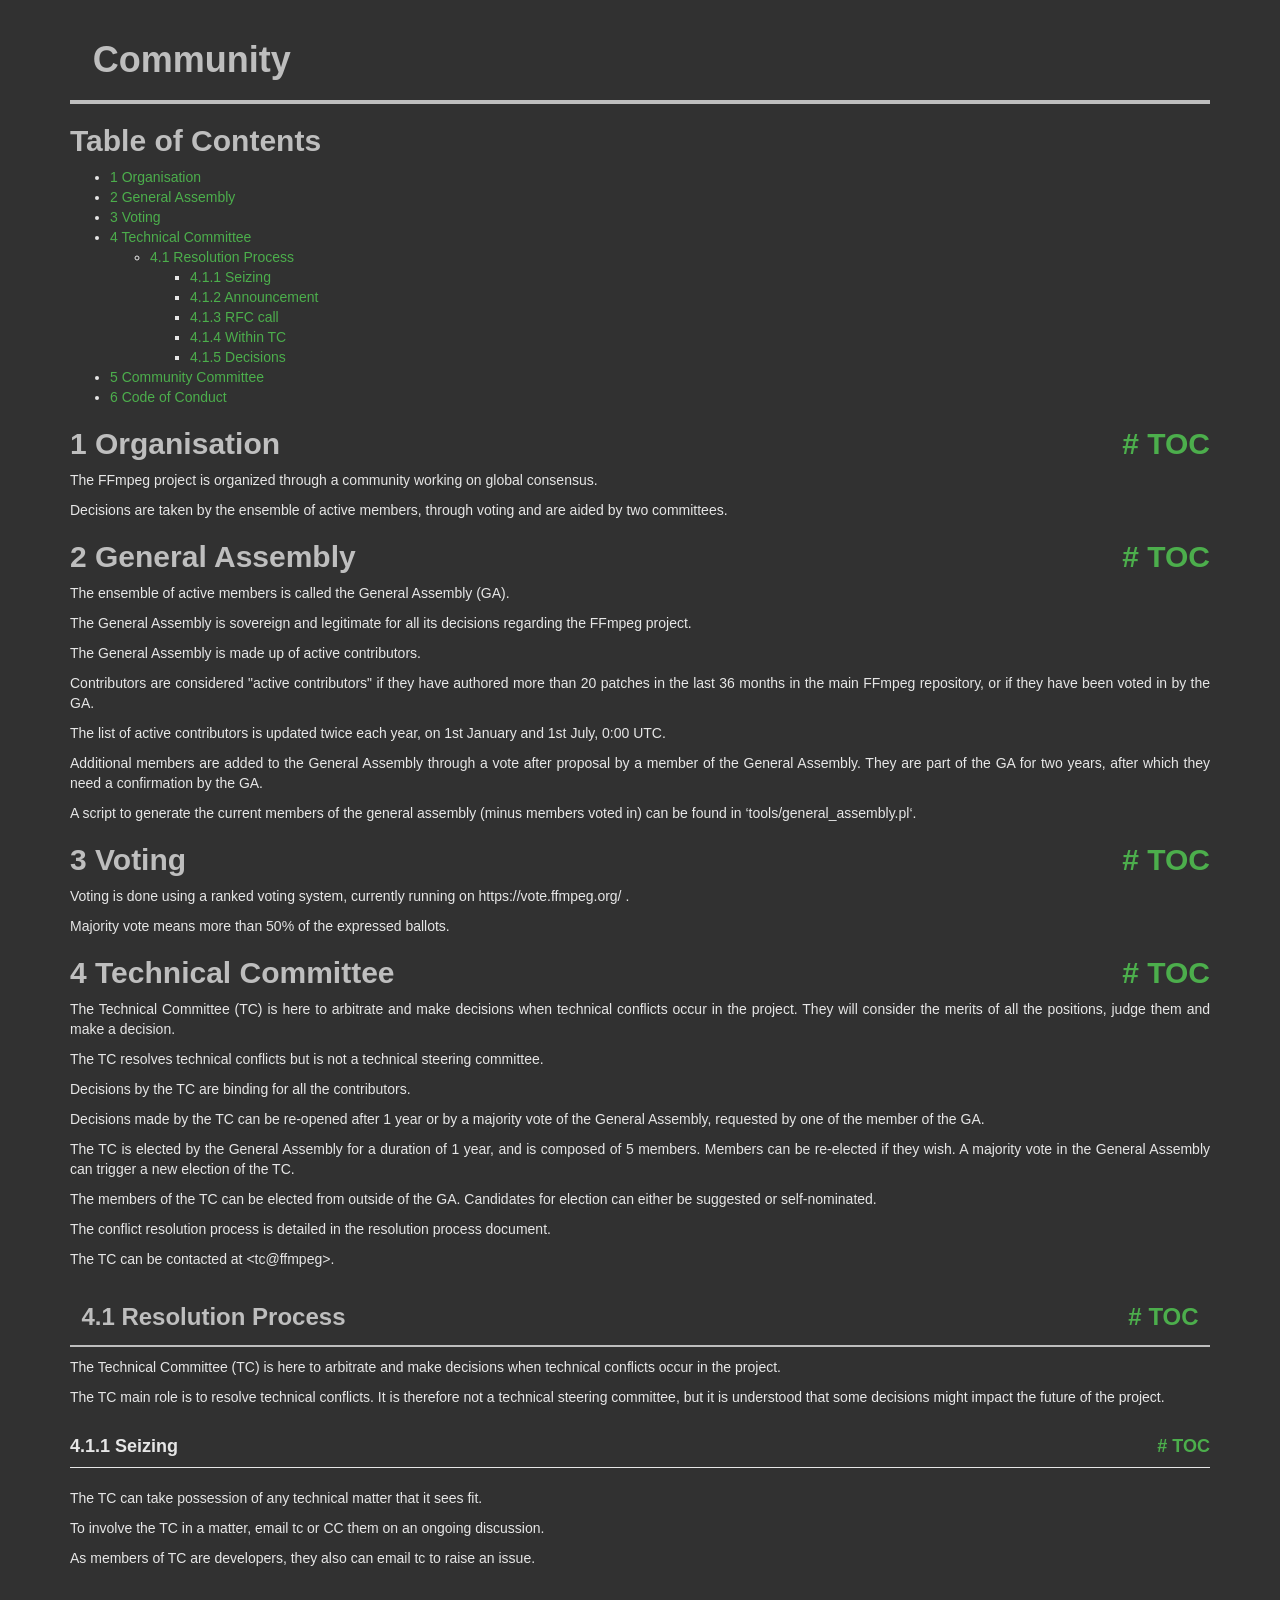
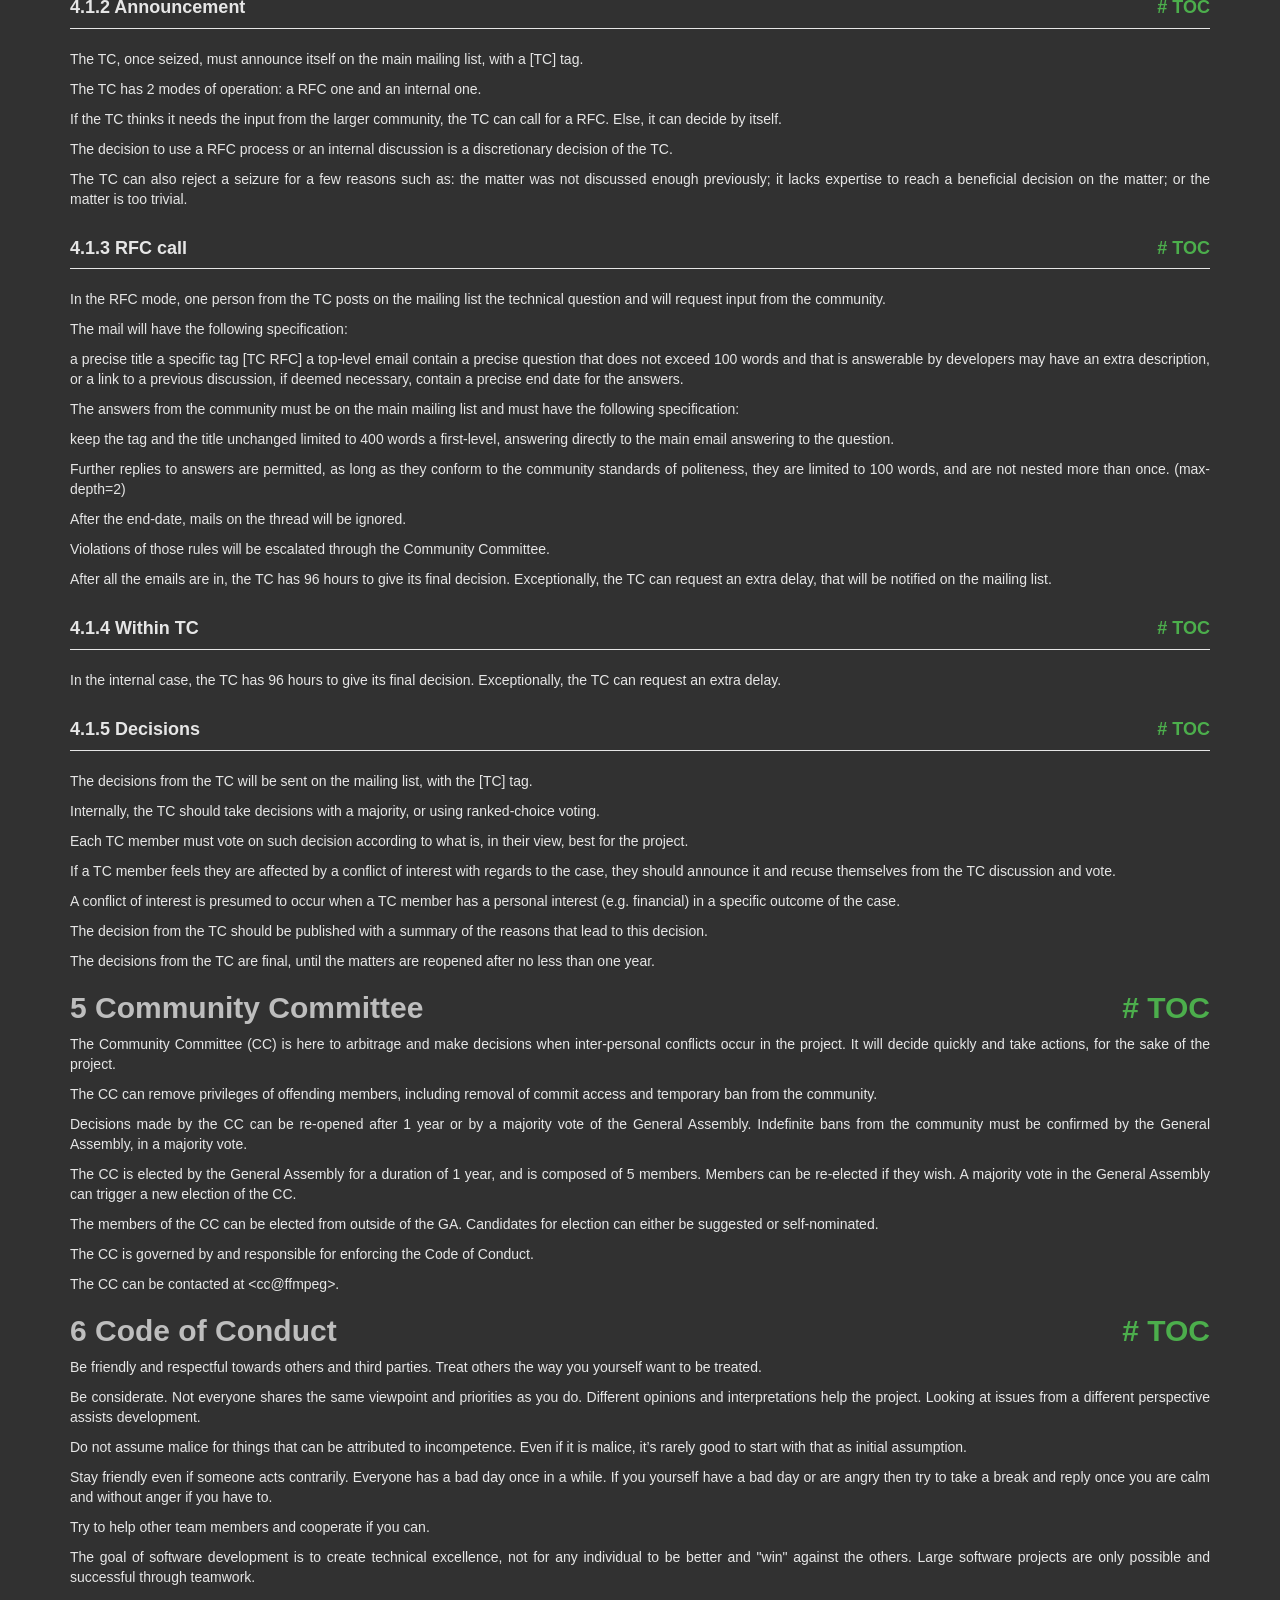
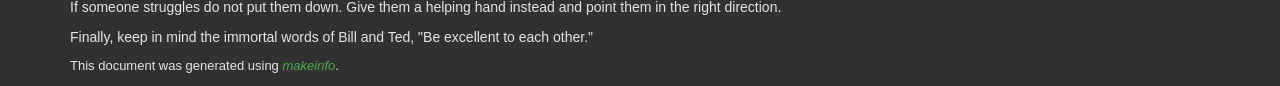
<file: tools/ffmpeg/doc/community.html>
<!DOCTYPE html PUBLIC "-//W3C//DTD HTML 4.01 Transitional//EN" "http://www.w3.org/TR/html4/loose.dtd">
<html>
<!-- Created by , GNU Texinfo 7.1.1 -->
  <head>
    <meta charset="utf-8">
    <title>
      Community
    </title>
    <meta name="viewport" content="width=device-width,initial-scale=1.0">
    <link rel="stylesheet" type="text/css" href="bootstrap.min.css">
    <link rel="stylesheet" type="text/css" href="style.min.css">
  </head>
  <body>
    <div class="container">
      <h1>
      Community
      </h1>


<a name="SEC_Top"></a>

<div class="element-contents" id="SEC_Contents">
<h2 class="contents-heading">Table of Contents</h2>

<div class="contents">

<ul class="toc-numbered-mark">
  <li><a id="toc-Organisation-1" href="#Organisation-1">1 Organisation</a></li>
  <li><a id="toc-General-Assembly-1" href="#General-Assembly-1">2 General Assembly</a></li>
  <li><a id="toc-Voting-1" href="#Voting-1">3 Voting</a></li>
  <li><a id="toc-Technical-Committee-1" href="#Technical-Committee-1">4 Technical Committee</a>
  <ul class="toc-numbered-mark">
    <li><a id="toc-Resolution-Process-1" href="#Resolution-Process-1">4.1 Resolution Process</a>
    <ul class="toc-numbered-mark">
      <li><a id="toc-Seizing" href="#Seizing">4.1.1 Seizing</a></li>
      <li><a id="toc-Announcement" href="#Announcement">4.1.2 Announcement</a></li>
      <li><a id="toc-RFC-call" href="#RFC-call">4.1.3 RFC call</a></li>
      <li><a id="toc-Within-TC" href="#Within-TC">4.1.4 Within TC</a></li>
      <li><a id="toc-Decisions" href="#Decisions">4.1.5 Decisions</a></li>
    </ul></li>
  </ul></li>
  <li><a id="toc-Community-Committee-1" href="#Community-Committee-1">5 Community Committee</a></li>
  <li><a id="toc-Code-of-Conduct-1" href="#Code-of-Conduct-1">6 Code of Conduct</a></li>
</ul>
</div>
</div>

<a class="anchor" id="Organisation"></a><a name="Organisation-1"></a>
<h2 class="chapter">1 Organisation<span class="pull-right"><a class="anchor hidden-xs" href="#Organisation-1" aria-hidden="true">#</a> <a class="anchor hidden-xs"href="#toc-Organisation-1" aria-hidden="true">TOC</a></span></h2>

<p>The FFmpeg project is organized through a community working on global consensus.
</p>
<p>Decisions are taken by the ensemble of active members, through voting and are aided by two committees.
</p>
<a class="anchor" id="General-Assembly"></a><a name="General-Assembly-1"></a>
<h2 class="chapter">2 General Assembly<span class="pull-right"><a class="anchor hidden-xs" href="#General-Assembly-1" aria-hidden="true">#</a> <a class="anchor hidden-xs"href="#toc-General-Assembly-1" aria-hidden="true">TOC</a></span></h2>

<p>The ensemble of active members is called the General Assembly (GA).
</p>
<p>The General Assembly is sovereign and legitimate for all its decisions regarding the FFmpeg project.
</p>
<p>The General Assembly is made up of active contributors.
</p>
<p>Contributors are considered &quot;active contributors&quot; if they have authored more than 20 patches in the last 36 months in the main FFmpeg repository, or if they have been voted in by the GA.
</p>
<p>The list of active contributors is updated twice each year, on 1st January and 1st July, 0:00 UTC.
</p>
<p>Additional members are added to the General Assembly through a vote after proposal by a member of the General Assembly. They are part of the GA for two years, after which they need a confirmation by the GA.
</p>
<p>A script to generate the current members of the general assembly (minus members voted in) can be found in &lsquo;tools/general_assembly.pl&lsquo;.
</p>
<a class="anchor" id="Voting"></a><a name="Voting-1"></a>
<h2 class="chapter">3 Voting<span class="pull-right"><a class="anchor hidden-xs" href="#Voting-1" aria-hidden="true">#</a> <a class="anchor hidden-xs"href="#toc-Voting-1" aria-hidden="true">TOC</a></span></h2>

<p>Voting is done using a ranked voting system, currently running on https://vote.ffmpeg.org/ .
</p>
<p>Majority vote means more than 50% of the expressed ballots.
</p>
<a class="anchor" id="Technical-Committee"></a><a name="Technical-Committee-1"></a>
<h2 class="chapter">4 Technical Committee<span class="pull-right"><a class="anchor hidden-xs" href="#Technical-Committee-1" aria-hidden="true">#</a> <a class="anchor hidden-xs"href="#toc-Technical-Committee-1" aria-hidden="true">TOC</a></span></h2>

<p>The Technical Committee (TC) is here to arbitrate and make decisions when technical conflicts occur in the project. They will consider the merits of all the positions, judge them and make a decision.
</p>
<p>The TC resolves technical conflicts but is not a technical steering committee.
</p>
<p>Decisions by the TC are binding for all the contributors.
</p>
<p>Decisions made by the TC can be re-opened after 1 year or by a majority vote of the General Assembly, requested by one of the member of the GA.
</p>
<p>The TC is elected by the General Assembly for a duration of 1 year, and is composed of 5 members. Members can be re-elected if they wish. A majority vote in the General Assembly can trigger a new election of the TC.
</p>
<p>The members of the TC can be elected from outside of the GA. Candidates for election can either be suggested or self-nominated.
</p>
<p>The conflict resolution process is detailed in the resolution process document.
</p>
<p>The TC can be contacted at &lt;tc@ffmpeg&gt;.
</p>
<a class="anchor" id="Resolution-Process"></a><a name="Resolution-Process-1"></a>
<h3 class="section">4.1 Resolution Process<span class="pull-right"><a class="anchor hidden-xs" href="#Resolution-Process-1" aria-hidden="true">#</a> <a class="anchor hidden-xs"href="#toc-Resolution-Process-1" aria-hidden="true">TOC</a></span></h3>

<p>The Technical Committee (TC) is here to arbitrate and make decisions when technical conflicts occur in the project.
</p>
<p>The TC main role is to resolve technical conflicts. It is therefore not a technical steering committee, but it is understood that some decisions might impact the future of the project.
</p>
<a name="Seizing"></a>
<h4 class="subsection">4.1.1 Seizing<span class="pull-right"><a class="anchor hidden-xs" href="#Seizing" aria-hidden="true">#</a> <a class="anchor hidden-xs"href="#toc-Seizing" aria-hidden="true">TOC</a></span></h4>

<p>The TC can take possession of any technical matter that it sees fit.
</p>
<p>To involve the TC in a matter, email tc&nbsp;or CC them on an ongoing discussion.
</p>
<p>As members of TC are developers, they also can email tc&nbsp;to raise an issue.
</p><a name="Announcement"></a>
<h4 class="subsection">4.1.2 Announcement<span class="pull-right"><a class="anchor hidden-xs" href="#Announcement" aria-hidden="true">#</a> <a class="anchor hidden-xs"href="#toc-Announcement" aria-hidden="true">TOC</a></span></h4>

<p>The TC, once seized, must announce itself on the main mailing list, with a [TC] tag.
</p>
<p>The TC has 2 modes of operation: a RFC one and an internal one.
</p>
<p>If the TC thinks it needs the input from the larger community, the TC can call for a RFC. Else, it can decide by itself.
</p>
<p>The decision to use a RFC process or an internal discussion is a discretionary decision of the TC.
</p>
<p>The TC can also reject a seizure for a few reasons such as: the matter was not discussed enough previously; it lacks expertise to reach a beneficial decision on the matter; or the matter is too trivial.
</p><a name="RFC-call"></a>
<h4 class="subsection">4.1.3 RFC call<span class="pull-right"><a class="anchor hidden-xs" href="#RFC-call" aria-hidden="true">#</a> <a class="anchor hidden-xs"href="#toc-RFC-call" aria-hidden="true">TOC</a></span></h4>

<p>In the RFC mode, one person from the TC posts on the mailing list the technical question and will request input from the community.
</p>
<p>The mail will have the following specification:
</p>
<p>a precise title
    a specific tag [TC RFC]
    a top-level email
    contain a precise question that does not exceed 100 words and that is answerable by developers
    may have an extra description, or a link to a previous discussion, if deemed necessary,
    contain a precise end date for the answers.
</p>
<p>The answers from the community must be on the main mailing list and must have the following specification:
</p>
<p>keep the tag and the title unchanged
    limited to 400 words
    a first-level, answering directly to the main email
    answering to the question.
</p>
<p>Further replies to answers are permitted, as long as they conform to the community standards of politeness, they are limited to 100 words, and are not nested more than once. (max-depth=2)
</p>
<p>After the end-date, mails on the thread will be ignored.
</p>
<p>Violations of those rules will be escalated through the Community Committee.
</p>
<p>After all the emails are in, the TC has 96 hours to give its final decision. Exceptionally, the TC can request an extra delay, that will be notified on the mailing list.
</p><a name="Within-TC"></a>
<h4 class="subsection">4.1.4 Within TC<span class="pull-right"><a class="anchor hidden-xs" href="#Within-TC" aria-hidden="true">#</a> <a class="anchor hidden-xs"href="#toc-Within-TC" aria-hidden="true">TOC</a></span></h4>

<p>In the internal case, the TC has 96 hours to give its final decision. Exceptionally, the TC can request an extra delay.
</p><a name="Decisions"></a>
<h4 class="subsection">4.1.5 Decisions<span class="pull-right"><a class="anchor hidden-xs" href="#Decisions" aria-hidden="true">#</a> <a class="anchor hidden-xs"href="#toc-Decisions" aria-hidden="true">TOC</a></span></h4>

<p>The decisions from the TC will be sent on the mailing list, with the [TC] tag.
</p>
<p>Internally, the TC should take decisions with a majority, or using ranked-choice voting.
</p>
<p>Each TC member must vote on such decision according to what is, in their view, best for the project.
</p>
<p>If a TC member feels they are affected by a conflict of interest with regards to the case, they should announce it and recuse themselves from the TC
discussion and vote.
</p>
<p>A conflict of interest is presumed to occur when a TC member has a personal interest (e.g. financial) in a specific outcome of the case.
</p>
<p>The decision from the TC should be published with a summary of the reasons that lead to this decision.
</p>
<p>The decisions from the TC are final, until the matters are reopened after no less than one year.
</p>
<a class="anchor" id="Community-Committee"></a><a name="Community-Committee-1"></a>
<h2 class="chapter">5 Community Committee<span class="pull-right"><a class="anchor hidden-xs" href="#Community-Committee-1" aria-hidden="true">#</a> <a class="anchor hidden-xs"href="#toc-Community-Committee-1" aria-hidden="true">TOC</a></span></h2>

<p>The Community Committee (CC) is here to arbitrage and make decisions when inter-personal conflicts occur in the project. It will decide quickly and take actions, for the sake of the project.
</p>
<p>The CC can remove privileges of offending members, including removal of commit access and temporary ban from the community.
</p>
<p>Decisions made by the CC can be re-opened after 1 year or by a majority vote of the General Assembly. Indefinite bans from the community must be confirmed by the General Assembly, in a majority vote.
</p>
<p>The CC is elected by the General Assembly for a duration of 1 year, and is composed of 5 members. Members can be re-elected if they wish. A majority vote in the General Assembly can trigger a new election of the CC.
</p>
<p>The members of the CC can be elected from outside of the GA. Candidates for election can either be suggested or self-nominated.
</p>
<p>The CC is governed by and responsible for enforcing the Code of Conduct.
</p>
<p>The CC can be contacted at &lt;cc@ffmpeg&gt;.
</p>
<a class="anchor" id="Code-of-Conduct"></a><a name="Code-of-Conduct-1"></a>
<h2 class="chapter">6 Code of Conduct<span class="pull-right"><a class="anchor hidden-xs" href="#Code-of-Conduct-1" aria-hidden="true">#</a> <a class="anchor hidden-xs"href="#toc-Code-of-Conduct-1" aria-hidden="true">TOC</a></span></h2>

<p>Be friendly and respectful towards others and third parties.
Treat others the way you yourself want to be treated.
</p>
<p>Be considerate. Not everyone shares the same viewpoint and priorities as you do.
Different opinions and interpretations help the project.
Looking at issues from a different perspective assists development.
</p>
<p>Do not assume malice for things that can be attributed to incompetence. Even if
it is malice, it&rsquo;s rarely good to start with that as initial assumption.
</p>
<p>Stay friendly even if someone acts contrarily. Everyone has a bad day
once in a while.
If you yourself have a bad day or are angry then try to take a break and reply
once you are calm and without anger if you have to.
</p>
<p>Try to help other team members and cooperate if you can.
</p>
<p>The goal of software development is to create technical excellence, not for any
individual to be better and &quot;win&quot; against the others. Large software projects
are only possible and successful through teamwork.
</p>
<p>If someone struggles do not put them down. Give them a helping hand
instead and point them in the right direction.
</p>
<p>Finally, keep in mind the immortal words of Bill and Ted,
&quot;Be excellent to each other.&quot;
</p>
      <p style="font-size: small;">
        This document was generated using <a class="uref" href="https://www.gnu.org/software/texinfo/"><em class="emph">makeinfo</em></a>.
      </p>
    </div>
  </body>
</html>
</file>
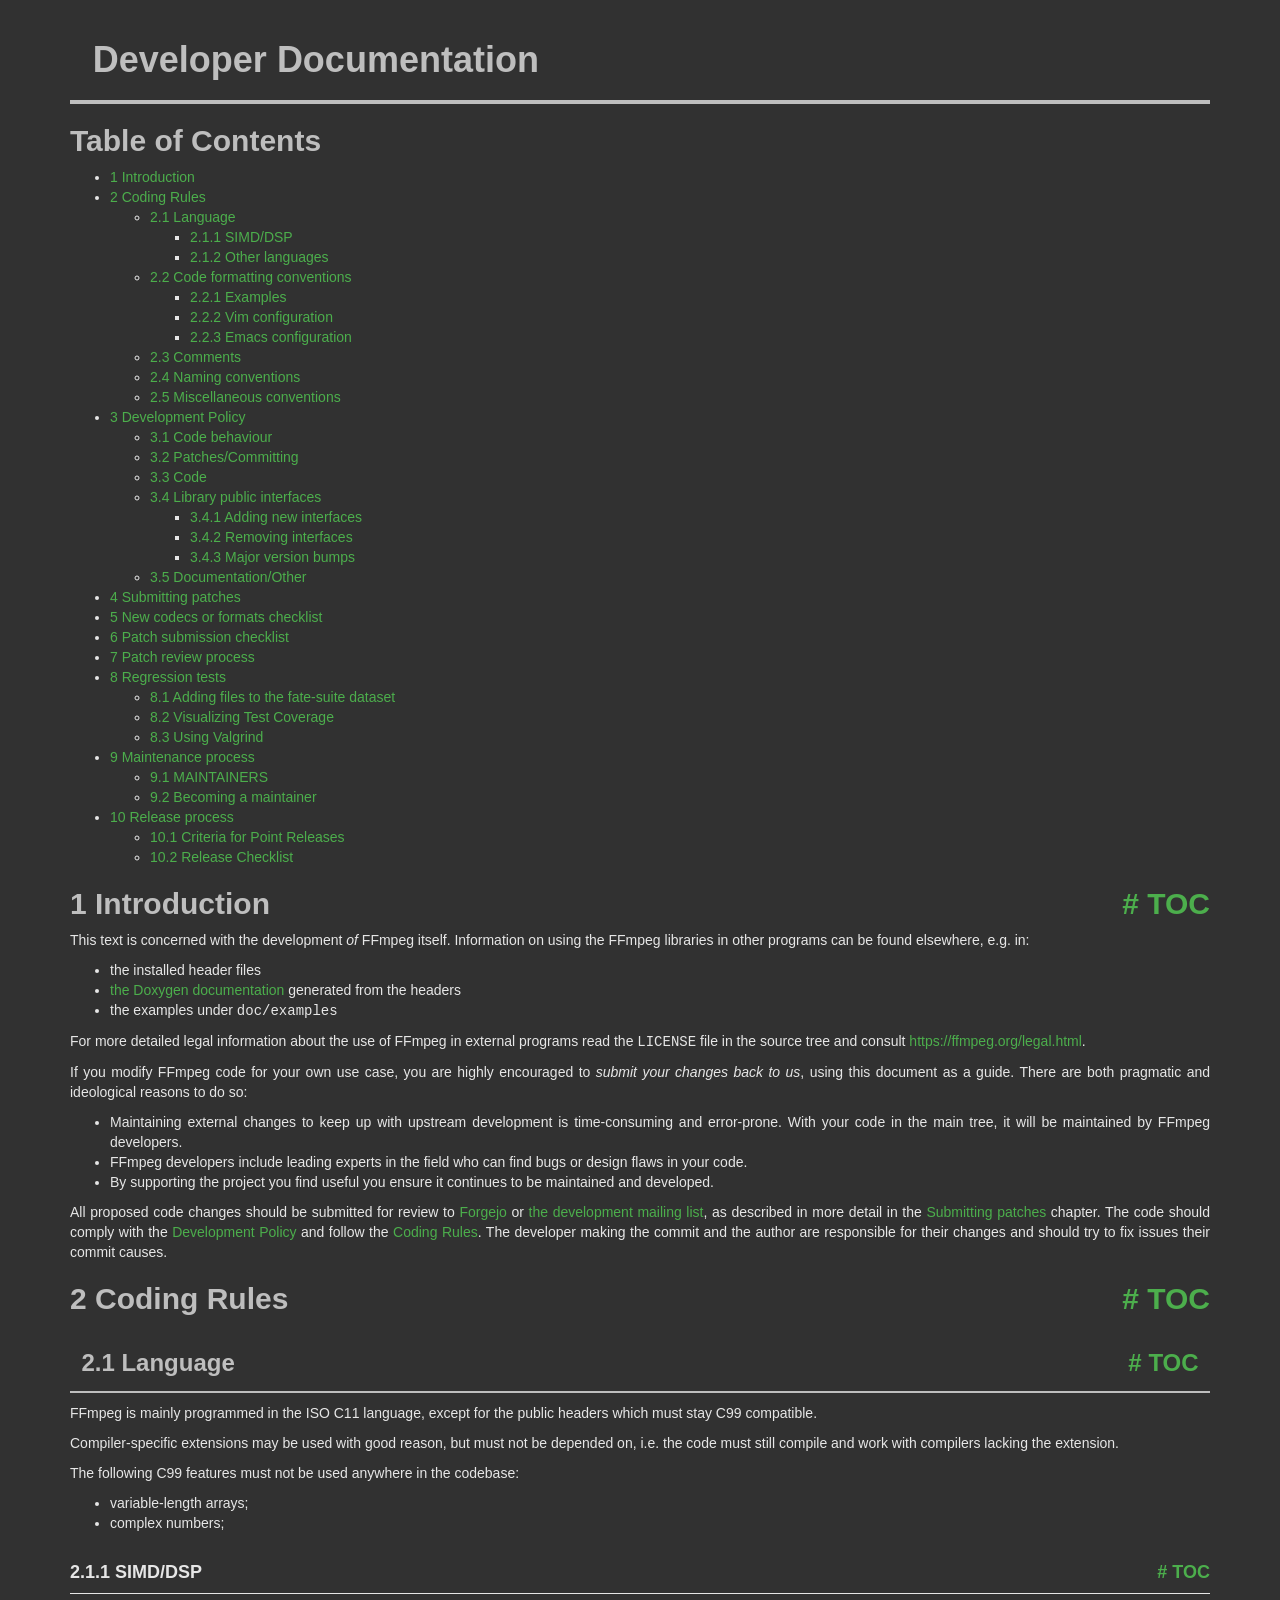
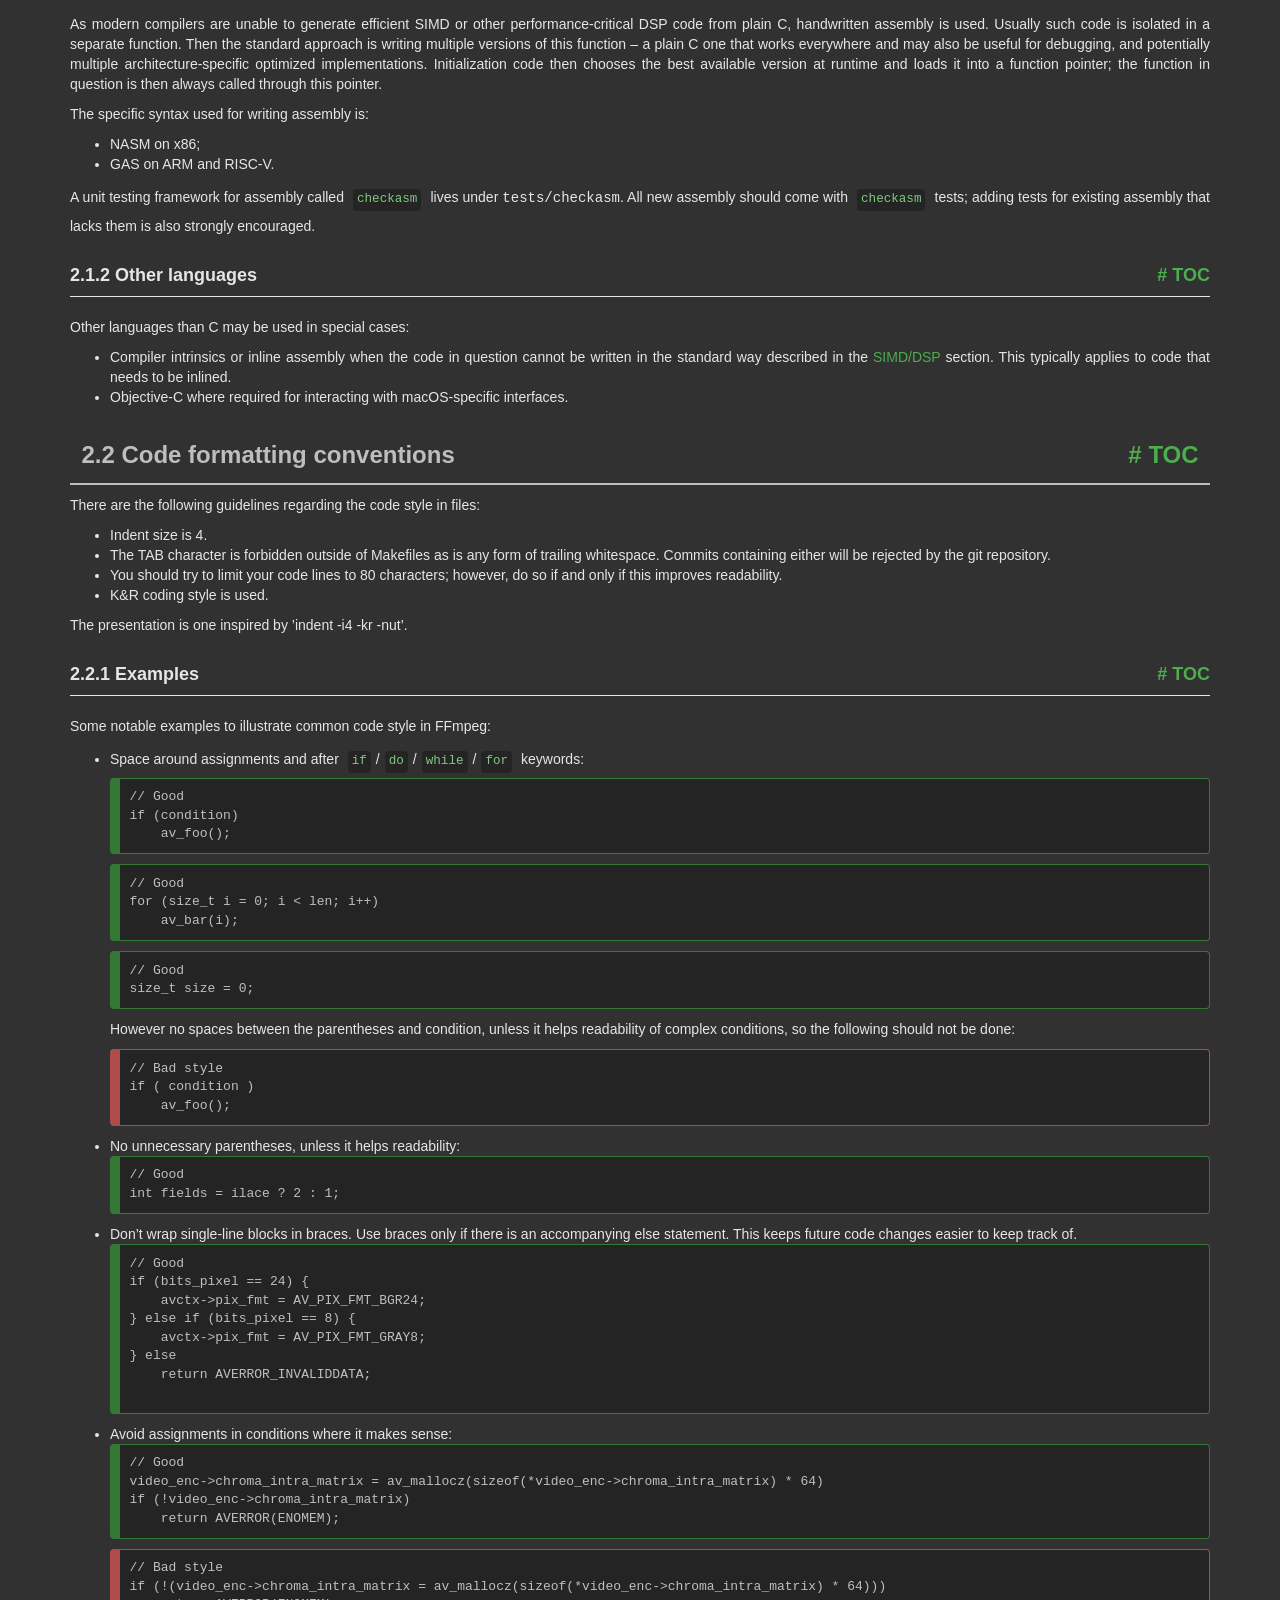
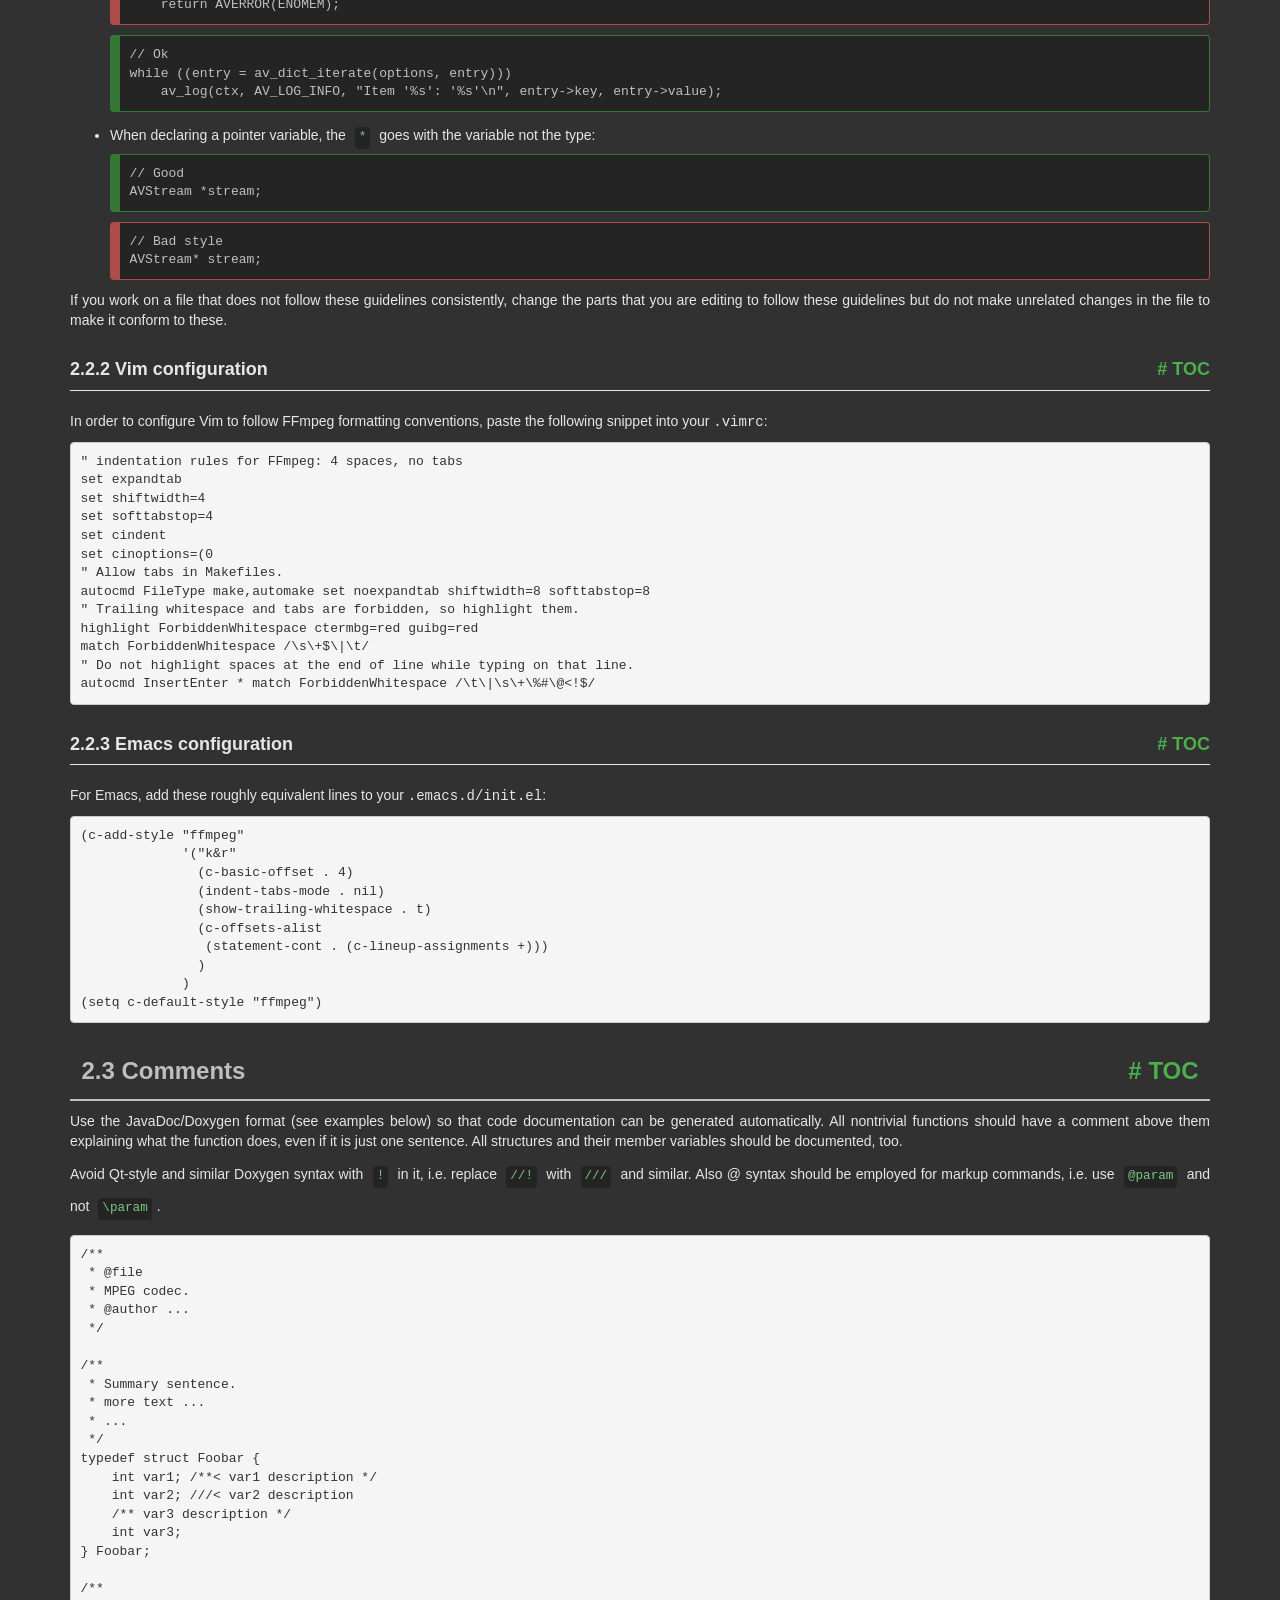
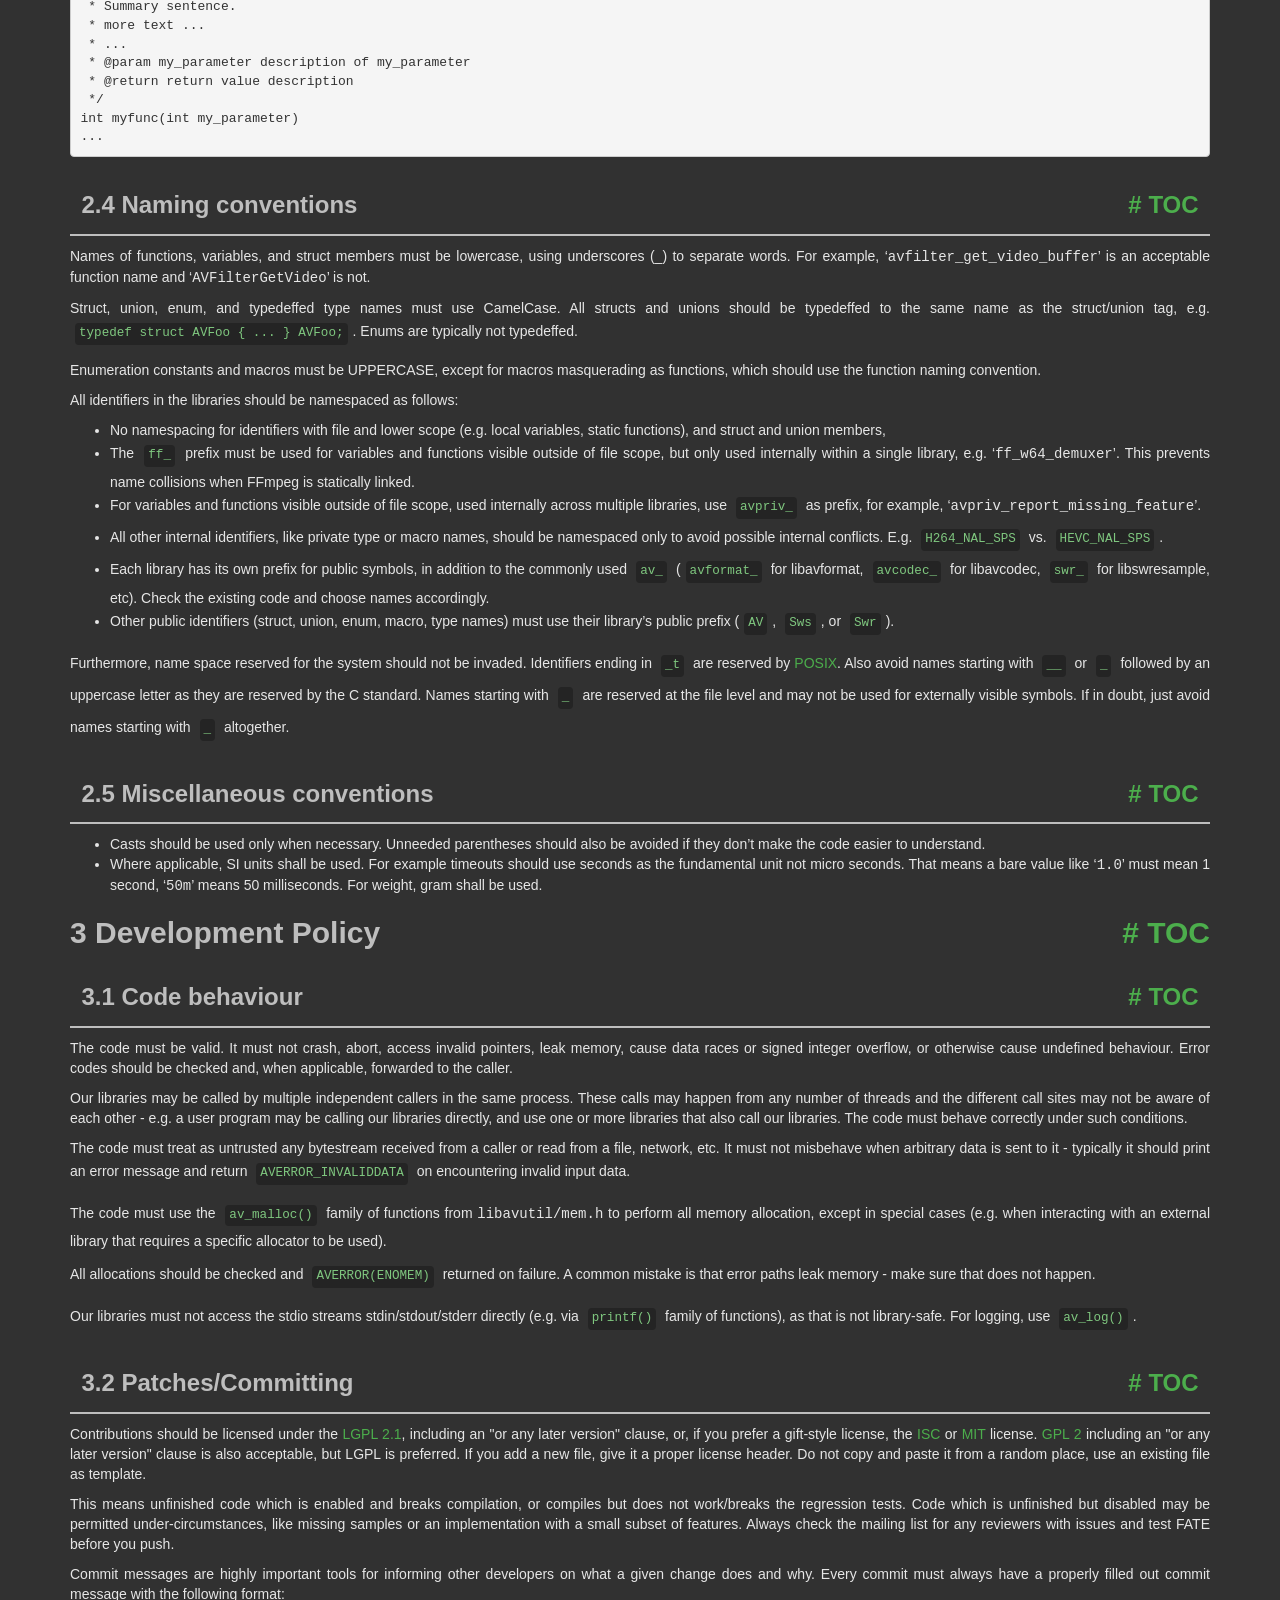
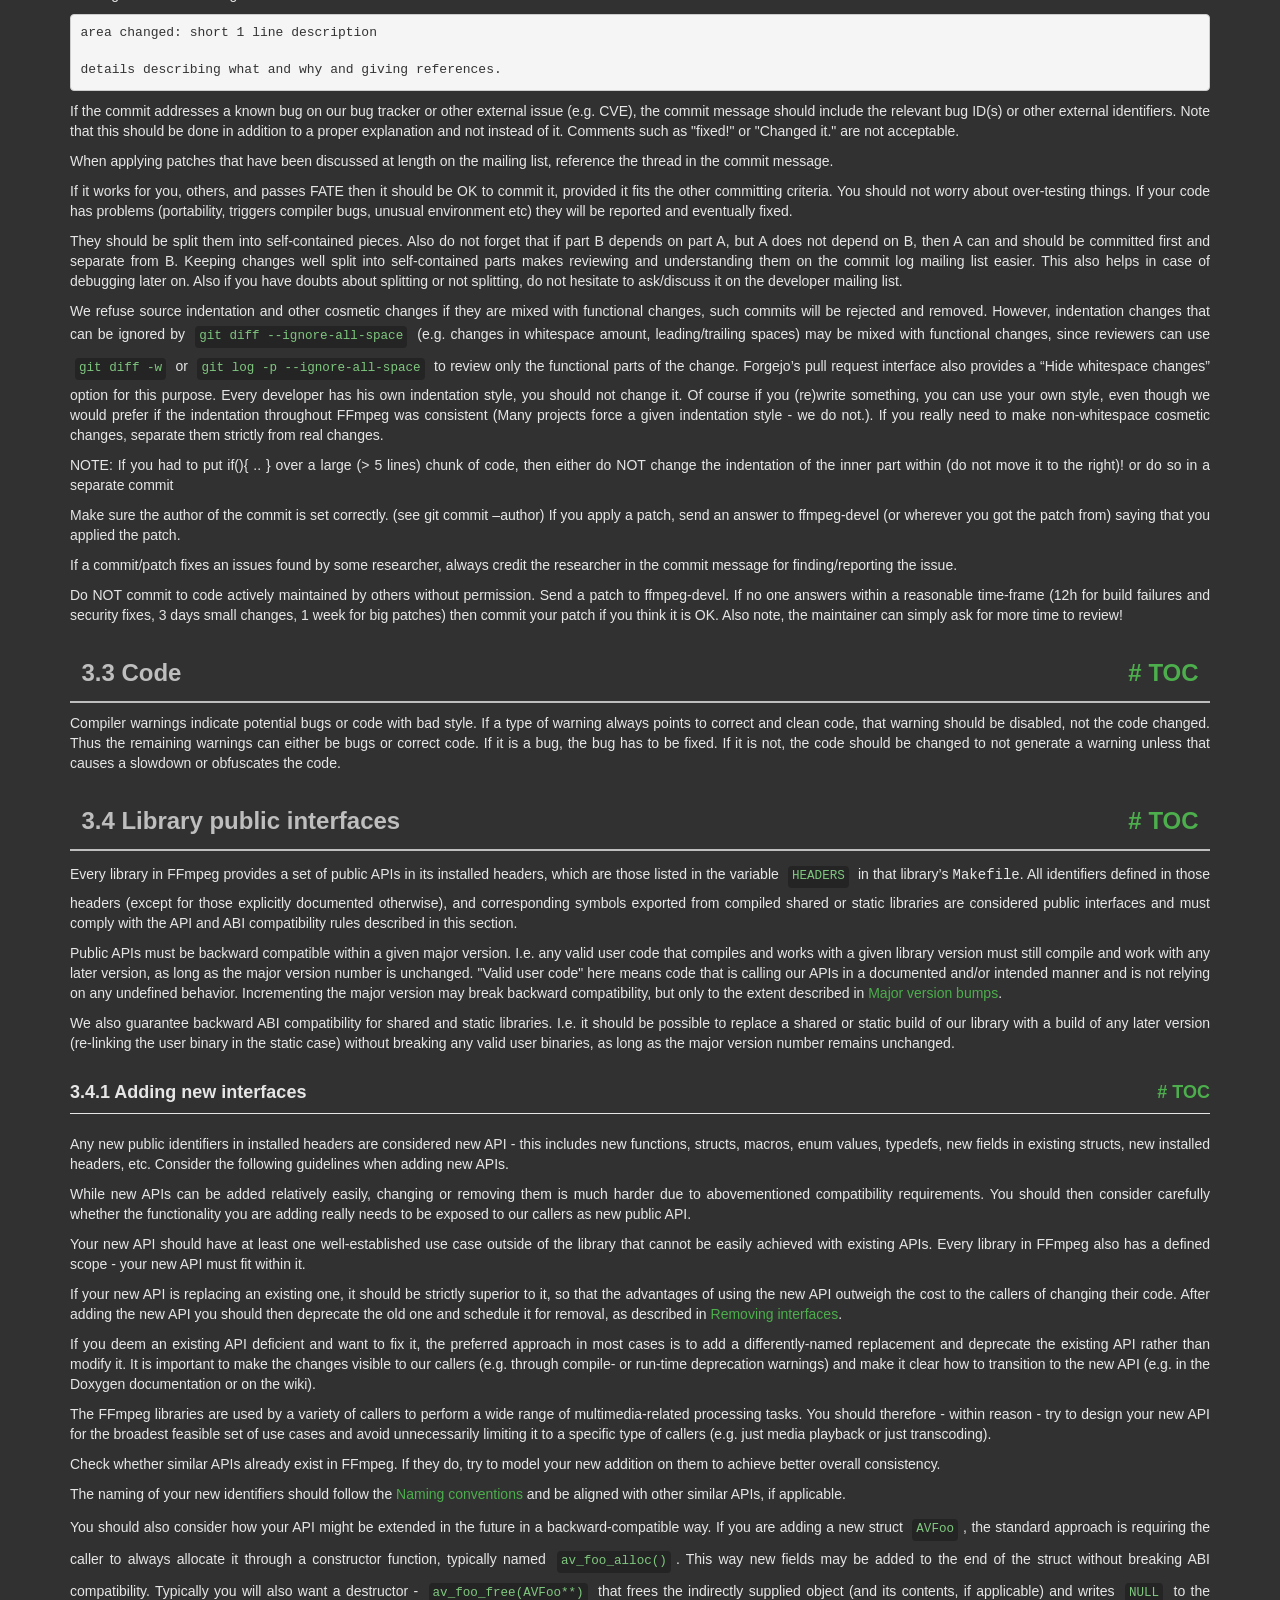
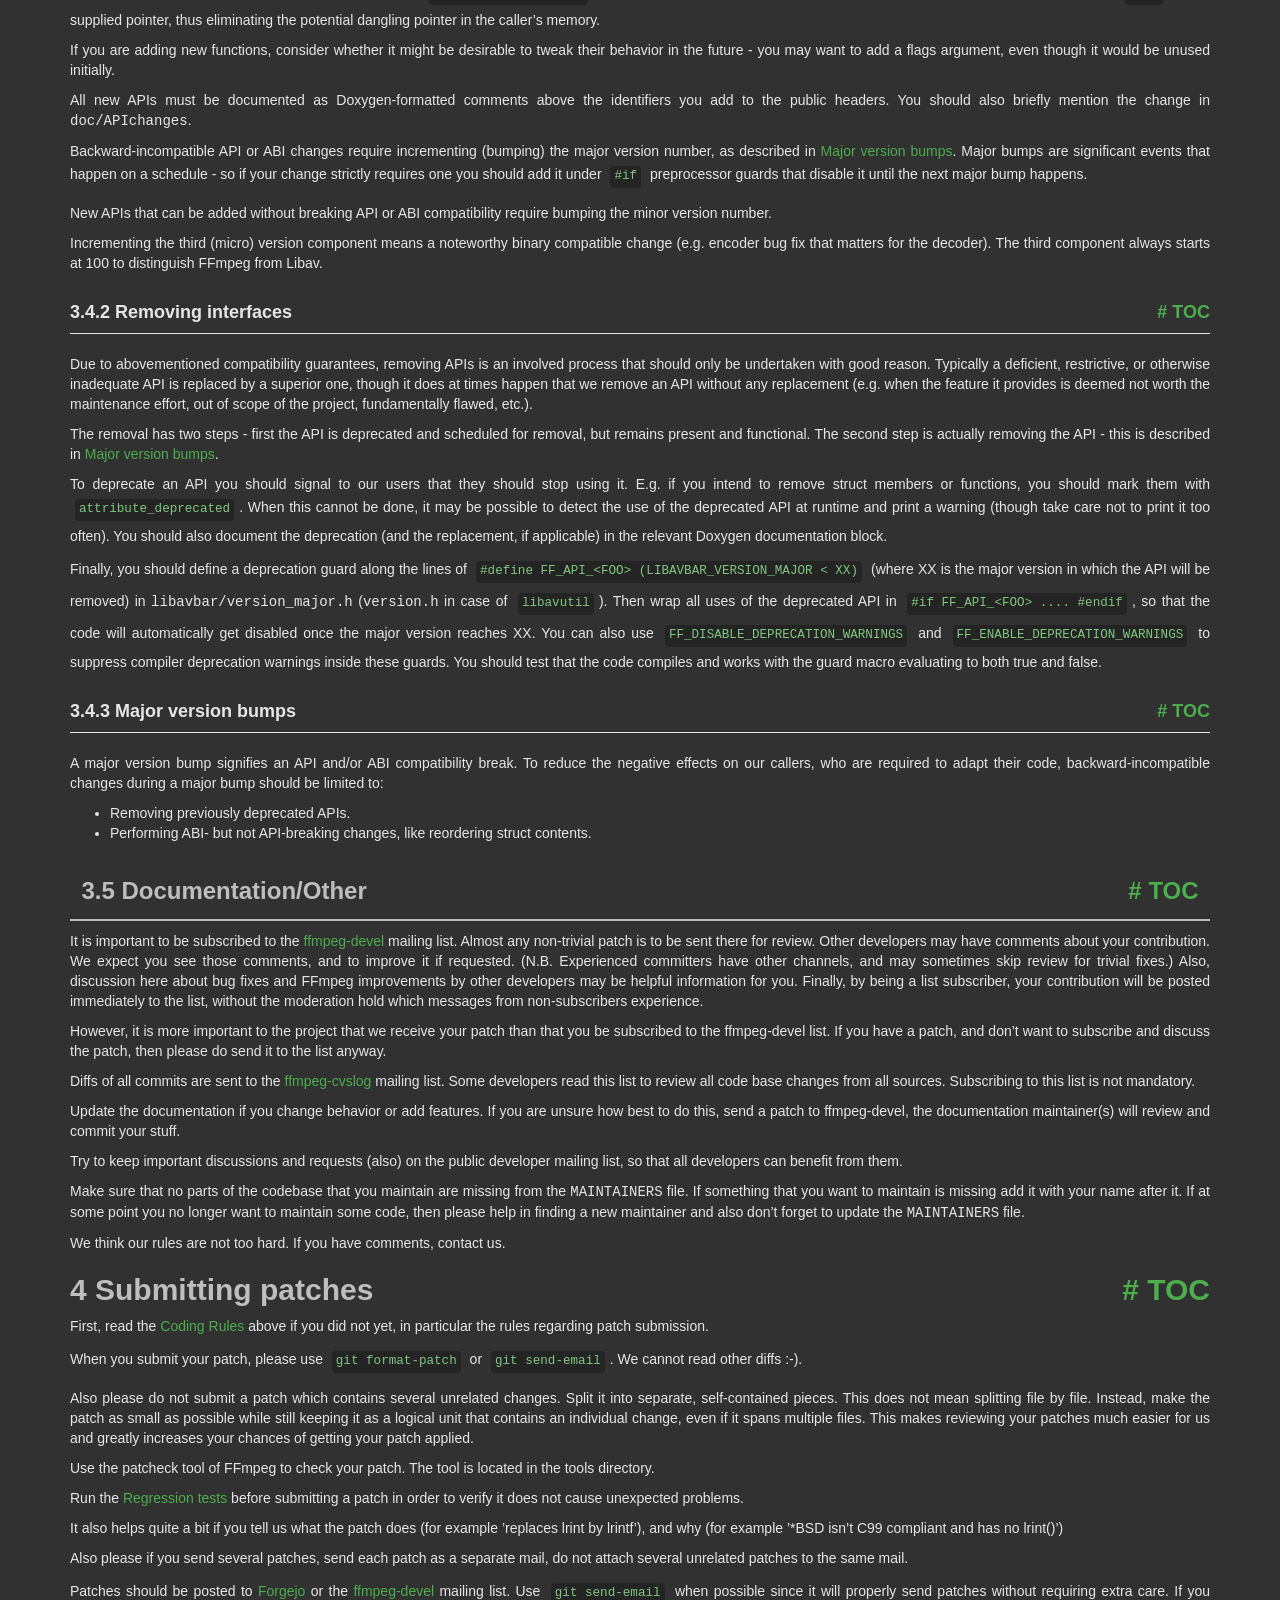
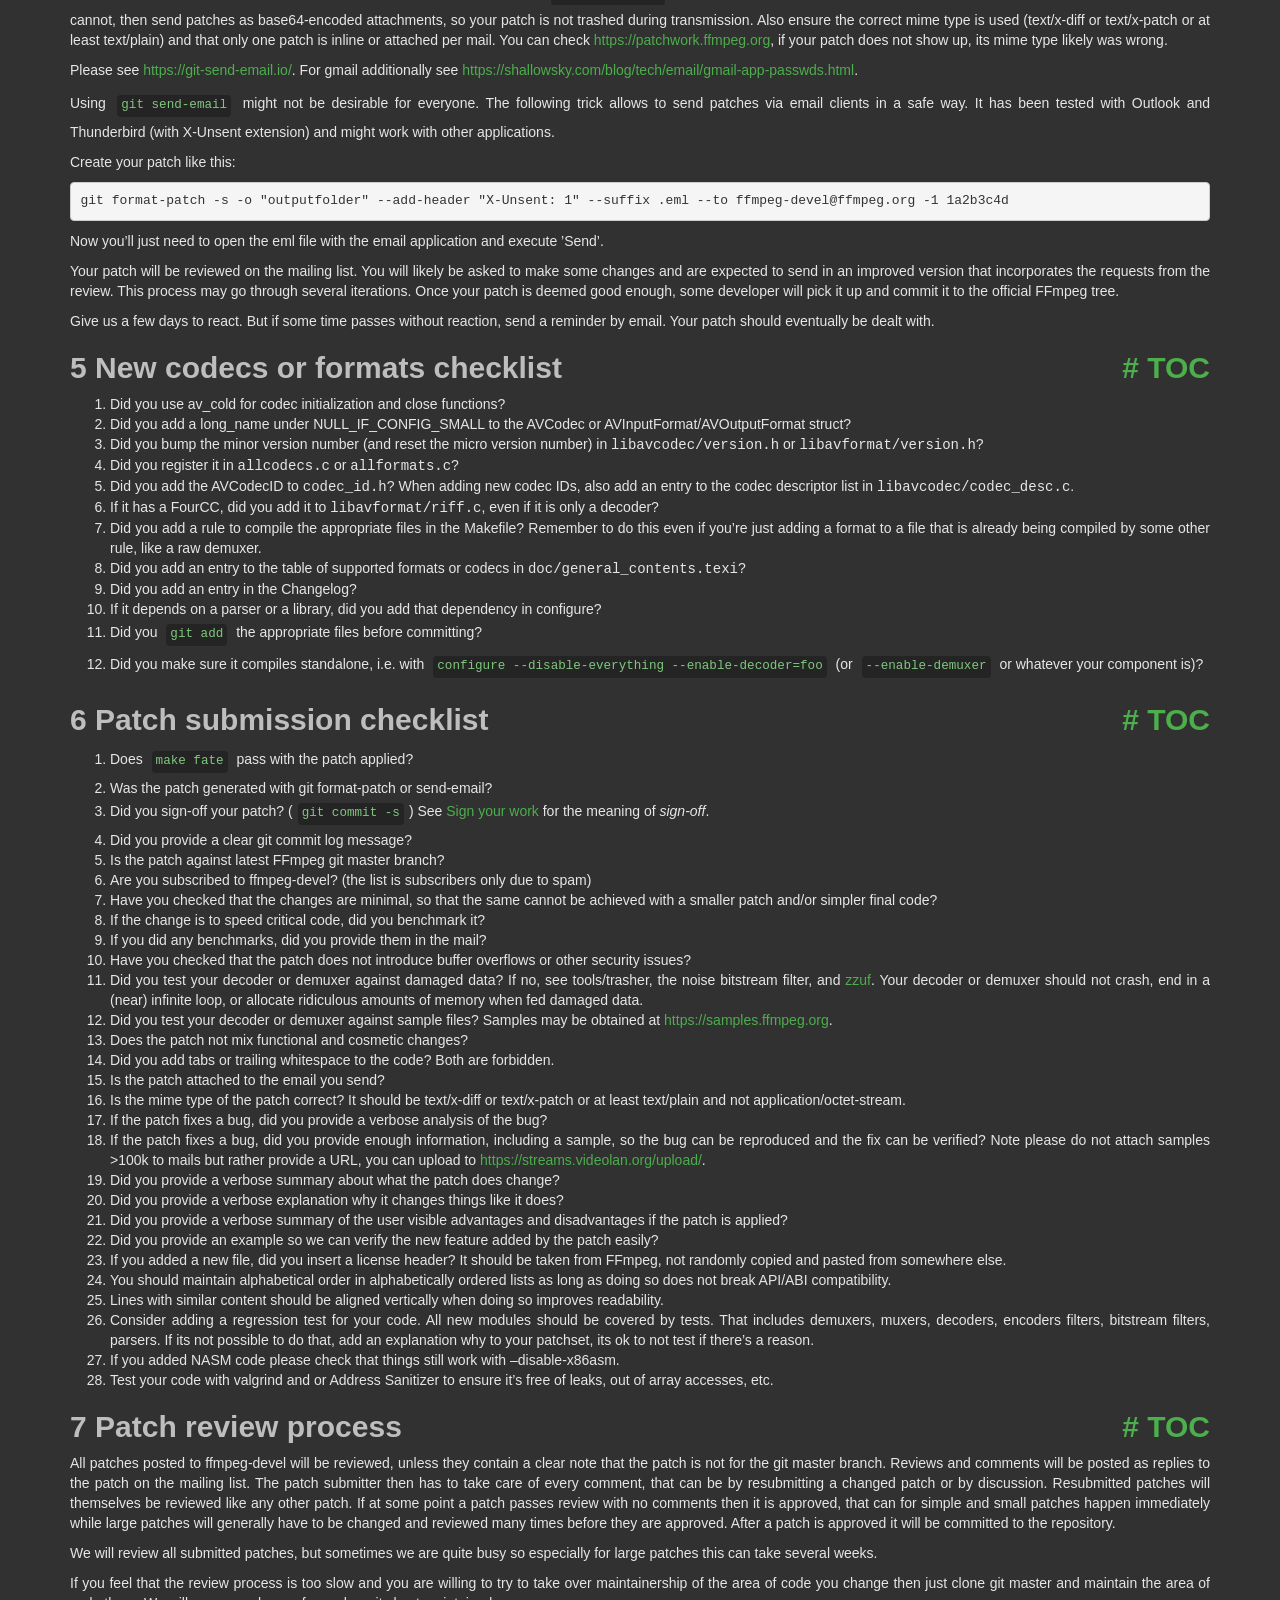
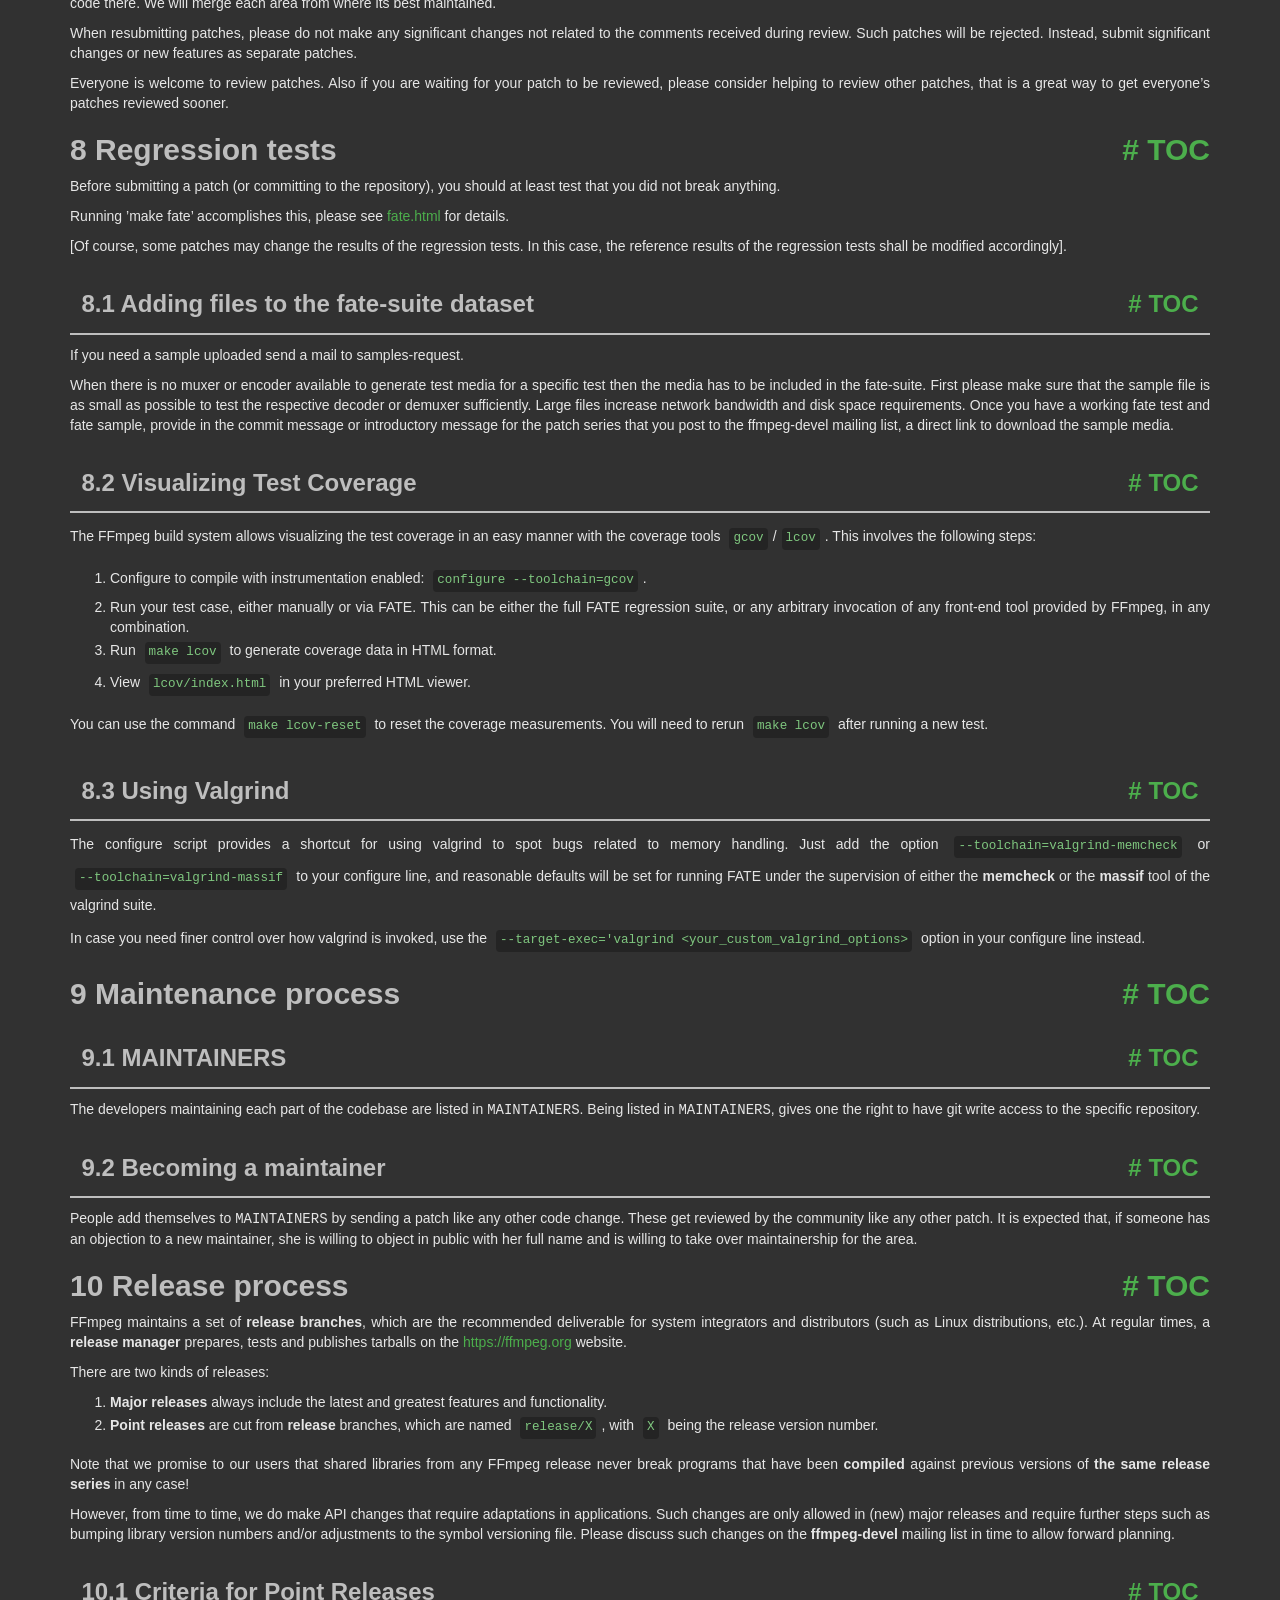
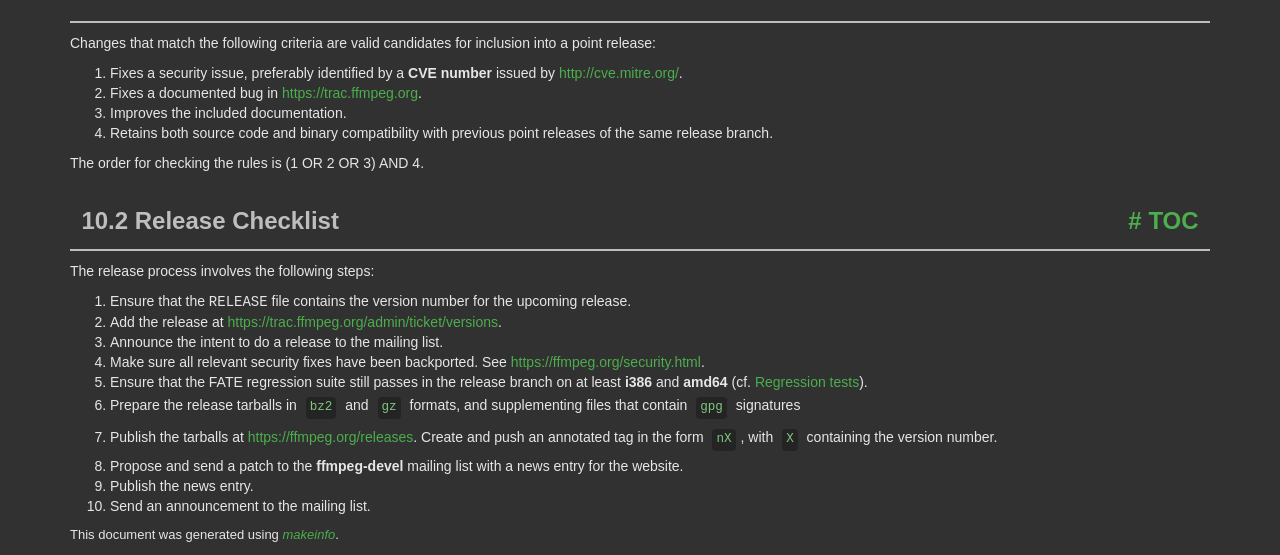
<file: tools/ffmpeg/doc/developer.html>
<!DOCTYPE html PUBLIC "-//W3C//DTD HTML 4.01 Transitional//EN" "http://www.w3.org/TR/html4/loose.dtd">
<html>
<!-- Created by , GNU Texinfo 7.1.1 -->
  <head>
    <meta charset="utf-8">
    <title>
      Developer Documentation
    </title>
    <meta name="viewport" content="width=device-width,initial-scale=1.0">
    <link rel="stylesheet" type="text/css" href="bootstrap.min.css">
    <link rel="stylesheet" type="text/css" href="style.min.css">
  </head>
  <body>
    <div class="container">
      <h1>
      Developer Documentation
      </h1>


<a name="SEC_Top"></a>

<div class="element-contents" id="SEC_Contents">
<h2 class="contents-heading">Table of Contents</h2>

<div class="contents">

<ul class="toc-numbered-mark">
  <li><a id="toc-Introduction" href="#Introduction">1 Introduction</a></li>
  <li><a id="toc-Coding-Rules-1" href="#Coding-Rules-1">2 Coding Rules</a>
  <ul class="toc-numbered-mark">
    <li><a id="toc-Language" href="#Language">2.1 Language</a>
    <ul class="toc-numbered-mark">
      <li><a id="toc-SIMD_002fDSP-1" href="#SIMD_002fDSP-1">2.1.1 SIMD/DSP</a></li>
      <li><a id="toc-Other-languages" href="#Other-languages">2.1.2 Other languages</a></li>
    </ul></li>
    <li><a id="toc-Code-formatting-conventions" href="#Code-formatting-conventions">2.2 Code formatting conventions</a>
    <ul class="toc-numbered-mark">
      <li><a id="toc-Examples" href="#Examples">2.2.1 Examples</a></li>
      <li><a id="toc-Vim-configuration" href="#Vim-configuration">2.2.2 Vim configuration</a></li>
      <li><a id="toc-Emacs-configuration" href="#Emacs-configuration">2.2.3 Emacs configuration</a></li>
    </ul></li>
    <li><a id="toc-Comments" href="#Comments">2.3 Comments</a></li>
    <li><a id="toc-Naming-conventions-1" href="#Naming-conventions-1">2.4 Naming conventions</a></li>
    <li><a id="toc-Miscellaneous-conventions" href="#Miscellaneous-conventions">2.5 Miscellaneous conventions</a></li>
  </ul></li>
  <li><a id="toc-Development-Policy-1" href="#Development-Policy-1">3 Development Policy</a>
  <ul class="toc-numbered-mark">
    <li><a id="toc-Code-behaviour" href="#Code-behaviour">3.1 Code behaviour</a></li>
    <li><a id="toc-Patches_002fCommitting" href="#Patches_002fCommitting">3.2 Patches/Committing</a></li>
    <li><a id="toc-Code" href="#Code">3.3 Code</a></li>
    <li><a id="toc-Library-public-interfaces" href="#Library-public-interfaces">3.4 Library public interfaces</a>
    <ul class="toc-numbered-mark">
      <li><a id="toc-Adding-new-interfaces" href="#Adding-new-interfaces">3.4.1 Adding new interfaces</a></li>
      <li><a id="toc-Removing-interfaces-1" href="#Removing-interfaces-1">3.4.2 Removing interfaces</a></li>
      <li><a id="toc-Major-version-bumps-1" href="#Major-version-bumps-1">3.4.3 Major version bumps</a></li>
    </ul></li>
    <li><a id="toc-Documentation_002fOther" href="#Documentation_002fOther">3.5 Documentation/Other</a></li>
  </ul></li>
  <li><a id="toc-Submitting-patches-1" href="#Submitting-patches-1">4 Submitting patches</a></li>
  <li><a id="toc-New-codecs-or-formats-checklist" href="#New-codecs-or-formats-checklist">5 New codecs or formats checklist</a></li>
  <li><a id="toc-Patch-submission-checklist" href="#Patch-submission-checklist">6 Patch submission checklist</a></li>
  <li><a id="toc-Patch-review-process" href="#Patch-review-process">7 Patch review process</a></li>
  <li><a id="toc-Regression-tests-1" href="#Regression-tests-1">8 Regression tests</a>
  <ul class="toc-numbered-mark">
    <li><a id="toc-Adding-files-to-the-fate_002dsuite-dataset" href="#Adding-files-to-the-fate_002dsuite-dataset">8.1 Adding files to the fate-suite dataset</a></li>
    <li><a id="toc-Visualizing-Test-Coverage" href="#Visualizing-Test-Coverage">8.2 Visualizing Test Coverage</a></li>
    <li><a id="toc-Using-Valgrind" href="#Using-Valgrind">8.3 Using Valgrind</a></li>
  </ul></li>
  <li><a id="toc-Maintenance-process" href="#Maintenance-process">9 Maintenance process</a>
  <ul class="toc-numbered-mark">
    <li><a id="toc-MAINTAINERS-1" href="#MAINTAINERS-1">9.1 MAINTAINERS</a></li>
    <li><a id="toc-Becoming-a-maintainer-1" href="#Becoming-a-maintainer-1">9.2 Becoming a maintainer</a></li>
  </ul></li>
  <li><a id="toc-Release-process-1" href="#Release-process-1">10 Release process</a>
  <ul class="toc-numbered-mark">
    <li><a id="toc-Criteria-for-Point-Releases-1" href="#Criteria-for-Point-Releases-1">10.1 Criteria for Point Releases</a></li>
    <li><a id="toc-Release-Checklist" href="#Release-Checklist">10.2 Release Checklist</a></li>
  </ul></li>
</ul>
</div>
</div>

<a name="Introduction"></a>
<h2 class="chapter">1 Introduction<span class="pull-right"><a class="anchor hidden-xs" href="#Introduction" aria-hidden="true">#</a> <a class="anchor hidden-xs"href="#toc-Introduction" aria-hidden="true">TOC</a></span></h2>

<p>This text is concerned with the development <em class="emph">of</em> FFmpeg itself. Information
on using the FFmpeg libraries in other programs can be found elsewhere, e.g. in:
</p><ul class="itemize mark-bullet">
<li>the installed header files
</li><li><a class="url" href="http://ffmpeg.org/doxygen/trunk/index.html">the Doxygen documentation</a>
generated from the headers
</li><li>the examples under <samp class="file">doc/examples</samp>
</li></ul>

<p>For more detailed legal information about the use of FFmpeg in
external programs read the <samp class="file">LICENSE</samp> file in the source tree and
consult <a class="url" href="https://ffmpeg.org/legal.html">https://ffmpeg.org/legal.html</a>.
</p>
<p>If you modify FFmpeg code for your own use case, you are highly encouraged to
<em class="emph">submit your changes back to us</em>, using this document as a guide. There are
both pragmatic and ideological reasons to do so:
</p><ul class="itemize mark-bullet">
<li>Maintaining external changes to keep up with upstream development is
time-consuming and error-prone. With your code in the main tree, it will be
maintained by FFmpeg developers.
</li><li>FFmpeg developers include leading experts in the field who can find bugs or
design flaws in your code.
</li><li>By supporting the project you find useful you ensure it continues to be
maintained and developed.
</li></ul>

<p>All proposed code changes should be submitted for review to
<a class="url" href="https://code.ffmpeg.org/FFmpeg/FFmpeg/pulls">Forgejo</a> or
<a class="url" href="mailto:ffmpeg-devel@ffmpeg.org">the development mailing list</a>, as
described in more detail in the <a class="ref" href="#Submitting-patches">Submitting patches</a> chapter. The code
should comply with the <a class="ref" href="#Development-Policy">Development Policy</a> and follow the <a class="ref" href="#Coding-Rules">Coding Rules</a>.
The developer making the commit and the author are responsible for their changes
and should try to fix issues their commit causes.
</p>
<a class="anchor" id="Coding-Rules"></a><a name="Coding-Rules-1"></a>
<h2 class="chapter">2 Coding Rules<span class="pull-right"><a class="anchor hidden-xs" href="#Coding-Rules-1" aria-hidden="true">#</a> <a class="anchor hidden-xs"href="#toc-Coding-Rules-1" aria-hidden="true">TOC</a></span></h2>

<a name="Language"></a>
<h3 class="section">2.1 Language<span class="pull-right"><a class="anchor hidden-xs" href="#Language" aria-hidden="true">#</a> <a class="anchor hidden-xs"href="#toc-Language" aria-hidden="true">TOC</a></span></h3>

<p>FFmpeg is mainly programmed in the ISO C11 language, except for the public
headers which must stay C99 compatible.
</p>
<p>Compiler-specific extensions may be used with good reason, but must not be
depended on, i.e. the code must still compile and work with compilers lacking
the extension.
</p>
<p>The following C99 features must not be used anywhere in the codebase:
</p><ul class="itemize mark-bullet">
<li>variable-length arrays;

</li><li>complex numbers;
</li></ul>

<a name="SIMD_002fDSP-1"></a>
<h4 class="subsection">2.1.1 SIMD/DSP<span class="pull-right"><a class="anchor hidden-xs" href="#SIMD_002fDSP-1" aria-hidden="true">#</a> <a class="anchor hidden-xs"href="#toc-SIMD_002fDSP-1" aria-hidden="true">TOC</a></span></h4>
<a class="anchor" id="SIMD_002fDSP"></a>
<p>As modern compilers are unable to generate efficient SIMD or other
performance-critical DSP code from plain C, handwritten assembly is used.
Usually such code is isolated in a separate function. Then the standard approach
is writing multiple versions of this function – a plain C one that works
everywhere and may also be useful for debugging, and potentially multiple
architecture-specific optimized implementations. Initialization code then
chooses the best available version at runtime and loads it into a function
pointer; the function in question is then always called through this pointer.
</p>
<p>The specific syntax used for writing assembly is:
</p><ul class="itemize mark-bullet">
<li>NASM on x86;

</li><li>GAS on ARM and RISC-V.
</li></ul>

<p>A unit testing framework for assembly called <code class="code">checkasm</code> lives under
<samp class="file">tests/checkasm</samp>. All new assembly should come with <code class="code">checkasm</code> tests;
adding tests for existing assembly that lacks them is also strongly encouraged.
</p>
<a name="Other-languages"></a>
<h4 class="subsection">2.1.2 Other languages<span class="pull-right"><a class="anchor hidden-xs" href="#Other-languages" aria-hidden="true">#</a> <a class="anchor hidden-xs"href="#toc-Other-languages" aria-hidden="true">TOC</a></span></h4>

<p>Other languages than C may be used in special cases:
</p><ul class="itemize mark-bullet">
<li>Compiler intrinsics or inline assembly when the code in question cannot be
written in the standard way described in the <a class="ref" href="#SIMD_002fDSP">SIMD/DSP</a> section. This
typically applies to code that needs to be inlined.

</li><li>Objective-C where required for interacting with macOS-specific interfaces.
</li></ul>

<a name="Code-formatting-conventions"></a>
<h3 class="section">2.2 Code formatting conventions<span class="pull-right"><a class="anchor hidden-xs" href="#Code-formatting-conventions" aria-hidden="true">#</a> <a class="anchor hidden-xs"href="#toc-Code-formatting-conventions" aria-hidden="true">TOC</a></span></h3>

<p>There are the following guidelines regarding the code style in files:
</p>
<ul class="itemize mark-bullet">
<li>Indent size is 4.

</li><li>The TAB character is forbidden outside of Makefiles as is any
form of trailing whitespace. Commits containing either will be
rejected by the git repository.

</li><li>You should try to limit your code lines to 80 characters; however, do so if
and only if this improves readability.

</li><li>K&amp;R coding style is used.
</li></ul>
<p>The presentation is one inspired by &rsquo;indent -i4 -kr -nut&rsquo;.
</p>
<a name="Examples"></a>
<h4 class="subsection">2.2.1 Examples<span class="pull-right"><a class="anchor hidden-xs" href="#Examples" aria-hidden="true">#</a> <a class="anchor hidden-xs"href="#toc-Examples" aria-hidden="true">TOC</a></span></h4>
<p>Some notable examples to illustrate common code style in FFmpeg:
</p>
<ul class="itemize mark-bullet">
<li>Space around assignments and after
<code class="code">if</code>/<code class="code">do</code>/<code class="code">while</code>/<code class="code">for</code> keywords:

<div class="example user-c user-good">
<pre class="example-preformatted">// Good
if (condition)
    av_foo();
</pre></div>

<div class="example user-c user-good">
<pre class="example-preformatted">// Good
for (size_t i = 0; i &lt; len; i++)
    av_bar(i);
</pre></div>

<div class="example user-c user-good">
<pre class="example-preformatted">// Good
size_t size = 0;
</pre></div>

<p>However no spaces between the parentheses and condition, unless it helps
readability of complex conditions, so the following should not be done:
</p>
<div class="example user-c user-bad">
<pre class="example-preformatted">// Bad style
if ( condition )
    av_foo();
</pre></div>

</li><li>No unnecessary parentheses, unless it helps readability:

<div class="example user-c user-good">
<pre class="example-preformatted">// Good
int fields = ilace ? 2 : 1;
</pre></div>

</li><li>Don&rsquo;t wrap single-line blocks in braces. Use braces only if there is an accompanying else statement. This keeps future code changes easier to keep track of.

<div class="example user-c user-good">
<pre class="example-preformatted">// Good
if (bits_pixel == 24) {
    avctx-&gt;pix_fmt = AV_PIX_FMT_BGR24;
} else if (bits_pixel == 8) {
    avctx-&gt;pix_fmt = AV_PIX_FMT_GRAY8;
} else
    return AVERROR_INVALIDDATA;

</pre></div>

</li><li>Avoid assignments in conditions where it makes sense:

<div class="example user-c user-good">
<pre class="example-preformatted">// Good
video_enc-&gt;chroma_intra_matrix = av_mallocz(sizeof(*video_enc-&gt;chroma_intra_matrix) * 64)
if (!video_enc-&gt;chroma_intra_matrix)
    return AVERROR(ENOMEM);
</pre></div>

<div class="example user-c user-bad">
<pre class="example-preformatted">// Bad style
if (!(video_enc-&gt;chroma_intra_matrix = av_mallocz(sizeof(*video_enc-&gt;chroma_intra_matrix) * 64)))
    return AVERROR(ENOMEM);
</pre></div>

<div class="example user-c user-good">
<pre class="example-preformatted">// Ok
while ((entry = av_dict_iterate(options, entry)))
    av_log(ctx, AV_LOG_INFO, &quot;Item '%s': '%s'\n&quot;, entry-&gt;key, entry-&gt;value);
</pre></div>

</li><li>When declaring a pointer variable, the <code class="code">*</code> goes with the variable not the type:

<div class="example user-c user-good">
<pre class="example-preformatted">// Good
AVStream *stream;
</pre></div>

<div class="example user-c user-bad">
<pre class="example-preformatted">// Bad style
AVStream* stream;
</pre></div>

</li></ul>

<p>If you work on a file that does not follow these guidelines consistently,
change the parts that you are editing to follow these guidelines but do
not make unrelated changes in the file to make it conform to these.
</p>
<a name="Vim-configuration"></a>
<h4 class="subsection">2.2.2 Vim configuration<span class="pull-right"><a class="anchor hidden-xs" href="#Vim-configuration" aria-hidden="true">#</a> <a class="anchor hidden-xs"href="#toc-Vim-configuration" aria-hidden="true">TOC</a></span></h4>
<p>In order to configure Vim to follow FFmpeg formatting conventions, paste
the following snippet into your <samp class="file">.vimrc</samp>:
</p><div class="example">
<pre class="example-preformatted">&quot; indentation rules for FFmpeg: 4 spaces, no tabs
set expandtab
set shiftwidth=4
set softtabstop=4
set cindent
set cinoptions=(0
&quot; Allow tabs in Makefiles.
autocmd FileType make,automake set noexpandtab shiftwidth=8 softtabstop=8
&quot; Trailing whitespace and tabs are forbidden, so highlight them.
highlight ForbiddenWhitespace ctermbg=red guibg=red
match ForbiddenWhitespace /\s\+$\|\t/
&quot; Do not highlight spaces at the end of line while typing on that line.
autocmd InsertEnter * match ForbiddenWhitespace /\t\|\s\+\%#\@&lt;!$/
</pre></div>

<a name="Emacs-configuration"></a>
<h4 class="subsection">2.2.3 Emacs configuration<span class="pull-right"><a class="anchor hidden-xs" href="#Emacs-configuration" aria-hidden="true">#</a> <a class="anchor hidden-xs"href="#toc-Emacs-configuration" aria-hidden="true">TOC</a></span></h4>
<p>For Emacs, add these roughly equivalent lines to your <samp class="file">.emacs.d/init.el</samp>:
</p><div class="example lisp">
<pre class="lisp-preformatted">(c-add-style &quot;ffmpeg&quot;
             '(&quot;k&amp;r&quot;
               (c-basic-offset . 4)
               (indent-tabs-mode . nil)
               (show-trailing-whitespace . t)
               (c-offsets-alist
                (statement-cont . (c-lineup-assignments +)))
               )
             )
(setq c-default-style &quot;ffmpeg&quot;)
</pre></div>

<a name="Comments"></a>
<h3 class="section">2.3 Comments<span class="pull-right"><a class="anchor hidden-xs" href="#Comments" aria-hidden="true">#</a> <a class="anchor hidden-xs"href="#toc-Comments" aria-hidden="true">TOC</a></span></h3>
<p>Use the JavaDoc/Doxygen  format (see examples below) so that code documentation
can be generated automatically. All nontrivial functions should have a comment
above them explaining what the function does, even if it is just one sentence.
All structures and their member variables should be documented, too.
</p>
<p>Avoid Qt-style and similar Doxygen syntax with <code class="code">!</code> in it, i.e. replace
<code class="code">//!</code> with <code class="code">///</code> and similar.  Also @ syntax should be employed
for markup commands, i.e. use <code class="code">@param</code> and not <code class="code">\param</code>.
</p>
<div class="example">
<pre class="example-preformatted">/**
 * @file
 * MPEG codec.
 * @author ...
 */

/**
 * Summary sentence.
 * more text ...
 * ...
 */
typedef struct Foobar {
    int var1; /**&lt; var1 description */
    int var2; ///&lt; var2 description
    /** var3 description */
    int var3;
} Foobar;

/**
 * Summary sentence.
 * more text ...
 * ...
 * @param my_parameter description of my_parameter
 * @return return value description
 */
int myfunc(int my_parameter)
...
</pre></div>

<a class="anchor" id="Naming-conventions"></a><a name="Naming-conventions-1"></a>
<h3 class="section">2.4 Naming conventions<span class="pull-right"><a class="anchor hidden-xs" href="#Naming-conventions-1" aria-hidden="true">#</a> <a class="anchor hidden-xs"href="#toc-Naming-conventions-1" aria-hidden="true">TOC</a></span></h3>

<p>Names of functions, variables, and struct members must be lowercase, using
underscores (_) to separate words. For example, &lsquo;<samp class="samp">avfilter_get_video_buffer</samp>&rsquo;
is an acceptable function name and &lsquo;<samp class="samp">AVFilterGetVideo</samp>&rsquo; is not.
</p>
<p>Struct, union, enum, and typedeffed type names must use CamelCase. All structs
and unions should be typedeffed to the same name as the struct/union tag, e.g.
<code class="code">typedef struct AVFoo { ... } AVFoo;</code>. Enums are typically not
typedeffed.
</p>
<p>Enumeration constants and macros must be UPPERCASE, except for macros
masquerading as functions, which should use the function naming convention.
</p>
<p>All identifiers in the libraries should be namespaced as follows:
</p><ul class="itemize mark-bullet">
<li>No namespacing for identifiers with file and lower scope (e.g. local variables,
static functions), and struct and union members,

</li><li>The <code class="code">ff_</code> prefix must be used for variables and functions visible outside
of file scope, but only used internally within a single library, e.g.
&lsquo;<samp class="samp">ff_w64_demuxer</samp>&rsquo;. This prevents name collisions when FFmpeg is statically
linked.

</li><li>For variables and functions visible outside of file scope, used internally
across multiple libraries, use <code class="code">avpriv_</code> as prefix, for example,
&lsquo;<samp class="samp">avpriv_report_missing_feature</samp>&rsquo;.

</li><li>All other internal identifiers, like private type or macro names, should be
namespaced only to avoid possible internal conflicts. E.g. <code class="code">H264_NAL_SPS</code>
vs. <code class="code">HEVC_NAL_SPS</code>.

</li><li>Each library has its own prefix for public symbols, in addition to the
commonly used <code class="code">av_</code> (<code class="code">avformat_</code> for libavformat,
<code class="code">avcodec_</code> for libavcodec, <code class="code">swr_</code> for libswresample, etc).
Check the existing code and choose names accordingly.

</li><li>Other public identifiers (struct, union, enum, macro, type names) must use their
library&rsquo;s public prefix (<code class="code">AV</code>, <code class="code">Sws</code>, or <code class="code">Swr</code>).
</li></ul>

<p>Furthermore, name space reserved for the system should not be invaded.
Identifiers ending in <code class="code">_t</code> are reserved by
<a class="url" href="http://pubs.opengroup.org/onlinepubs/007904975/functions/xsh_chap02_02.html#tag_02_02_02">POSIX</a>.
Also avoid names starting with <code class="code">__</code> or <code class="code">_</code> followed by an uppercase
letter as they are reserved by the C standard. Names starting with <code class="code">_</code>
are reserved at the file level and may not be used for externally visible
symbols. If in doubt, just avoid names starting with <code class="code">_</code> altogether.
</p>
<a name="Miscellaneous-conventions"></a>
<h3 class="section">2.5 Miscellaneous conventions<span class="pull-right"><a class="anchor hidden-xs" href="#Miscellaneous-conventions" aria-hidden="true">#</a> <a class="anchor hidden-xs"href="#toc-Miscellaneous-conventions" aria-hidden="true">TOC</a></span></h3>

<ul class="itemize mark-bullet">
<li>Casts should be used only when necessary. Unneeded parentheses
should also be avoided if they don&rsquo;t make the code easier to understand.
</li><li>Where applicable, SI units shall be used. For example timeouts should use seconds as the fundamental unit not micro seconds.
That means a bare value like &lsquo;<samp class="samp">1.0</samp>&rsquo; must mean 1 second, &lsquo;<samp class="samp">50m</samp>&rsquo; means 50 milliseconds. For weight, gram shall be used.
</li></ul>

<a class="anchor" id="Development-Policy"></a><a name="Development-Policy-1"></a>
<h2 class="chapter">3 Development Policy<span class="pull-right"><a class="anchor hidden-xs" href="#Development-Policy-1" aria-hidden="true">#</a> <a class="anchor hidden-xs"href="#toc-Development-Policy-1" aria-hidden="true">TOC</a></span></h2>

<a name="Code-behaviour"></a>
<h3 class="section">3.1 Code behaviour<span class="pull-right"><a class="anchor hidden-xs" href="#Code-behaviour" aria-hidden="true">#</a> <a class="anchor hidden-xs"href="#toc-Code-behaviour" aria-hidden="true">TOC</a></span></h3>

<a name="Correctness"></a>
<p>The code must be valid. It must not crash, abort, access invalid pointers, leak
memory, cause data races or signed integer overflow, or otherwise cause
undefined behaviour. Error codes should be checked and, when applicable,
forwarded to the caller.
</p>
<a name="Thread_002d-and-library_002dsafety"></a>
<p>Our libraries may be called by multiple independent callers in the same process.
These calls may happen from any number of threads and the different call sites
may not be aware of each other - e.g. a user program may be calling our
libraries directly, and use one or more libraries that also call our libraries.
The code must behave correctly under such conditions.
</p>
<a name="Robustness"></a>
<p>The code must treat as untrusted any bytestream received from a caller or read
from a file, network, etc. It must not misbehave when arbitrary data is sent to
it - typically it should print an error message and return
<code class="code">AVERROR_INVALIDDATA</code> on encountering invalid input data.
</p>
<a name="Memory-allocation"></a>
<p>The code must use the <code class="code">av_malloc()</code> family of functions from
<samp class="file">libavutil/mem.h</samp> to perform all memory allocation, except in special cases
(e.g. when interacting with an external library that requires a specific
allocator to be used).
</p>
<p>All allocations should be checked and <code class="code">AVERROR(ENOMEM)</code> returned on
failure. A common mistake is that error paths leak memory - make sure that does
not happen.
</p>
<a name="stdio"></a>
<p>Our libraries must not access the stdio streams stdin/stdout/stderr directly
(e.g. via <code class="code">printf()</code> family of functions), as that is not library-safe. For
logging, use <code class="code">av_log()</code>.
</p>
<a name="Patches_002fCommitting"></a>
<h3 class="section">3.2 Patches/Committing<span class="pull-right"><a class="anchor hidden-xs" href="#Patches_002fCommitting" aria-hidden="true">#</a> <a class="anchor hidden-xs"href="#toc-Patches_002fCommitting" aria-hidden="true">TOC</a></span></h3>
<a name="Licenses-for-patches-must-be-compatible-with-FFmpeg_002e"></a>
<p>Contributions should be licensed under the
<a class="uref" href="http://www.gnu.org/licenses/lgpl-2.1.html">LGPL 2.1</a>,
including an &quot;or any later version&quot; clause, or, if you prefer
a gift-style license, the
<a class="uref" href="http://opensource.org/licenses/isc-license.txt">ISC</a> or
<a class="uref" href="http://mit-license.org/">MIT</a> license.
<a class="uref" href="http://www.gnu.org/licenses/gpl-2.0.html">GPL 2</a> including
an &quot;or any later version&quot; clause is also acceptable, but LGPL is
preferred.
If you add a new file, give it a proper license header. Do not copy and
paste it from a random place, use an existing file as template.
</p>
<a name="You-must-not-commit-code-which-breaks-FFmpeg_0021"></a>
<p>This means unfinished code which is enabled and breaks compilation,
or compiles but does not work/breaks the regression tests. Code which
is unfinished but disabled may be permitted under-circumstances, like
missing samples or an implementation with a small subset of features.
Always check the mailing list for any reviewers with issues and test
FATE before you push.
</p>
<a name="Commit-messages"></a>
<p>Commit messages are highly important tools for informing other developers on
what a given change does and why. Every commit must always have a properly
filled out commit message with the following format:
</p><div class="example">
<pre class="example-preformatted">area changed: short 1 line description

details describing what and why and giving references.
</pre></div>

<p>If the commit addresses a known bug on our bug tracker or other external issue
(e.g. CVE), the commit message should include the relevant bug ID(s) or other
external identifiers. Note that this should be done in addition to a proper
explanation and not instead of it. Comments such as &quot;fixed!&quot; or &quot;Changed it.&quot;
are not acceptable.
</p>
<p>When applying patches that have been discussed at length on the mailing list,
reference the thread in the commit message.
</p>
<a name="Testing-must-be-adequate-but-not-excessive_002e"></a>
<p>If it works for you, others, and passes FATE then it should be OK to commit
it, provided it fits the other committing criteria. You should not worry about
over-testing things. If your code has problems (portability, triggers
compiler bugs, unusual environment etc) they will be reported and eventually
fixed.
</p>
<a name="Do-not-commit-unrelated-changes-together_002e"></a>
<p>They should be split them into self-contained pieces. Also do not forget
that if part B depends on part A, but A does not depend on B, then A can
and should be committed first and separate from B. Keeping changes well
split into self-contained parts makes reviewing and understanding them on
the commit log mailing list easier. This also helps in case of debugging
later on.
Also if you have doubts about splitting or not splitting, do not hesitate to
ask/discuss it on the developer mailing list.
</p>
<a name="Cosmetic-changes-should-be-kept-in-separate-patches_002e"></a>
<p>We refuse source indentation and other cosmetic changes if they are mixed
with functional changes, such commits will be rejected and removed. However,
indentation changes that can be ignored by <code class="code">git diff --ignore-all-space</code>
(e.g. changes in whitespace amount, leading/trailing spaces) may be mixed with
functional changes, since reviewers can use <code class="code">git diff -w</code> or
<code class="code">git log -p --ignore-all-space</code> to review only the functional parts of
the change. Forgejo&rsquo;s pull request interface also provides a
&ldquo;Hide whitespace changes&rdquo; option for this purpose. Every
developer has his own indentation style, you should not change it. Of course
if you (re)write something, you can use your own style, even though we would
prefer if the indentation throughout FFmpeg was consistent (Many projects
force a given indentation style - we do not.). If you really need to make
non-whitespace cosmetic changes, separate them strictly from real changes.
</p>
<p>NOTE: If you had to put if(){ .. } over a large (&gt; 5 lines) chunk of code,
then either do NOT change the indentation of the inner part within (do not
move it to the right)! or do so in a separate commit
</p>
<a name="Credit-the-author-of-the-patch_002e"></a>
<p>Make sure the author of the commit is set correctly. (see git commit &ndash;author)
If you apply a patch, send an
answer to ffmpeg-devel (or wherever you got the patch from) saying that
you applied the patch.
</p>
<a name="Credit-any-researchers"></a>
<p>If a commit/patch fixes an issues found by some researcher, always credit the
researcher in the commit message for finding/reporting the issue.
</p>
<a name="Always-wait-long-enough-before-pushing-changes"></a>
<p>Do NOT commit to code actively maintained by others without permission.
Send a patch to ffmpeg-devel. If no one answers within a reasonable
time-frame (12h for build failures and security fixes, 3 days small changes,
1 week for big patches) then commit your patch if you think it is OK.
Also note, the maintainer can simply ask for more time to review!
</p>
<a name="Code"></a>
<h3 class="section">3.3 Code<span class="pull-right"><a class="anchor hidden-xs" href="#Code" aria-hidden="true">#</a> <a class="anchor hidden-xs"href="#toc-Code" aria-hidden="true">TOC</a></span></h3>
<a name="Warnings-for-correct-code-may-be-disabled-if-there-is-no-other-option_002e"></a>
<p>Compiler warnings indicate potential bugs or code with bad style. If a type of
warning always points to correct and clean code, that warning should
be disabled, not the code changed.
Thus the remaining warnings can either be bugs or correct code.
If it is a bug, the bug has to be fixed. If it is not, the code should
be changed to not generate a warning unless that causes a slowdown
or obfuscates the code.
</p>
<a name="Library-public-interfaces"></a>
<h3 class="section">3.4 Library public interfaces<span class="pull-right"><a class="anchor hidden-xs" href="#Library-public-interfaces" aria-hidden="true">#</a> <a class="anchor hidden-xs"href="#toc-Library-public-interfaces" aria-hidden="true">TOC</a></span></h3>
<p>Every library in FFmpeg provides a set of public APIs in its installed headers,
which are those listed in the variable <code class="code">HEADERS</code> in that library&rsquo;s
<samp class="file">Makefile</samp>. All identifiers defined in those headers (except for those
explicitly documented otherwise), and corresponding symbols exported from
compiled shared or static libraries are considered public interfaces and must
comply with the API and ABI compatibility rules described in this section.
</p>
<p>Public APIs must be backward compatible within a given major version. I.e. any
valid user code that compiles and works with a given library version must still
compile and work with any later version, as long as the major version number is
unchanged. &quot;Valid user code&quot; here means code that is calling our APIs in a
documented and/or intended manner and is not relying on any undefined behavior.
Incrementing the major version may break backward compatibility, but only to the
extent described in <a class="ref" href="#Major-version-bumps">Major version bumps</a>.
</p>
<p>We also guarantee backward ABI compatibility for shared and static libraries.
I.e. it should be possible to replace a shared or static build of our library
with a build of any later version (re-linking the user binary in the static
case) without breaking any valid user binaries, as long as the major version
number remains unchanged.
</p>
<a name="Adding-new-interfaces"></a>
<h4 class="subsection">3.4.1 Adding new interfaces<span class="pull-right"><a class="anchor hidden-xs" href="#Adding-new-interfaces" aria-hidden="true">#</a> <a class="anchor hidden-xs"href="#toc-Adding-new-interfaces" aria-hidden="true">TOC</a></span></h4>
<p>Any new public identifiers in installed headers are considered new API - this
includes new functions, structs, macros, enum values, typedefs, new fields in
existing structs, new installed headers, etc. Consider the following
guidelines when adding new APIs.
</p>
<a name="Motivation"></a>
<p>While new APIs can be added relatively easily, changing or removing them is much
harder due to abovementioned compatibility requirements. You should then
consider carefully whether the functionality you are adding really needs to be
exposed to our callers as new public API.
</p>
<p>Your new API should have at least one well-established use case outside of the
library that cannot be easily achieved with existing APIs. Every library in
FFmpeg also has a defined scope - your new API must fit within it.
</p>
<a name="Replacing-existing-APIs"></a>
<p>If your new API is replacing an existing one, it should be strictly superior to
it, so that the advantages of using the new API outweigh the cost to the
callers of changing their code. After adding the new API you should then
deprecate the old one and schedule it for removal, as described in
<a class="ref" href="#Removing-interfaces">Removing interfaces</a>.
</p>
<p>If you deem an existing API deficient and want to fix it, the preferred approach
in most cases is to add a differently-named replacement and deprecate the
existing API rather than modify it. It is important to make the changes visible
to our callers (e.g. through compile- or run-time deprecation warnings) and make
it clear how to transition to the new API (e.g. in the Doxygen documentation or
on the wiki).
</p>
<a name="API-design"></a>
<p>The FFmpeg libraries are used by a variety of callers to perform a wide range of
multimedia-related processing tasks. You should therefore - within reason - try
to design your new API for the broadest feasible set of use cases and avoid
unnecessarily limiting it to a specific type of callers (e.g. just media
playback or just transcoding).
</p>
<a name="Consistency"></a>
<p>Check whether similar APIs already exist in FFmpeg. If they do, try to model
your new addition on them to achieve better overall consistency.
</p>
<p>The naming of your new identifiers should follow the <a class="ref" href="#Naming-conventions">Naming conventions</a>
and be aligned with other similar APIs, if applicable.
</p>
<a name="Extensibility"></a>
<p>You should also consider how your API might be extended in the future in a
backward-compatible way. If you are adding a new struct <code class="code">AVFoo</code>, the
standard approach is requiring the caller to always allocate it through a
constructor function, typically named <code class="code">av_foo_alloc()</code>. This way new fields
may be added to the end of the struct without breaking ABI compatibility.
Typically you will also want a destructor - <code class="code">av_foo_free(AVFoo**)</code> that
frees the indirectly supplied object (and its contents, if applicable) and
writes <code class="code">NULL</code> to the supplied pointer, thus eliminating the potential
dangling pointer in the caller&rsquo;s memory.
</p>
<p>If you are adding new functions, consider whether it might be desirable to tweak
their behavior in the future - you may want to add a flags argument, even though
it would be unused initially.
</p>
<a name="Documentation"></a>
<p>All new APIs must be documented as Doxygen-formatted comments above the
identifiers you add to the public headers. You should also briefly mention the
change in <samp class="file">doc/APIchanges</samp>.
</p>
<a name="Bump-the-version"></a>
<p>Backward-incompatible API or ABI changes require incrementing (bumping) the
major version number, as described in <a class="ref" href="#Major-version-bumps">Major version bumps</a>. Major
bumps are significant events that happen on a schedule - so if your change
strictly requires one you should add it under <code class="code">#if</code> preprocessor guards that
disable it until the next major bump happens.
</p>
<p>New APIs that can be added without breaking API or ABI compatibility require
bumping the minor version number.
</p>
<p>Incrementing the third (micro) version component means a noteworthy binary
compatible change (e.g. encoder bug fix that matters for the decoder). The third
component always starts at 100 to distinguish FFmpeg from Libav.
</p>
<a class="anchor" id="Removing-interfaces"></a><a name="Removing-interfaces-1"></a>
<h4 class="subsection">3.4.2 Removing interfaces<span class="pull-right"><a class="anchor hidden-xs" href="#Removing-interfaces-1" aria-hidden="true">#</a> <a class="anchor hidden-xs"href="#toc-Removing-interfaces-1" aria-hidden="true">TOC</a></span></h4>
<p>Due to abovementioned compatibility guarantees, removing APIs is an involved
process that should only be undertaken with good reason. Typically a deficient,
restrictive, or otherwise inadequate API is replaced by a superior one, though
it does at times happen that we remove an API without any replacement (e.g. when
the feature it provides is deemed not worth the maintenance effort, out of scope
of the project, fundamentally flawed, etc.).
</p>
<p>The removal has two steps - first the API is deprecated and scheduled for
removal, but remains present and functional. The second step is actually
removing the API - this is described in <a class="ref" href="#Major-version-bumps">Major version bumps</a>.
</p>
<p>To deprecate an API you should signal to our users that they should stop using
it. E.g. if you intend to remove struct members or functions, you should mark
them with <code class="code">attribute_deprecated</code>. When this cannot be done, it may be
possible to detect the use of the deprecated API at runtime and print a warning
(though take care not to print it too often). You should also document the
deprecation (and the replacement, if applicable) in the relevant Doxygen
documentation block.
</p>
<p>Finally, you should define a deprecation guard along the lines of
<code class="code">#define FF_API_&lt;FOO&gt; (LIBAVBAR_VERSION_MAJOR &lt; XX)</code> (where XX is the major
version in which the API will be removed) in <samp class="file">libavbar/version_major.h</samp>
(<samp class="file">version.h</samp> in case of <code class="code">libavutil</code>). Then wrap all uses of the
deprecated API in <code class="code">#if FF_API_&lt;FOO&gt; .... #endif</code>, so that the code will
automatically get disabled once the major version reaches XX. You can also use
<code class="code">FF_DISABLE_DEPRECATION_WARNINGS</code> and <code class="code">FF_ENABLE_DEPRECATION_WARNINGS</code>
to suppress compiler deprecation warnings inside these guards. You should test
that the code compiles and works with the guard macro evaluating to both true
and false.
</p>
<a class="anchor" id="Major-version-bumps"></a><a name="Major-version-bumps-1"></a>
<h4 class="subsection">3.4.3 Major version bumps<span class="pull-right"><a class="anchor hidden-xs" href="#Major-version-bumps-1" aria-hidden="true">#</a> <a class="anchor hidden-xs"href="#toc-Major-version-bumps-1" aria-hidden="true">TOC</a></span></h4>
<p>A major version bump signifies an API and/or ABI compatibility break. To reduce
the negative effects on our callers, who are required to adapt their code,
backward-incompatible changes during a major bump should be limited to:
</p><ul class="itemize mark-bullet">
<li>Removing previously deprecated APIs.

</li><li>Performing ABI- but not API-breaking changes, like reordering struct contents.
</li></ul>

<a name="Documentation_002fOther"></a>
<h3 class="section">3.5 Documentation/Other<span class="pull-right"><a class="anchor hidden-xs" href="#Documentation_002fOther" aria-hidden="true">#</a> <a class="anchor hidden-xs"href="#toc-Documentation_002fOther" aria-hidden="true">TOC</a></span></h3>
<a name="Subscribe-to-the-ffmpeg_002ddevel-mailing-list_002e"></a>
<p>It is important to be subscribed to the
<a class="uref" href="https://lists.ffmpeg.org/mailman/listinfo/ffmpeg-devel">ffmpeg-devel</a>
mailing list. Almost any non-trivial patch is to be sent there for review.
Other developers may have comments about your contribution. We expect you see
those comments, and to improve it if requested. (N.B. Experienced committers
have other channels, and may sometimes skip review for trivial fixes.) Also,
discussion here about bug fixes and FFmpeg improvements by other developers may
be helpful information for you. Finally, by being a list subscriber, your
contribution will be posted immediately to the list, without the moderation
hold which messages from non-subscribers experience.
</p>
<p>However, it is more important to the project that we receive your patch than
that you be subscribed to the ffmpeg-devel list. If you have a patch, and don&rsquo;t
want to subscribe and discuss the patch, then please do send it to the list
anyway.
</p>
<a name="Subscribe-to-the-ffmpeg_002dcvslog-mailing-list_002e"></a>
<p>Diffs of all commits are sent to the
<a class="uref" href="https://lists.ffmpeg.org/mailman/listinfo/ffmpeg-cvslog">ffmpeg-cvslog</a>
mailing list. Some developers read this list to review all code base changes
from all sources. Subscribing to this list is not mandatory.
</p>
<a name="Keep-the-documentation-up-to-date_002e"></a>
<p>Update the documentation if you change behavior or add features. If you are
unsure how best to do this, send a patch to ffmpeg-devel, the documentation
maintainer(s) will review and commit your stuff.
</p>
<a name="Important-discussions-should-be-accessible-to-all_002e"></a>
<p>Try to keep important discussions and requests (also) on the public
developer mailing list, so that all developers can benefit from them.
</p>
<a name="Check-your-entries-in-MAINTAINERS_002e"></a>
<p>Make sure that no parts of the codebase that you maintain are missing from the
<samp class="file">MAINTAINERS</samp> file. If something that you want to maintain is missing add it with
your name after it.
If at some point you no longer want to maintain some code, then please help in
finding a new maintainer and also don&rsquo;t forget to update the <samp class="file">MAINTAINERS</samp> file.
</p>
<p>We think our rules are not too hard. If you have comments, contact us.
</p>
<a class="anchor" id="Submitting-patches"></a><a name="Submitting-patches-1"></a>
<h2 class="chapter">4 Submitting patches<span class="pull-right"><a class="anchor hidden-xs" href="#Submitting-patches-1" aria-hidden="true">#</a> <a class="anchor hidden-xs"href="#toc-Submitting-patches-1" aria-hidden="true">TOC</a></span></h2>

<p>First, read the <a class="ref" href="#Coding-Rules">Coding Rules</a> above if you did not yet, in particular
the rules regarding patch submission.
</p>
<p>When you submit your patch, please use <code class="code">git format-patch</code> or
<code class="code">git send-email</code>. We cannot read other diffs :-).
</p>
<p>Also please do not submit a patch which contains several unrelated changes.
Split it into separate, self-contained pieces. This does not mean splitting
file by file. Instead, make the patch as small as possible while still
keeping it as a logical unit that contains an individual change, even
if it spans multiple files. This makes reviewing your patches much easier
for us and greatly increases your chances of getting your patch applied.
</p>
<p>Use the patcheck tool of FFmpeg to check your patch.
The tool is located in the tools directory.
</p>
<p>Run the <a class="ref" href="#Regression-tests">Regression tests</a> before submitting a patch in order to verify
it does not cause unexpected problems.
</p>
<p>It also helps quite a bit if you tell us what the patch does (for example
&rsquo;replaces lrint by lrintf&rsquo;), and why (for example &rsquo;*BSD isn&rsquo;t C99 compliant
and has no lrint()&rsquo;)
</p>
<p>Also please if you send several patches, send each patch as a separate mail,
do not attach several unrelated patches to the same mail.
</p>
<p>Patches should be posted to
<a class="uref" href="https://code.ffmpeg.org/FFmpeg/FFmpeg/pulls">Forgejo</a> or the
<a class="uref" href="https://lists.ffmpeg.org/mailman/listinfo/ffmpeg-devel">ffmpeg-devel</a>
mailing list. Use <code class="code">git send-email</code> when possible since it will properly
send patches without requiring extra care. If you cannot, then send patches
as base64-encoded attachments, so your patch is not trashed during
transmission. Also ensure the correct mime type is used
(text/x-diff or text/x-patch or at least text/plain) and that only one
patch is inline or attached per mail.
You can check <a class="url" href="https://patchwork.ffmpeg.org">https://patchwork.ffmpeg.org</a>, if your patch does not show up, its mime type
likely was wrong.
</p>
<a name="How-to-setup-git-send_002demail_003f"></a>

<p>Please see <a class="url" href="https://git-send-email.io/">https://git-send-email.io/</a>.
For gmail additionally see <a class="url" href="https://shallowsky.com/blog/tech/email/gmail-app-passwds.html">https://shallowsky.com/blog/tech/email/gmail-app-passwds.html</a>.
</p>
<a name="Sending-patches-from-email-clients"></a>
<p>Using <code class="code">git send-email</code> might not be desirable for everyone. The
following trick allows to send patches via email clients in a safe
way. It has been tested with Outlook and Thunderbird (with X-Unsent
extension) and might work with other applications.
</p>
<p>Create your patch like this:
</p>
<pre class="verbatim">git format-patch -s -o &quot;outputfolder&quot; --add-header &quot;X-Unsent: 1&quot; --suffix .eml --to ffmpeg-devel@ffmpeg.org -1 1a2b3c4d
</pre>
<p>Now you&rsquo;ll just need to open the eml file with the email application
and execute &rsquo;Send&rsquo;.
</p>
<a name="Reviews"></a>
<p>Your patch will be reviewed on the mailing list. You will likely be asked
to make some changes and are expected to send in an improved version that
incorporates the requests from the review. This process may go through
several iterations. Once your patch is deemed good enough, some developer
will pick it up and commit it to the official FFmpeg tree.
</p>
<p>Give us a few days to react. But if some time passes without reaction,
send a reminder by email. Your patch should eventually be dealt with.
</p>

<a name="New-codecs-or-formats-checklist"></a>
<h2 class="chapter">5 New codecs or formats checklist<span class="pull-right"><a class="anchor hidden-xs" href="#New-codecs-or-formats-checklist" aria-hidden="true">#</a> <a class="anchor hidden-xs"href="#toc-New-codecs-or-formats-checklist" aria-hidden="true">TOC</a></span></h2>

<ol class="enumerate">
<li> Did you use av_cold for codec initialization and close functions?

</li><li> Did you add a long_name under NULL_IF_CONFIG_SMALL to the AVCodec or
AVInputFormat/AVOutputFormat struct?

</li><li> Did you bump the minor version number (and reset the micro version
number) in <samp class="file">libavcodec/version.h</samp> or <samp class="file">libavformat/version.h</samp>?

</li><li> Did you register it in <samp class="file">allcodecs.c</samp> or <samp class="file">allformats.c</samp>?

</li><li> Did you add the AVCodecID to <samp class="file">codec_id.h</samp>?
When adding new codec IDs, also add an entry to the codec descriptor
list in <samp class="file">libavcodec/codec_desc.c</samp>.

</li><li> If it has a FourCC, did you add it to <samp class="file">libavformat/riff.c</samp>,
even if it is only a decoder?

</li><li> Did you add a rule to compile the appropriate files in the Makefile?
Remember to do this even if you&rsquo;re just adding a format to a file that is
already being compiled by some other rule, like a raw demuxer.

</li><li> Did you add an entry to the table of supported formats or codecs in
<samp class="file">doc/general_contents.texi</samp>?

</li><li> Did you add an entry in the Changelog?

</li><li> If it depends on a parser or a library, did you add that dependency in
configure?

</li><li> Did you <code class="code">git add</code> the appropriate files before committing?

</li><li> Did you make sure it compiles standalone, i.e. with
<code class="code">configure --disable-everything --enable-decoder=foo</code>
(or <code class="code">--enable-demuxer</code> or whatever your component is)?
</li></ol>


<a name="Patch-submission-checklist"></a>
<h2 class="chapter">6 Patch submission checklist<span class="pull-right"><a class="anchor hidden-xs" href="#Patch-submission-checklist" aria-hidden="true">#</a> <a class="anchor hidden-xs"href="#toc-Patch-submission-checklist" aria-hidden="true">TOC</a></span></h2>

<ol class="enumerate">
<li> Does <code class="code">make fate</code> pass with the patch applied?

</li><li> Was the patch generated with git format-patch or send-email?

</li><li> Did you sign-off your patch? (<code class="code">git commit -s</code>)
See <a class="uref" href="https://git.kernel.org/pub/scm/linux/kernel/git/torvalds/linux.git/plain/Documentation/process/submitting-patches.rst">Sign your work</a> for the meaning
of <em class="dfn">sign-off</em>.

</li><li> Did you provide a clear git commit log message?

</li><li> Is the patch against latest FFmpeg git master branch?

</li><li> Are you subscribed to ffmpeg-devel?
(the list is subscribers only due to spam)

</li><li> Have you checked that the changes are minimal, so that the same cannot be
achieved with a smaller patch and/or simpler final code?

</li><li> If the change is to speed critical code, did you benchmark it?

</li><li> If you did any benchmarks, did you provide them in the mail?

</li><li> Have you checked that the patch does not introduce buffer overflows or
other security issues?

</li><li> Did you test your decoder or demuxer against damaged data? If no, see
tools/trasher, the noise bitstream filter, and
<a class="uref" href="http://caca.zoy.org/wiki/zzuf">zzuf</a>. Your decoder or demuxer
should not crash, end in a (near) infinite loop, or allocate ridiculous
amounts of memory when fed damaged data.

</li><li> Did you test your decoder or demuxer against sample files?
Samples may be obtained at <a class="url" href="https://samples.ffmpeg.org">https://samples.ffmpeg.org</a>.

</li><li> Does the patch not mix functional and cosmetic changes?

</li><li> Did you add tabs or trailing whitespace to the code? Both are forbidden.

</li><li> Is the patch attached to the email you send?

</li><li> Is the mime type of the patch correct? It should be text/x-diff or
text/x-patch or at least text/plain and not application/octet-stream.

</li><li> If the patch fixes a bug, did you provide a verbose analysis of the bug?

</li><li> If the patch fixes a bug, did you provide enough information, including
a sample, so the bug can be reproduced and the fix can be verified?
Note please do not attach samples &gt;100k to mails but rather provide a
URL, you can upload to <a class="url" href="https://streams.videolan.org/upload/">https://streams.videolan.org/upload/</a>.

</li><li> Did you provide a verbose summary about what the patch does change?

</li><li> Did you provide a verbose explanation why it changes things like it does?

</li><li> Did you provide a verbose summary of the user visible advantages and
disadvantages if the patch is applied?

</li><li> Did you provide an example so we can verify the new feature added by the
patch easily?

</li><li> If you added a new file, did you insert a license header? It should be
taken from FFmpeg, not randomly copied and pasted from somewhere else.

</li><li> You should maintain alphabetical order in alphabetically ordered lists as
long as doing so does not break API/ABI compatibility.

</li><li> Lines with similar content should be aligned vertically when doing so
improves readability.

</li><li> Consider adding a regression test for your code. All new modules
should be covered by tests. That includes demuxers, muxers, decoders, encoders
filters, bitstream filters, parsers. If its not possible to do that, add
an explanation why to your patchset, its ok to not test if there&rsquo;s a reason.

</li><li> If you added NASM code please check that things still work with &ndash;disable-x86asm.

</li><li> Test your code with valgrind and or Address Sanitizer to ensure it&rsquo;s free
of leaks, out of array accesses, etc.
</li></ol>

<a name="Patch-review-process"></a>
<h2 class="chapter">7 Patch review process<span class="pull-right"><a class="anchor hidden-xs" href="#Patch-review-process" aria-hidden="true">#</a> <a class="anchor hidden-xs"href="#toc-Patch-review-process" aria-hidden="true">TOC</a></span></h2>

<p>All patches posted to ffmpeg-devel will be reviewed, unless they contain a
clear note that the patch is not for the git master branch.
Reviews and comments will be posted as replies to the patch on the
mailing list. The patch submitter then has to take care of every comment,
that can be by resubmitting a changed patch or by discussion. Resubmitted
patches will themselves be reviewed like any other patch. If at some point
a patch passes review with no comments then it is approved, that can for
simple and small patches happen immediately while large patches will generally
have to be changed and reviewed many times before they are approved.
After a patch is approved it will be committed to the repository.
</p>
<p>We will review all submitted patches, but sometimes we are quite busy so
especially for large patches this can take several weeks.
</p>
<p>If you feel that the review process is too slow and you are willing to try to
take over maintainership of the area of code you change then just clone
git master and maintain the area of code there. We will merge each area from
where its best maintained.
</p>
<p>When resubmitting patches, please do not make any significant changes
not related to the comments received during review. Such patches will
be rejected. Instead, submit significant changes or new features as
separate patches.
</p>
<p>Everyone is welcome to review patches. Also if you are waiting for your patch
to be reviewed, please consider helping to review other patches, that is a great
way to get everyone&rsquo;s patches reviewed sooner.
</p>
<a class="anchor" id="Regression-tests"></a><a name="Regression-tests-1"></a>
<h2 class="chapter">8 Regression tests<span class="pull-right"><a class="anchor hidden-xs" href="#Regression-tests-1" aria-hidden="true">#</a> <a class="anchor hidden-xs"href="#toc-Regression-tests-1" aria-hidden="true">TOC</a></span></h2>

<p>Before submitting a patch (or committing to the repository), you should at least
test that you did not break anything.
</p>
<p>Running &rsquo;make fate&rsquo; accomplishes this, please see <a class="url" href="fate.html">fate.html</a> for details.
</p>
<p>[Of course, some patches may change the results of the regression tests. In
this case, the reference results of the regression tests shall be modified
accordingly].
</p>
<a name="Adding-files-to-the-fate_002dsuite-dataset"></a>
<h3 class="section">8.1 Adding files to the fate-suite dataset<span class="pull-right"><a class="anchor hidden-xs" href="#Adding-files-to-the-fate_002dsuite-dataset" aria-hidden="true">#</a> <a class="anchor hidden-xs"href="#toc-Adding-files-to-the-fate_002dsuite-dataset" aria-hidden="true">TOC</a></span></h3>

<p>If you need a sample uploaded send a mail to samples-request.
</p>
<p>When there is no muxer or encoder available to generate test media for a
specific test then the media has to be included in the fate-suite.
First please make sure that the sample file is as small as possible to test the
respective decoder or demuxer sufficiently. Large files increase network
bandwidth and disk space requirements.
Once you have a working fate test and fate sample, provide in the commit
message or introductory message for the patch series that you post to
the ffmpeg-devel mailing list, a direct link to download the sample media.
</p>
<a name="Visualizing-Test-Coverage"></a>
<h3 class="section">8.2 Visualizing Test Coverage<span class="pull-right"><a class="anchor hidden-xs" href="#Visualizing-Test-Coverage" aria-hidden="true">#</a> <a class="anchor hidden-xs"href="#toc-Visualizing-Test-Coverage" aria-hidden="true">TOC</a></span></h3>

<p>The FFmpeg build system allows visualizing the test coverage in an easy
manner with the coverage tools <code class="code">gcov</code>/<code class="code">lcov</code>.  This involves
the following steps:
</p>
<ol class="enumerate">
<li> Configure to compile with instrumentation enabled:
    <code class="code">configure --toolchain=gcov</code>.

</li><li> Run your test case, either manually or via FATE. This can be either
    the full FATE regression suite, or any arbitrary invocation of any
    front-end tool provided by FFmpeg, in any combination.

</li><li> Run <code class="code">make lcov</code> to generate coverage data in HTML format.

</li><li> View <code class="code">lcov/index.html</code> in your preferred HTML viewer.
</li></ol>

<p>You can use the command <code class="code">make lcov-reset</code> to reset the coverage
measurements. You will need to rerun <code class="code">make lcov</code> after running a
new test.
</p>
<a name="Using-Valgrind"></a>
<h3 class="section">8.3 Using Valgrind<span class="pull-right"><a class="anchor hidden-xs" href="#Using-Valgrind" aria-hidden="true">#</a> <a class="anchor hidden-xs"href="#toc-Using-Valgrind" aria-hidden="true">TOC</a></span></h3>

<p>The configure script provides a shortcut for using valgrind to spot bugs
related to memory handling. Just add the option
<code class="code">--toolchain=valgrind-memcheck</code> or <code class="code">--toolchain=valgrind-massif</code>
to your configure line, and reasonable defaults will be set for running
FATE under the supervision of either the <strong class="strong">memcheck</strong> or the
<strong class="strong">massif</strong> tool of the valgrind suite.
</p>
<p>In case you need finer control over how valgrind is invoked, use the
<code class="code">--target-exec='valgrind &lt;your_custom_valgrind_options&gt;</code> option in
your configure line instead.
</p>
<a class="anchor" id="Maintenance"></a><a name="Maintenance-process"></a>
<h2 class="chapter">9 Maintenance process<span class="pull-right"><a class="anchor hidden-xs" href="#Maintenance-process" aria-hidden="true">#</a> <a class="anchor hidden-xs"href="#toc-Maintenance-process" aria-hidden="true">TOC</a></span></h2>

<a class="anchor" id="MAINTAINERS"></a><a name="MAINTAINERS-1"></a>
<h3 class="section">9.1 MAINTAINERS<span class="pull-right"><a class="anchor hidden-xs" href="#MAINTAINERS-1" aria-hidden="true">#</a> <a class="anchor hidden-xs"href="#toc-MAINTAINERS-1" aria-hidden="true">TOC</a></span></h3>

<p>The developers maintaining each part of the codebase are listed in <samp class="file">MAINTAINERS</samp>.
Being listed in <samp class="file">MAINTAINERS</samp>, gives one the right to have git write access to
the specific repository.
</p>
<a class="anchor" id="Becoming-a-maintainer"></a><a name="Becoming-a-maintainer-1"></a>
<h3 class="section">9.2 Becoming a maintainer<span class="pull-right"><a class="anchor hidden-xs" href="#Becoming-a-maintainer-1" aria-hidden="true">#</a> <a class="anchor hidden-xs"href="#toc-Becoming-a-maintainer-1" aria-hidden="true">TOC</a></span></h3>

<p>People add themselves to <samp class="file">MAINTAINERS</samp> by sending a patch like any other code
change. These get reviewed by the community like any other patch. It is expected
that, if someone has an objection to a new maintainer, she is willing to object
in public with her full name and is willing to take over maintainership for the area.
</p>

<a class="anchor" id="Release-process"></a><a name="Release-process-1"></a>
<h2 class="chapter">10 Release process<span class="pull-right"><a class="anchor hidden-xs" href="#Release-process-1" aria-hidden="true">#</a> <a class="anchor hidden-xs"href="#toc-Release-process-1" aria-hidden="true">TOC</a></span></h2>

<p>FFmpeg maintains a set of <strong class="strong">release branches</strong>, which are the
recommended deliverable for system integrators and distributors (such as
Linux distributions, etc.). At regular times, a <strong class="strong">release
manager</strong> prepares, tests and publishes tarballs on the
<a class="url" href="https://ffmpeg.org">https://ffmpeg.org</a> website.
</p>
<p>There are two kinds of releases:
</p>
<ol class="enumerate">
<li> <strong class="strong">Major releases</strong> always include the latest and greatest
features and functionality.

</li><li> <strong class="strong">Point releases</strong> are cut from <strong class="strong">release</strong> branches,
which are named <code class="code">release/X</code>, with <code class="code">X</code> being the release
version number.
</li></ol>

<p>Note that we promise to our users that shared libraries from any FFmpeg
release never break programs that have been <strong class="strong">compiled</strong> against
previous versions of <strong class="strong">the same release series</strong> in any case!
</p>
<p>However, from time to time, we do make API changes that require adaptations
in applications. Such changes are only allowed in (new) major releases and
require further steps such as bumping library version numbers and/or
adjustments to the symbol versioning file. Please discuss such changes
on the <strong class="strong">ffmpeg-devel</strong> mailing list in time to allow forward planning.
</p>
<a class="anchor" id="Criteria-for-Point-Releases"></a><a name="Criteria-for-Point-Releases-1"></a>
<h3 class="section">10.1 Criteria for Point Releases<span class="pull-right"><a class="anchor hidden-xs" href="#Criteria-for-Point-Releases-1" aria-hidden="true">#</a> <a class="anchor hidden-xs"href="#toc-Criteria-for-Point-Releases-1" aria-hidden="true">TOC</a></span></h3>

<p>Changes that match the following criteria are valid candidates for
inclusion into a point release:
</p>
<ol class="enumerate">
<li> Fixes a security issue, preferably identified by a <strong class="strong">CVE
number</strong> issued by <a class="url" href="http://cve.mitre.org/">http://cve.mitre.org/</a>.

</li><li> Fixes a documented bug in <a class="url" href="https://trac.ffmpeg.org">https://trac.ffmpeg.org</a>.

</li><li> Improves the included documentation.

</li><li> Retains both source code and binary compatibility with previous
point releases of the same release branch.
</li></ol>

<p>The order for checking the rules is (1 OR 2 OR 3) AND 4.
</p>

<a name="Release-Checklist"></a>
<h3 class="section">10.2 Release Checklist<span class="pull-right"><a class="anchor hidden-xs" href="#Release-Checklist" aria-hidden="true">#</a> <a class="anchor hidden-xs"href="#toc-Release-Checklist" aria-hidden="true">TOC</a></span></h3>

<p>The release process involves the following steps:
</p>
<ol class="enumerate">
<li> Ensure that the <samp class="file">RELEASE</samp> file contains the version number for
the upcoming release.

</li><li> Add the release at <a class="url" href="https://trac.ffmpeg.org/admin/ticket/versions">https://trac.ffmpeg.org/admin/ticket/versions</a>.

</li><li> Announce the intent to do a release to the mailing list.

</li><li> Make sure all relevant security fixes have been backported. See
<a class="url" href="https://ffmpeg.org/security.html">https://ffmpeg.org/security.html</a>.

</li><li> Ensure that the FATE regression suite still passes in the release
branch on at least <strong class="strong">i386</strong> and <strong class="strong">amd64</strong>
(cf. <a class="ref" href="#Regression-tests">Regression tests</a>).

</li><li> Prepare the release tarballs in <code class="code">bz2</code> and <code class="code">gz</code> formats, and
supplementing files that contain <code class="code">gpg</code> signatures

</li><li> Publish the tarballs at <a class="url" href="https://ffmpeg.org/releases">https://ffmpeg.org/releases</a>. Create and
push an annotated tag in the form <code class="code">nX</code>, with <code class="code">X</code>
containing the version number.

</li><li> Propose and send a patch to the <strong class="strong">ffmpeg-devel</strong> mailing list
with a news entry for the website.

</li><li> Publish the news entry.

</li><li> Send an announcement to the mailing list.
</li></ol>

      <p style="font-size: small;">
        This document was generated using <a class="uref" href="https://www.gnu.org/software/texinfo/"><em class="emph">makeinfo</em></a>.
      </p>
    </div>
  </body>
</html>
</file>
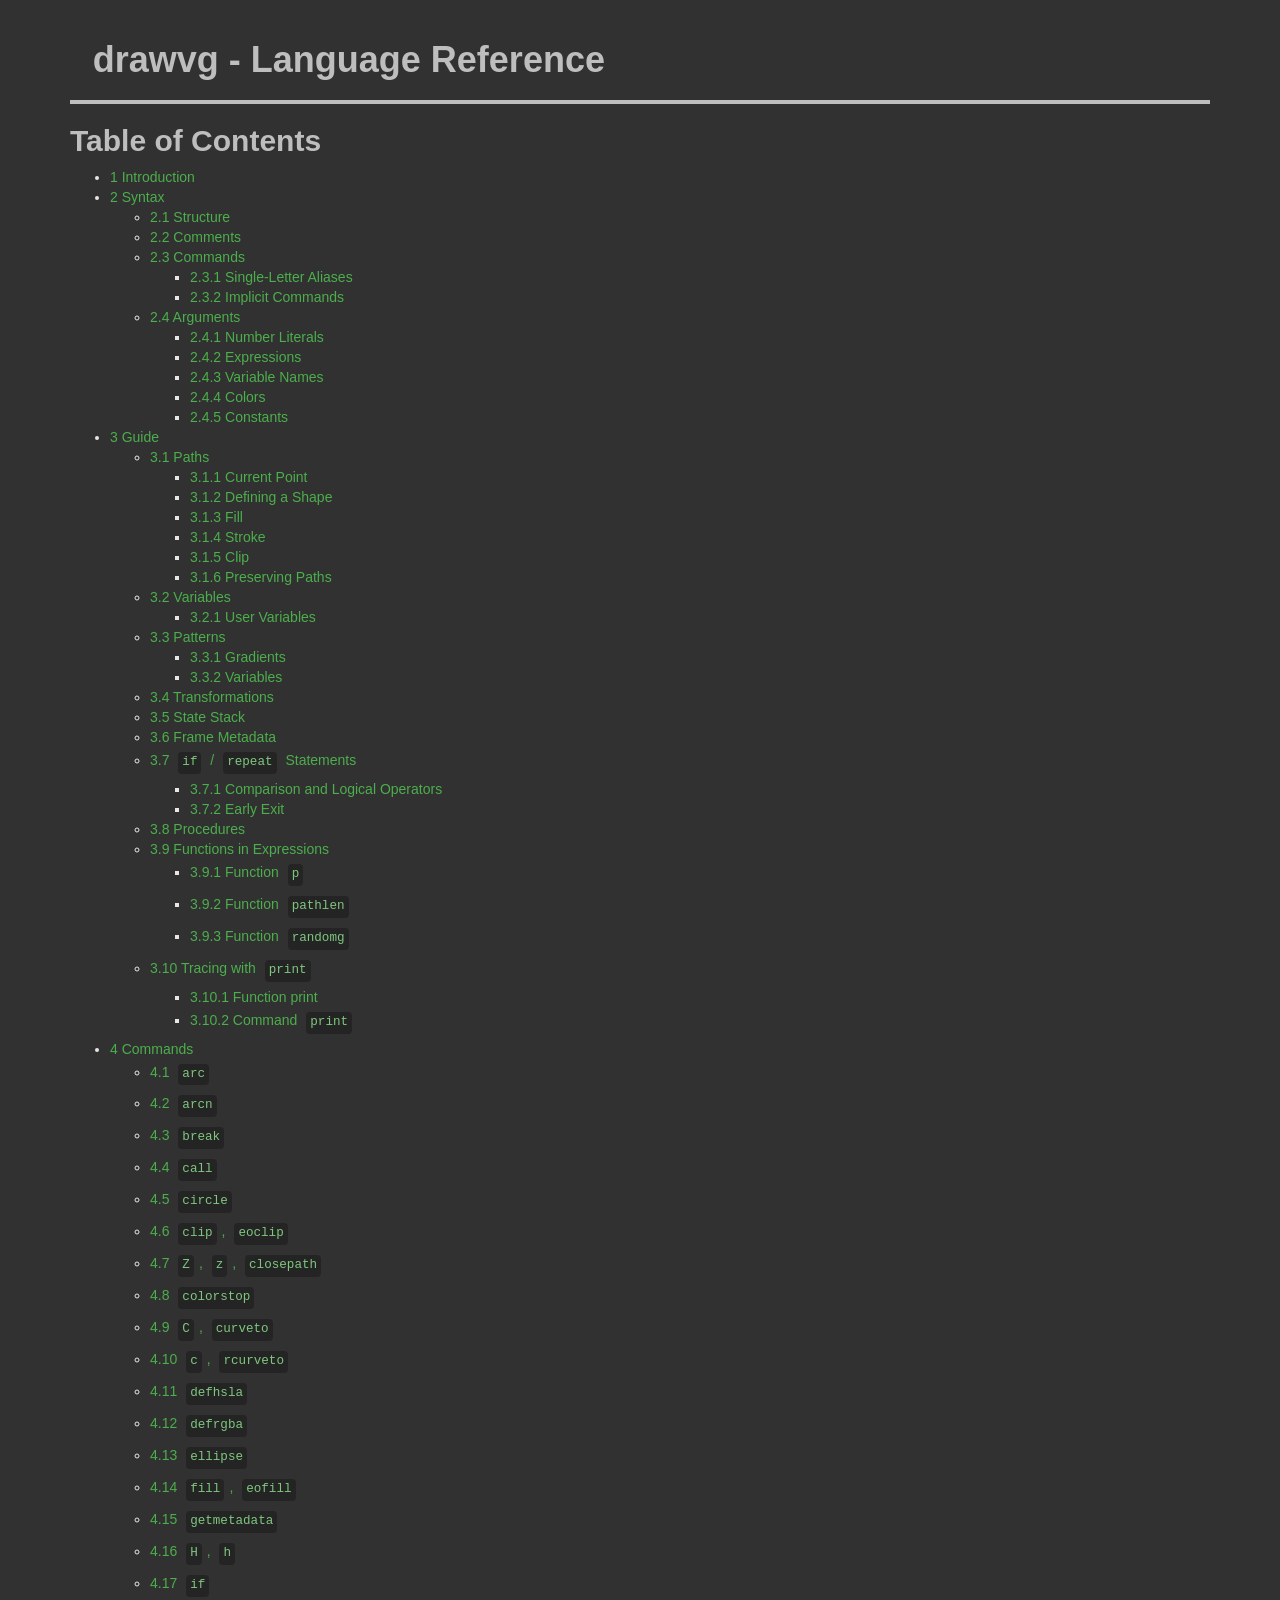
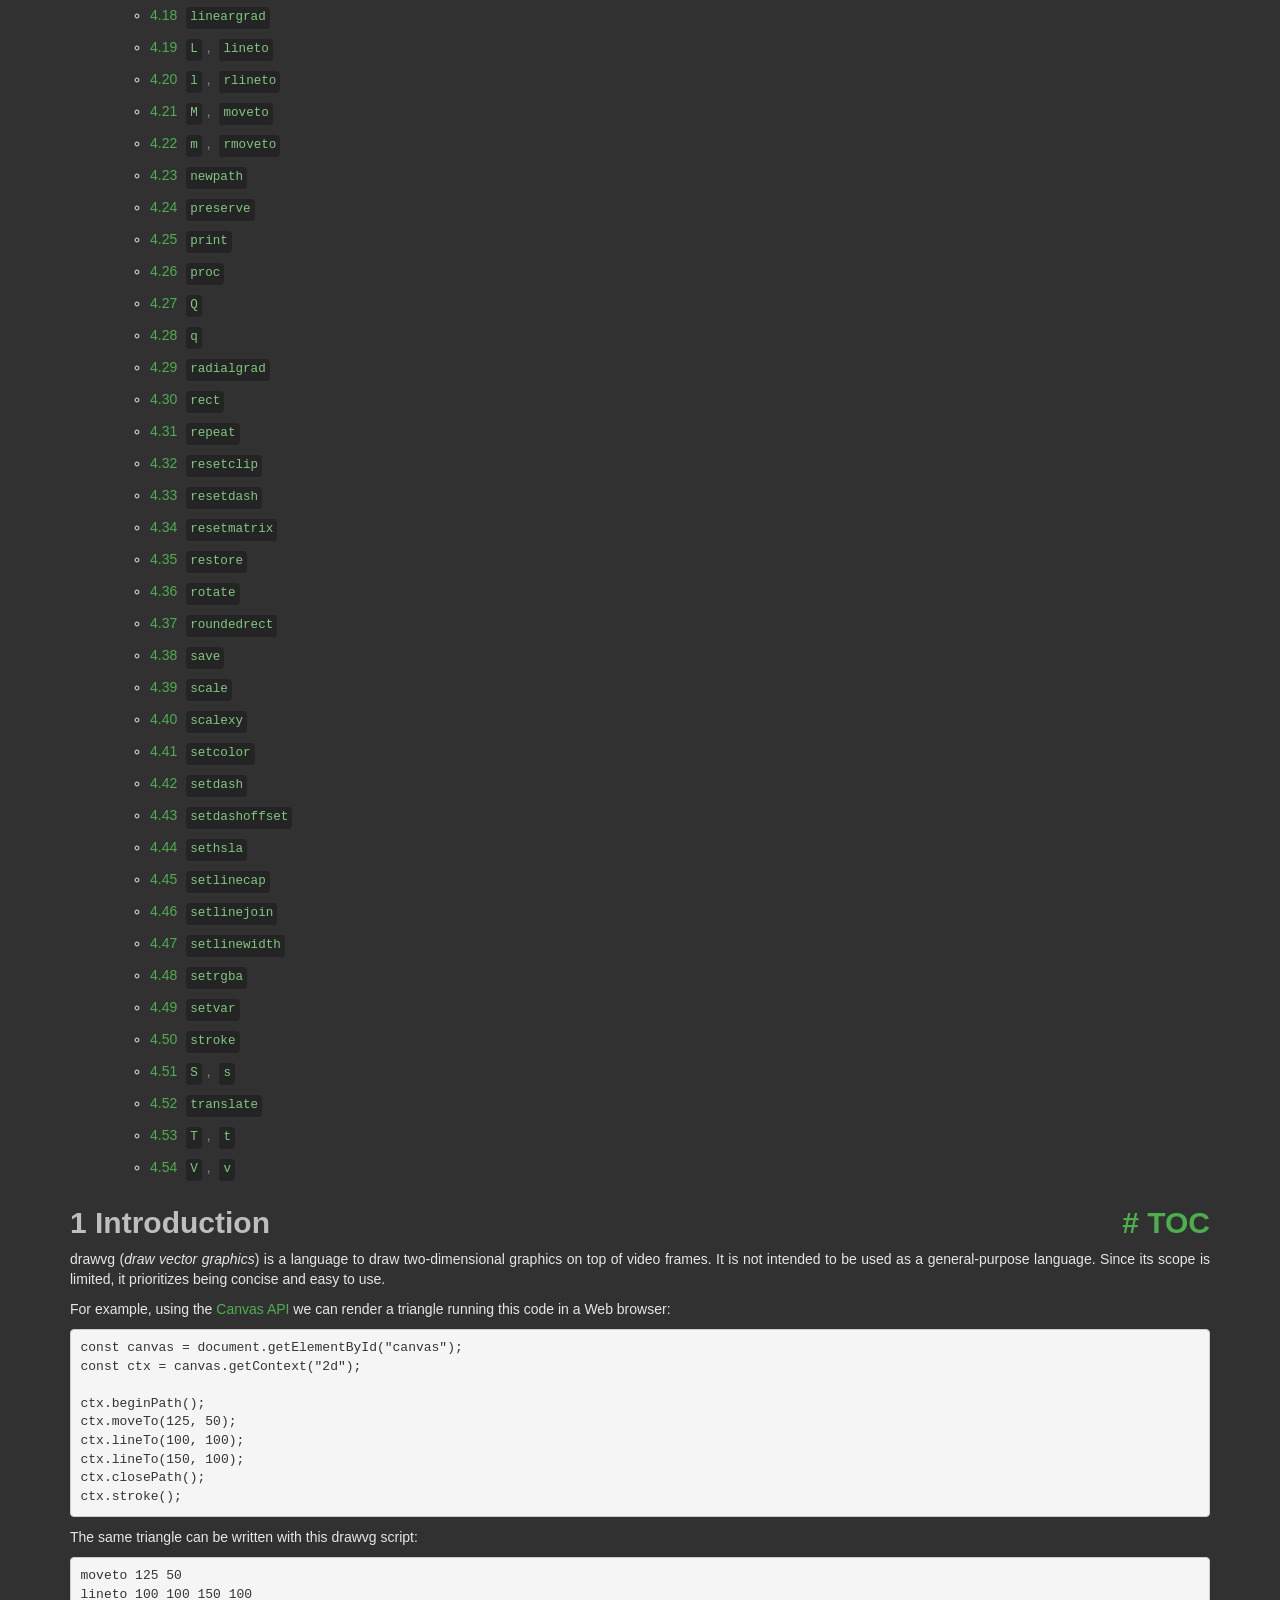
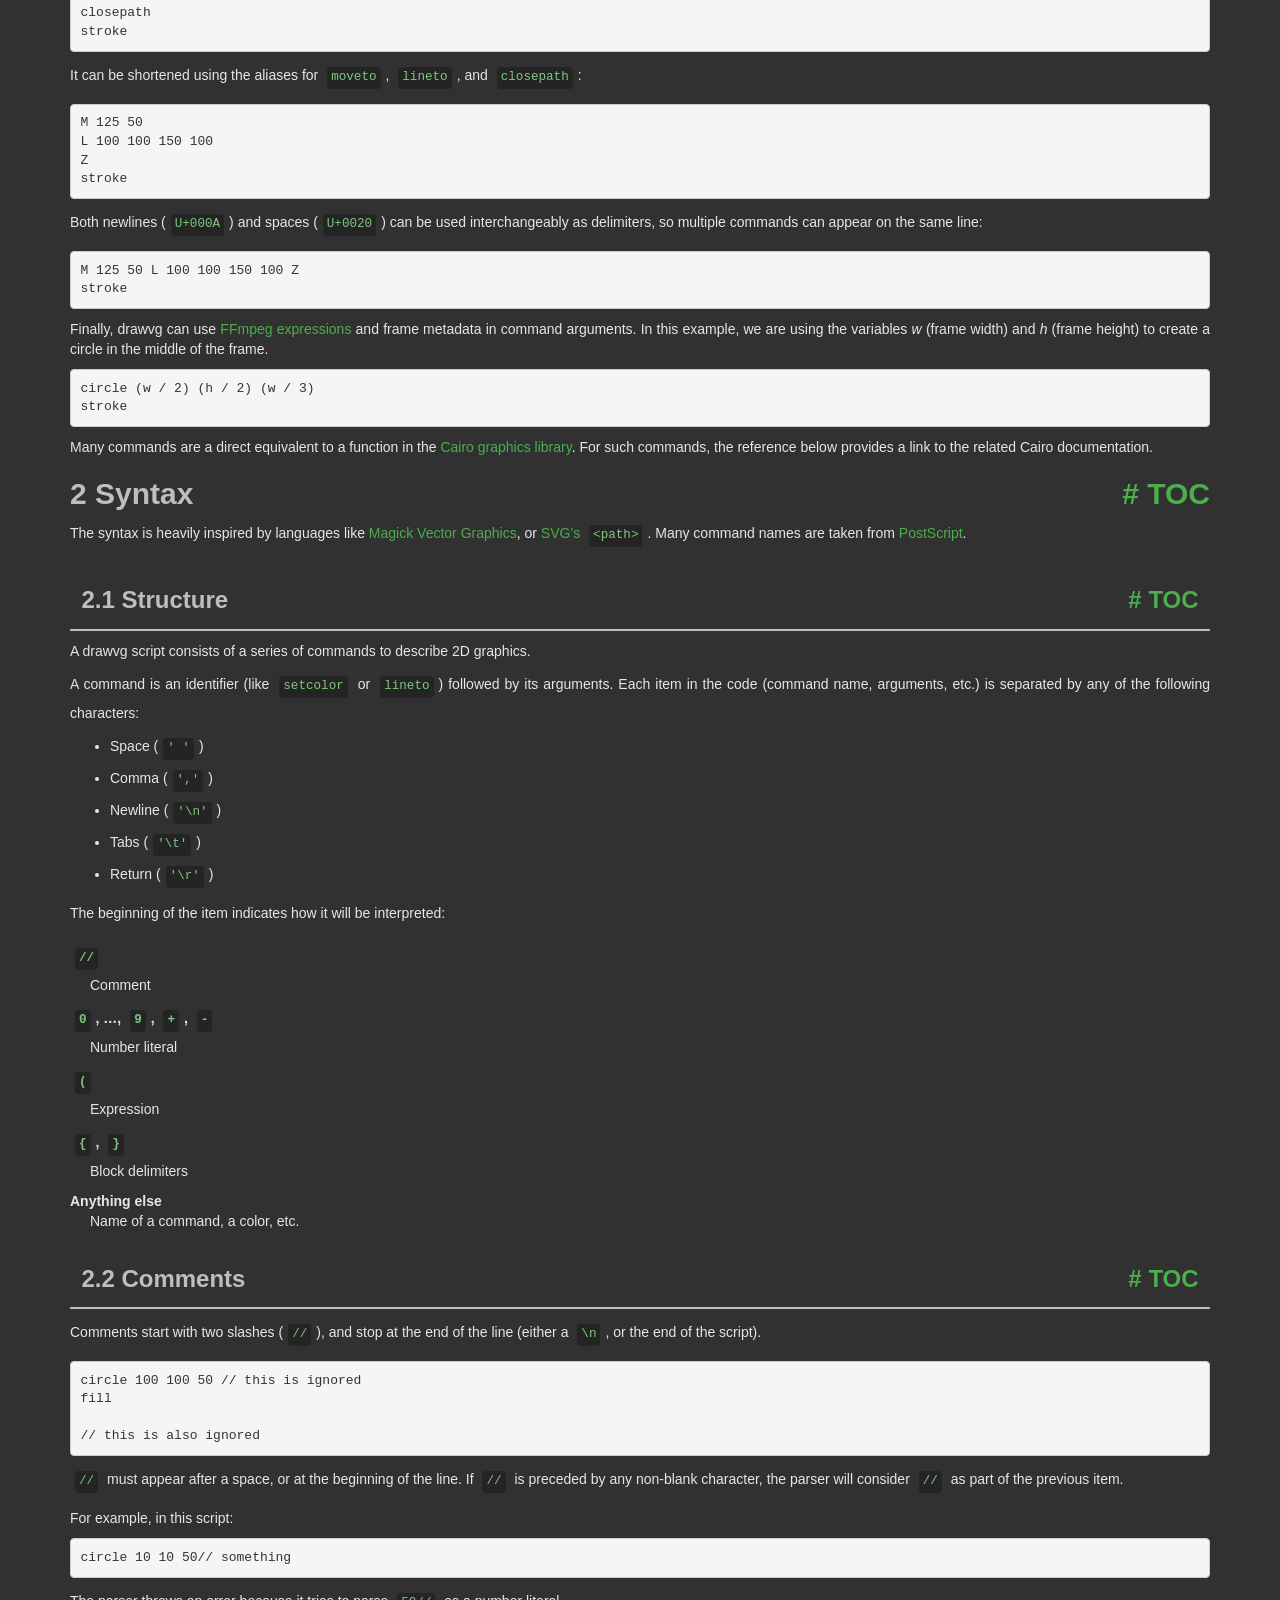
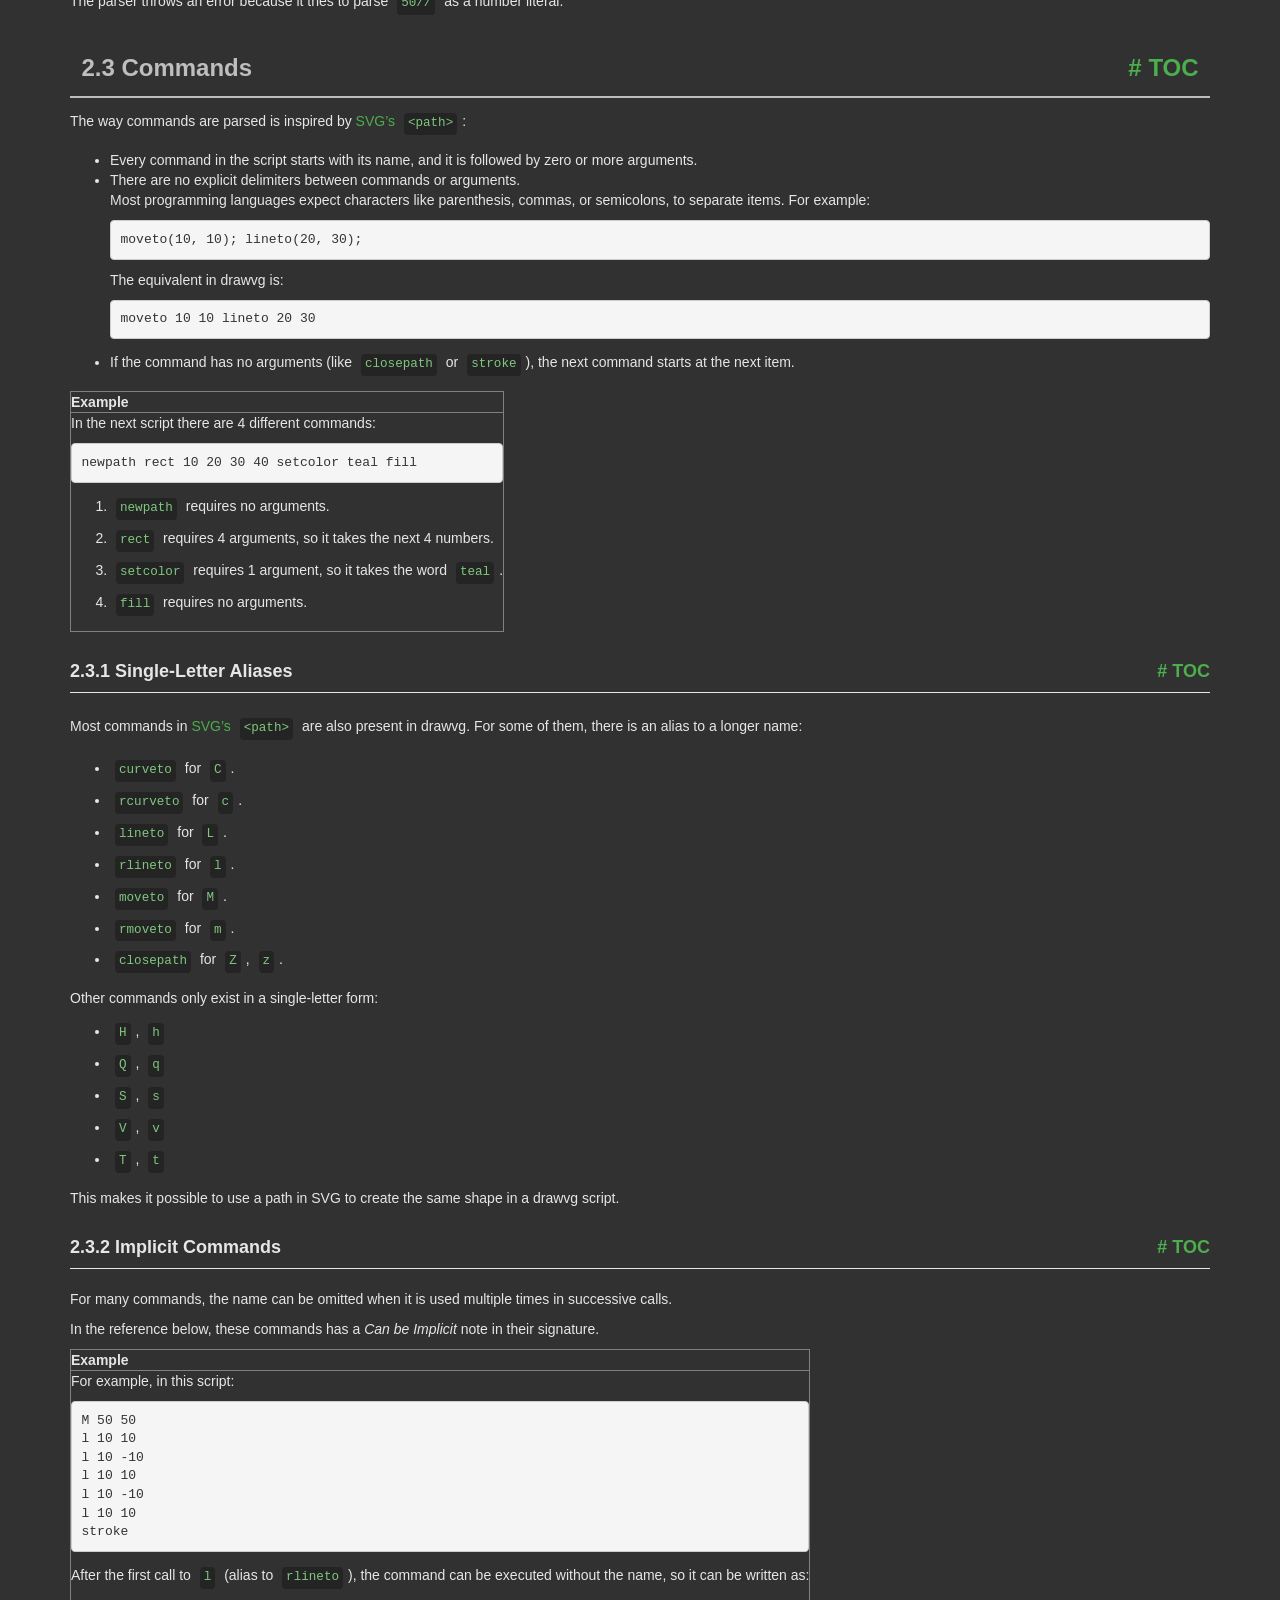
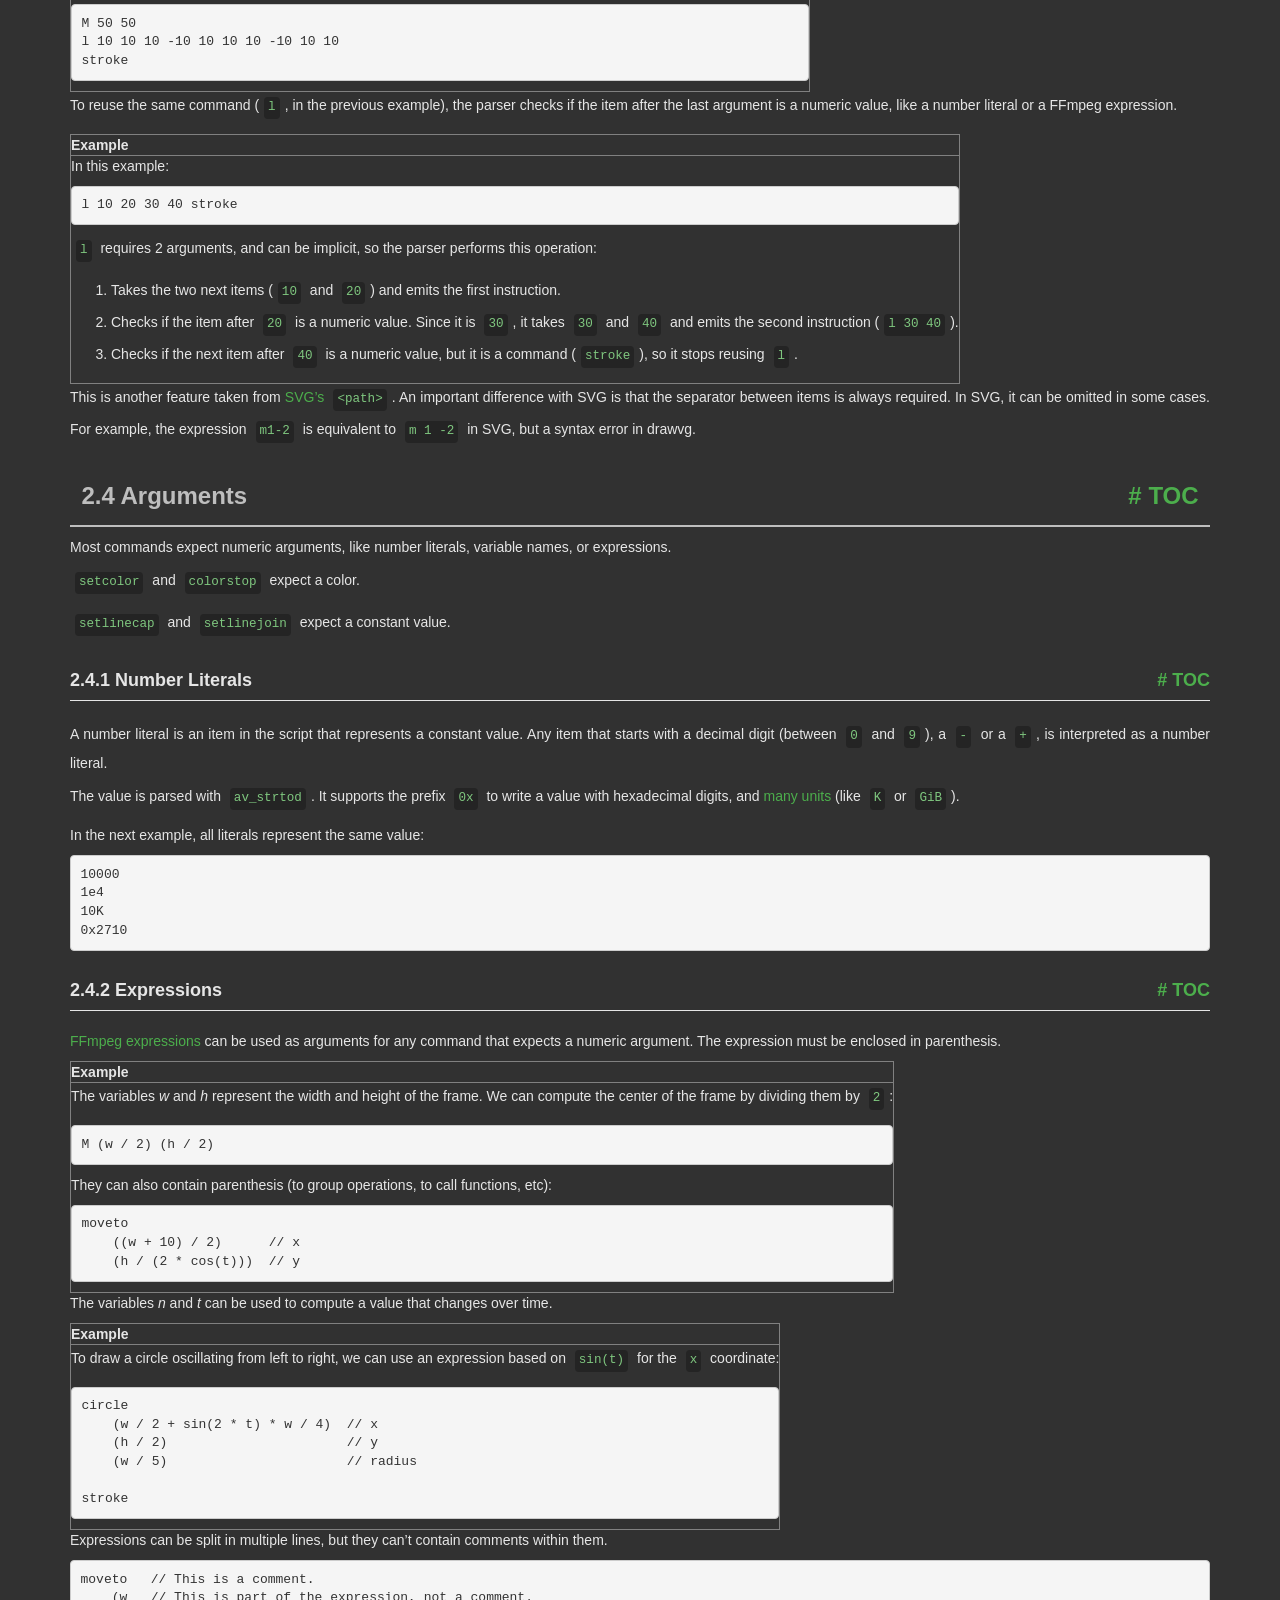
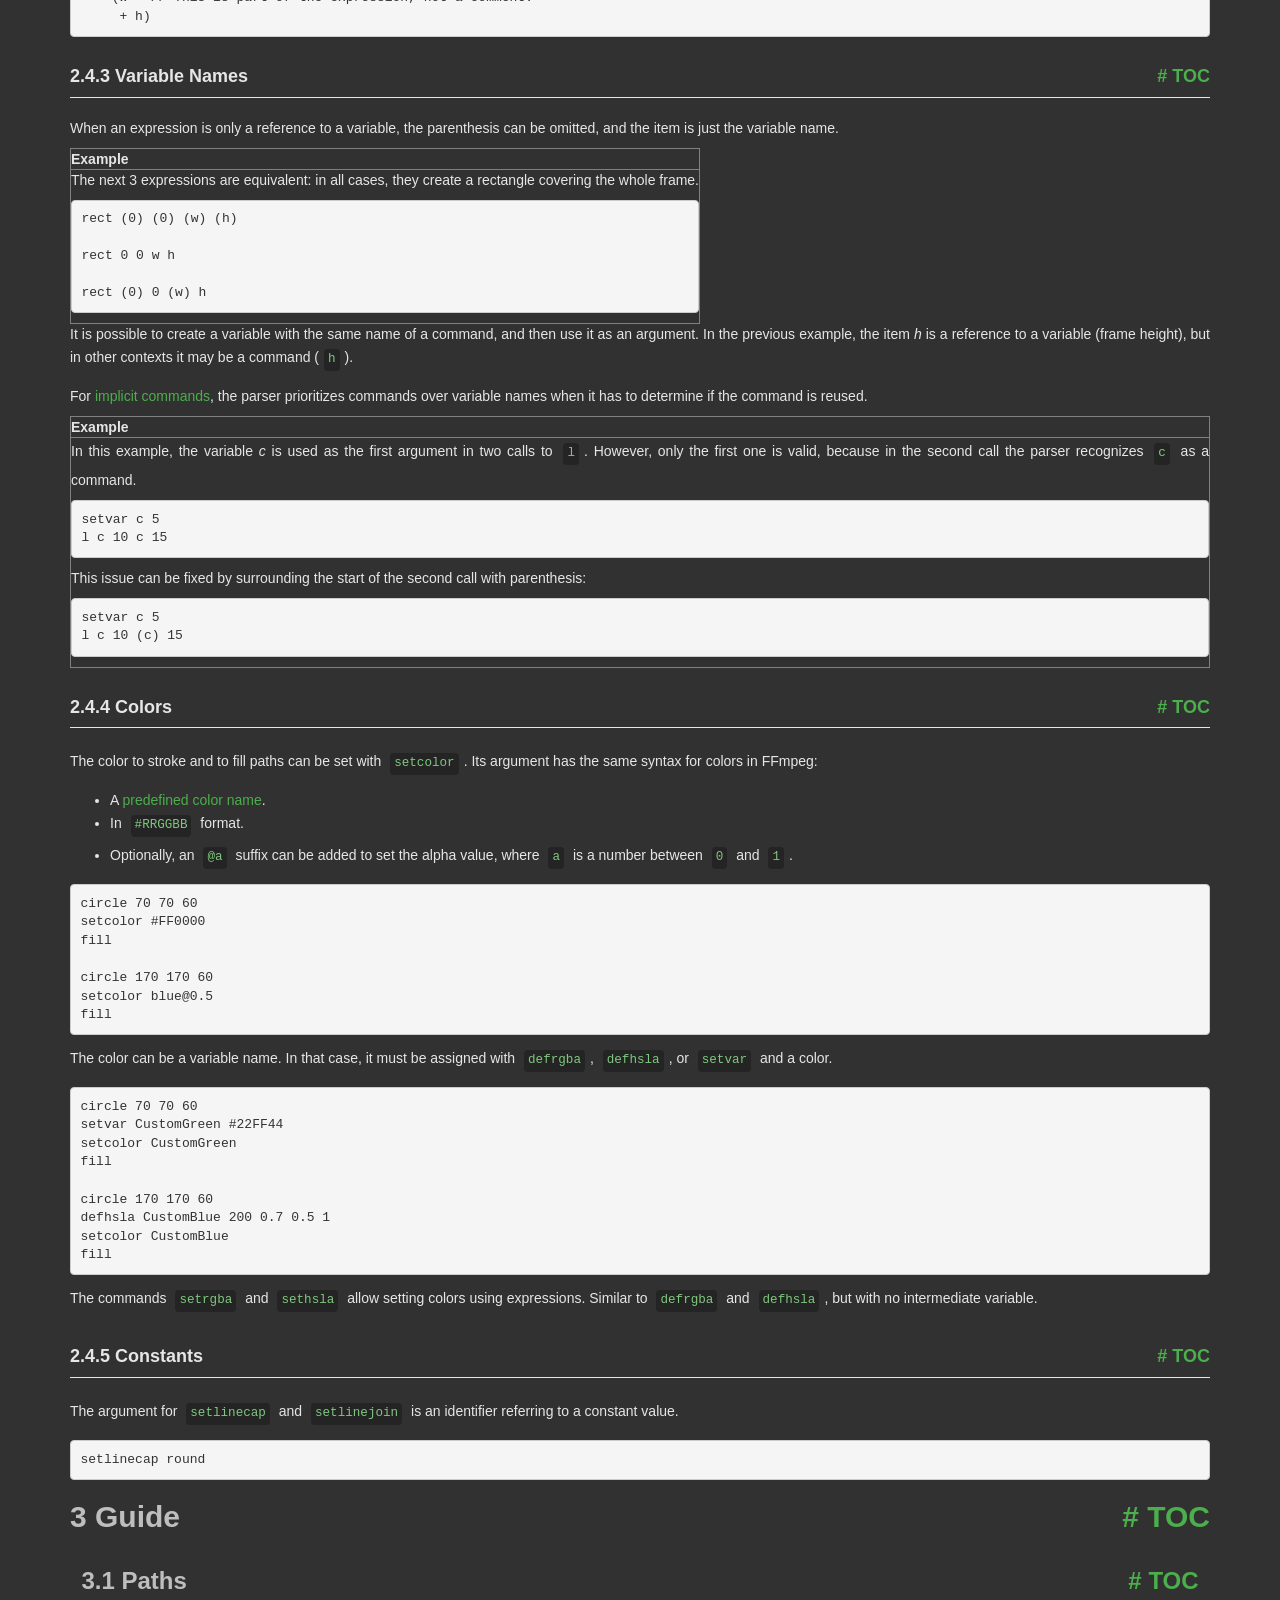
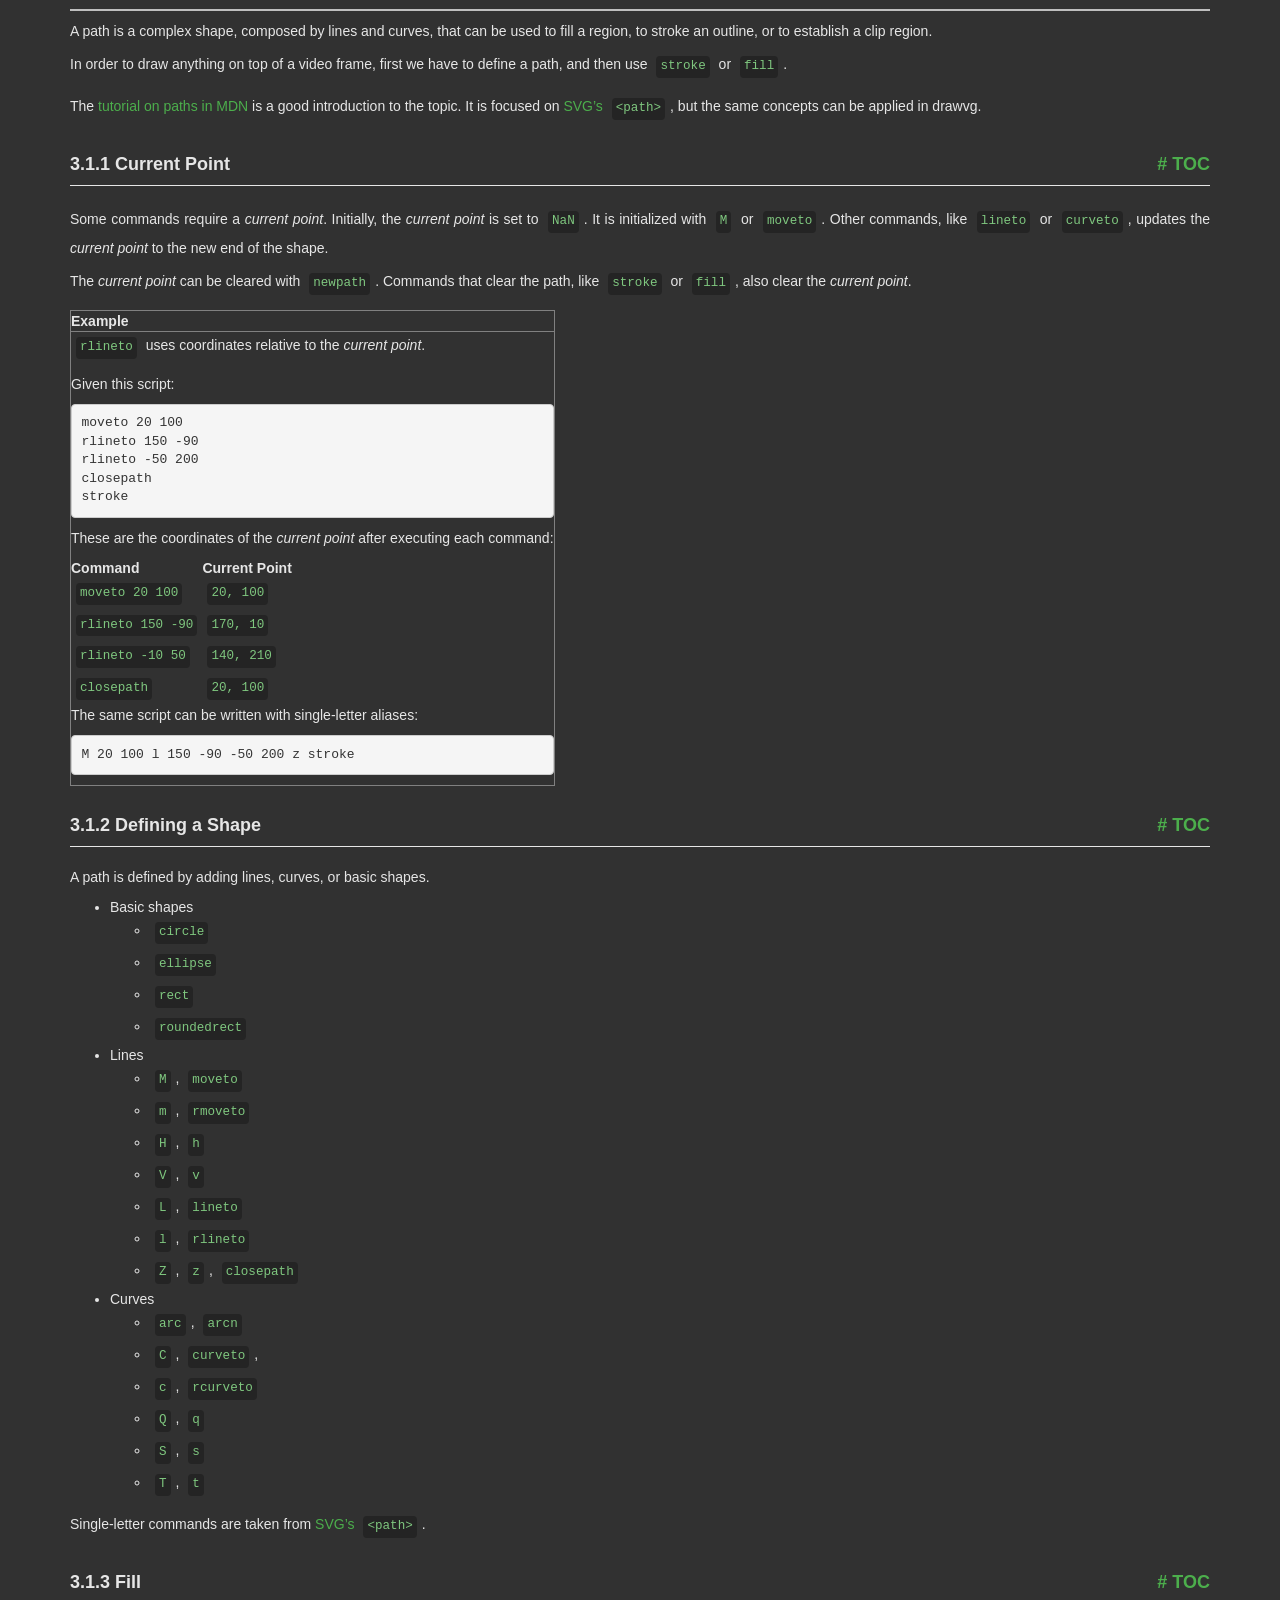
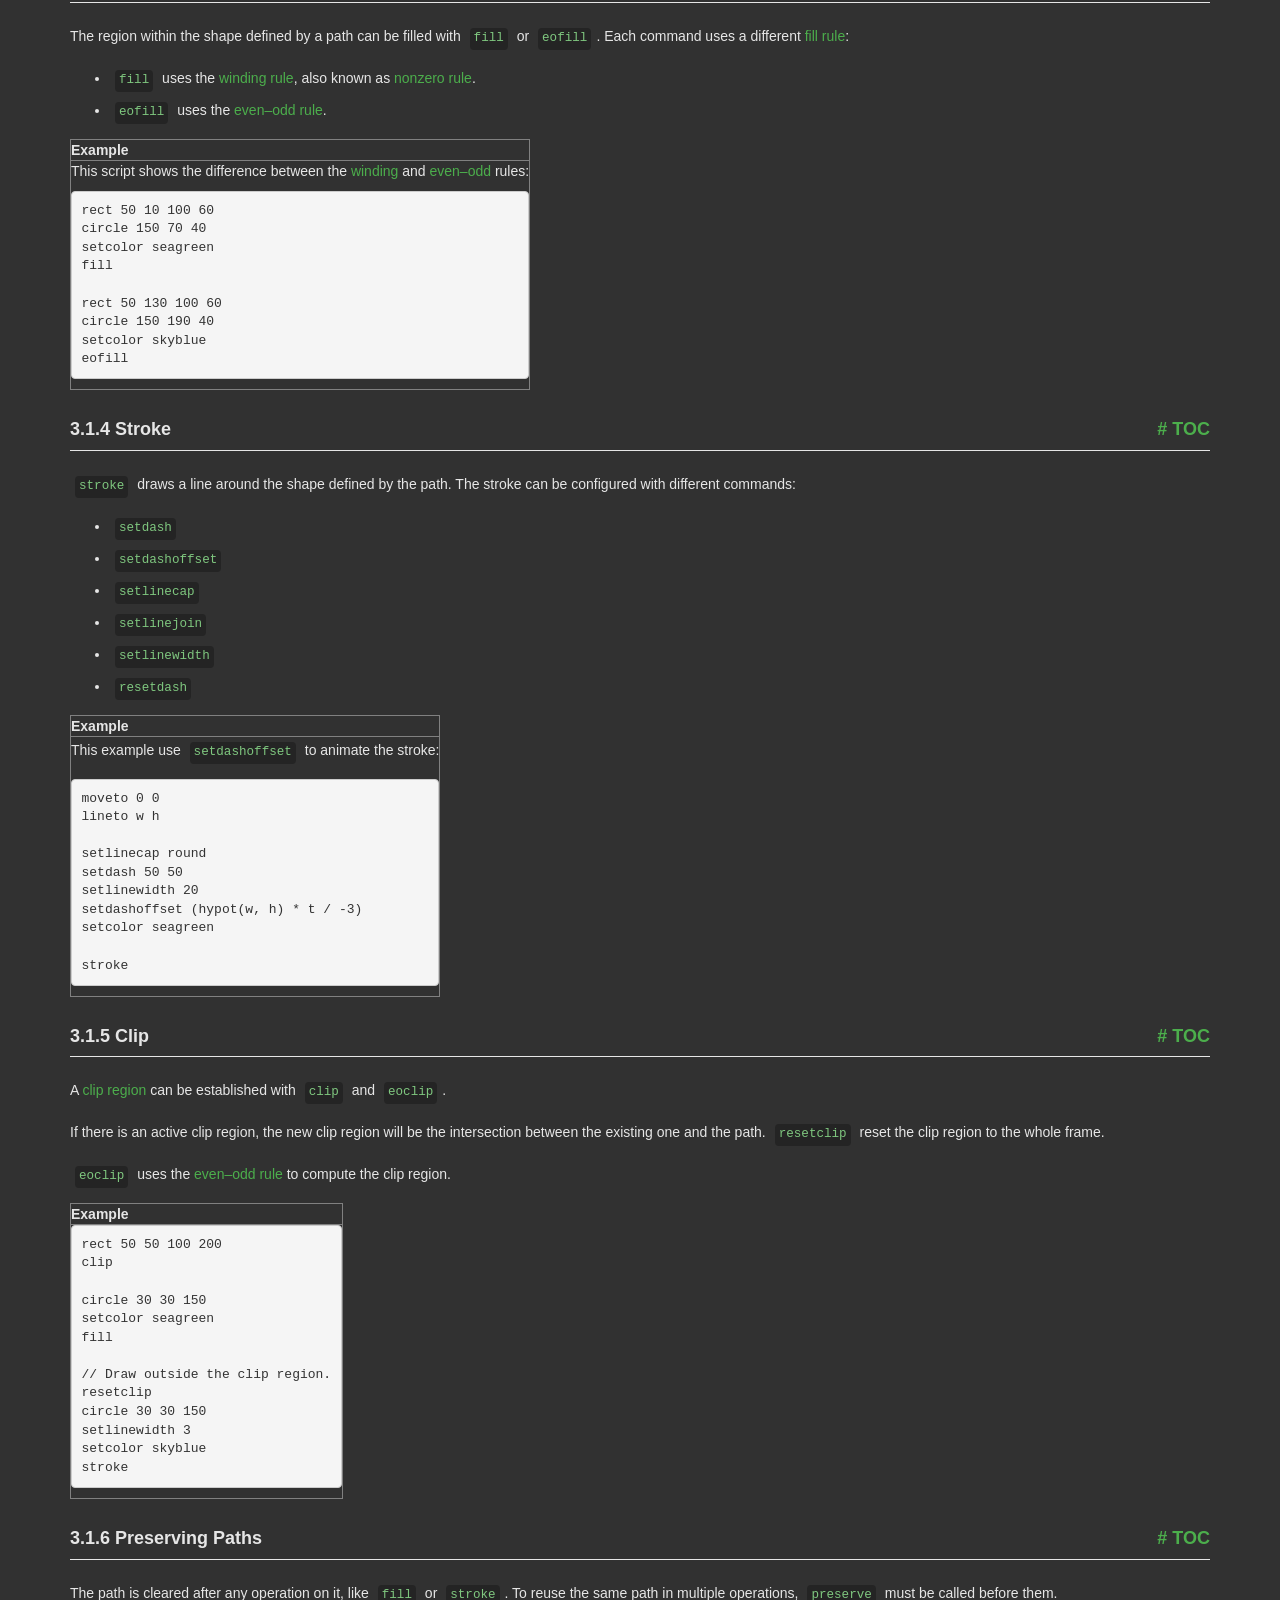
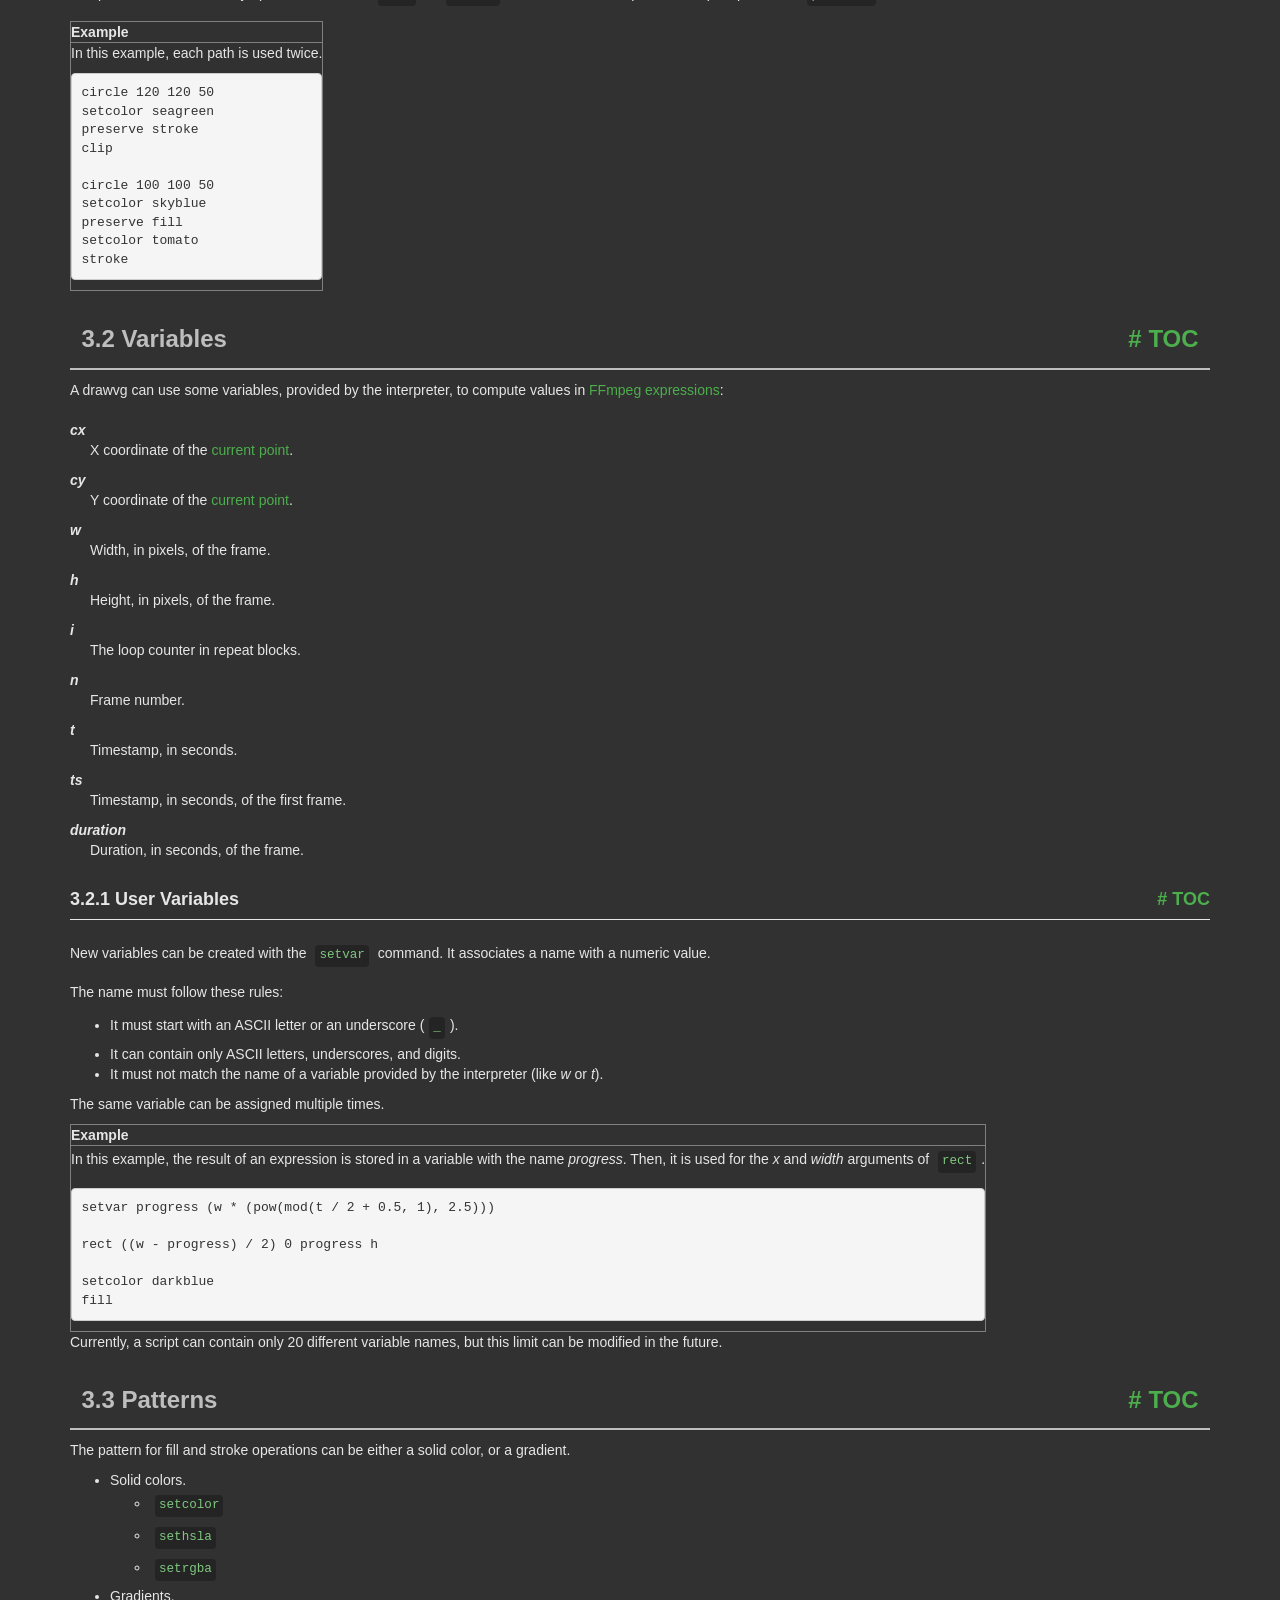
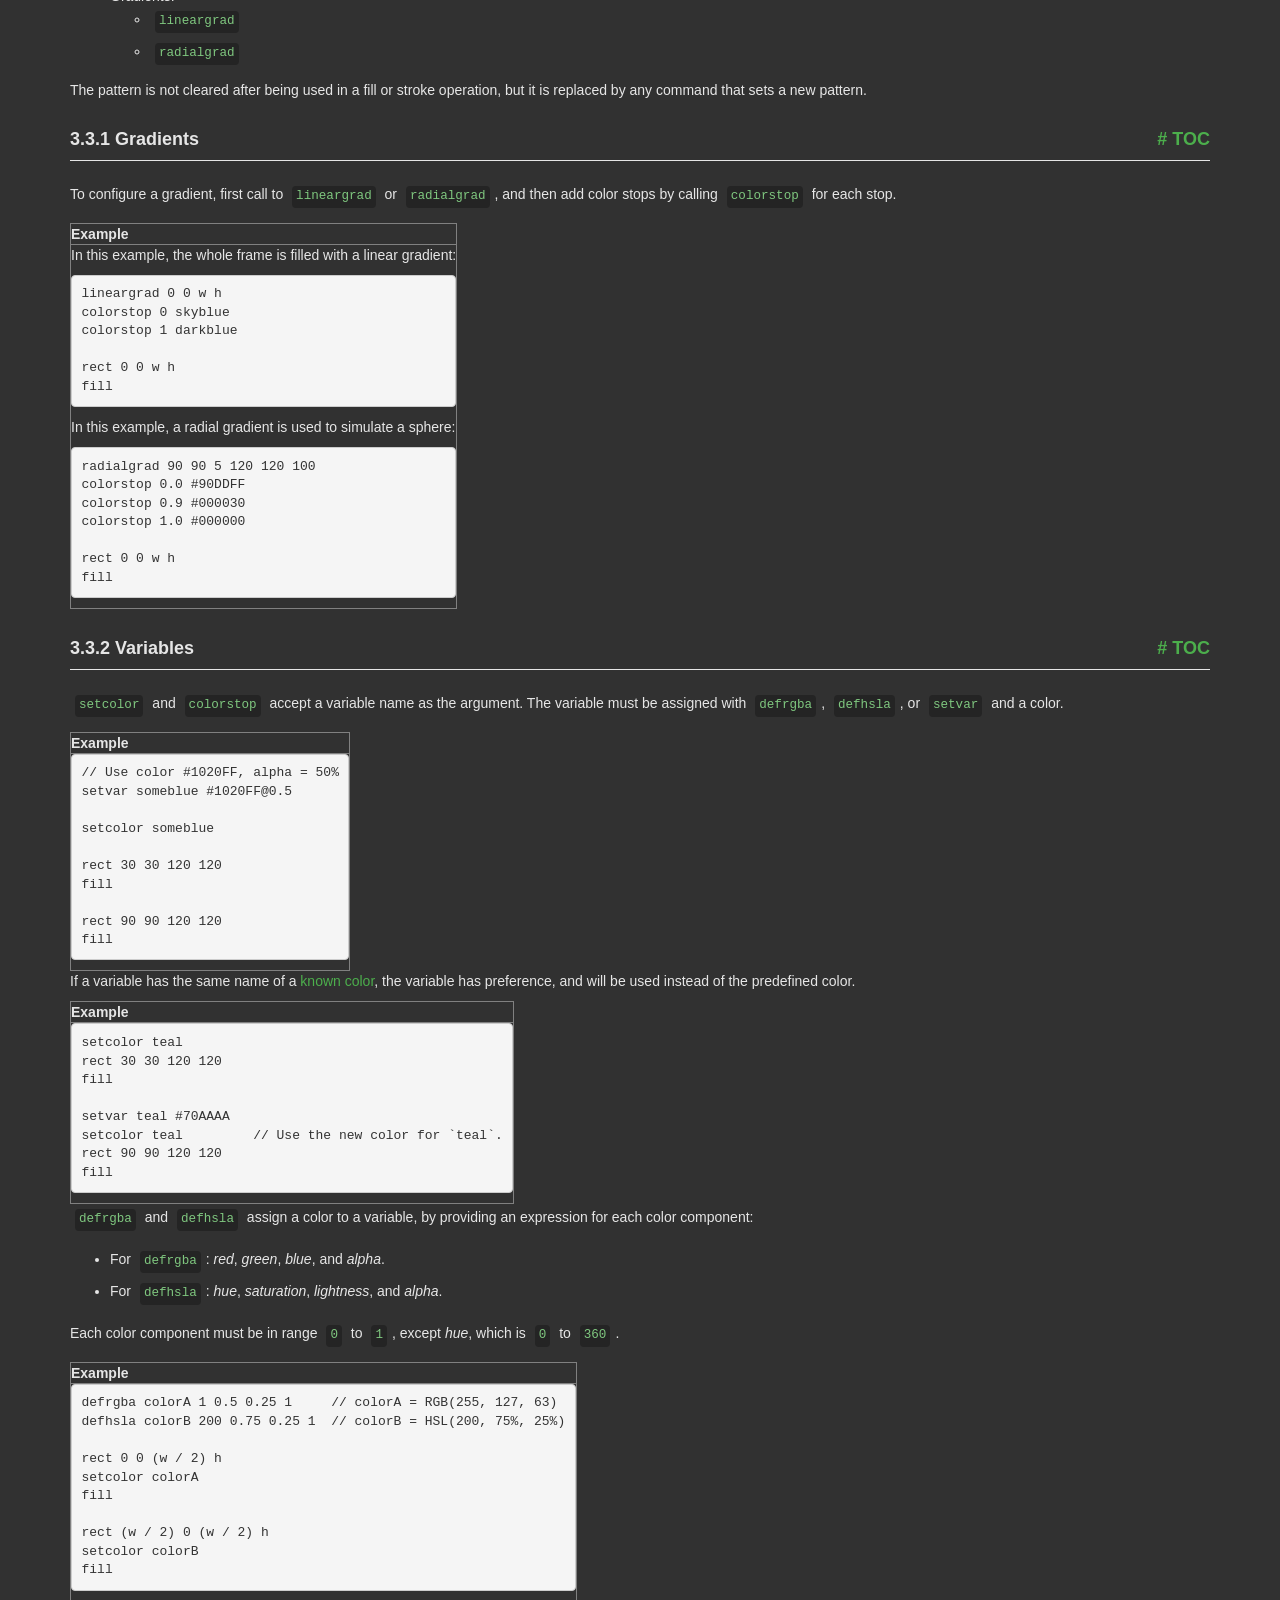
<file: tools/ffmpeg/doc/drawvg-reference.html>
<!DOCTYPE html PUBLIC "-//W3C//DTD HTML 4.01 Transitional//EN" "http://www.w3.org/TR/html4/loose.dtd">
<html>
<!-- Created by , GNU Texinfo 7.1.1 -->
  <head>
    <meta charset="utf-8">
    <title>
      drawvg - Language Reference
    </title>
    <meta name="viewport" content="width=device-width,initial-scale=1.0">
    <link rel="stylesheet" type="text/css" href="bootstrap.min.css">
    <link rel="stylesheet" type="text/css" href="style.min.css">
  </head>
  <body>
    <div class="container">
      <h1>
      drawvg - Language Reference
      </h1>


<a name="SEC_Top"></a>

<div class="element-contents" id="SEC_Contents">
<h2 class="contents-heading">Table of Contents</h2>

<div class="contents">

<ul class="toc-numbered-mark">
  <li><a id="toc-Introduction" href="#Introduction">1 Introduction</a></li>
  <li><a id="toc-Syntax" href="#Syntax">2 Syntax</a>
  <ul class="toc-numbered-mark">
    <li><a id="toc-Structure" href="#Structure">2.1 Structure</a></li>
    <li><a id="toc-Comments" href="#Comments">2.2 Comments</a></li>
    <li><a id="toc-Commands" href="#Commands">2.3 Commands</a>
    <ul class="toc-numbered-mark">
      <li><a id="toc-Single_002dLetter-Aliases" href="#Single_002dLetter-Aliases">2.3.1 Single-Letter Aliases</a></li>
      <li><a id="toc-Implicit-Commands" href="#Implicit-Commands">2.3.2 Implicit Commands</a></li>
    </ul></li>
    <li><a id="toc-Arguments" href="#Arguments">2.4 Arguments</a>
    <ul class="toc-numbered-mark">
      <li><a id="toc-Number-Literals" href="#Number-Literals">2.4.1 Number Literals</a></li>
      <li><a id="toc-Expressions" href="#Expressions">2.4.2 Expressions</a></li>
      <li><a id="toc-Variable-Names" href="#Variable-Names">2.4.3 Variable Names</a></li>
      <li><a id="toc-Colors-1" href="#Colors-1">2.4.4 Colors</a></li>
      <li><a id="toc-Constants" href="#Constants">2.4.5 Constants</a></li>
    </ul></li>
  </ul></li>
  <li><a id="toc-Guide" href="#Guide">3 Guide</a>
  <ul class="toc-numbered-mark">
    <li><a id="toc-Paths" href="#Paths">3.1 Paths</a>
    <ul class="toc-numbered-mark">
      <li><a id="toc-Current-Point" href="#Current-Point">3.1.1 Current Point</a></li>
      <li><a id="toc-Defining-a-Shape" href="#Defining-a-Shape">3.1.2 Defining a Shape</a></li>
      <li><a id="toc-Fill" href="#Fill">3.1.3 Fill</a></li>
      <li><a id="toc-Stroke" href="#Stroke">3.1.4 Stroke</a></li>
      <li><a id="toc-Clip" href="#Clip">3.1.5 Clip</a></li>
      <li><a id="toc-Preserving-Paths" href="#Preserving-Paths">3.1.6 Preserving Paths</a></li>
    </ul></li>
    <li><a id="toc-Variables" href="#Variables">3.2 Variables</a>
    <ul class="toc-numbered-mark">
      <li><a id="toc-User-Variables-1" href="#User-Variables-1">3.2.1 User Variables</a></li>
    </ul></li>
    <li><a id="toc-Patterns" href="#Patterns">3.3 Patterns</a>
    <ul class="toc-numbered-mark">
      <li><a id="toc-Gradients" href="#Gradients">3.3.1 Gradients</a></li>
      <li><a id="toc-Variables-1" href="#Variables-1">3.3.2 Variables</a></li>
    </ul></li>
    <li><a id="toc-Transformations" href="#Transformations">3.4 Transformations</a></li>
    <li><a id="toc-State-Stack-1" href="#State-Stack-1">3.5 State Stack</a></li>
    <li><a id="toc-Frame-Metadata-1" href="#Frame-Metadata-1">3.6 Frame Metadata</a></li>
    <li><a id="toc-if-_002f-repeat-Statements" href="#if-_002f-repeat-Statements">3.7 <code class="code">if</code> / <code class="code">repeat</code> Statements</a>
    <ul class="toc-numbered-mark">
      <li><a id="toc-Comparison-and-Logical-Operators" href="#Comparison-and-Logical-Operators">3.7.1 Comparison and Logical Operators</a></li>
      <li><a id="toc-Early-Exit" href="#Early-Exit">3.7.2 Early Exit</a></li>
    </ul></li>
    <li><a id="toc-Procedures-1" href="#Procedures-1">3.8 Procedures</a></li>
    <li><a id="toc-Functions-in-Expressions" href="#Functions-in-Expressions">3.9 Functions in Expressions</a>
    <ul class="toc-numbered-mark">
      <li><a id="toc-Function-p" href="#Function-p">3.9.1 Function <code class="code">p</code></a></li>
      <li><a id="toc-Function-pathlen" href="#Function-pathlen">3.9.2 Function <code class="code">pathlen</code></a></li>
      <li><a id="toc-Function-randomg" href="#Function-randomg">3.9.3 Function <code class="code">randomg</code></a></li>
    </ul></li>
    <li><a id="toc-Tracing-with-print" href="#Tracing-with-print">3.10 Tracing with <code class="code">print</code></a>
    <ul class="toc-numbered-mark">
      <li><a id="toc-Function-print" href="#Function-print">3.10.1 Function print</a></li>
      <li><a id="toc-Command-print-1" href="#Command-print-1">3.10.2 Command <code class="code">print</code></a></li>
    </ul></li>
  </ul></li>
  <li><a id="toc-Commands-1" href="#Commands-1">4 Commands</a>
  <ul class="toc-numbered-mark">
    <li><a id="toc-arc" href="#arc">4.1 <code class="code">arc</code></a></li>
    <li><a id="toc-arcn" href="#arcn">4.2 <code class="code">arcn</code></a></li>
    <li><a id="toc-break" href="#break">4.3 <code class="code">break</code></a></li>
    <li><a id="toc-call" href="#call">4.4 <code class="code">call</code></a></li>
    <li><a id="toc-circle" href="#circle">4.5 <code class="code">circle</code></a></li>
    <li><a id="toc-clip_002c-eoclip" href="#clip_002c-eoclip">4.6 <code class="code">clip</code>, <code class="code">eoclip</code></a></li>
    <li><a id="toc-Z_002c-z_002c-closepath" href="#Z_002c-z_002c-closepath">4.7 <code class="code">Z</code>, <code class="code">z</code>, <code class="code">closepath</code></a></li>
    <li><a id="toc-colorstop" href="#colorstop">4.8 <code class="code">colorstop</code></a></li>
    <li><a id="toc-C_002c-curveto" href="#C_002c-curveto">4.9 <code class="code">C</code>, <code class="code">curveto</code></a></li>
    <li><a id="toc-c_002c-rcurveto" href="#c_002c-rcurveto">4.10 <code class="code">c</code>, <code class="code">rcurveto</code></a></li>
    <li><a id="toc-defhsla" href="#defhsla">4.11 <code class="code">defhsla</code></a></li>
    <li><a id="toc-defrgba" href="#defrgba">4.12 <code class="code">defrgba</code></a></li>
    <li><a id="toc-ellipse" href="#ellipse">4.13 <code class="code">ellipse</code></a></li>
    <li><a id="toc-fill_002c-eofill" href="#fill_002c-eofill">4.14 <code class="code">fill</code>, <code class="code">eofill</code></a></li>
    <li><a id="toc-getmetadata" href="#getmetadata">4.15 <code class="code">getmetadata</code></a></li>
    <li><a id="toc-H_002c-h" href="#H_002c-h">4.16 <code class="code">H</code>, <code class="code">h</code></a></li>
    <li><a id="toc-if" href="#if">4.17 <code class="code">if</code></a></li>
    <li><a id="toc-lineargrad" href="#lineargrad">4.18 <code class="code">lineargrad</code></a></li>
    <li><a id="toc-L_002c-lineto" href="#L_002c-lineto">4.19 <code class="code">L</code>, <code class="code">lineto</code></a></li>
    <li><a id="toc-l_002c-rlineto" href="#l_002c-rlineto">4.20 <code class="code">l</code>, <code class="code">rlineto</code></a></li>
    <li><a id="toc-M_002c-moveto" href="#M_002c-moveto">4.21 <code class="code">M</code>, <code class="code">moveto</code></a></li>
    <li><a id="toc-m_002c-rmoveto" href="#m_002c-rmoveto">4.22 <code class="code">m</code>, <code class="code">rmoveto</code></a></li>
    <li><a id="toc-newpath" href="#newpath">4.23 <code class="code">newpath</code></a></li>
    <li><a id="toc-preserve" href="#preserve">4.24 <code class="code">preserve</code></a></li>
    <li><a id="toc-print" href="#print">4.25 <code class="code">print</code></a></li>
    <li><a id="toc-proc" href="#proc">4.26 <code class="code">proc</code></a></li>
    <li><a id="toc-Q" href="#Q">4.27 <code class="code">Q</code></a></li>
    <li><a id="toc-q" href="#q">4.28 <code class="code">q</code></a></li>
    <li><a id="toc-radialgrad" href="#radialgrad">4.29 <code class="code">radialgrad</code></a></li>
    <li><a id="toc-rect" href="#rect">4.30 <code class="code">rect</code></a></li>
    <li><a id="toc-repeat" href="#repeat">4.31 <code class="code">repeat</code></a></li>
    <li><a id="toc-resetclip" href="#resetclip">4.32 <code class="code">resetclip</code></a></li>
    <li><a id="toc-resetdash" href="#resetdash">4.33 <code class="code">resetdash</code></a></li>
    <li><a id="toc-resetmatrix" href="#resetmatrix">4.34 <code class="code">resetmatrix</code></a></li>
    <li><a id="toc-restore" href="#restore">4.35 <code class="code">restore</code></a></li>
    <li><a id="toc-rotate" href="#rotate">4.36 <code class="code">rotate</code></a></li>
    <li><a id="toc-roundedrect" href="#roundedrect">4.37 <code class="code">roundedrect</code></a></li>
    <li><a id="toc-save" href="#save">4.38 <code class="code">save</code></a></li>
    <li><a id="toc-scale" href="#scale">4.39 <code class="code">scale</code></a></li>
    <li><a id="toc-scalexy" href="#scalexy">4.40 <code class="code">scalexy</code></a></li>
    <li><a id="toc-setcolor" href="#setcolor">4.41 <code class="code">setcolor</code></a></li>
    <li><a id="toc-setdash" href="#setdash">4.42 <code class="code">setdash</code></a></li>
    <li><a id="toc-setdashoffset" href="#setdashoffset">4.43 <code class="code">setdashoffset</code></a></li>
    <li><a id="toc-sethsla" href="#sethsla">4.44 <code class="code">sethsla</code></a></li>
    <li><a id="toc-setlinecap" href="#setlinecap">4.45 <code class="code">setlinecap</code></a></li>
    <li><a id="toc-setlinejoin" href="#setlinejoin">4.46 <code class="code">setlinejoin</code></a></li>
    <li><a id="toc-setlinewidth" href="#setlinewidth">4.47 <code class="code">setlinewidth</code></a></li>
    <li><a id="toc-setrgba" href="#setrgba">4.48 <code class="code">setrgba</code></a></li>
    <li><a id="toc-setvar" href="#setvar">4.49 <code class="code">setvar</code></a></li>
    <li><a id="toc-stroke" href="#stroke">4.50 <code class="code">stroke</code></a></li>
    <li><a id="toc-S_002c-s" href="#S_002c-s">4.51 <code class="code">S</code>, <code class="code">s</code></a></li>
    <li><a id="toc-translate" href="#translate">4.52 <code class="code">translate</code></a></li>
    <li><a id="toc-T_002c-t" href="#T_002c-t">4.53 <code class="code">T</code>, <code class="code">t</code></a></li>
    <li><a id="toc-V_002c-v" href="#V_002c-v">4.54 <code class="code">V</code>, <code class="code">v</code></a></li>
  </ul></li>
</ul>
</div>
</div>



<a name="Introduction"></a>
<h2 class="chapter">1 Introduction<span class="pull-right"><a class="anchor hidden-xs" href="#Introduction" aria-hidden="true">#</a> <a class="anchor hidden-xs"href="#toc-Introduction" aria-hidden="true">TOC</a></span></h2>

<p>drawvg (<em class="emph">draw vector graphics</em>) is a language to draw
two-dimensional graphics on top of video frames. It is not intended to
be used as a general-purpose language. Since its scope is limited, it
prioritizes being concise and easy to use.
</p>
<p>For example, using the
<a class="uref" href="https://developer.mozilla.org/en-US/docs/Web/API/Canvas_API">Canvas
API</a> we can render a triangle running this code in a Web browser:
</p>
<div class="example">
<pre class="example-preformatted">const canvas = document.getElementById(&quot;canvas&quot;);
const ctx = canvas.getContext(&quot;2d&quot;);

ctx.beginPath();
ctx.moveTo(125, 50);
ctx.lineTo(100, 100);
ctx.lineTo(150, 100);
ctx.closePath();
ctx.stroke();
</pre></div>

<p>The same triangle can be written with this drawvg script:
</p>
<div class="example">
<pre class="example-preformatted">moveto 125 50
lineto 100 100 150 100
closepath
stroke
</pre></div>

<p>It can be shortened using the aliases for <a class="ref" href="#cmd_005fmoveto"><code class="code">moveto</code></a>, <a class="ref" href="#cmd_005flineto"><code class="code">lineto</code></a>,
and <a class="ref" href="#cmd_005fclosepath"><code class="code">closepath</code></a>:
</p>
<div class="example">
<pre class="example-preformatted">M 125 50
L 100 100 150 100
Z
stroke
</pre></div>

<p>Both newlines (<code class="code">U+000A</code>) and spaces (<code class="code">U+0020</code>) can be used
interchangeably as delimiters, so multiple commands can appear on the
same line:
</p>
<div class="example">
<pre class="example-preformatted">M 125 50 L 100 100 150 100 Z
stroke
</pre></div>


<p>Finally, drawvg can use <a data-manual="ffmpeg-utils" href="ffmpeg-utils.html#Expression-Evaluation">FFmpeg expressions</a> and frame metadata in command arguments. In
this example, we are using the variables <var class="var">w</var> (frame width) and <var class="var">h</var>
(frame height) to create a circle in the middle of the frame.
</p>
<div class="example">
<pre class="example-preformatted">circle (w / 2) (h / 2) (w / 3)
stroke
</pre></div>

<p>Many commands are a direct equivalent to a function in the
<a class="uref" href="https://www.cairographics.org/">Cairo graphics library</a>. For such
commands, the reference below provides a link to the related Cairo
documentation.
</p>
<a name="Syntax"></a>
<h2 class="chapter">2 Syntax<span class="pull-right"><a class="anchor hidden-xs" href="#Syntax" aria-hidden="true">#</a> <a class="anchor hidden-xs"href="#toc-Syntax" aria-hidden="true">TOC</a></span></h2>


<p>The syntax is heavily inspired by languages like
<a class="uref" href="https://imagemagick.org/script/magick-vector-graphics.php">Magick
Vector Graphics</a>, or <a class="uref" href="https://developer.mozilla.org/en-US/docs/Web/SVG/Reference/Element/path">SVG&rsquo;s <code class="code">&lt;path&gt;</code></a>. Many command names are taken from
<a class="uref" href="https://en.wikipedia.org/wiki/PostScript">PostScript</a>.
</p>
<a name="Structure"></a>
<h3 class="section">2.1 Structure<span class="pull-right"><a class="anchor hidden-xs" href="#Structure" aria-hidden="true">#</a> <a class="anchor hidden-xs"href="#toc-Structure" aria-hidden="true">TOC</a></span></h3>

<p>A drawvg script consists of a series of commands to describe 2D
graphics.
</p>
<p>A command is an identifier (like <a class="ref" href="#cmd_005fsetcolor"><code class="code">setcolor</code></a> or <a class="ref" href="#cmd_005flineto"><code class="code">lineto</code></a>)
followed by its arguments. Each item in the code (command name,
arguments, etc.) is separated by any of the following characters:
</p>
<ul class="itemize mark-bullet">
<li>Space (<code class="code">' '</code>)
</li><li>Comma (<code class="code">','</code>)
</li><li>Newline (<code class="code">'\n'</code>)
</li><li>Tabs (<code class="code">'\t'</code>)
</li><li>Return (<code class="code">'\r'</code>)
</li></ul>

<p>The beginning of the item indicates how it will be interpreted:
</p>
<dl class="table">
<dt><span class="r"><code class="code">//</code></span></dt>
<dd><p>Comment
</p></dd>
<dt><span class="r"><code class="code">0</code>, &hellip;, <code class="code">9</code>, <code class="code">+</code>, <code class="code">-</code></span></dt>
<dd><p>Number literal
</p></dd>
<dt><span class="r"><code class="code">(</code></span></dt>
<dd><p>Expression
</p></dd>
<dt><span class="r"><code class="code">{</code>, <code class="code">}</code></span></dt>
<dd><p>Block delimiters
</p></dd>
<dt><span class="r">Anything else</span></dt>
<dd><p>Name of a command, a color, etc.
</p></dd>
</dl>

<a name="Comments"></a>
<h3 class="section">2.2 Comments<span class="pull-right"><a class="anchor hidden-xs" href="#Comments" aria-hidden="true">#</a> <a class="anchor hidden-xs"href="#toc-Comments" aria-hidden="true">TOC</a></span></h3>

<p>Comments start with two slashes (<code class="code">//</code>), and stop at the end of the
line (either a <code class="code">\n</code>, or the end of the script).
</p>
<div class="example">
<pre class="example-preformatted">circle 100 100 50 // this is ignored
fill

// this is also ignored
</pre></div>

<p><code class="code">//</code> must appear after a space, or at the beginning of the line. If
<code class="code">//</code> is preceded by any non-blank character, the parser will
consider <code class="code">//</code> as part of the previous item.
</p>
<p>For example, in this script:
</p>
<div class="example">
<pre class="example-preformatted">circle 10 10 50// something
</pre></div>

<p>The parser throws an error because it tries to parse <code class="code">50//</code> as a
number literal.
</p>
<a name="Commands"></a>
<h3 class="section">2.3 Commands<span class="pull-right"><a class="anchor hidden-xs" href="#Commands" aria-hidden="true">#</a> <a class="anchor hidden-xs"href="#toc-Commands" aria-hidden="true">TOC</a></span></h3>

<p>The way commands are parsed is inspired by <a class="uref" href="https://developer.mozilla.org/en-US/docs/Web/SVG/Reference/Element/path">SVG&rsquo;s <code class="code">&lt;path&gt;</code></a>:
</p>
<ul class="itemize mark-bullet">
<li>Every command in the script starts with its name, and it is followed by
zero or more arguments.

</li><li>There are no explicit delimiters between commands or arguments.

<p>Most programming languages expect characters like parenthesis, commas,
or semicolons, to separate items. For example:
</p>
<div class="example">
<pre class="example-preformatted">moveto(10, 10); lineto(20, 30);
</pre></div>

<p>The equivalent in drawvg is:
</p>
<div class="example">
<pre class="example-preformatted">moveto 10 10 lineto 20 30
</pre></div>

</li><li>If the command has no arguments (like <a class="ref" href="#cmd_005fclosepath"><code class="code">closepath</code></a> or
<a class="ref" href="#cmd_005fstroke"><code class="code">stroke</code></a>), the next command starts at the next item.

</li></ul>

<table class="cartouche" border="1"><tr><th>
Example</th></tr><tr><td>
<p>In the next script there are 4 different commands:
</p>
<div class="example">
<pre class="example-preformatted">newpath rect 10 20 30 40 setcolor teal fill
</pre></div>

<ol class="enumerate">
<li> <a class="ref" href="#cmd_005fnewpath"><code class="code">newpath</code></a> requires no arguments.

</li><li> <a class="ref" href="#cmd_005frect"><code class="code">rect</code></a> requires 4 arguments, so it takes the next 4 numbers.

</li><li> <a class="ref" href="#cmd_005fsetcolor"><code class="code">setcolor</code></a> requires 1 argument, so it takes the word <code class="code">teal</code>.

</li><li> <a class="ref" href="#cmd_005ffill"><code class="code">fill</code></a> requires no arguments.
</li></ol>

</td></tr></table>

<a name="Single_002dLetter-Aliases"></a>
<h4 class="subsection">2.3.1 Single-Letter Aliases<span class="pull-right"><a class="anchor hidden-xs" href="#Single_002dLetter-Aliases" aria-hidden="true">#</a> <a class="anchor hidden-xs"href="#toc-Single_002dLetter-Aliases" aria-hidden="true">TOC</a></span></h4>

<p>Most commands in <a class="uref" href="https://developer.mozilla.org/en-US/docs/Web/SVG/Reference/Element/path">SVG&rsquo;s <code class="code">&lt;path&gt;</code></a> are also present in drawvg. For some of them,
there is an alias to a longer name:
</p>
<ul class="itemize mark-bullet">
<li><a class="ref" href="#cmd_005fcurveto"><code class="code">curveto</code></a> for <a class="ref" href="#cmd_005fC"><code class="code">C</code></a>.
</li><li><a class="ref" href="#cmd_005frcurveto"><code class="code">rcurveto</code></a> for <a class="ref" href="#cmd_005fc"><code class="code">c</code></a>.
</li><li><a class="ref" href="#cmd_005flineto"><code class="code">lineto</code></a> for <a class="ref" href="#cmd_005fL"><code class="code">L</code></a>.
</li><li><a class="ref" href="#cmd_005frlineto"><code class="code">rlineto</code></a> for <a class="ref" href="#cmd_005fl"><code class="code">l</code></a>.
</li><li><a class="ref" href="#cmd_005fmoveto"><code class="code">moveto</code></a> for <a class="ref" href="#cmd_005fM"><code class="code">M</code></a>.
</li><li><a class="ref" href="#cmd_005frmoveto"><code class="code">rmoveto</code></a> for <a class="ref" href="#cmd_005fm"><code class="code">m</code></a>.
</li><li><a class="ref" href="#cmd_005fclosepath"><code class="code">closepath</code></a> for <a class="ref" href="#cmd_005fZ"><code class="code">Z</code></a>, <a class="ref" href="#cmd_005fz"><code class="code">z</code></a>.
</li></ul>

<p>Other commands only exist in a single-letter form:
</p>
<ul class="itemize mark-bullet">
<li><a class="ref" href="#cmd_005fH"><code class="code">H</code></a>, <a class="ref" href="#cmd_005fh"><code class="code">h</code></a>
</li><li><a class="ref" href="#cmd_005fQ"><code class="code">Q</code></a>, <a class="ref" href="#cmd_005fq"><code class="code">q</code></a>
</li><li><a class="ref" href="#cmd_005fS"><code class="code">S</code></a>, <a class="ref" href="#cmd_005fs"><code class="code">s</code></a>
</li><li><a class="ref" href="#cmd_005fV"><code class="code">V</code></a>, <a class="ref" href="#cmd_005fv"><code class="code">v</code></a>
</li><li><a class="ref" href="#cmd_005fT"><code class="code">T</code></a>, <a class="ref" href="#cmd_005ft"><code class="code">t</code></a>
</li></ul>

<p>This makes it possible to use a path in SVG to create the same shape in
a drawvg script.
</p>
<a class="anchor" id="implicit-commands"></a><a name="Implicit-Commands"></a>
<h4 class="subsection">2.3.2 Implicit Commands<span class="pull-right"><a class="anchor hidden-xs" href="#Implicit-Commands" aria-hidden="true">#</a> <a class="anchor hidden-xs"href="#toc-Implicit-Commands" aria-hidden="true">TOC</a></span></h4>

<p>For many commands, the name can be omitted when it is used multiple
times in successive calls.
</p>
<p>In the reference below, these commands has a <em class="emph">Can be Implicit</em> note
in their signature.
</p>
<table class="cartouche" border="1"><tr><th>
Example</th></tr><tr><td>
<p>For example, in this script:
</p>
<div class="example">
<pre class="example-preformatted">M 50 50
l 10 10
l 10 -10
l 10 10
l 10 -10
l 10 10
stroke
</pre></div>

<p>After the first call to <a class="ref" href="#cmd_005fl"><code class="code">l</code></a> (alias to <a class="ref" href="#cmd_005frlineto"><code class="code">rlineto</code></a>), the command
can be executed without the name, so it can be written as:
</p>
<div class="example">
<pre class="example-preformatted">M 50 50
l 10 10 10 -10 10 10 10 -10 10 10
stroke
</pre></div>

</td></tr></table>

<p>To reuse the same command (<a class="ref" href="#cmd_005fl"><code class="code">l</code></a>, in the previous example), the
parser checks if the item after the last argument is a numeric value,
like a number literal or a FFmpeg expression.
</p>
<table class="cartouche" border="1"><tr><th>
Example</th></tr><tr><td>
<p>In this example:
</p>
<div class="example">
<pre class="example-preformatted">l 10 20 30 40 stroke
</pre></div>

<p><a class="ref" href="#cmd_005fl"><code class="code">l</code></a> requires 2 arguments, and can be implicit, so the parser
performs this operation:
</p>
<ol class="enumerate">
<li> Takes the two next items (<code class="code">10</code> and <code class="code">20</code>) and emits the first
instruction.

</li><li> Checks if the item after <code class="code">20</code> is a numeric value. Since it is
<code class="code">30</code>, it takes <code class="code">30</code> and <code class="code">40</code> and emits the second
instruction (<code class="code">l 30 40</code>).

</li><li> Checks if the next item after <code class="code">40</code> is a numeric value, but it is a
command (<a class="ref" href="#cmd_005fstroke"><code class="code">stroke</code></a>), so it stops reusing <a class="ref" href="#cmd_005fl"><code class="code">l</code></a>.

</li></ol>

</td></tr></table>

<p>This is another feature taken from <a class="uref" href="https://developer.mozilla.org/en-US/docs/Web/SVG/Reference/Element/path">SVG&rsquo;s <code class="code">&lt;path&gt;</code></a>. An important difference with
SVG is that the separator between items is always required. In SVG, it can be
omitted in some cases. For example, the expression <code class="code">m1-2</code> is equivalent to
<code class="code">m 1 -2</code> in SVG, but a syntax error in drawvg.
</p>
<a name="Arguments"></a>
<h3 class="section">2.4 Arguments<span class="pull-right"><a class="anchor hidden-xs" href="#Arguments" aria-hidden="true">#</a> <a class="anchor hidden-xs"href="#toc-Arguments" aria-hidden="true">TOC</a></span></h3>

<p>Most commands expect numeric arguments, like number literals, variable
names, or expressions.
</p>
<p><a class="ref" href="#cmd_005fsetcolor"><code class="code">setcolor</code></a> and <a class="ref" href="#cmd_005fcolorstop"><code class="code">colorstop</code></a> expect a color.
</p>
<p><a class="ref" href="#cmd_005fsetlinecap"><code class="code">setlinecap</code></a> and <a class="ref" href="#cmd_005fsetlinejoin"><code class="code">setlinejoin</code></a> expect a constant value.
</p>
<a name="Number-Literals"></a>
<h4 class="subsection">2.4.1 Number Literals<span class="pull-right"><a class="anchor hidden-xs" href="#Number-Literals" aria-hidden="true">#</a> <a class="anchor hidden-xs"href="#toc-Number-Literals" aria-hidden="true">TOC</a></span></h4>

<p>A number literal is an item in the script that represents a constant
value. Any item that starts with a decimal digit (between <code class="code">0</code> and
<code class="code">9</code>), a <code class="code">-</code> or a <code class="code">+</code>, is interpreted as a number literal.
</p>
<p>The value is parsed with
<a class="uref" href="https://ffmpeg.org/doxygen/trunk/eval_8c.html#a7d21905c92ee5af0bb529d2daf8cb7c3"><code class="code">av_strtod</code></a>.
It supports the prefix <code class="code">0x</code> to write a value with hexadecimal
digits, and
<a class="uref" href="https://ffmpeg.org/ffmpeg-utils.html#:~:text=The%20evaluator%20also%20recognizes%20the%20International%20System%20unit%20prefixes">many
units</a> (like <code class="code">K</code> or <code class="code">GiB</code>).
</p>
<p>In the next example, all literals represent the same value:
</p>
<div class="example">
<pre class="example-preformatted">10000
1e4
10K
0x2710
</pre></div>

<a name="Expressions"></a>
<h4 class="subsection">2.4.2 Expressions<span class="pull-right"><a class="anchor hidden-xs" href="#Expressions" aria-hidden="true">#</a> <a class="anchor hidden-xs"href="#toc-Expressions" aria-hidden="true">TOC</a></span></h4>

<p><a data-manual="ffmpeg-utils" href="ffmpeg-utils.html#Expression-Evaluation">FFmpeg expressions</a> can be used as arguments for any command that expects a numeric
argument. The expression must be enclosed in parenthesis.
</p>
<table class="cartouche" border="1"><tr><th>
Example</th></tr><tr><td>
<p>The variables <var class="var">w</var> and <var class="var">h</var> represent the width and height of the
frame. We can compute the center of the frame by dividing them by <code class="code">2</code>:
</p>
<div class="example">
<pre class="example-preformatted">M (w / 2) (h / 2)
</pre></div>

<p>They can also contain parenthesis (to group operations, to call functions,
etc):
</p>
<div class="example">
<pre class="example-preformatted">moveto
    ((w + 10) / 2)      // x
    (h / (2 * cos(t)))  // y
</pre></div>

</td></tr></table>

<p>The variables <var class="var">n</var> and <var class="var">t</var> can be used to compute a value that changes
over time.
</p>
<table class="cartouche" border="1"><tr><th>
Example</th></tr><tr><td>
<p>To draw a circle oscillating from left to right, we can use an
expression based on <code class="code">sin(t)</code> for the <code class="code">x</code> coordinate:
</p>
<div class="example">
<pre class="example-preformatted">circle
    (w / 2 + sin(2 * t) * w / 4)  // x
    (h / 2)                       // y
    (w / 5)                       // radius

stroke
</pre></div>

</td></tr></table>

<p>Expressions can be split in multiple lines, but they can&rsquo;t contain
comments within them.
</p>
<div class="example">
<pre class="example-preformatted">moveto   // This is a comment.
    (w   // This is part of the expression, not a comment.
     + h)
</pre></div>

<a name="Variable-Names"></a>
<h4 class="subsection">2.4.3 Variable Names<span class="pull-right"><a class="anchor hidden-xs" href="#Variable-Names" aria-hidden="true">#</a> <a class="anchor hidden-xs"href="#toc-Variable-Names" aria-hidden="true">TOC</a></span></h4>

<p>When an expression is only a reference to a variable, the parenthesis
can be omitted, and the item is just the variable name.
</p>
<table class="cartouche" border="1"><tr><th>
Example</th></tr><tr><td>
<p>The next 3 expressions are equivalent: in all cases, they create a
rectangle covering the whole frame.
</p>
<div class="example">
<pre class="example-preformatted">rect (0) (0) (w) (h)

rect 0 0 w h

rect (0) 0 (w) h
</pre></div>

</td></tr></table>

<p>It is possible to create a variable with the same name of a command, and
then use it as an argument. In the previous example, the item <var class="var">h</var> is a
reference to a variable (frame height), but in other contexts it may be
a command (<a class="ref" href="#cmd_005fh"><code class="code">h</code></a>).
</p>
<p>For <a class="ref" href="#implicit-commands">implicit commands</a>, the parser prioritizes
commands over variable names when it has to determine if the command is
reused.
</p>
<table class="cartouche" border="1"><tr><th>
Example</th></tr><tr><td>
<p>In this example, the variable <var class="var">c</var> is used as the first argument in two
calls to <a class="ref" href="#cmd_005fl"><code class="code">l</code></a>. However, only the first one is valid, because in the
second call the parser recognizes <a class="ref" href="#cmd_005fc"><code class="code">c</code></a> as a command.
</p>
<div class="example">
<pre class="example-preformatted">setvar c 5
l c 10 c 15
</pre></div>

<p>This issue can be fixed by surrounding the start of the second call with
parenthesis:
</p>
<div class="example">
<pre class="example-preformatted">setvar c 5
l c 10 (c) 15
</pre></div>

</td></tr></table>

<a class="anchor" id="Colors"></a><a name="Colors-1"></a>
<h4 class="subsection">2.4.4 Colors<span class="pull-right"><a class="anchor hidden-xs" href="#Colors-1" aria-hidden="true">#</a> <a class="anchor hidden-xs"href="#toc-Colors-1" aria-hidden="true">TOC</a></span></h4>

<p>The color to stroke and to fill paths can be set with <a class="ref" href="#cmd_005fsetcolor"><code class="code">setcolor</code></a>.
Its argument has the same syntax for colors in FFmpeg:
</p>
<ul class="itemize mark-bullet">
<li>A <a data-manual="ffmpeg-utils" href="ffmpeg-utils.html#Color">predefined color name</a>.

</li><li>In <code class="code">#RRGGBB</code> format.

</li><li>Optionally, an <code class="code">@a</code> suffix can be added to set the alpha value,
where <code class="code">a</code> is a number between <code class="code">0</code> and <code class="code">1</code>.
</li></ul>

<div class="example">
<pre class="example-preformatted">circle 70 70 60
setcolor #FF0000
fill

circle 170 170 60
setcolor blue@0.5
fill
</pre></div>

<p>The color can be a variable name. In that case, it must be assigned with
<a class="ref" href="#cmd_005fdefrgba"><code class="code">defrgba</code></a>, <a class="ref" href="#cmd_005fdefhsla"><code class="code">defhsla</code></a>, or <a class="ref" href="#cmd_005fsetvar"><code class="code">setvar</code></a> and a color.
</p>
<div class="example">
<pre class="example-preformatted">circle 70 70 60
setvar CustomGreen #22FF44
setcolor CustomGreen
fill

circle 170 170 60
defhsla CustomBlue 200 0.7 0.5 1
setcolor CustomBlue
fill
</pre></div>

<p>The commands <a class="ref" href="#cmd_005fsetrgba"><code class="code">setrgba</code></a> and <a class="ref" href="#cmd_005fsethsla"><code class="code">sethsla</code></a> allow setting colors using
expressions. Similar to <a class="ref" href="#cmd_005fdefrgba"><code class="code">defrgba</code></a> and <a class="ref" href="#cmd_005fdefhsla"><code class="code">defhsla</code></a>, but with no
intermediate variable.
</p>
<a name="Constants"></a>
<h4 class="subsection">2.4.5 Constants<span class="pull-right"><a class="anchor hidden-xs" href="#Constants" aria-hidden="true">#</a> <a class="anchor hidden-xs"href="#toc-Constants" aria-hidden="true">TOC</a></span></h4>

<p>The argument for <a class="ref" href="#cmd_005fsetlinecap"><code class="code">setlinecap</code></a> and <a class="ref" href="#cmd_005fsetlinejoin"><code class="code">setlinejoin</code></a> is an
identifier referring to a constant value.
</p>
<div class="example">
<pre class="example-preformatted">setlinecap round
</pre></div>

<a name="Guide"></a>
<h2 class="chapter">3 Guide<span class="pull-right"><a class="anchor hidden-xs" href="#Guide" aria-hidden="true">#</a> <a class="anchor hidden-xs"href="#toc-Guide" aria-hidden="true">TOC</a></span></h2>

<a name="Paths"></a>
<h3 class="section">3.1 Paths<span class="pull-right"><a class="anchor hidden-xs" href="#Paths" aria-hidden="true">#</a> <a class="anchor hidden-xs"href="#toc-Paths" aria-hidden="true">TOC</a></span></h3>

<p>A path is a complex shape, composed by lines and curves, that can be
used to fill a region, to stroke an outline, or to establish a clip
region.
</p>
<p>In order to draw anything on top of a video frame, first we have to
define a path, and then use <a class="ref" href="#cmd_005fstroke"><code class="code">stroke</code></a> or <a class="ref" href="#cmd_005ffill"><code class="code">fill</code></a>.
</p>
<p>The
<a class="uref" href="https://developer.mozilla.org/en-US/docs/Web/SVG/Tutorials/SVG_from_scratch/Paths">tutorial
on paths in MDN</a> is a good introduction to the topic. It is focused on
<a class="uref" href="https://developer.mozilla.org/en-US/docs/Web/SVG/Reference/Element/path">SVG&rsquo;s <code class="code">&lt;path&gt;</code></a>, but the same concepts can be applied in drawvg.
</p>
<a class="anchor" id="current-point"></a><a name="Current-Point"></a>
<h4 class="subsection">3.1.1 Current Point<span class="pull-right"><a class="anchor hidden-xs" href="#Current-Point" aria-hidden="true">#</a> <a class="anchor hidden-xs"href="#toc-Current-Point" aria-hidden="true">TOC</a></span></h4>

<p>Some commands require a <em class="emph">current point</em>. Initially, the
<em class="emph">current point</em> is set to
<a class="uref" href="https://en.wikipedia.org/wiki/NaN"><code class="code">NaN</code></a>. It is initialized
with <a class="ref" href="#cmd_005fM"><code class="code">M</code></a> or <a class="ref" href="#cmd_005fmoveto"><code class="code">moveto</code></a>. Other commands, like <a class="ref" href="#cmd_005flineto"><code class="code">lineto</code></a> or
<a class="ref" href="#cmd_005fcurveto"><code class="code">curveto</code></a>, updates the <em class="emph">current point</em> to the new end of the
shape.
</p>
<p>The <em class="emph">current point</em> can be cleared with <a class="ref" href="#cmd_005fnewpath"><code class="code">newpath</code></a>. Commands
that clear the path, like <a class="ref" href="#cmd_005fstroke"><code class="code">stroke</code></a> or <a class="ref" href="#cmd_005ffill"><code class="code">fill</code></a>, also clear the
<em class="emph">current point</em>.
</p>
<table class="cartouche" border="1"><tr><th>
Example</th></tr><tr><td>
<p><a class="ref" href="#cmd_005frlineto"><code class="code">rlineto</code></a> uses coordinates relative to the <em class="emph">current point</em>.
</p>
<p>Given this script:
</p>
<div class="example">
<pre class="example-preformatted">moveto 20 100
rlineto 150 -90
rlineto -50 200
closepath
stroke
</pre></div>

<p>These are the coordinates of the <em class="emph">current point</em> after executing
each command:
</p>
<table class="multitable">
<thead><tr><th width="50%">Command</th><th width="50%">Current Point</th></tr></thead>
<tbody><tr><td width="50%"><code class="code">moveto 20 100</code></td><td width="50%"><code class="code">20, 100</code></td></tr>
<tr><td width="50%"><code class="code">rlineto 150 -90</code></td><td width="50%"><code class="code">170, 10</code></td></tr>
<tr><td width="50%"><code class="code">rlineto -10 50</code></td><td width="50%"><code class="code">140, 210</code></td></tr>
<tr><td width="50%"><code class="code">closepath</code></td><td width="50%"><code class="code">20, 100</code></td></tr>
</tbody>
</table>

<p>The same script can be written with single-letter aliases:
</p>
<div class="example">
<pre class="example-preformatted">M 20 100 l 150 -90 -50 200 z stroke
</pre></div>

</td></tr></table>

<a name="Defining-a-Shape"></a>
<h4 class="subsection">3.1.2 Defining a Shape<span class="pull-right"><a class="anchor hidden-xs" href="#Defining-a-Shape" aria-hidden="true">#</a> <a class="anchor hidden-xs"href="#toc-Defining-a-Shape" aria-hidden="true">TOC</a></span></h4>

<p>A path is defined by adding lines, curves, or basic shapes.
</p>
<ul class="itemize mark-bullet">
<li>Basic shapes

<ul class="itemize mark-bullet">
<li><a class="ref" href="#cmd_005fcircle"><code class="code">circle</code></a>
</li><li><a class="ref" href="#cmd_005fellipse"><code class="code">ellipse</code></a>
</li><li><a class="ref" href="#cmd_005frect"><code class="code">rect</code></a>
</li><li><a class="ref" href="#cmd_005froundedrect"><code class="code">roundedrect</code></a>
</li></ul>

</li><li>Lines
<ul class="itemize mark-bullet">
<li><a class="ref" href="#cmd_005fM"><code class="code">M</code></a>, <a class="ref" href="#cmd_005fmoveto"><code class="code">moveto</code></a>
</li><li><a class="ref" href="#cmd_005fm"><code class="code">m</code></a>, <a class="ref" href="#cmd_005frmoveto"><code class="code">rmoveto</code></a>
</li><li><a class="ref" href="#cmd_005fH"><code class="code">H</code></a>, <a class="ref" href="#cmd_005fh"><code class="code">h</code></a>
</li><li><a class="ref" href="#cmd_005fV"><code class="code">V</code></a>, <a class="ref" href="#cmd_005fv"><code class="code">v</code></a>
</li><li><a class="ref" href="#cmd_005fL"><code class="code">L</code></a>, <a class="ref" href="#cmd_005flineto"><code class="code">lineto</code></a>
</li><li><a class="ref" href="#cmd_005fl"><code class="code">l</code></a>, <a class="ref" href="#cmd_005frlineto"><code class="code">rlineto</code></a>
</li><li><a class="ref" href="#cmd_005fZ"><code class="code">Z</code></a>, <a class="ref" href="#cmd_005fz"><code class="code">z</code></a>, <a class="ref" href="#cmd_005fclosepath"><code class="code">closepath</code></a>
</li></ul>

</li><li>Curves
<ul class="itemize mark-bullet">
<li><a class="ref" href="#cmd_005farc"><code class="code">arc</code></a>, <a class="ref" href="#cmd_005farcn"><code class="code">arcn</code></a>
</li><li><a class="ref" href="#cmd_005fC"><code class="code">C</code></a>, <a class="ref" href="#cmd_005fcurveto"><code class="code">curveto</code></a>,
</li><li><a class="ref" href="#cmd_005fc"><code class="code">c</code></a>, <a class="ref" href="#cmd_005frcurveto"><code class="code">rcurveto</code></a>
</li><li><a class="ref" href="#cmd_005fQ"><code class="code">Q</code></a>, <a class="ref" href="#cmd_005fq"><code class="code">q</code></a>
</li><li><a class="ref" href="#cmd_005fS"><code class="code">S</code></a>, <a class="ref" href="#cmd_005fs"><code class="code">s</code></a>
</li><li><a class="ref" href="#cmd_005fT"><code class="code">T</code></a>, <a class="ref" href="#cmd_005ft"><code class="code">t</code></a>
</li></ul>

</li></ul>

<p>Single-letter commands are taken from <a class="uref" href="https://developer.mozilla.org/en-US/docs/Web/SVG/Reference/Element/path">SVG&rsquo;s <code class="code">&lt;path&gt;</code></a>.
</p>
<a class="anchor" id="fill-rules"></a><a name="Fill"></a>
<h4 class="subsection">3.1.3 Fill<span class="pull-right"><a class="anchor hidden-xs" href="#Fill" aria-hidden="true">#</a> <a class="anchor hidden-xs"href="#toc-Fill" aria-hidden="true">TOC</a></span></h4>

<p>The region within the shape defined by a path can be filled with
<a class="ref" href="#cmd_005ffill"><code class="code">fill</code></a> or <a class="ref" href="#cmd_005feofill"><code class="code">eofill</code></a>. Each command uses a different
<a class="uref" href="https://www.cairographics.org/manual/cairo-cairo-t.html#cairo-fill-rule-t">fill
rule</a>:
</p>
<ul class="itemize mark-bullet">
<li><a class="ref" href="#cmd_005ffill"><code class="code">fill</code></a> uses the
<a class="uref" href="https://www.cairographics.org/manual/cairo-cairo-t.html#CAIRO-FILL-RULE-WINDING:CAPS">winding
rule</a>, also known as
<a class="uref" href="https://en.wikipedia.org/wiki/Nonzero-rule">nonzero rule</a>.
</li><li><a class="ref" href="#cmd_005feofill"><code class="code">eofill</code></a> uses the
<a class="uref" href="https://www.cairographics.org/manual/cairo-cairo-t.html#CAIRO-FILL-RULE-EVEN-ODD:CAPS">even&ndash;odd
rule</a>.
</li></ul>

<table class="cartouche" border="1"><tr><th>
Example</th></tr><tr><td>
<p>This script shows the difference between the
<a class="uref" href="https://www.cairographics.org/manual/cairo-cairo-t.html#CAIRO-FILL-RULE-WINDING:CAPS">winding</a>
and
<a class="uref" href="https://www.cairographics.org/manual/cairo-cairo-t.html#CAIRO-FILL-RULE-EVEN-ODD:CAPS">even&ndash;odd</a>
rules:
</p>
<div class="example">
<pre class="example-preformatted">rect 50 10 100 60
circle 150 70 40
setcolor seagreen
fill

rect 50 130 100 60
circle 150 190 40
setcolor skyblue
eofill
</pre></div>

</td></tr></table>

<a name="Stroke"></a>
<h4 class="subsection">3.1.4 Stroke<span class="pull-right"><a class="anchor hidden-xs" href="#Stroke" aria-hidden="true">#</a> <a class="anchor hidden-xs"href="#toc-Stroke" aria-hidden="true">TOC</a></span></h4>

<p><a class="ref" href="#cmd_005fstroke"><code class="code">stroke</code></a> draws a line around the shape defined by the path. The
stroke can be configured with different commands:
</p>
<ul class="itemize mark-bullet">
<li><a class="ref" href="#cmd_005fsetdash"><code class="code">setdash</code></a>
</li><li><a class="ref" href="#cmd_005fsetdashoffset"><code class="code">setdashoffset</code></a>
</li><li><a class="ref" href="#cmd_005fsetlinecap"><code class="code">setlinecap</code></a>
</li><li><a class="ref" href="#cmd_005fsetlinejoin"><code class="code">setlinejoin</code></a>
</li><li><a class="ref" href="#cmd_005fsetlinewidth"><code class="code">setlinewidth</code></a>
</li><li><a class="ref" href="#cmd_005fresetdash"><code class="code">resetdash</code></a>
</li></ul>

<table class="cartouche" border="1"><tr><th>
Example</th></tr><tr><td>
<p>This example use <a class="ref" href="#cmd_005fsetdashoffset"><code class="code">setdashoffset</code></a> to animate the stroke:
</p>
<div class="example">
<pre class="example-preformatted">moveto 0 0
lineto w h

setlinecap round
setdash 50 50
setlinewidth 20
setdashoffset (hypot(w, h) * t / -3)
setcolor seagreen

stroke
</pre></div>

</td></tr></table>

<a name="Clip"></a>
<h4 class="subsection">3.1.5 Clip<span class="pull-right"><a class="anchor hidden-xs" href="#Clip" aria-hidden="true">#</a> <a class="anchor hidden-xs"href="#toc-Clip" aria-hidden="true">TOC</a></span></h4>

<p>A <a class="uref" href="https://en.wikipedia.org/wiki/Clipping_(computer_graphics)">clip
region</a> can be established with <a class="ref" href="#cmd_005fclip"><code class="code">clip</code></a> and <a class="ref" href="#cmd_005feoclip"><code class="code">eoclip</code></a>.
</p>
<p>If there is an active clip region, the new clip region will be the
intersection between the existing one and the path. <a class="ref" href="#cmd_005fresetclip"><code class="code">resetclip</code></a>
reset the clip region to the whole frame.
</p>
<p><a class="ref" href="#cmd_005feoclip"><code class="code">eoclip</code></a> uses the
<a class="uref" href="https://www.cairographics.org/manual/cairo-cairo-t.html#CAIRO-FILL-RULE-EVEN-ODD:CAPS">even&ndash;odd
rule</a> to compute the clip region.
</p>
<table class="cartouche" border="1"><tr><th>
Example</th></tr><tr><td>
<div class="example">
<pre class="example-preformatted">rect 50 50 100 200
clip

circle 30 30 150
setcolor seagreen
fill

// Draw outside the clip region.
resetclip
circle 30 30 150
setlinewidth 3
setcolor skyblue
stroke
</pre></div>

</td></tr></table>

<a name="Preserving-Paths"></a>
<h4 class="subsection">3.1.6 Preserving Paths<span class="pull-right"><a class="anchor hidden-xs" href="#Preserving-Paths" aria-hidden="true">#</a> <a class="anchor hidden-xs"href="#toc-Preserving-Paths" aria-hidden="true">TOC</a></span></h4>

<p>The path is cleared after any operation on it, like <a class="ref" href="#cmd_005ffill"><code class="code">fill</code></a> or
<a class="ref" href="#cmd_005fstroke"><code class="code">stroke</code></a>. To reuse the same path in multiple operations,
<a class="ref" href="#cmd_005fpreserve"><code class="code">preserve</code></a> must be called before them.
</p>
<table class="cartouche" border="1"><tr><th>
Example</th></tr><tr><td>
<p>In this example, each path is used twice.
</p>
<div class="example">
<pre class="example-preformatted">circle 120 120 50
setcolor seagreen
preserve stroke
clip

circle 100 100 50
setcolor skyblue
preserve fill
setcolor tomato
stroke
</pre></div>

</td></tr></table>

<a name="Variables"></a>
<h3 class="section">3.2 Variables<span class="pull-right"><a class="anchor hidden-xs" href="#Variables" aria-hidden="true">#</a> <a class="anchor hidden-xs"href="#toc-Variables" aria-hidden="true">TOC</a></span></h3>

<p>A drawvg can use some variables, provided by the interpreter, to compute
values in <a data-manual="ffmpeg-utils" href="ffmpeg-utils.html#Expression-Evaluation">FFmpeg expressions</a>:
</p>
<dl class="table">
<dt><var class="var">cx</var></dt>
<dd><p>X coordinate of the <a class="ref" href="#current-point">current point</a>.
</p>
</dd>
<dt><var class="var">cy</var></dt>
<dd><p>Y coordinate of the <a class="ref" href="#current-point">current point</a>.
</p>
</dd>
<dt><var class="var">w</var></dt>
<dd><p>Width, in pixels, of the frame.
</p>
</dd>
<dt><var class="var">h</var></dt>
<dd><p>Height, in pixels, of the frame.
</p>
</dd>
<dt><var class="var">i</var></dt>
<dd><p>The loop counter in repeat blocks.
</p>
</dd>
<dt><var class="var">n</var></dt>
<dd><p>Frame number.
</p>
</dd>
<dt><var class="var">t</var></dt>
<dd><p>Timestamp, in seconds.
</p>
</dd>
<dt><var class="var">ts</var></dt>
<dd><p>Timestamp, in seconds, of the first frame.
</p>
</dd>
<dt><var class="var">duration</var></dt>
<dd><p>Duration, in seconds, of the frame.
</p></dd>
</dl>

<a class="anchor" id="User-Variables"></a><a name="User-Variables-1"></a>
<h4 class="subsection">3.2.1 User Variables<span class="pull-right"><a class="anchor hidden-xs" href="#User-Variables-1" aria-hidden="true">#</a> <a class="anchor hidden-xs"href="#toc-User-Variables-1" aria-hidden="true">TOC</a></span></h4>

<p>New variables can be created with the <a class="ref" href="#cmd_005fsetvar"><code class="code">setvar</code></a> command. It
associates a name with a numeric value.
</p>
<p>The name must follow these rules:
</p>
<ul class="itemize mark-bullet">
<li>It must start with an ASCII letter or an underscore (<code class="code">_</code>).

</li><li>It can contain only ASCII letters, underscores, and digits.

</li><li>It must not match the name of a variable provided by the interpreter
(like <var class="var">w</var> or <var class="var">t</var>).
</li></ul>

<p>The same variable can be assigned multiple times.
</p>
<table class="cartouche" border="1"><tr><th>
Example</th></tr><tr><td>
<p>In this example, the result of an expression is stored in a variable
with the name <var class="var">progress</var>. Then, it is used for the <var class="var">x</var> and
<var class="var">width</var> arguments of <a class="ref" href="#cmd_005frect"><code class="code">rect</code></a>.
</p>
<div class="example">
<pre class="example-preformatted">setvar progress (w * (pow(mod(t / 2 + 0.5, 1), 2.5)))

rect ((w - progress) / 2) 0 progress h

setcolor darkblue
fill
</pre></div>

</td></tr></table>

<p>Currently, a script can contain only 20 different variable names, but
this limit can be modified in the future.
</p>
<a class="anchor" id="current-pattern"></a><a name="Patterns"></a>
<h3 class="section">3.3 Patterns<span class="pull-right"><a class="anchor hidden-xs" href="#Patterns" aria-hidden="true">#</a> <a class="anchor hidden-xs"href="#toc-Patterns" aria-hidden="true">TOC</a></span></h3>

<p>The pattern for fill and stroke operations can be either a solid color,
or a gradient.
</p>
<ul class="itemize mark-bullet">
<li>Solid colors.

<ul class="itemize mark-bullet">
<li><a class="ref" href="#cmd_005fsetcolor"><code class="code">setcolor</code></a>
</li><li><a class="ref" href="#cmd_005fsethsla"><code class="code">sethsla</code></a>
</li><li><a class="ref" href="#cmd_005fsetrgba"><code class="code">setrgba</code></a>
</li></ul>

</li><li>Gradients.

<ul class="itemize mark-bullet">
<li><a class="ref" href="#cmd_005flineargrad"><code class="code">lineargrad</code></a>
</li><li><a class="ref" href="#cmd_005fradialgrad"><code class="code">radialgrad</code></a>
</li></ul>

</li></ul>

<p>The pattern is not cleared after being used in a fill or stroke
operation, but it is replaced by any command that sets a new pattern.
</p>
<a name="Gradients"></a>
<h4 class="subsection">3.3.1 Gradients<span class="pull-right"><a class="anchor hidden-xs" href="#Gradients" aria-hidden="true">#</a> <a class="anchor hidden-xs"href="#toc-Gradients" aria-hidden="true">TOC</a></span></h4>

<p>To configure a gradient, first call to <a class="ref" href="#cmd_005flineargrad"><code class="code">lineargrad</code></a> or
<a class="ref" href="#cmd_005fradialgrad"><code class="code">radialgrad</code></a>, and then add color stops by calling <a class="ref" href="#cmd_005fcolorstop"><code class="code">colorstop</code></a>
for each stop.
</p>
<table class="cartouche" border="1"><tr><th>
Example</th></tr><tr><td>
<p>In this example, the whole frame is filled with a linear gradient:
</p>
<div class="example">
<pre class="example-preformatted">lineargrad 0 0 w h
colorstop 0 skyblue
colorstop 1 darkblue

rect 0 0 w h
fill
</pre></div>

<p>In this example, a radial gradient is used to simulate a sphere:
</p>
<div class="example">
<pre class="example-preformatted">radialgrad 90 90 5 120 120 100
colorstop 0.0 #90DDFF
colorstop 0.9 #000030
colorstop 1.0 #000000

rect 0 0 w h
fill
</pre></div>

</td></tr></table>

<a name="Variables-1"></a>
<h4 class="subsection">3.3.2 Variables<span class="pull-right"><a class="anchor hidden-xs" href="#Variables-1" aria-hidden="true">#</a> <a class="anchor hidden-xs"href="#toc-Variables-1" aria-hidden="true">TOC</a></span></h4>

<p><a class="ref" href="#cmd_005fsetcolor"><code class="code">setcolor</code></a> and <a class="ref" href="#cmd_005fcolorstop"><code class="code">colorstop</code></a> accept a variable name as the
argument. The variable must be assigned with <a class="ref" href="#cmd_005fdefrgba"><code class="code">defrgba</code></a>,
<a class="ref" href="#cmd_005fdefhsla"><code class="code">defhsla</code></a>, or <a class="ref" href="#cmd_005fsetvar"><code class="code">setvar</code></a> and a color.
</p>
<table class="cartouche" border="1"><tr><th>
Example</th></tr><tr><td>
<div class="example">
<pre class="example-preformatted">// Use color #1020FF, alpha = 50%
setvar someblue #1020FF@0.5

setcolor someblue

rect 30 30 120 120
fill

rect 90 90 120 120
fill
</pre></div>

</td></tr></table>

<p>If a variable has the same name of a <a data-manual="ffmpeg-utils" href="ffmpeg-utils.html#Color">known color</a>, the
variable has preference, and will be used instead of the predefined color.
</p>
<table class="cartouche" border="1"><tr><th>
Example</th></tr><tr><td>
<div class="example">
<pre class="example-preformatted">setcolor teal
rect 30 30 120 120
fill

setvar teal #70AAAA
setcolor teal         // Use the new color for `teal`.
rect 90 90 120 120
fill
</pre></div>

</td></tr></table>

<p><a class="ref" href="#cmd_005fdefrgba"><code class="code">defrgba</code></a> and <a class="ref" href="#cmd_005fdefhsla"><code class="code">defhsla</code></a> assign a color to a variable, by providing
an expression for each color component:
</p>
<ul class="itemize mark-bullet">
<li>For <a class="ref" href="#cmd_005fdefrgba"><code class="code">defrgba</code></a>: <em class="emph">red</em>, <em class="emph">green</em>, <em class="emph">blue</em>, and
<em class="emph">alpha</em>.

</li><li>For <a class="ref" href="#cmd_005fdefhsla"><code class="code">defhsla</code></a>: <em class="emph">hue</em>, <em class="emph">saturation</em>, <em class="emph">lightness</em>, and
<em class="emph">alpha</em>.
</li></ul>

<p>Each color component must be in range <code class="code">0</code> to <code class="code">1</code>, except
<em class="emph">hue</em>, which is <code class="code">0</code> to <code class="code">360</code>.
</p>
<table class="cartouche" border="1"><tr><th>
Example</th></tr><tr><td>
<div class="example">
<pre class="example-preformatted">defrgba colorA 1 0.5 0.25 1     // colorA = RGB(255, 127, 63)
defhsla colorB 200 0.75 0.25 1  // colorB = HSL(200, 75%, 25%)

rect 0 0 (w / 2) h
setcolor colorA
fill

rect (w / 2) 0 (w / 2) h
setcolor colorB
fill
</pre></div>

</td></tr></table>

<a class="anchor" id="transformation-matrix"></a><a name="Transformations"></a>
<h3 class="section">3.4 Transformations<span class="pull-right"><a class="anchor hidden-xs" href="#Transformations" aria-hidden="true">#</a> <a class="anchor hidden-xs"href="#toc-Transformations" aria-hidden="true">TOC</a></span></h3>

<p>The coordinates for each command can be scaled, rotated, and translated,
by using the following commands:
</p>
<ul class="itemize mark-bullet">
<li><a class="ref" href="#cmd_005frotate"><code class="code">rotate</code></a>
</li><li><a class="ref" href="#cmd_005fscale"><code class="code">scale</code></a>
</li><li><a class="ref" href="#cmd_005fscalexy"><code class="code">scalexy</code></a>
</li><li><a class="ref" href="#cmd_005ftranslate"><code class="code">translate</code></a>
</li></ul>

<p>The transformations are applied when the command is executed. They have
no effect on the existing path, only on the new segments added to it.
</p>
<p>They are done by updating the
<a class="uref" href="https://www.cairographics.org/manual/cairo-Transformations.html">current
transformation matrix</a> in the Cairo context. To reset the matrix to its
original state, before any transformation, use <a class="ref" href="#cmd_005fresetmatrix"><code class="code">resetmatrix</code></a>.
</p>
<p>The transform origin for scale and rotation is initially at <code class="code">0, 0</code>,
but it can be adjusted with <a class="ref" href="#cmd_005ftranslate"><code class="code">translate</code></a>.
</p>
<table class="cartouche" border="1"><tr><th>
Example</th></tr><tr><td>
<div class="example">
<pre class="example-preformatted">// Map (0, 0) as the center of the frame.
translate (w / 2) (h / 2)

// Scale the space as if the frame is 1x1 pixel.
scalexy w h

// Draw multiple lines with the same arguments,
// but each one on a different rotation.
repeat 10 {
    rotate (PI / 10)
    M -0.25 0
    H 0.25
}

// Reset transformations, so the scale does not
// affect stroke.
resetmatrix

stroke
</pre></div>

</td></tr></table>

<a class="anchor" id="State-Stack"></a><a name="State-Stack-1"></a>
<h3 class="section">3.5 State Stack<span class="pull-right"><a class="anchor hidden-xs" href="#State-Stack-1" aria-hidden="true">#</a> <a class="anchor hidden-xs"href="#toc-State-Stack-1" aria-hidden="true">TOC</a></span></h3>

<p>The state of a drawvg script contains all parameters used for drawing
operations, like the current color, the transformation matrix, the
stroke configuration, etc.
</p>
<p>The <a class="ref" href="#cmd_005fsave"><code class="code">save</code></a> command pushes a snapshot of the state to an internal
stack. Later, <a class="ref" href="#cmd_005frestore"><code class="code">restore</code></a> pops the latest snapshot from the stack,
and uses it as the new state.
</p>
<p>The parameters that can be saved and restored are:
</p>
<ul class="itemize mark-bullet">
<li>Pattern for stroke and fill operations.

<ul class="itemize mark-bullet">
<li><a class="ref" href="#cmd_005flineargrad"><code class="code">lineargrad</code></a>
</li><li><a class="ref" href="#cmd_005fradialgrad"><code class="code">radialgrad</code></a>
</li><li><a class="ref" href="#cmd_005fsetrgba"><code class="code">setrgba</code></a>
</li><li><a class="ref" href="#cmd_005fsetcolor"><code class="code">setcolor</code></a>
</li><li><a class="ref" href="#cmd_005fsethsla"><code class="code">sethsla</code></a>
</li></ul>

</li><li>Transformation matrix.

<ul class="itemize mark-bullet">
<li><a class="ref" href="#cmd_005fresetmatrix"><code class="code">resetmatrix</code></a>
</li><li><a class="ref" href="#cmd_005frotate"><code class="code">rotate</code></a>
</li><li><a class="ref" href="#cmd_005fscale"><code class="code">scale</code></a>
</li><li><a class="ref" href="#cmd_005fscalexy"><code class="code">scalexy</code></a>
</li><li><a class="ref" href="#cmd_005ftranslate"><code class="code">translate</code></a>
</li></ul>

</li><li>Stroke configuration.

<ul class="itemize mark-bullet">
<li><a class="ref" href="#cmd_005fsetdash"><code class="code">setdash</code></a>
</li><li><a class="ref" href="#cmd_005fsetdashoffset"><code class="code">setdashoffset</code></a>
</li><li><a class="ref" href="#cmd_005fsetlinecap"><code class="code">setlinecap</code></a>
</li><li><a class="ref" href="#cmd_005fsetlinejoin"><code class="code">setlinejoin</code></a>
</li><li><a class="ref" href="#cmd_005fsetlinewidth"><code class="code">setlinewidth</code></a>
</li></ul>

</li><li>Clip region

<ul class="itemize mark-bullet">
<li><a class="ref" href="#cmd_005fclip"><code class="code">clip</code></a>
</li><li><a class="ref" href="#cmd_005fresetclip"><code class="code">resetclip</code></a>
</li></ul>

</li></ul>

<a class="anchor" id="Frame-Metadata"></a><a name="Frame-Metadata-1"></a>
<h3 class="section">3.6 Frame Metadata<span class="pull-right"><a class="anchor hidden-xs" href="#Frame-Metadata-1" aria-hidden="true">#</a> <a class="anchor hidden-xs"href="#toc-Frame-Metadata-1" aria-hidden="true">TOC</a></span></h3>

<p>Some FFmpeg filters add metadata to frames. The command
<a class="ref" href="#cmd_005fgetmetadata"><code class="code">getmetadata</code></a> can read metadata items containing a numeric value,
and store it in a variable that can be used for command arguments.
</p>
<table class="cartouche" border="1"><tr><th>
Example</th></tr><tr><td>
<p>The <code class="code">cropdetect</code> filter computes the parameters to remove empty
regions around the video. These parameters are accessible in the
<code class="code">lavfi.cropdetect</code> keys of the frame metadata.
</p>
<div class="example">
<pre class="example-preformatted">// Get metadata from cropdetect filter and store it
// in `cd*` variables.
getmetadata cdx lavfi.cropdetect.x
getmetadata cdy lavfi.cropdetect.y
getmetadata cdw lavfi.cropdetect.w
getmetadata cdh lavfi.cropdetect.h

rect cdx cdy cdw cdh
setcolor yellow@0.5
setlinewidth 10
stroke
</pre></div>

<p>To test the script, copy it to a <code class="code">drawcropdetect.vgs</code> file, and
then execute a command like this:
</p>
<div class="example">
<pre class="example-preformatted">ffplay -i example-video.webm -vf 'cropdetect, drawvg=file=drawcropdetect.vgs'
</pre></div>

</td></tr></table>

<a name="if-_002f-repeat-Statements"></a>
<h3 class="section">3.7 <code class="code">if</code> / <code class="code">repeat</code> Statements<span class="pull-right"><a class="anchor hidden-xs" href="#if-_002f-repeat-Statements" aria-hidden="true">#</a> <a class="anchor hidden-xs"href="#toc-if-_002f-repeat-Statements" aria-hidden="true">TOC</a></span></h3>

<p>There is limited support for control flow statements: only <a class="ref" href="#cmd_005fif"><code class="code">if</code></a> and
<a class="ref" href="#cmd_005frepeat"><code class="code">repeat</code></a>.
</p>
<p>Both commands receive two arguments: an expression and a block.
</p>
<div class="example">
<pre class="example-preformatted">if (condition) {
    // commands
}

repeat (count) {
    // commands
}
</pre></div>

<p><a class="ref" href="#cmd_005fif"><code class="code">if</code></a> executes its block if the result of <code class="code">(condition)</code> is not
zero.
</p>
<p><a class="ref" href="#cmd_005frepeat"><code class="code">repeat</code></a> executes its block the number of times specified by
<code class="code">(count)</code>. In each iteration, the variable <var class="var">i</var> is used as a
<a class="uref" href="https://en.wikipedia.org/wiki/For_loop#Loop_counters">loop
counter</a>.
</p>
<p>If the result of the expression is not a finite number (like
<a class="uref" href="https://en.wikipedia.org/wiki/NaN"><code class="code">NaN</code></a>) the block is not
executed.
</p>
<a class="anchor" id="comp_002doperators"></a><a name="Comparison-and-Logical-Operators"></a>
<h4 class="subsection">3.7.1 Comparison and Logical Operators<span class="pull-right"><a class="anchor hidden-xs" href="#Comparison-and-Logical-Operators" aria-hidden="true">#</a> <a class="anchor hidden-xs"href="#toc-Comparison-and-Logical-Operators" aria-hidden="true">TOC</a></span></h4>

<p><a data-manual="ffmpeg-utils" href="ffmpeg-utils.html#Expression-Evaluation">FFmpeg expressions</a> only supports arithmetic operators (like <code class="code">+</code> for addition).
Comparison operators (like <code class="code">!=</code>) are supported via functions, while
logical operators (like <code class="code">&amp;&amp;</code> for <code class="code">AND</code>) can be emulated with
arithmetic operations.
</p>
<table class="multitable">
<thead><tr><th width="50%">Expression</th><th width="50%">FFmpeg Equivalent</th></tr></thead>
<tbody><tr><td width="50%"><code class="code">x = y</code></td><td width="50%"><code class="code">eq(x, y)</code></td></tr>
<tr><td width="50%"><code class="code">x &lt; y</code></td><td width="50%"><code class="code">lt(x, y)</code></td></tr>
<tr><td width="50%"><code class="code">x &gt; y</code></td><td width="50%"><code class="code">gt(x, y)</code></td></tr>
<tr><td width="50%"><code class="code">x ≤ y</code></td><td width="50%"><code class="code">lte(x, y)</code></td></tr>
<tr><td width="50%"><code class="code">x ≥ y</code></td><td width="50%"><code class="code">gte(x, y)</code></td></tr>
<tr><td width="50%"><code class="code">a ≤ x ≤ b</code></td><td width="50%"><code class="code">between(x, a, b)</code></td></tr>
</tbody>
</table>

<p>Logical operators can be emulated with multiplication (for <code class="code">AND</code>),
or addition (for <code class="code">OR</code>):
</p>
<table class="multitable">
<thead><tr><th width="50%">Expression</th><th width="50%">FFmpeg Equivalent</th></tr></thead>
<tbody><tr><td width="50%"><code class="code">x OR y</code></td><td width="50%"><code class="code">x + y</code></td></tr>
<tr><td width="50%"><code class="code">x AND y</code></td><td width="50%"><code class="code">x * y</code></td></tr>
</tbody>
</table>

<table class="cartouche" border="1"><tr><th>
Example</th></tr><tr><td>
<p>In other programming languages, a code like this:
</p>
<div class="example">
<pre class="example-preformatted">if (x &gt; y &amp;&amp; z != 1) {
    // …
}
</pre></div>

<p>Can be written for drawvg like this:
</p>
<div class="example">
<pre class="example-preformatted">if (gt(x, y) * not(eq(z, 1))) {
    // …
}
</pre></div>

</td></tr></table>

<a name="Early-Exit"></a>
<h4 class="subsection">3.7.2 Early Exit<span class="pull-right"><a class="anchor hidden-xs" href="#Early-Exit" aria-hidden="true">#</a> <a class="anchor hidden-xs"href="#toc-Early-Exit" aria-hidden="true">TOC</a></span></h4>
<p><a class="ref" href="#cmd_005fbreak"><code class="code">break</code></a> causes a <a class="ref" href="#cmd_005frepeat"><code class="code">repeat</code></a> loop to be terminated immediately.
</p>
<p>If it is executed outside a <a class="ref" href="#cmd_005frepeat"><code class="code">repeat</code></a> block, it terminates the whole
script, or the current procedure.
</p>
<table class="cartouche" border="1"><tr><th>
Example</th></tr><tr><td>
<p>In this example, we are using the <a class="ref" href="#func_002drandomg"><code class="code">randomg</code></a> function
to draw a line with random segments.
</p>
<p>The loop can be executed <code class="code">500</code> times, but it is interrupted if the X
coordinate of the <a class="ref" href="#current-point">current point</a> (<var class="var">cx</var>) exceeds the frame width
(<var class="var">w</var>). The <a class="ref" href="#current-point">current point</a> is updated after each call to
<a class="ref" href="#cmd_005frlineto"><code class="code">rlineto</code></a>.
</p>
<div class="example">
<pre class="example-preformatted">moveto 0 0

repeat 500 {
    rlineto
        (randomg(0) * 15)
        (randomg(0) * 20)

    if (gt(cx, w)) {
        break
    }
}

stroke
</pre></div>

</td></tr></table>

<a class="anchor" id="Procedures"></a><a name="Procedures-1"></a>
<h3 class="section">3.8 Procedures<span class="pull-right"><a class="anchor hidden-xs" href="#Procedures-1" aria-hidden="true">#</a> <a class="anchor hidden-xs"href="#toc-Procedures-1" aria-hidden="true">TOC</a></span></h3>

<p>A procedure is a name associated with a block that can be executed
multiple times. It can take between 0 and 6 parameters.
</p>
<p><a class="ref" href="#cmd_005fproc"><code class="code">proc</code></a> is used to set the parameter names and the block for a
procedure:
</p>
<div class="example">
<pre class="example-preformatted">proc p0 {
    // …
}

proc p1 param1 param2 {
    // …
}
</pre></div>

<p>Inside the block, the arguments can be accessed as regular variables:
</p>
<div class="example">
<pre class="example-preformatted">proc square center_x center_y side {
    rect
        (center_x - side / 2) (center_y - side / 2)
        side side
}
</pre></div>

<p><a class="ref" href="#cmd_005fcall"><code class="code">call</code></a> executes the block assigned to the procedure name. It
requires the name of the procedure, and the value for each parameter
defined in the call to <a class="ref" href="#cmd_005fproc"><code class="code">proc</code></a>.
</p>
<div class="example">
<pre class="example-preformatted">call p0

call p1 1 2

call square (w / 2) (h / 2) (w / t)
</pre></div>

<table class="cartouche" border="1"><tr><th>
Example</th></tr><tr><td>
<p>In this example, the procedure <code class="code">zigzag</code> draws multiple lines from
the <a class="ref" href="#current-point">current point</a>.
</p>
<div class="example">
<pre class="example-preformatted">setvar len (w / 10)
setlinewidth 5

proc zigzag {
    repeat 10 {
        l len len len (-len)
    }

    stroke
}

setcolor #40C0FF
M 0 60
call zigzag

setcolor #00AABB
M 0 120
call zigzag

setcolor #20F0B7
M 0 180
call zigzag
</pre></div>

<p>The color and the Y coordinate of the starting point can be sent as
procedure arguments:
</p>
<div class="example">
<pre class="example-preformatted">setvar len (w / 10)
setlinewidth 5

proc zigzag color y {
    setcolor color

    M 0 y
    repeat 10 {
        l len len len (-len)
    }

    stroke
}

call zigzag #40C0FF 60
call zigzag #00AABB 120
call zigzag #20F0B7 180
</pre></div>

</td></tr></table>

<p>When the procedure returns, the value of the variable for each argument
is restored to the value it had before calling the procedure. Changes in
other variables (with <a class="ref" href="#cmd_005fsetvar"><code class="code">setvar</code></a>, <a class="ref" href="#cmd_005fgetmetadata"><code class="code">getmetadata</code></a>, <a class="ref" href="#cmd_005fdefhsla"><code class="code">defhsla</code></a>,
and <a class="ref" href="#cmd_005fdefrgba"><code class="code">defrgba</code></a>) are preserved.
</p>
<table class="cartouche" border="1"><tr><th>
Example</th></tr><tr><td>
<p>In the next example, the variable <var class="var">A</var> has the value <code class="code">0</code> before
calling the procedure <var class="var">P</var>. During the execution of <var class="var">P</var>,
<code class="code">A</code> is <code class="code">1</code>, but after it, <var class="var">A</var> is <code class="code">0</code> again.
</p>
<div class="example">
<pre class="example-preformatted">setvar A 0

proc P A {
    print A
}

print A
call P 1
print A
</pre></div>

<p>It writes the following messages:
</p>
<pre class="verbatim">[7:7] A = 0.000
[4:8] A = 1.000
[9:7] A = 0.000
</pre>
</td></tr></table>

<p><a class="ref" href="#cmd_005fbreak"><code class="code">break</code></a> causes the script to leave the current procedure, similar
to the
<a class="uref" href="https://en.wikipedia.org/wiki/Return_statement"><code class="code">return</code>
statement</a> in other programming languages, unless it is called within a
<a class="ref" href="#cmd_005frepeat"><code class="code">repeat</code></a> loop.
</p>
<p>The body of the procedure must be defined with <a class="ref" href="#cmd_005fproc"><code class="code">proc</code></a> <em class="emph">before</em>
using <a class="ref" href="#cmd_005fcall"><code class="code">call</code></a>.
</p>
<table class="cartouche" border="1"><tr><th>
Example</th></tr><tr><td>
<p>In this example, when the procedure <code class="code">notyet</code> is called, its body
has not yet defined, so the execution fails with the error
<code class="code">Missing body for procedure 'notyet'</code>.
</p>
<div class="example">
<pre class="example-preformatted">call notyet

proc notyet {
    // ...
}
</pre></div>

</td></tr></table>

<p>A procedure can be redefined by other calls to <a class="ref" href="#cmd_005fproc"><code class="code">proc</code></a> with the same
name. In such case, <a class="ref" href="#cmd_005fcall"><code class="code">call</code></a> invokes the last assigned block.
</p>
<table class="cartouche" border="1"><tr><th>
Example</th></tr><tr><td>
<p>In this example, the procedure <code class="code">example</code> has two different blocks.
</p>
<div class="example">
<pre class="example-preformatted">proc example {
    // block1
}

call example    // executes block1

proc example {
    // block2
}

call example    // executes block2
</pre></div>

</td></tr></table>

<a name="Functions-in-Expressions"></a>
<h3 class="section">3.9 Functions in Expressions<span class="pull-right"><a class="anchor hidden-xs" href="#Functions-in-Expressions" aria-hidden="true">#</a> <a class="anchor hidden-xs"href="#toc-Functions-in-Expressions" aria-hidden="true">TOC</a></span></h3>

<p>There are some functions specific to drawvg available in <a data-manual="ffmpeg-utils" href="ffmpeg-utils.html#Expression-Evaluation">FFmpeg expressions</a>.
</p>
<a name="Function-p"></a>
<h4 class="subsection">3.9.1 Function <code class="code">p</code><span class="pull-right"><a class="anchor hidden-xs" href="#Function-p" aria-hidden="true">#</a> <a class="anchor hidden-xs"href="#toc-Function-p" aria-hidden="true">TOC</a></span></h4>

<p><code class="code">p(x, y)</code> returns the color of the pixel at coordinates <code class="code">x, y</code>, as a
<code class="code">0xRRGGBBAA</code> value. It can be assigned to a variable, so the color can be
available for <a class="ref" href="#cmd_005fsetcolor"><code class="code">setcolor</code></a> and <a class="ref" href="#cmd_005fcolorstop"><code class="code">colorstop</code></a> commands.
</p>
<p>If a single expression contains multiple calls to the function, it must return
the value of the last call in order to use it as a color.
</p>
<table class="cartouche" border="1"><tr><th>
Example</th></tr><tr><td>
<p>In this example, the first call to <code class="code">p(0, 0)</code> is stored in the variable
<var class="var">0</var> of the expression. Then, the same expression makes a second call to
<code class="code">p(1, 1)</code>, and finally it returns the value in the variable <var class="var">0</var>.
</p>
<div class="example">
<pre class="example-preformatted">setvar pixel (st(0, p(0, 0)); p(1, 1); ld(0))
</pre></div>

<p>Since the result of the expression is not the last call to <code class="code">p</code>, the
variable <var class="var">pixel</var> can not be used as a color, but it still can be used as
a numeric <code class="code">0xRRGGBBAA</code> value.
</p>
</td></tr></table>

<p>If the coordinates are outside the frame, or any of the arguments is not
a finite number (like
<a class="uref" href="https://en.wikipedia.org/wiki/NaN"><code class="code">NaN</code></a>), the function
returns <code class="code">NaN</code>.
</p>
<p>The <a class="ref" href="#transformation-matrix">transformation matrix</a> is applied to the
arguments. To use the original frame coordinates, call
<a class="ref" href="#cmd_005fresetmatrix"><code class="code">resetmatrix</code></a> between <a class="ref" href="#cmd_005fsave"><code class="code">save</code></a> and <a class="ref" href="#cmd_005frestore"><code class="code">restore</code></a>:
</p>
<div class="example">
<pre class="example-preformatted">save
resetmatrix
setvar pixel (p(0, 0))    // top-left pixel of the frame.
restore

setcolor pixel
</pre></div>

<p>Bitwise operations can be used to extract individual color components:
</p>
<div class="example">
<pre class="example-preformatted">setvar pixel (p(x, y))

if (not(isnan(pixel))) {
    setvar px_red   (pixel / 0x1000000)
    setvar px_green (bitand(pixel / 0x10000, 0xFF))
    setvar px_blue  (bitand(pixel / 0x100, 0xFF))
    setvar px_alpha (bitand(pixel, 0xFF))
}
</pre></div>

<a name="Function-pathlen"></a>
<h4 class="subsection">3.9.2 Function <code class="code">pathlen</code><span class="pull-right"><a class="anchor hidden-xs" href="#Function-pathlen" aria-hidden="true">#</a> <a class="anchor hidden-xs"href="#toc-Function-pathlen" aria-hidden="true">TOC</a></span></h4>

<p><code class="code">pathlen(n)</code> computes the length of the current path, by adding the
length of each line segment returned by
<a class="uref" href="https://www.cairographics.org/manual/cairo-Paths.html#cairo-copy-path-flat"><code class="code">cairo_copy_path_flat</code></a>.
</p>
<p>The function expects an argument <var class="var">n</var>, as the maximum number of line
segments to add to the length, or <code class="code">0</code> to add all segments.
</p>
<table class="cartouche" border="1"><tr><th>
Example</th></tr><tr><td>
<p>In this example, <code class="code">pathlen</code> is used to animate the stroke of a
spiral, in a 5 seconds loop.
</p>
<div class="example">
<pre class="example-preformatted">M (w / 2) (h / 2)

setvar a -1
repeat 16 {
    rcurveto
        (a * 2 / 3) 0
        (a * 2 / 3) (a)
        0 (a)

    setvar a (-sgn(a) * (abs(a) + 10))
}

setlinewidth 3
setdash
    (pathlen(0) * (1 - mod(t / 5, 1)))
    1e6

setcolor teal
stroke
</pre></div>

</td></tr></table>

<a class="anchor" id="func_002drandomg"></a><a name="Function-randomg"></a>
<h4 class="subsection">3.9.3 Function <code class="code">randomg</code><span class="pull-right"><a class="anchor hidden-xs" href="#Function-randomg" aria-hidden="true">#</a> <a class="anchor hidden-xs"href="#toc-Function-randomg" aria-hidden="true">TOC</a></span></h4>

<p><code class="code">randomg(idx)</code> is similar to the <code class="code">random(idx)</code> function,
available in <a data-manual="ffmpeg-utils" href="ffmpeg-utils.html#Expression-Evaluation">FFmpeg expressions</a>, but its state is global to the frame, instead
of specific to each expression.
</p>
<p>To understand the difference, we need to dive into how
<code class="code">random(idx)</code> works inside a drawvg script.
</p>
<p>First, each expression in FFmpeg has a set of 10 internal variables,
which can be written with <code class="code">st(idx, value)</code>, and can be read with
<code class="code">ld(idx)</code>. <var class="var">idx</var> is a value between <code class="code">0</code> and <code class="code">9</code>.
These variables are initialized to <code class="code">0</code>.
</p>
<p>When a drawvg script is parsed, each expression is compiled with
<a class="uref" href="https://ffmpeg.org/doxygen/8.0/eval_8h.html#ad3bf8f3330d1fd139de2ca156c313f34"><code class="code">av_expr_parse</code></a>,
from <a class="uref" href="https://ffmpeg.org/libavutil.html">libavutil</a>, and these
compiled expressions are reused for every frame. The changes in the
internal variables (with <code class="code">st(idx, value)</code>) are visible between
frames, but they are not shared between expressions.
</p>
<table class="cartouche" border="1"><tr><th>
Example</th></tr><tr><td>
<p>In this example, the expression for the X coordinate updates its
internal variable <code class="code">0</code> in every frame:
</p>
<div class="example">
<pre class="example-preformatted">circle
    (st(0, mod(ld(0) + 15, w))) // X
    120                         // Y
    (ld(0) + 20)                // radius

fill
</pre></div>

<p><code class="code">st(idx, value)</code> returns the updated value, so it can be used as
the result of the expression.
</p>
<p>The radius is not affected because its internal variable (from
<code class="code">ld(0)</code>) is not updated by the other expression.
</p>
<p>Also, note that this example is just to show how internal variables are
kept between frames. A better approach to create this animation is to
use the variables n or t:
</p>
<div class="example">
<pre class="example-preformatted">circle (mod(n * 15, w)) 120 20
fill
</pre></div>

</td></tr></table>

<p>The function <code class="code">random(idx)</code> returns a
<a class="uref" href="https://en.wikipedia.org/wiki/Pseudorandom_number_generator">pseudorandom</a>
value between <code class="code">0</code> and <code class="code">1</code>. <var class="var">idx</var> is the internal variable
that is used both as the seed and to keep the state of the number
generator.
</p>
<table class="cartouche" border="1"><tr><th>
Example</th></tr><tr><td>
<p>The next example uses <code class="code">random(0)</code> to generate a random value for
the center of a circle:
</p>
<div class="example">
<pre class="example-preformatted">circle
    (random(0) * w)
    (random(0) * h)
    10

fill
</pre></div>

<p>The circle in every frame is at a different position, but always on the
diagonal line of the frame. This happens because the values for the
coordinates X and Y are identical, since both number generators use the
same seed.
</p>
<p>To distribute the circles over the whole frame we need different seeds
for each expression. This can be achieved by writing a non-zero value
(like <code class="code">0xF0F0</code>) to the internal variable of one of expressions, but
only when its value is <code class="code">0</code>:
</p>
<div class="example">
<pre class="example-preformatted">circle
    (random(0) * w)
    (st(0, if(ld(0), ld(0), 0xF0F0)); random(0) * h)
    10

fill
</pre></div>

<p>This approach is only useful if we need completely different positions
in each frame. In the next example, random values are used to distribute
many circles over the frame, but the position is fixed. The only change
over time is the fill color:
</p>
<div class="example">
<pre class="example-preformatted">repeat 20 {
    circle
        (st(0, i + 1e5); random(0) * w)
        (st(0, i + 1e10); random(0) * h)
        10
}

sethsla (t * 60) 0.5 0.5 1
preserve fill

setcolor black@0.5
setlinewidth 1
stroke
</pre></div>

<p>This is achieved by using a precomputed state before calling <code class="code">random(0)</code>.
The variable <var class="var">i</var>, updated by <a class="ref" href="#cmd_005frepeat"><code class="code">repeat</code></a>, is needed to compute
different states in each iteration.
</p>
</td></tr></table>

<p>The <code class="code">randomg(idx)</code> function, which is specific to drawvg scripts,
is similar to <code class="code">random(idx)</code>, but intended to solve the previous
problems:
</p>
<ul class="itemize mark-bullet">
<li>All frames have the same seed.
</li><li>The state is shared between expressions.
</li></ul>

<p>The parameter <var class="var">idx</var> has two uses:
</p>
<ul class="itemize mark-bullet">
<li>The last two bits are the index of an internal state, so it is possible
to have 4 different number generators.

</li><li>The first call to <code class="code">randomg</code> with a specific index will use the
argument as the seed for the number generator in that index.
</li></ul>

<p>In a script like this:
</p>
<div class="example">
<pre class="example-preformatted">M (randomg(0xFF1)) (randomg(0xFF0))
l (randomg(0xAA1)) (randomg(0xFF0))
</pre></div>

<p>There are 4 calls to <code class="code">randomg</code>:
</p>
<ol class="enumerate">
<li> The first call, with the argument <code class="code">0xFF1</code>, uses the internal state
at index <code class="code">1</code> (because <code class="code">0xFF1</code> modulo <code class="code">4</code> is <code class="code">1</code>).

<p>Since this is the first use of that index, the number generator is
initialized with the seed <code class="code">0xFF1</code>.
</p>
</li><li> The second call has the same behaviour: it initializes the state at
index <code class="code">0</code> with the value <code class="code">0xFF0</code>.

</li><li> The third call has the argument <code class="code">0xAA1</code>, and it uses index
<code class="code">1</code>. Since that state is already initialized (with the seed
<code class="code">0xFF1</code>), the value <code class="code">0xAA1</code> is ignored, and it returns the
next number.

</li></ol>

<table class="cartouche" border="1"><tr><th>
Example</th></tr><tr><td>
<p>This example renders a simple rain animation, moving lines from top to
bottom.
</p>
<p><code class="code">randomg</code> is used to distribute the lines over the frame, and to
apply different speeds to each one.
</p>
<div class="example">
<pre class="example-preformatted">rect 0 0 w h
setcolor midnightblue
fill

setcolor white

repeat 50 {
    setvar offset (t * (randomg(0) + 1))

    moveto
        (mod(randomg(0) + offset / 6, 1) * w)
        (mod(randomg(0) + offset, 1) * h)

    rlineto 6 36

    setlinewidth (randomg(1) / 2 + 0.2)
    stroke
}
</pre></div>

</td></tr></table>

<a name="Tracing-with-print"></a>
<h3 class="section">3.10 Tracing with <code class="code">print</code><span class="pull-right"><a class="anchor hidden-xs" href="#Tracing-with-print" aria-hidden="true">#</a> <a class="anchor hidden-xs"href="#toc-Tracing-with-print" aria-hidden="true">TOC</a></span></h3>

<p>It is possible to trace the execution of a drawvg script by printing the
value of an expression, either with the <a class="ref" href="#cmd_005fprint"><code class="code">print</code></a> command, or with
the print function.
</p>
<p>In both cases, the values are written to the FFmpeg log.
</p>
<p>Printing expressions may have a noticeable impact on the performance, so
it is preferable to use it only when necessary.
</p>
<a name="Function-print"></a>
<h4 class="subsection">3.10.1 Function print<span class="pull-right"><a class="anchor hidden-xs" href="#Function-print" aria-hidden="true">#</a> <a class="anchor hidden-xs"href="#toc-Function-print" aria-hidden="true">TOC</a></span></h4>

<p>The function <code class="code">print(t)</code> writes the value of t, and returns its
argument.
</p>
<table class="cartouche" border="1"><tr><th>
Example</th></tr><tr><td>
<p>Given a line line this:
</p>
<div class="example">
<pre class="example-preformatted">M (sin(2 * PI * t) * w) 0
</pre></div>

<p>We can see the values of <code class="code">sin(2 * PI * t)</code> by surrounding it with a
call to <code class="code">print()</code>:
</p>
<div class="example">
<pre class="example-preformatted">M (print(sin(2 * PI * t)) * w) 0
</pre></div>

<p>Executing this script with a 1 second / 8 FPS video shows the expected
values for the sine function.
</p>
<pre class="verbatim">$ ffmpeg \
    -f lavfi \
    -i 'color=r=8:d=1, drawvg=M (print(sin(2 * PI * t)) * w) 0' \
    -f null /dev/null \
  |&amp; grep 'Eval @'

[Eval @ 0x7f500f502d20] 0.000000
[Eval @ 0x7f4ff784b420] 0.707107
[Eval @ 0x7f4ff784ba20] 1.000000
[Eval @ 0x7f4ff784c020] 0.707107
[Eval @ 0x7f4ff784c620] 0.000000
[Eval @ 0x7f4ff784cc20] -0.707107
[Eval @ 0x7f4ff784d220] -1.000000
[Eval @ 0x7f4ff784d820] -0.707107
</pre>
</td></tr></table>

<a class="anchor" id="Command-print"></a><a name="Command-print-1"></a>
<h4 class="subsection">3.10.2 Command <code class="code">print</code><span class="pull-right"><a class="anchor hidden-xs" href="#Command-print-1" aria-hidden="true">#</a> <a class="anchor hidden-xs"href="#toc-Command-print-1" aria-hidden="true">TOC</a></span></h4>

<p>The command <a class="ref" href="#cmd_005fprint"><code class="code">print</code></a> accepts an arbitrary number of arguments, and
for each one it writes:
</p>
<ul class="itemize mark-bullet">
<li>The source location (line and column).
</li><li>The source code of the expression.
</li><li>The result of evaluating the expression.
</li></ul>

<p>When there are multiple expressions, they are separated by the <code class="code">|</code>
character.
</p>
<table class="cartouche" border="1"><tr><th>
Example</th></tr><tr><td>
<p>The next script prints the position of the <a class="ref" href="#current-point">current point</a> after the
<a class="ref" href="#cmd_005fl"><code class="code">l</code></a> command:
</p>
<div class="example">
<pre class="example-preformatted">M 10 20
l 100 100
print cx cy
stroke
</pre></div>

<p>For each frame, it produces this output:
</p>
<pre class="verbatim">[3:7] cx = 110.000000 | [3:10] cy = 120.000000
</pre>
<p>The next example prints the values of <code class="code">random(0)</code>:
</p>
<pre class="verbatim">$ ffmpeg \
    -f lavfi \
    -i 'color=r=8:d=1, drawvg=print (random(0))' \
    -f null /dev/null \
  |&amp; grep 'drawvg @'

[drawvg @ 0x50a000000180] [1:7] (random(0)) = 0.229731
[drawvg @ 0x50a000000180] [1:7] (random(0)) = 0.959813
[drawvg @ 0x50a000000180] [1:7] (random(0)) = 0.071676
[drawvg @ 0x50a000000180] [1:7] (random(0)) = 0.044600
[drawvg @ 0x50a000000180] [1:7] (random(0)) = 0.134127
[drawvg @ 0x50a000000180] [1:7] (random(0)) = 0.320513
[drawvg @ 0x50a000000180] [1:7] (random(0)) = 0.857675
[drawvg @ 0x50a000000180] [1:7] (random(0)) = 0.562456
</pre>
</td></tr></table>

<a name="Commands-1"></a>
<h2 class="chapter">4 Commands<span class="pull-right"><a class="anchor hidden-xs" href="#Commands-1" aria-hidden="true">#</a> <a class="anchor hidden-xs"href="#toc-Commands-1" aria-hidden="true">TOC</a></span></h2>



<a class="anchor" id="cmd_005farc"></a><a name="arc"></a>
<h3 class="section">4.1 <code class="code">arc</code><span class="pull-right"><a class="anchor hidden-xs" href="#arc" aria-hidden="true">#</a> <a class="anchor hidden-xs"href="#toc-arc" aria-hidden="true">TOC</a></span></h3>

<p><b class="b"><code class="code">arc <var class="var">xc</var> <var class="var">yc</var> <var class="var">radius</var> <var class="var">angle1</var> <var class="var">angle2</var></code></b> &nbsp;&nbsp;&nbsp;&mdash; <a class="ref" href="#implicit-commands"><i class="i">Can be implicit</i></a>
</p>
<p>Adds a circular arc of the given <var class="var">radius</var> to the current path. The
arc is centered at <var class="var">xc, yc</var>, begins at <var class="var">angle1</var> and proceeds
in the direction of increasing angles to end at <var class="var">angle2</var>.
</p>
<p>If there is a <a class="ref" href="#current-point">current point</a>, a line is added from it to the beginning of
the arc. If this is not desired, use <a class="ref" href="#cmd_005fnewpath"><code class="code">newpath</code></a> before <a class="ref" href="#cmd_005farc"><code class="code">arc</code></a> to clear
the <a class="ref" href="#current-point">current point</a>.
</p>
<p>See the documentation of the
<a class="uref" href="https://www.cairographics.org/manual/cairo-Paths.html#cairo-arc"><code class="code">cairo_arc</code></a>
function for more details.
</p>
<table class="cartouche" border="1"><tr><th>
Example</th></tr><tr><td>
<div class="example">
<pre class="example-preformatted">arc 120 120 60 0 (3 * PI / 2)
stroke
</pre></div>

</td></tr></table>

<a class="anchor" id="cmd_005farcn"></a><a name="arcn"></a>
<h3 class="section">4.2 <code class="code">arcn</code><span class="pull-right"><a class="anchor hidden-xs" href="#arcn" aria-hidden="true">#</a> <a class="anchor hidden-xs"href="#toc-arcn" aria-hidden="true">TOC</a></span></h3>

<p><b class="b"><code class="code">arcn <var class="var">xc</var> <var class="var">yc</var> <var class="var">radius</var> <var class="var">angle1</var> <var class="var">angle2</var></code></b> &nbsp;&nbsp;&nbsp;&mdash; <a class="ref" href="#implicit-commands"><i class="i">Can be implicit</i></a>
</p>
<p>Similar to <a class="ref" href="#cmd_005farc"><code class="code">arc</code></a>, but it differs in the direction of the arc
between the two angles.
</p>
<p>See the documentation of the
<a class="uref" href="https://www.cairographics.org/manual/cairo-Paths.html#cairo-arc-negative"><code class="code">cairo_arc_negative</code></a>
function for more details.
</p>
<table class="cartouche" border="1"><tr><th>
Example</th></tr><tr><td>
<p>In this example, both <a class="ref" href="#cmd_005farc"><code class="code">arc</code></a> and <a class="ref" href="#cmd_005farcn"><code class="code">arcn</code></a> have the same angles,
but they render different arcs:
</p>
<div class="example">
<pre class="example-preformatted">arc  120  90 60 (PI / 2) 0

newpath
arcn 120 150 60 (PI / 2) 0

stroke
</pre></div>

</td></tr></table>

<p><a class="ref" href="#cmd_005fnewpath"><code class="code">newpath</code></a> is needed to prevent a line between the two arcs.
</p>
<a class="anchor" id="cmd_005fbreak"></a><a name="break"></a>
<h3 class="section">4.3 <code class="code">break</code><span class="pull-right"><a class="anchor hidden-xs" href="#break" aria-hidden="true">#</a> <a class="anchor hidden-xs"href="#toc-break" aria-hidden="true">TOC</a></span></h3>

<p><b class="b"><code class="code">break</code></b>
</p>
<p><a class="ref" href="#cmd_005fbreak"><code class="code">break</code></a> terminates the execution of the innermost block, either a
<a class="ref" href="#cmd_005frepeat"><code class="code">repeat</code></a> loop or a procedure.
</p>
<p>If it is used outside of a <a class="ref" href="#cmd_005frepeat"><code class="code">repeat</code></a> / <a class="ref" href="#cmd_005fproc"><code class="code">proc</code></a> block, it
terminates the script for the current frame.
</p>
<a class="anchor" id="cmd_005fcall"></a><a name="call"></a>
<h3 class="section">4.4 <code class="code">call</code><span class="pull-right"><a class="anchor hidden-xs" href="#call" aria-hidden="true">#</a> <a class="anchor hidden-xs"href="#toc-call" aria-hidden="true">TOC</a></span></h3>

<p><b class="b"><code class="code">call <var class="var">name</var> <var class="var">args</var>*</code></b>
</p>
<p>Invokes a procedure defined by <a class="ref" href="#cmd_005fproc"><code class="code">proc</code></a>.
</p>
<p>See the <a class="ref" href="#Procedures">Procedures</a> section above for more details.
</p>
<a class="anchor" id="cmd_005fcircle"></a><a name="circle"></a>
<h3 class="section">4.5 <code class="code">circle</code><span class="pull-right"><a class="anchor hidden-xs" href="#circle" aria-hidden="true">#</a> <a class="anchor hidden-xs"href="#toc-circle" aria-hidden="true">TOC</a></span></h3>

<p><b class="b"><code class="code">circle <var class="var">xc</var> <var class="var">yc</var> <var class="var">radius</var></code></b> &nbsp;&nbsp;&nbsp;&mdash; <a class="ref" href="#implicit-commands"><i class="i">Can be implicit</i></a>
</p>
<p>Adds a circle of the given <var class="var">radius</var> to the current path. The circle
is centered at <var class="var">xc, yc</var>. The <a class="ref" href="#current-point">current point</a> is cleared before and
after adding the circle.
</p>
<p>This is a convenience wrapper for <a class="ref" href="#cmd_005farc"><code class="code">arc</code></a>. A call to <a class="ref" href="#cmd_005fcircle"><code class="code">circle</code></a> is
equivalent to:
</p>
<div class="example">
<pre class="example-preformatted">newpath
arc xc yc radius (0) (2 * PI)
newpath
</pre></div>

<a class="anchor" id="cmd_005fclip"></a><a class="anchor" id="cmd_005feoclip"></a><a name="clip_002c-eoclip"></a>
<h3 class="section">4.6 <code class="code">clip</code>, <code class="code">eoclip</code><span class="pull-right"><a class="anchor hidden-xs" href="#clip_002c-eoclip" aria-hidden="true">#</a> <a class="anchor hidden-xs"href="#toc-clip_002c-eoclip" aria-hidden="true">TOC</a></span></h3>

<p><b class="b"><code class="code">clip, eoclip</code></b>
</p>
<p>Establishes a new clip region by intersecting the current clip region
with the current path as it would be filled by <a class="ref" href="#cmd_005ffill"><code class="code">fill</code></a> or
<a class="ref" href="#cmd_005feofill"><code class="code">eofill</code></a>.
</p>
<p><a class="ref" href="#cmd_005feoclip"><code class="code">eoclip</code></a> uses the
<a class="uref" href="https://www.cairographics.org/manual/cairo-cairo-t.html#CAIRO-FILL-RULE-EVEN-ODD:CAPS">even&ndash;odd
rule</a>. See <a class="ref" href="#fill-rules">fill rules</a> for more details.
</p>
<p>The path is cleared after updating the clip region, unless the
<a class="ref" href="#cmd_005fpreserve"><code class="code">preserve</code></a> command is used before <a class="ref" href="#cmd_005fclip"><code class="code">clip</code></a> or <a class="ref" href="#cmd_005feoclip"><code class="code">eoclip</code></a>.
</p>
<p>See the documentation of the
<a class="uref" href="https://www.cairographics.org/manual/cairo-cairo-t.html#cairo-clip"><code class="code">cairo_clip</code></a>
function for more details.
</p>
<a class="anchor" id="cmd_005fZ"></a><a class="anchor" id="cmd_005fz"></a><a class="anchor" id="cmd_005fclosepath"></a><a name="Z_002c-z_002c-closepath"></a>
<h3 class="section">4.7 <code class="code">Z</code>, <code class="code">z</code>, <code class="code">closepath</code><span class="pull-right"><a class="anchor hidden-xs" href="#Z_002c-z_002c-closepath" aria-hidden="true">#</a> <a class="anchor hidden-xs"href="#toc-Z_002c-z_002c-closepath" aria-hidden="true">TOC</a></span></h3>

<p><b class="b"><code class="code">Z, z, closepath</code></b>
</p>
<p>Adds a line segment to the path from the <a class="ref" href="#current-point">current point</a> to the beginning
of the current sub-path, and closes this sub-path. The beginning is set by any
of the <em class="emph">move</em> commands (<a class="ref" href="#cmd_005fM"><code class="code">M</code></a>, <a class="ref" href="#cmd_005fm"><code class="code">m</code></a>, <a class="ref" href="#cmd_005fmoveto"><code class="code">moveto</code></a>,
<a class="ref" href="#cmd_005frmoveto"><code class="code">rmoveto</code></a>).
</p>
<p>See the documentation of the
<a class="uref" href="https://www.cairographics.org/manual/cairo-Paths.html#cairo-close-path"><code class="code">cairo_close_path</code></a>
function for more details.
</p>
<a class="anchor" id="cmd_005fcolorstop"></a><a name="colorstop"></a>
<h3 class="section">4.8 <code class="code">colorstop</code><span class="pull-right"><a class="anchor hidden-xs" href="#colorstop" aria-hidden="true">#</a> <a class="anchor hidden-xs"href="#toc-colorstop" aria-hidden="true">TOC</a></span></h3>

<p><b class="b"><code class="code">colorstop <var class="var">offset</var> <var class="var">color</var></code></b> &nbsp;&nbsp;&nbsp;&mdash; <a class="ref" href="#implicit-commands"><i class="i">Can be implicit</i></a>
</p>
<p>Adds a color stop to a gradient pattern.
</p>
<p><var class="var">offset</var> is a value between <code class="code">0</code> and <code class="code">1</code>, and it specifies
the location along the gradient&rsquo;s control vector.
</p>
<p>This command must be executed after <a class="ref" href="#cmd_005flineargrad"><code class="code">lineargrad</code></a> or
<a class="ref" href="#cmd_005fradialgrad"><code class="code">radialgrad</code></a>.
</p>
<p>Color stops can be added in any number of calls to <a class="ref" href="#cmd_005fcolorstop"><code class="code">colorstop</code></a>. In
the next example, the 3 blocks define the same gradient:
</p>
<div class="example">
<pre class="example-preformatted">// 1
colorstop 0.0 red
colorstop 0.5 green
colorstop 1.0 blue

// 2
colorstop 0 red 0.5 green
colorstop 1 blue

// 3
colorstop 0 red 0.5 green 1 blue
</pre></div>

<p>See the documentation of the
<a class="uref" href="https://www.cairographics.org/manual/cairo-cairo-pattern-t.html#cairo-pattern-add-color-stop-rgba"><code class="code">cairo_pattern_add_color_stop_rgba</code></a>
function for more details.
</p>
<table class="cartouche" border="1"><tr><th>
Example</th></tr><tr><td>
<p>In this example, color stops are added in a <a class="ref" href="#cmd_005frepeat"><code class="code">repeat</code></a> loop.
</p>
<div class="example">
<pre class="example-preformatted">lineargrad 0 0 w h

repeat 6 {
    defhsla s (i * 60) 0.8 0.5 1
    colorstop (i / 5) s
}

rect 0 0 w h
fill
</pre></div>

<p>It is possible to avoid transitions between color stops by repeating the
same color in two stops:
</p>
<div class="example">
<pre class="example-preformatted">lineargrad 0 0 w h

repeat 6 {
    defhsla s (i * 60) 0.8 0.5 1
    colorstop (i / 5) s
    colorstop ((i + 1) / 5) s
}

rect 0 0 w h
fill
</pre></div>

</td></tr></table>

<a class="anchor" id="cmd_005fC"></a><a class="anchor" id="cmd_005fcurveto"></a><a name="C_002c-curveto"></a>
<h3 class="section">4.9 <code class="code">C</code>, <code class="code">curveto</code><span class="pull-right"><a class="anchor hidden-xs" href="#C_002c-curveto" aria-hidden="true">#</a> <a class="anchor hidden-xs"href="#toc-C_002c-curveto" aria-hidden="true">TOC</a></span></h3>

<p><b class="b"><code class="code">C, curveto <var class="var">x1</var> <var class="var">y1</var> <var class="var">x2</var> <var class="var">y2</var> <var class="var">x</var> <var class="var">y</var></code></b> &nbsp;&nbsp;&nbsp;&mdash; <a class="ref" href="#implicit-commands"><i class="i">Can be implicit</i></a>
</p>
<p>Draw a cubic Bézier curve from the <a class="ref" href="#current-point">current point</a> to the <em class="emph">end point</em>
specified by <var class="var">x, y</var>. The <em class="emph">start control point</em> is specified by
<var class="var">x1, y1</var> and the <em class="emph">end control point</em> is specified by <var class="var">x2, y2</var>.
</p>


<p>The behaviour is identical to the <a class="ref" href="#cmd_005fC"><code class="code">C</code></a> command in <a class="uref" href="https://developer.mozilla.org/en-US/docs/Web/SVG/Reference/Element/path">SVG&rsquo;s <code class="code">&lt;path&gt;</code></a>. For more
details, see <a class="uref" href="https://developer.mozilla.org/en-US/docs/Web/SVG/Reference/Attribute/d#cubic_b%C3%A9zier_curve">Cubic Bézier Curve on MDN</a>, and the <a class="uref" href="https://developer.mozilla.org/en-US/docs/Web/SVG/Tutorials/SVG_from_scratch/Paths#curve_commands">Curve Commands section of the Paths tutorial on MDN</a>.
</p>
<table class="cartouche" border="1"><tr><th>
Example</th></tr><tr><td>
<div class="example">
<pre class="example-preformatted">moveto 20 20

curveto
    0 (h / 2)           // start control point
    w (h / 2)           // end control point
    (w - 20) (h - 20)   // end point

stroke
</pre></div>

</td></tr></table>

<a class="anchor" id="cmd_005fc"></a><a class="anchor" id="cmd_005frcurveto"></a><a name="c_002c-rcurveto"></a>
<h3 class="section">4.10 <code class="code">c</code>, <code class="code">rcurveto</code><span class="pull-right"><a class="anchor hidden-xs" href="#c_002c-rcurveto" aria-hidden="true">#</a> <a class="anchor hidden-xs"href="#toc-c_002c-rcurveto" aria-hidden="true">TOC</a></span></h3>

<p><b class="b"><code class="code">c, rcurveto <var class="var">dx1</var> <var class="var">dy1</var> <var class="var">dx2</var> <var class="var">dy2</var> <var class="var">dx</var> <var class="var">dy</var></code></b> &nbsp;&nbsp;&nbsp;&mdash; <a class="ref" href="#implicit-commands"><i class="i">Can be implicit</i></a>
</p>
<p>Like <a class="ref" href="#cmd_005fcurveto"><code class="code">curveto</code></a>, but the coordinates are relative to the <a class="ref" href="#current-point">current point</a>.
</p>
<a class="anchor" id="cmd_005fdefhsla"></a><a name="defhsla"></a>
<h3 class="section">4.11 <code class="code">defhsla</code><span class="pull-right"><a class="anchor hidden-xs" href="#defhsla" aria-hidden="true">#</a> <a class="anchor hidden-xs"href="#toc-defhsla" aria-hidden="true">TOC</a></span></h3>

<p><b class="b"><code class="code">defhsla varname <var class="var">h</var> <var class="var">s</var> <var class="var">l</var> <var class="var">a</var></code></b>
</p>
<p>Similar to <a class="ref" href="#cmd_005fsethsla"><code class="code">sethsla</code></a>, but instead of establishing the color for
stroke and fill operations, the computed color is assigned to the
variable <var class="var">varname</var>.
</p>
<p><var class="var">varname</var> can then be used as a color for <a class="ref" href="#cmd_005fsetcolor"><code class="code">setcolor</code></a> and
<a class="ref" href="#cmd_005fcolorstop"><code class="code">colorstop</code></a>.
</p>
<p>See <a class="ref" href="#cmd_005fsethsla"><code class="code">sethsla</code></a> for more details on how the color is computed.
</p>
<a class="anchor" id="cmd_005fdefrgba"></a><a name="defrgba"></a>
<h3 class="section">4.12 <code class="code">defrgba</code><span class="pull-right"><a class="anchor hidden-xs" href="#defrgba" aria-hidden="true">#</a> <a class="anchor hidden-xs"href="#toc-defrgba" aria-hidden="true">TOC</a></span></h3>

<p><b class="b"><code class="code">defrgba varname <var class="var">r</var> <var class="var">g</var> <var class="var">b</var> <var class="var">a</var></code></b>
</p>
<p>Computes a color from the <em class="emph">red</em>, <em class="emph">green</em>, <em class="emph">blue</em>, and
<em class="emph">alpha</em> components, and assigns it to the variable <var class="var">varname</var>.
</p>
<p>All components are values between <code class="code">0</code> and <code class="code">1</code>. Values outside
that range are clamped to it.
</p>
<a class="anchor" id="cmd_005fellipse"></a><a name="ellipse"></a>
<h3 class="section">4.13 <code class="code">ellipse</code><span class="pull-right"><a class="anchor hidden-xs" href="#ellipse" aria-hidden="true">#</a> <a class="anchor hidden-xs"href="#toc-ellipse" aria-hidden="true">TOC</a></span></h3>

<p><b class="b"><code class="code">ellipse <var class="var">cx</var> <var class="var">cy</var> <var class="var">rx</var> <var class="var">ry</var></code></b> &nbsp;&nbsp;&nbsp;&mdash; <a class="ref" href="#implicit-commands"><i class="i">Can be implicit</i></a>
</p>
<p>Adds an ellipse to the current path. Similar to <a class="ref" href="#cmd_005fcircle"><code class="code">circle</code></a>, but it is
possible to use different radius for both axes.
</p>
<table class="cartouche" border="1"><tr><th>
Example</th></tr><tr><td>
<pre class="verbatim">ellipse 120 120 75 50
stroke
</pre>
</td></tr></table>

<a class="anchor" id="cmd_005ffill"></a><a class="anchor" id="cmd_005feofill"></a><a name="fill_002c-eofill"></a>
<h3 class="section">4.14 <code class="code">fill</code>, <code class="code">eofill</code><span class="pull-right"><a class="anchor hidden-xs" href="#fill_002c-eofill" aria-hidden="true">#</a> <a class="anchor hidden-xs"href="#toc-fill_002c-eofill" aria-hidden="true">TOC</a></span></h3>

<p><b class="b"><code class="code">fill, eofill</code></b>
</p>
<p>Fill the current path, using the <a class="ref" href="#current-pattern">current pattern</a> (either
a solid color or a gradient).
</p>
<p><a class="ref" href="#cmd_005feofill"><code class="code">eofill</code></a> uses the
<a class="uref" href="https://www.cairographics.org/manual/cairo-cairo-t.html#CAIRO-FILL-RULE-EVEN-ODD:CAPS">even&ndash;odd
rule</a>. See <a class="ref" href="#fill-rules">fill rules</a> for more details.
</p>
<p>The path is cleared after the operation, unless the <a class="ref" href="#cmd_005fpreserve"><code class="code">preserve</code></a>
command is used before <a class="ref" href="#cmd_005ffill"><code class="code">fill</code></a> or <a class="ref" href="#cmd_005feofill"><code class="code">eofill</code></a>.
</p>
<p>See the documentation of the
<a class="uref" href="https://www.cairographics.org/manual/cairo-cairo-t.html#cairo-fill"><code class="code">cairo_fill</code></a>
function for more details.
</p>
<a class="anchor" id="cmd_005fgetmetadata"></a><a name="getmetadata"></a>
<h3 class="section">4.15 <code class="code">getmetadata</code><span class="pull-right"><a class="anchor hidden-xs" href="#getmetadata" aria-hidden="true">#</a> <a class="anchor hidden-xs"href="#toc-getmetadata" aria-hidden="true">TOC</a></span></h3>

<p><b class="b"><code class="code">getmetadata <var class="var">varname</var> <var class="var">key</var></code></b>
</p>
<p>Get the value of a metadata entry created by another filter, and assign
it to the variable <var class="var">varname</var>.
</p>
<p>If there is no metadata entry for <var class="var">key</var>, or its value is not a
number, <var class="var">varname</var> is set to
<a class="uref" href="https://en.wikipedia.org/wiki/NaN"><code class="code">NaN</code></a>.
</p>
<p>See the <a class="ref" href="#Frame-Metadata">Frame Metadata</a> section above for an
example.
</p>
<a class="anchor" id="cmd_005fH"></a><a class="anchor" id="cmd_005fh"></a><a name="H_002c-h"></a>
<h3 class="section">4.16 <code class="code">H</code>, <code class="code">h</code><span class="pull-right"><a class="anchor hidden-xs" href="#H_002c-h" aria-hidden="true">#</a> <a class="anchor hidden-xs"href="#toc-H_002c-h" aria-hidden="true">TOC</a></span></h3>

<p><b class="b"><code class="code">H, h <var class="var">x</var></code></b> &nbsp;&nbsp;&nbsp;&mdash; <a class="ref" href="#implicit-commands"><i class="i">Can be implicit</i></a>
</p>
<p>Draw a horizontal line from the <a class="ref" href="#current-point">current point</a> to x.
</p>
<p>The coordinate for <a class="ref" href="#cmd_005fH"><code class="code">H</code></a> is absolute, and for <a class="ref" href="#cmd_005fh"><code class="code">h</code></a> it is relative
to the <a class="ref" href="#current-point">current point</a>.
</p>
<a class="anchor" id="cmd_005fif"></a><a name="if"></a>
<h3 class="section">4.17 <code class="code">if</code><span class="pull-right"><a class="anchor hidden-xs" href="#if" aria-hidden="true">#</a> <a class="anchor hidden-xs"href="#toc-if" aria-hidden="true">TOC</a></span></h3>

<p><b class="b"><code class="code">if <var class="var">condition</var> { <var class="var">block</var> }</code></b>
</p>
<p>Executes a block if the value of <var class="var">condition</var> is not zero, and a
finite number (unlike
<a class="uref" href="https://en.wikipedia.org/wiki/NaN"><code class="code">NaN</code></a>).
</p>
<p>See the <a class="ref" href="#comp_002doperators">Comparison and Logical Operators</a> section
above for more details on how to write conditional expressions.
</p>
<a class="anchor" id="cmd_005flineargrad"></a><a name="lineargrad"></a>
<h3 class="section">4.18 <code class="code">lineargrad</code><span class="pull-right"><a class="anchor hidden-xs" href="#lineargrad" aria-hidden="true">#</a> <a class="anchor hidden-xs"href="#toc-lineargrad" aria-hidden="true">TOC</a></span></h3>

<p><b class="b"><code class="code">lineargrad <var class="var">x0</var> <var class="var">y0</var> <var class="var">x1</var> <var class="var">y1</var></code></b>
</p>
<p>Set the <a class="ref" href="#current-pattern">current pattern</a> to a new linear gradient, along
the line from the coordinates <var class="var">x0, y0</var> to <var class="var">x1, y1</var>.
</p>
<p>This gradient can be used for stroke and fill operations.
</p>
<p>Use <a class="ref" href="#cmd_005fcolorstop"><code class="code">colorstop</code></a> to set the color for each position in the gradient.
</p>
<a class="anchor" id="cmd_005fL"></a><a class="anchor" id="cmd_005flineto"></a><a name="L_002c-lineto"></a>
<h3 class="section">4.19 <code class="code">L</code>, <code class="code">lineto</code><span class="pull-right"><a class="anchor hidden-xs" href="#L_002c-lineto" aria-hidden="true">#</a> <a class="anchor hidden-xs"href="#toc-L_002c-lineto" aria-hidden="true">TOC</a></span></h3>

<p><b class="b"><code class="code">L, lineto <var class="var">x</var> <var class="var">y</var></code></b> &nbsp;&nbsp;&nbsp;&mdash; <a class="ref" href="#implicit-commands"><i class="i">Can be implicit</i></a>
</p>
<p>Draw a line from the <a class="ref" href="#current-point">current point</a> to the coordinates at <var class="var">x, y</var>.
</p>
<p>See the documentation of the
<a class="uref" href="https://www.cairographics.org/manual/cairo-Paths.html#cairo-line-to"><code class="code">cairo_line_to</code></a>
function for more details.
</p>
<a class="anchor" id="cmd_005fl"></a><a class="anchor" id="cmd_005frlineto"></a><a name="l_002c-rlineto"></a>
<h3 class="section">4.20 <code class="code">l</code>, <code class="code">rlineto</code><span class="pull-right"><a class="anchor hidden-xs" href="#l_002c-rlineto" aria-hidden="true">#</a> <a class="anchor hidden-xs"href="#toc-l_002c-rlineto" aria-hidden="true">TOC</a></span></h3>

<p><b class="b"><code class="code">l, rlineto <var class="var">dx</var> <var class="var">dy</var></code></b> &nbsp;&nbsp;&nbsp;&mdash; <a class="ref" href="#implicit-commands"><i class="i">Can be implicit</i></a>
</p>
<p>Like <a class="ref" href="#cmd_005flineto"><code class="code">lineto</code></a>, but the coordinates are relative to the <a class="ref" href="#current-point">current point</a>.
</p>
<a class="anchor" id="cmd_005fM"></a><a class="anchor" id="cmd_005fmoveto"></a><a name="M_002c-moveto"></a>
<h3 class="section">4.21 <code class="code">M</code>, <code class="code">moveto</code><span class="pull-right"><a class="anchor hidden-xs" href="#M_002c-moveto" aria-hidden="true">#</a> <a class="anchor hidden-xs"href="#toc-M_002c-moveto" aria-hidden="true">TOC</a></span></h3>

<p><b class="b"><code class="code">M, moveto <var class="var">x</var> <var class="var">y</var></code></b> &nbsp;&nbsp;&nbsp;&mdash; <a class="ref" href="#implicit-commands"><i class="i">Can be implicit</i></a>
</p>
<p>Begin a new sub-path, and set the <a class="ref" href="#current-point">current point</a> to <var class="var">x, y</var>.
</p>
<a class="anchor" id="cmd_005fm"></a><a class="anchor" id="cmd_005frmoveto"></a><a name="m_002c-rmoveto"></a>
<h3 class="section">4.22 <code class="code">m</code>, <code class="code">rmoveto</code><span class="pull-right"><a class="anchor hidden-xs" href="#m_002c-rmoveto" aria-hidden="true">#</a> <a class="anchor hidden-xs"href="#toc-m_002c-rmoveto" aria-hidden="true">TOC</a></span></h3>

<p><b class="b"><code class="code">m, rmoveto <var class="var">dx</var> <var class="var">dy</var></code></b> &nbsp;&nbsp;&nbsp;&mdash; <a class="ref" href="#implicit-commands"><i class="i">Can be implicit</i></a>
</p>
<p>Like <a class="ref" href="#cmd_005fmoveto"><code class="code">moveto</code></a>, but the coordinates are relative to the <a class="ref" href="#current-point">current point</a>.
</p>
<a class="anchor" id="cmd_005fnewpath"></a><a name="newpath"></a>
<h3 class="section">4.23 <code class="code">newpath</code><span class="pull-right"><a class="anchor hidden-xs" href="#newpath" aria-hidden="true">#</a> <a class="anchor hidden-xs"href="#toc-newpath" aria-hidden="true">TOC</a></span></h3>

<p><b class="b"><code class="code">newpath</code></b>
</p>
<p>Begin a new sub-path. Like <a class="ref" href="#cmd_005fmoveto"><code class="code">moveto</code></a>, but there is no
<a class="ref" href="#current-point">current point</a> after it.
</p>
<table class="cartouche" border="1"><tr><th>
Example</th></tr><tr><td>
<p>In the next example, <a class="ref" href="#cmd_005fnewpath"><code class="code">newpath</code></a> is used in the path on the right to
prevent the line connecting both arcs.
</p>
<pre class="verbatim">setlinewidth 3

setcolor skyblue
arcn 70 90 20 0 (PI)
arc 70 150 20 0 (PI)
stroke

setcolor seagreen
arcn 170 90 20 0 (PI)
newpath
arc 170 150 20 0 (PI)
stroke
</pre>
</td></tr></table>

<a class="anchor" id="cmd_005fpreserve"></a><a name="preserve"></a>
<h3 class="section">4.24 <code class="code">preserve</code><span class="pull-right"><a class="anchor hidden-xs" href="#preserve" aria-hidden="true">#</a> <a class="anchor hidden-xs"href="#toc-preserve" aria-hidden="true">TOC</a></span></h3>

<p><b class="b"><code class="code">preserve</code></b>
</p>
<p>Indicates that the next operation to fill, stroke, or clip, must
preserve the path, so the same path can be used in multiple operations.
</p>
<p>It has effect on these commands:
</p>
<ul class="itemize mark-bullet">
<li><a class="ref" href="#cmd_005fclip"><code class="code">clip</code></a>
</li><li><a class="ref" href="#cmd_005feoclip"><code class="code">eoclip</code></a>
</li><li><a class="ref" href="#cmd_005feofill"><code class="code">eofill</code></a>
</li><li><a class="ref" href="#cmd_005ffill"><code class="code">fill</code></a>
</li><li><a class="ref" href="#cmd_005fstroke"><code class="code">stroke</code></a>
</li></ul>

<p>The script can contain any command between <a class="ref" href="#cmd_005fpreserve"><code class="code">preserve</code></a> and the
associated operation. This allows modifying other properties, like the
current color.
</p>
<table class="cartouche" border="1"><tr><th>
Example</th></tr><tr><td>
<p>In this example, the same path is used for both <a class="ref" href="#cmd_005ffill"><code class="code">fill</code></a> and
<a class="ref" href="#cmd_005fstroke"><code class="code">stroke</code></a>, but with different colors.
</p>
<pre class="verbatim">circle (w / 2) (h / 2) (w / 3)

setcolor skyblue
preserve fill

setlinewidth 10
setcolor seagreen
stroke
</pre>
</td></tr></table>

<p><a class="ref" href="#cmd_005fpreserve"><code class="code">preserve</code></a> can be called multiple times, if the same path has to be
used in 3 or more operations.
</p>
<table class="cartouche" border="1"><tr><th>
Example</th></tr><tr><td>
<p>In this example, the path created by <a class="ref" href="#cmd_005fcircle"><code class="code">circle</code></a> is used by
<a class="ref" href="#cmd_005ffill"><code class="code">fill</code></a>, <a class="ref" href="#cmd_005fstroke"><code class="code">stroke</code></a>, and <a class="ref" href="#cmd_005fclip"><code class="code">clip</code></a>. After <a class="ref" href="#cmd_005fclip"><code class="code">clip</code></a>, the
path is cleared.
</p>
<pre class="verbatim">circle 100 100 50

preserve fill
preserve stroke
clip
</pre>
</td></tr></table>

<a class="anchor" id="cmd_005fprint"></a><a name="print"></a>
<h3 class="section">4.25 <code class="code">print</code><span class="pull-right"><a class="anchor hidden-xs" href="#print" aria-hidden="true">#</a> <a class="anchor hidden-xs"href="#toc-print" aria-hidden="true">TOC</a></span></h3>

<p><b class="b"><code class="code">print <var class="var">expr</var></code></b> &nbsp;&nbsp;&nbsp;&mdash; <a class="ref" href="#implicit-commands"><i class="i">Can be implicit</i></a>
</p>
<p>Print its arguments to the FFmpeg log.
</p>
<p>See the <a class="ref" href="#Command-print">Command print</a> section above for more details.
</p>
<a class="anchor" id="cmd_005fproc"></a><a name="proc"></a>
<h3 class="section">4.26 <code class="code">proc</code><span class="pull-right"><a class="anchor hidden-xs" href="#proc" aria-hidden="true">#</a> <a class="anchor hidden-xs"href="#toc-proc" aria-hidden="true">TOC</a></span></h3>

<p><b class="b"><code class="code">proc <var class="var">name</var> <var class="var">params</var>* { <var class="var">block</var> }</code></b>
</p>
<p>Assign the block and the parameters for the procedure <var class="var">name</var>. The
procedure can be called multiple times with the <a class="ref" href="#cmd_005fcall"><code class="code">call</code></a> command.
</p>
<p>See the <a class="ref" href="#Procedures">Procedures</a> section above for more details.
</p>
<a class="anchor" id="cmd_005fQ"></a><a name="Q"></a>
<h3 class="section">4.27 <code class="code">Q</code><span class="pull-right"><a class="anchor hidden-xs" href="#Q" aria-hidden="true">#</a> <a class="anchor hidden-xs"href="#toc-Q" aria-hidden="true">TOC</a></span></h3>

<p><b class="b"><code class="code">Q x1 y1 <var class="var">x</var> <var class="var">y</var></code></b>
</p>
<p>Draw a quadratic Bézier curve from the <a class="ref" href="#current-point">current point</a> to the <em class="emph">end
point</em> specified by <var class="var">x, y</var>. The <em class="emph">control point</em> is specified by
<var class="var">x1, y1</var>.
</p>

<p>The behaviour is identical to the <code class="code">Q</code> command in <a class="uref" href="https://developer.mozilla.org/en-US/docs/Web/SVG/Reference/Element/path">SVG&rsquo;s <code class="code">&lt;path&gt;</code></a>. For more
details, see <a class="uref" href="https://developer.mozilla.org/en-US/docs/Web/SVG/Reference/Attribute/d#quadratic_b%C3%A9zier_curve">Quadratic Bézier curve on MDN</a>, and the <a class="uref" href="https://developer.mozilla.org/en-US/docs/Web/SVG/Tutorials/SVG_from_scratch/Paths#curve_commands">Curve Commands section of the Paths tutorial on MDN</a>.
</p>
<table class="cartouche" border="1"><tr><th>
Example</th></tr><tr><td>
<pre class="verbatim">moveto 20 20

Q
    0 h                 // control point
    (w - 20) (h - 20)   // end point

stroke
</pre>
</td></tr></table>

<a class="anchor" id="cmd_005fq"></a><a name="q"></a>
<h3 class="section">4.28 <code class="code">q</code><span class="pull-right"><a class="anchor hidden-xs" href="#q" aria-hidden="true">#</a> <a class="anchor hidden-xs"href="#toc-q" aria-hidden="true">TOC</a></span></h3>

<p><b class="b"><code class="code">q <var class="var">dx1</var> <var class="var">dy1</var> <var class="var">dx</var> <var class="var">dy</var></code></b>
</p>
<p>Like <a class="ref" href="#cmd_005fQ"><code class="code">Q</code></a>, but the coordinates are relative to the <a class="ref" href="#current-point">current point</a>.
</p>
<a class="anchor" id="cmd_005fradialgrad"></a><a name="radialgrad"></a>
<h3 class="section">4.29 <code class="code">radialgrad</code><span class="pull-right"><a class="anchor hidden-xs" href="#radialgrad" aria-hidden="true">#</a> <a class="anchor hidden-xs"href="#toc-radialgrad" aria-hidden="true">TOC</a></span></h3>

<p><b class="b"><code class="code">radialgrad <var class="var">cx0</var> <var class="var">cy0</var> <var class="var">radius0</var> <var class="var">cx1</var> <var class="var">cy1</var> <var class="var">radius1</var></code></b>
</p>
<p>Creates a new radial gradient between the two circles defined by
<var class="var">cx0 cy0 radius0</var> and <var class="var">cx1 cy1 radius1</var>. Each set of arguments
is the coordinates of the center and the radius.
</p>
<p>This gradient can be used for stroke and fill operations.
</p>
<p>Use <a class="ref" href="#cmd_005fcolorstop"><code class="code">colorstop</code></a> to set the color for each position in the gradient.
</p>
<table class="cartouche" border="1"><tr><th>
Example</th></tr><tr><td>
<p>The animation in the next example shows how the two circles defined in
the <a class="ref" href="#cmd_005fradialgrad"><code class="code">radialgrad</code></a> arguments interact with each other.
</p>
<p>The red circle represent the circle for the <var class="var">cx0 cy0 radius0</var>
arguments, and the yellow circle is the one for the
<var class="var">cx1 cy1 radius1</var> arguments.
</p>
<pre class="verbatim">setvar cx0 (mod(t * 30, w))
setvar cy0 120
setvar radius0 20

setvar cx1 120
setvar cy1 120
setvar radius1 70

radialgrad
    cx0 cy0 radius0
    cx1 cy1 radius1

colorstop
    0 lightblue
    1 darkblue

// Fill the frame with the gradient.
rect 0 0 w h
fill

// Draw inner circle.
circle cx0 cy0 radius0
setcolor red
stroke

// Draw outer circle.
circle cx1 cy1 radius1
setcolor yellow
stroke
</pre>
</td></tr></table>

<a class="anchor" id="cmd_005frect"></a><a name="rect"></a>
<h3 class="section">4.30 <code class="code">rect</code><span class="pull-right"><a class="anchor hidden-xs" href="#rect" aria-hidden="true">#</a> <a class="anchor hidden-xs"href="#toc-rect" aria-hidden="true">TOC</a></span></h3>

<p><b class="b"><code class="code">rect <var class="var">x</var> <var class="var">y</var> <var class="var">width</var> <var class="var">height</var></code></b>
</p>
<p>Adds a rectangle of the given size (<var class="var">width</var> × <var class="var">height</var>), at
position <var class="var">x, y</var>, to the current path. The <a class="ref" href="#current-point">current point</a> is cleared
before and after adding the rectangle.
</p>
<p>See the documentation of the
<a class="uref" href="https://www.cairographics.org/manual/cairo-Paths.html#cairo-rectangle"><code class="code">cairo_rectangle</code></a>
function for more details.
</p>
<a class="anchor" id="cmd_005frepeat"></a><a name="repeat"></a>
<h3 class="section">4.31 <code class="code">repeat</code><span class="pull-right"><a class="anchor hidden-xs" href="#repeat" aria-hidden="true">#</a> <a class="anchor hidden-xs"href="#toc-repeat" aria-hidden="true">TOC</a></span></h3>

<p><b class="b"><code class="code">repeat <var class="var">count</var> { <var class="var">block</var> }</code></b>
</p>
<p>Executes a block the number of times indicated by <var class="var">count</var>.
</p>
<p>In each iteration, the variable <var class="var">i</var> is used as a
<a class="uref" href="https://en.wikipedia.org/wiki/For_loop#Loop_counters">loop
counter</a>. It takes the values from <code class="code">0</code> to <code class="code">count - 1</code>. When
the loop is terminated, the variable is restored to the value before
starting the loop.
</p>
<p>If <var class="var">count</var> is less than <code class="code">1</code>, or it is not a finite number
(like <a class="uref" href="https://en.wikipedia.org/wiki/NaN"><code class="code">NaN</code></a>), the block is
not executed.
</p>
<a class="anchor" id="cmd_005fresetclip"></a><a name="resetclip"></a>
<h3 class="section">4.32 <code class="code">resetclip</code><span class="pull-right"><a class="anchor hidden-xs" href="#resetclip" aria-hidden="true">#</a> <a class="anchor hidden-xs"href="#toc-resetclip" aria-hidden="true">TOC</a></span></h3>

<p><b class="b"><code class="code">resetclip</code></b>
</p>
<p>Reset the current clip region to its original state, covering the whole
frame.
</p>
<p>See the documentation of the
<a class="uref" href="https://www.cairographics.org/manual/cairo-cairo-t.html#cairo-reset-clip"><code class="code">cairo_reset_clip</code></a>
function for more details.
</p>
<a class="anchor" id="cmd_005fresetdash"></a><a name="resetdash"></a>
<h3 class="section">4.33 <code class="code">resetdash</code><span class="pull-right"><a class="anchor hidden-xs" href="#resetdash" aria-hidden="true">#</a> <a class="anchor hidden-xs"href="#toc-resetdash" aria-hidden="true">TOC</a></span></h3>

<p><b class="b"><code class="code">resetdash</code></b>
</p>
<p>Disable the dash pattern to be used by <a class="ref" href="#cmd_005fstroke"><code class="code">stroke</code></a>. This reverts any
change made by <a class="ref" href="#cmd_005fsetdash"><code class="code">setdash</code></a> and <a class="ref" href="#cmd_005fsetdashoffset"><code class="code">setdashoffset</code></a>.
</p>
<p>It calls
<a class="uref" href="https://www.cairographics.org/manual/cairo-cairo-t.html#cairo-set-dash"><code class="code">cairo_set_dash</code></a>
with <code class="code">num_dashes</code> set to <code class="code">0</code>.
</p>
<a class="anchor" id="cmd_005fresetmatrix"></a><a name="resetmatrix"></a>
<h3 class="section">4.34 <code class="code">resetmatrix</code><span class="pull-right"><a class="anchor hidden-xs" href="#resetmatrix" aria-hidden="true">#</a> <a class="anchor hidden-xs"href="#toc-resetmatrix" aria-hidden="true">TOC</a></span></h3>

<p><b class="b"><code class="code">resetmatrix</code></b>
</p>
<p>Resets the current <a class="ref" href="#transformation-matrix">transformation matrix</a>.
</p>
<a class="anchor" id="cmd_005frestore"></a><a name="restore"></a>
<h3 class="section">4.35 <code class="code">restore</code><span class="pull-right"><a class="anchor hidden-xs" href="#restore" aria-hidden="true">#</a> <a class="anchor hidden-xs"href="#toc-restore" aria-hidden="true">TOC</a></span></h3>

<p><b class="b"><code class="code">restore</code></b>
</p>
<p>Restores the state saved by a preceding call to <a class="ref" href="#cmd_005fsave"><code class="code">save</code></a>.
</p>
<p>For more details, see the <a class="ref" href="#State-Stack">State Stack</a> section above, and the
<a class="uref" href="https://www.cairographics.org/manual/cairo-cairo-t.html#cairo-restore"><code class="code">cairo_restore</code></a>
function.
</p>
<a class="anchor" id="cmd_005frotate"></a><a name="rotate"></a>
<h3 class="section">4.36 <code class="code">rotate</code><span class="pull-right"><a class="anchor hidden-xs" href="#rotate" aria-hidden="true">#</a> <a class="anchor hidden-xs"href="#toc-rotate" aria-hidden="true">TOC</a></span></h3>

<p><b class="b"><code class="code">rotate <var class="var">angle</var></code></b>
</p>
<p>Modifies the current <a class="ref" href="#transformation-matrix">transformation matrix</a> by rotating the user-space
axes by <var class="var">angle</var> radians.
</p>
<p>See the documentation of the
<a class="uref" href="https://www.cairographics.org/manual/cairo-Transformations.html#cairo-rotate"><code class="code">cairo_rotate</code></a>
function for more details.
</p>
<table class="cartouche" border="1"><tr><th>
Example</th></tr><tr><td>
<p>In this example:
</p>
<ul class="itemize mark-bullet">
<li><a class="ref" href="#cmd_005fscalexy"><code class="code">scalexy</code></a> maps the coordinates to a 1x1 frame.
</li><li><a class="ref" href="#cmd_005ftranslate"><code class="code">translate</code></a> put <code class="code">0, 0</code> at the center of the frame.
</li><li><a class="ref" href="#cmd_005frotate"><code class="code">rotate</code></a> rotates 45°.
</li><li><a class="ref" href="#cmd_005fresetmatrix"><code class="code">resetmatrix</code></a> reverts the transformations before <a class="ref" href="#cmd_005fstroke"><code class="code">stroke</code></a>, so the
line width is not affected by the scale.
</li></ul>

<pre class="verbatim">scalexy w h
translate 0.5 0.5
rotate (PI / 4)
rect -0.25 -0.25 0.5 0.5
resetmatrix
stroke
</pre>
</td></tr></table>

<a class="anchor" id="cmd_005froundedrect"></a><a name="roundedrect"></a>
<h3 class="section">4.37 <code class="code">roundedrect</code><span class="pull-right"><a class="anchor hidden-xs" href="#roundedrect" aria-hidden="true">#</a> <a class="anchor hidden-xs"href="#toc-roundedrect" aria-hidden="true">TOC</a></span></h3>

<p><b class="b"><code class="code">roundedrect <var class="var">x</var> <var class="var">y</var> <var class="var">width</var> <var class="var">height</var> <var class="var">radius</var></code></b> &nbsp;&nbsp;&nbsp;&mdash; <a class="ref" href="#implicit-commands"><i class="i">Can be implicit</i></a>
</p>
<p>Like <a class="ref" href="#cmd_005frect"><code class="code">rect</code></a>, but a circular arc is used for the corners.
</p>
<table class="cartouche" border="1"><tr><th>
Example</th></tr><tr><td>
<p>The next example shows the same rectangle, with different values for the
corner radius.
</p>
<p>The radius is computed by multiplying <var class="var">i</var> (the
<a class="uref" href="https://en.wikipedia.org/wiki/For_loop#Loop_counters">loop counter</a>) by
<code class="code">4.5</code>. This number is chosen to make the last shape a perfect circle.
</p>
<div class="example">
<pre class="example-preformatted">repeat 9 {
    roundedrect
        (mod(i, 3) * 80 + 5)     // x
        (floor(i / 3) * 80 + 5)  // y
        70 70                    // size
        (i * 4.5)                // radius
}

stroke
</pre></div>

</td></tr></table>

<a class="anchor" id="cmd_005fsave"></a><a name="save"></a>
<h3 class="section">4.38 <code class="code">save</code><span class="pull-right"><a class="anchor hidden-xs" href="#save" aria-hidden="true">#</a> <a class="anchor hidden-xs"href="#toc-save" aria-hidden="true">TOC</a></span></h3>

<p><b class="b"><code class="code">save</code></b>
</p>
<p>Saves a copy of the current state on an internal stack. This copy can be
restored later with <a class="ref" href="#cmd_005frestore"><code class="code">restore</code></a>.
</p>
<p>For more details, see the <a class="ref" href="#State-Stack">State Stack</a> section above, and the
<a class="uref" href="https://www.cairographics.org/manual/cairo-cairo-t.html#cairo-save"><code class="code">cairo_save</code></a>
function.
</p>
<a class="anchor" id="cmd_005fscale"></a><a name="scale"></a>
<h3 class="section">4.39 <code class="code">scale</code><span class="pull-right"><a class="anchor hidden-xs" href="#scale" aria-hidden="true">#</a> <a class="anchor hidden-xs"href="#toc-scale" aria-hidden="true">TOC</a></span></h3>

<p><b class="b"><code class="code">scale <var class="var">sxy</var></code></b>
</p>
<p>Similar to <a class="ref" href="#cmd_005fscalexy"><code class="code">scalexy</code></a>, but the same value is used for both axes. It
is equivalent to:
</p>
<p><b class="b"><code class="code">scalexy <var class="var">sxy</var> <var class="var">sxy</var></code></b>
</p>
<a class="anchor" id="cmd_005fscalexy"></a><a name="scalexy"></a>
<h3 class="section">4.40 <code class="code">scalexy</code><span class="pull-right"><a class="anchor hidden-xs" href="#scalexy" aria-hidden="true">#</a> <a class="anchor hidden-xs"href="#toc-scalexy" aria-hidden="true">TOC</a></span></h3>

<p><b class="b"><code class="code">scalexy <var class="var">sx</var> <var class="var">sy</var></code></b>
</p>
<p>Modifies the current <a class="ref" href="#transformation-matrix">transformation matrix</a> by scaling the X and Y
user-space axes by <var class="var">sx</var> and <var class="var">sy</var> respectively.
</p>
<p>See the documentation of the
<a class="uref" href="https://www.cairographics.org/manual/cairo-Transformations.html#cairo-scale"><code class="code">cairo_scale</code></a>
function for more details.
</p>
<p>See <a class="ref" href="#cmd_005frotate"><code class="code">rotate</code></a> for an example on combining multiple transformations.
</p>
<a class="anchor" id="cmd_005fsetcolor"></a><a name="setcolor"></a>
<h3 class="section">4.41 <code class="code">setcolor</code><span class="pull-right"><a class="anchor hidden-xs" href="#setcolor" aria-hidden="true">#</a> <a class="anchor hidden-xs"href="#toc-setcolor" aria-hidden="true">TOC</a></span></h3>

<p><b class="b"><code class="code">setcolor <var class="var">color</var></code></b>
</p>
<p>Set a solid color as the <a class="ref" href="#current-pattern">current pattern</a> for stroke and fill operations
</p>
<p>See the <a class="ref" href="#Colors">Colors</a> section above for more details.
</p>
<a class="anchor" id="cmd_005fsetdash"></a><a name="setdash"></a>
<h3 class="section">4.42 <code class="code">setdash</code><span class="pull-right"><a class="anchor hidden-xs" href="#setdash" aria-hidden="true">#</a> <a class="anchor hidden-xs"href="#toc-setdash" aria-hidden="true">TOC</a></span></h3>

<p><b class="b"><code class="code">setdash <var class="var">length</var></code></b> &nbsp;&nbsp;&nbsp;&mdash; <a class="ref" href="#implicit-commands"><i class="i">Can be implicit</i></a>
</p>
<p>Sets the dash pattern to be used by <a class="ref" href="#cmd_005fstroke"><code class="code">stroke</code></a>.
</p>
<p>Each call to <a class="ref" href="#cmd_005fsetdash"><code class="code">setdash</code></a> adds a length to the pattern, alternating
between <em class="emph">on</em> and <em class="emph">off</em> portions of the stroke.
</p>
<p>After a call to <a class="ref" href="#cmd_005fsetdash"><code class="code">setdash</code></a>, <a class="ref" href="#cmd_005fresetdash"><code class="code">resetdash</code></a> is needed either to
create a new pattern, or to discard the current one.
</p>
<p>See the documentation of the
<a class="uref" href="https://www.cairographics.org/manual/cairo-cairo-t.html#cairo-set-dash"><code class="code">cairo_set_dash</code></a>
function for more details.
</p>
<a class="anchor" id="cmd_005fsetdashoffset"></a><a name="setdashoffset"></a>
<h3 class="section">4.43 <code class="code">setdashoffset</code><span class="pull-right"><a class="anchor hidden-xs" href="#setdashoffset" aria-hidden="true">#</a> <a class="anchor hidden-xs"href="#toc-setdashoffset" aria-hidden="true">TOC</a></span></h3>

<p><b class="b"><code class="code">setdashoffset <var class="var">offset</var></code></b>
</p>
<p>Set the offset into the dash pattern at which the stroke should start.
</p>
<p><a class="ref" href="#cmd_005fsetdash"><code class="code">setdash</code></a> must be called <em class="emph">before</em> <a class="ref" href="#cmd_005fsetdashoffset"><code class="code">setdashoffset</code></a>.
</p>
<p>See the documentation of the
<a class="uref" href="https://www.cairographics.org/manual/cairo-cairo-t.html#cairo-set-dash"><code class="code">cairo_set_dash</code></a>
function for more details.
</p>
<table class="cartouche" border="1"><tr><th>
Example</th></tr><tr><td>
<p>The next animation shows the effect of <a class="ref" href="#cmd_005fsetdashoffset"><code class="code">setdashoffset</code></a> when its
argument changes over time.
</p>
<pre class="verbatim">scalexy w h
M 0.5 1
curveto 0 0.5, 1 0.5, 0.5 0
resetmatrix

setdash 20 5 // 20 on, 5 off
setdashoffset (t * 100)

setlinewidth 20
stroke
</pre>
</td></tr></table>

<a class="anchor" id="cmd_005fsethsla"></a><a name="sethsla"></a>
<h3 class="section">4.44 <code class="code">sethsla</code><span class="pull-right"><a class="anchor hidden-xs" href="#sethsla" aria-hidden="true">#</a> <a class="anchor hidden-xs"href="#toc-sethsla" aria-hidden="true">TOC</a></span></h3>

<p><b class="b"><code class="code">sethsla <var class="var">h</var> <var class="var">s</var> <var class="var">l</var> <var class="var">a</var></code></b>
</p>
<p>Set the <a class="ref" href="#current-pattern">current pattern</a> to a solid color, given the <em class="emph">hue</em>,
<em class="emph">saturation</em>, and <em class="emph">lightness</em>, and <em class="emph">alpha</em> components.
</p>
<p>h is the <em class="emph">hue</em>, a value between <code class="code">0</code> and <code class="code">359</code>. Negative
values are clamped to <code class="code">0</code>, and values greater than <code class="code">359</code> are
interpreted as modulo 360.
</p>
<p>s (<em class="emph">saturation</em>), l (<em class="emph">lightness</em>), and a (<em class="emph">alpha</em>), are
values between <code class="code">0</code> and <code class="code">1</code>.
</p>
<p>The conversion to RGB is implemented according to the
<a class="uref" href="https://en.wikipedia.org/wiki/HSL_and_HSV#HSL_to_RGB">formulae from
Wikipedia</a>.
</p>
<a class="anchor" id="cmd_005fsetlinecap"></a><a name="setlinecap"></a>
<h3 class="section">4.45 <code class="code">setlinecap</code><span class="pull-right"><a class="anchor hidden-xs" href="#setlinecap" aria-hidden="true">#</a> <a class="anchor hidden-xs"href="#toc-setlinecap" aria-hidden="true">TOC</a></span></h3>

<p><b class="b"><code class="code">setlinecap <var class="var">cap</var></code></b>
</p>
<p>Set the current line cap style, which determines the shape used to draw
the end points of lines.
</p>
<p><var class="var">cap</var> must be one of the following names:
</p>
<ul class="itemize mark-bullet">
<li><code class="code">butt</code>
</li><li><code class="code">round</code>
</li><li><code class="code">square</code>
</li></ul>

<p>It calls to
<a class="uref" href="https://www.cairographics.org/manual/cairo-cairo-t.html#cairo-set-line-cap"><code class="code">cairo_set_line_cap</code></a>
to set the line cap style.
</p>
<table class="cartouche" border="1"><tr><th>
Example</th></tr><tr><td>
<p>This example draws 3 lines with the same length, each one with a
different line cap style:
</p>
<pre class="verbatim">setlinewidth 40

setlinecap butt
setcolor tomato
M 60 40 v 100 stroke

setlinecap round
setcolor seagreen
M 120 40 v 100 stroke

setlinecap square
setcolor skyblue
M 180 40 v 100 stroke

M 20 40 H 220 m 0 100 H 20
setcolor black@0.5
setlinewidth 2
stroke
</pre>
</td></tr></table>

<a class="anchor" id="cmd_005fsetlinejoin"></a><a name="setlinejoin"></a>
<h3 class="section">4.46 <code class="code">setlinejoin</code><span class="pull-right"><a class="anchor hidden-xs" href="#setlinejoin" aria-hidden="true">#</a> <a class="anchor hidden-xs"href="#toc-setlinejoin" aria-hidden="true">TOC</a></span></h3>

<p><b class="b"><code class="code">setlinejoin <var class="var">join</var></code></b>
</p>
<p>Sets the current line join style, which determines the shape used to
join two line segments.
</p>
<p><var class="var">join</var> must be one of the following names:
</p>
<ul class="itemize mark-bullet">
<li><code class="code">bevel</code>
</li><li><code class="code">miter</code>
</li><li><code class="code">round</code>
</li></ul>

<p>It calls to
<a class="uref" href="https://www.cairographics.org/manual/cairo-cairo-t.html#cairo-set-line-join"><code class="code">cairo_set_line_join</code></a>
to set the line join style.
</p>
<table class="cartouche" border="1"><tr><th>
Example</th></tr><tr><td>
<p>This example draws 3 lines with the same length, each one with a
different line join style:
</p>
<pre class="verbatim">setlinewidth 30

setlinejoin bevel
setcolor tomato
M 70 20 l 50 50 50 -50 stroke

setlinejoin miter
setcolor seagreen
M 70 90 l 50 50 50 -50 stroke

setlinejoin round
setcolor skyblue
M 70 160 l 50 50 50 -50 stroke
</pre>
</td></tr></table>

<a class="anchor" id="cmd_005fsetlinewidth"></a><a name="setlinewidth"></a>
<h3 class="section">4.47 <code class="code">setlinewidth</code><span class="pull-right"><a class="anchor hidden-xs" href="#setlinewidth" aria-hidden="true">#</a> <a class="anchor hidden-xs"href="#toc-setlinewidth" aria-hidden="true">TOC</a></span></h3>

<p><b class="b"><code class="code">setlinewidth <var class="var">width</var></code></b>
</p>
<p>Set the line width for <a class="ref" href="#cmd_005fstroke"><code class="code">stroke</code></a>.
</p>
<p><var class="var">width</var> is affected by the <a class="ref" href="#transformation-matrix">transformation matrix</a>.
</p>
<p>To specify a width that is not affected by other transformations,
<a class="ref" href="#cmd_005fresetmatrix"><code class="code">resetmatrix</code></a> can be used between <a class="ref" href="#cmd_005fsave"><code class="code">save</code></a> / <a class="ref" href="#cmd_005frestore"><code class="code">restore</code></a>:
</p>
<pre class="verbatim">save

resetmatrix
setlinewidth 1
stroke

// Restore matrix after stroke.
restore
</pre>
<p>See the documentation of the
<a class="uref" href="https://www.cairographics.org/manual/cairo-cairo-t.html#cairo-set-line-width"><code class="code">cairo_set_line_width</code></a>
function for more details.
</p>
<a class="anchor" id="cmd_005fsetrgba"></a><a name="setrgba"></a>
<h3 class="section">4.48 <code class="code">setrgba</code><span class="pull-right"><a class="anchor hidden-xs" href="#setrgba" aria-hidden="true">#</a> <a class="anchor hidden-xs"href="#toc-setrgba" aria-hidden="true">TOC</a></span></h3>

<p><b class="b"><code class="code">setrgba <var class="var">r</var> <var class="var">g</var> <var class="var">b</var> <var class="var">a</var></code></b>
</p>
<p>Set the <a class="ref" href="#current-pattern">current pattern</a> to a solid color, given the
<em class="emph">red</em>, <em class="emph">green</em>, <em class="emph">blue</em>, and <em class="emph">alpha</em> components.
</p>
<p>All components are values between <code class="code">0</code> and <code class="code">1</code>. Values outside
that range are clamped to it.
</p>
<a class="anchor" id="cmd_005fsetvar"></a><a name="setvar"></a>
<h3 class="section">4.49 <code class="code">setvar</code><span class="pull-right"><a class="anchor hidden-xs" href="#setvar" aria-hidden="true">#</a> <a class="anchor hidden-xs"href="#toc-setvar" aria-hidden="true">TOC</a></span></h3>

<p><b class="b"><code class="code">setvar <var class="var">varname</var> <var class="var">value</var></code></b>
</p>
<p>Set the variable <var class="var">varname</var> to <var class="var">value</var>.
</p>
<p>See the <a class="ref" href="#User-Variables">User Variables</a> section above for more details.
</p>
<a class="anchor" id="cmd_005fstroke"></a><a name="stroke"></a>
<h3 class="section">4.50 <code class="code">stroke</code><span class="pull-right"><a class="anchor hidden-xs" href="#stroke" aria-hidden="true">#</a> <a class="anchor hidden-xs"href="#toc-stroke" aria-hidden="true">TOC</a></span></h3>

<p><b class="b"><code class="code">stroke</code></b>
</p>
<p>Strokes the current path according to the current line width, line join,
line cap, and dash settings.
</p>
<p>The path is cleared after the operation, unless the <a class="ref" href="#cmd_005fpreserve"><code class="code">preserve</code></a>
command is used before <a class="ref" href="#cmd_005fstroke"><code class="code">stroke</code></a>.
</p>
<p>See the documentation of the
<a class="uref" href="https://www.cairographics.org/manual/cairo-cairo-t.html#cairo-stroke"><code class="code">cairo_stroke</code></a>
function for more details.
</p>
<a class="anchor" id="cmd_005fS"></a><a class="anchor" id="cmd_005fs"></a><a name="S_002c-s"></a>
<h3 class="section">4.51 <code class="code">S</code>, <code class="code">s</code><span class="pull-right"><a class="anchor hidden-xs" href="#S_002c-s" aria-hidden="true">#</a> <a class="anchor hidden-xs"href="#toc-S_002c-s" aria-hidden="true">TOC</a></span></h3>

<p><b class="b"><code class="code">S, s <var class="var">x2</var> <var class="var">y2</var> <var class="var">x</var> <var class="var">y</var></code></b> &nbsp;&nbsp;&nbsp;&mdash; <a class="ref" href="#implicit-commands"><i class="i">Can be implicit</i></a>
</p>
<p>Draw a smooth cubic Bézier curve from the <a class="ref" href="#current-point">current point</a> to the <em class="emph">end
point</em> specified by <var class="var">x, y</var>. The <em class="emph">end control point</em> is specified by
<var class="var">x2, y2</var>.
</p>
<p>The <em class="emph">start control point</em> is the reflection of the <em class="emph">end
control point</em> of the previous curve command about the <em class="emph">current
point</em>.
</p>
<p>The behaviour is identical to the <code class="code">S</code> command in <a class="uref" href="https://developer.mozilla.org/en-US/docs/Web/SVG/Reference/Element/path">SVG&rsquo;s <code class="code">&lt;path&gt;</code></a>. For more
details, see <a class="uref" href="https://developer.mozilla.org/en-US/docs/Web/SVG/Reference/Attribute/d#cubic_b%C3%A9zier_curve">Cubic Bézier Curve on MDN</a>, and the <a class="uref" href="https://developer.mozilla.org/en-US/docs/Web/SVG/Tutorials/SVG_from_scratch/Paths#curve_commands">Curve Commands section of the Paths tutorial on MDN</a>.
</p>
<p><a class="ref" href="#cmd_005fs"><code class="code">s</code></a> is like <a class="ref" href="#cmd_005fS"><code class="code">S</code></a>, but the coordinates are relative to the <a class="ref" href="#current-point">current point</a>.
</p>
<table class="cartouche" border="1"><tr><th>
Example</th></tr><tr><td>
<div class="example">
<pre class="example-preformatted">M 20 120

c 25 -50, 25 50, 50 0

repeat 3 {
    s 20 50, 50 0
}

stroke
</pre></div>

</td></tr></table>

<a class="anchor" id="cmd_005ftranslate"></a><a name="translate"></a>
<h3 class="section">4.52 <code class="code">translate</code><span class="pull-right"><a class="anchor hidden-xs" href="#translate" aria-hidden="true">#</a> <a class="anchor hidden-xs"href="#toc-translate" aria-hidden="true">TOC</a></span></h3>

<p><b class="b"><code class="code">translate <var class="var">tx</var> <var class="var">ty</var></code></b>
</p>
<p>Modifies the current <a class="ref" href="#transformation-matrix">transformation matrix</a> by
translating the user-space origin by <var class="var">tx, ty</var>.
</p>
<p>See the documentation of the
<a class="uref" href="https://www.cairographics.org/manual/cairo-Transformations.html#cairo-translate"><code class="code">cairo_translate</code></a>
function for more details.
</p>
<a class="anchor" id="cmd_005fT"></a><a class="anchor" id="cmd_005ft"></a><a name="T_002c-t"></a>
<h3 class="section">4.53 <code class="code">T</code>, <code class="code">t</code><span class="pull-right"><a class="anchor hidden-xs" href="#T_002c-t" aria-hidden="true">#</a> <a class="anchor hidden-xs"href="#toc-T_002c-t" aria-hidden="true">TOC</a></span></h3>

<p><b class="b"><code class="code">T, t <var class="var">x</var> <var class="var">y</var></code></b> &nbsp;&nbsp;&nbsp;&mdash; <a class="ref" href="#implicit-commands"><i class="i">Can be implicit</i></a>
</p>
<p>Draw a smooth quadratic Bézier curve from the <a class="ref" href="#current-point">current point</a> to the
<em class="emph">end point</em> specified by <var class="var">x, y</var>.
</p>
<p>The <em class="emph">control point</em> is the reflection of the <em class="emph">control point</em>
of the previous curve command about the <em class="emph">current point</em>.
</p>
<p>The behaviour is identical to the <code class="code">T</code> command in <a class="uref" href="https://developer.mozilla.org/en-US/docs/Web/SVG/Reference/Element/path">SVG&rsquo;s <code class="code">&lt;path&gt;</code></a>. For more
details, see <a class="uref" href="https://developer.mozilla.org/en-US/docs/Web/SVG/Reference/Attribute/d#quadratic_b%C3%A9zier_curve">Quadratic Bézier curve on MDN</a>, and the <a class="uref" href="https://developer.mozilla.org/en-US/docs/Web/SVG/Tutorials/SVG_from_scratch/Paths#curve_commands">Curve Commands section of the Paths tutorial on MDN</a>.
</p>
<p><a class="ref" href="#cmd_005ft"><code class="code">t</code></a> is like <a class="ref" href="#cmd_005fT"><code class="code">T</code></a>, but the coordinates are relative to the
<a class="ref" href="#current-point">current point</a>.
</p>
<table class="cartouche" border="1"><tr><th>
Example</th></tr><tr><td>
<div class="example">
<pre class="example-preformatted">M 20 120

q 10 -20, 20 0

repeat 9 {
    t 20 0
}

stroke
</pre></div>

</td></tr></table>

<a class="anchor" id="cmd_005fV"></a><a class="anchor" id="cmd_005fv"></a><a name="V_002c-v"></a>
<h3 class="section">4.54 <code class="code">V</code>, <code class="code">v</code><span class="pull-right"><a class="anchor hidden-xs" href="#V_002c-v" aria-hidden="true">#</a> <a class="anchor hidden-xs"href="#toc-V_002c-v" aria-hidden="true">TOC</a></span></h3>

<p><b class="b"><code class="code">V, v <var class="var">y</var></code></b> &nbsp;&nbsp;&nbsp;&mdash; <a class="ref" href="#implicit-commands"><i class="i">Can be implicit</i></a>
</p>
<p>Draw a vertical line from the <a class="ref" href="#current-point">current point</a> to y.
</p>
<p>The coordinate for <a class="ref" href="#cmd_005fV"><code class="code">V</code></a> is absolute, and for <a class="ref" href="#cmd_005fv"><code class="code">v</code></a> it is relative
to the <a class="ref" href="#current-point">current point</a>.
</p>
      <p style="font-size: small;">
        This document was generated using <a class="uref" href="https://www.gnu.org/software/texinfo/"><em class="emph">makeinfo</em></a>.
      </p>
    </div>
  </body>
</html>
</file>
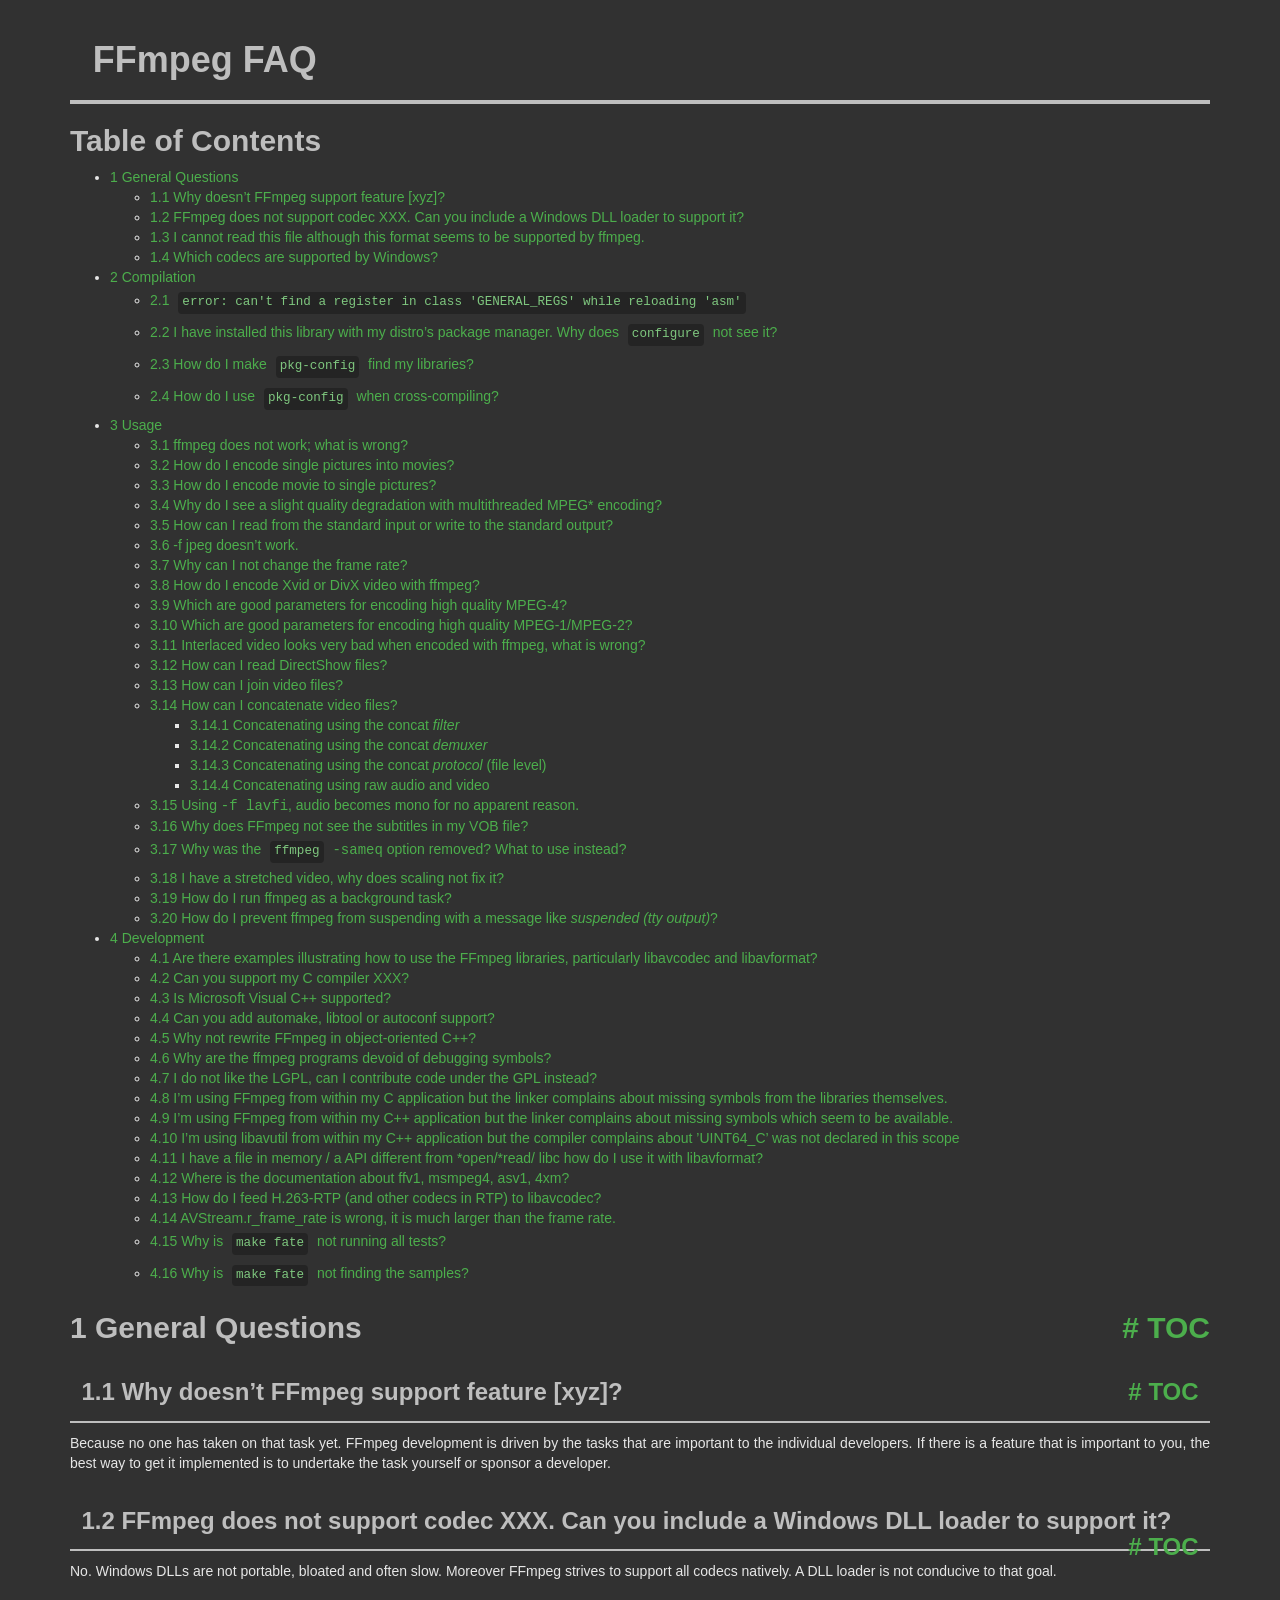
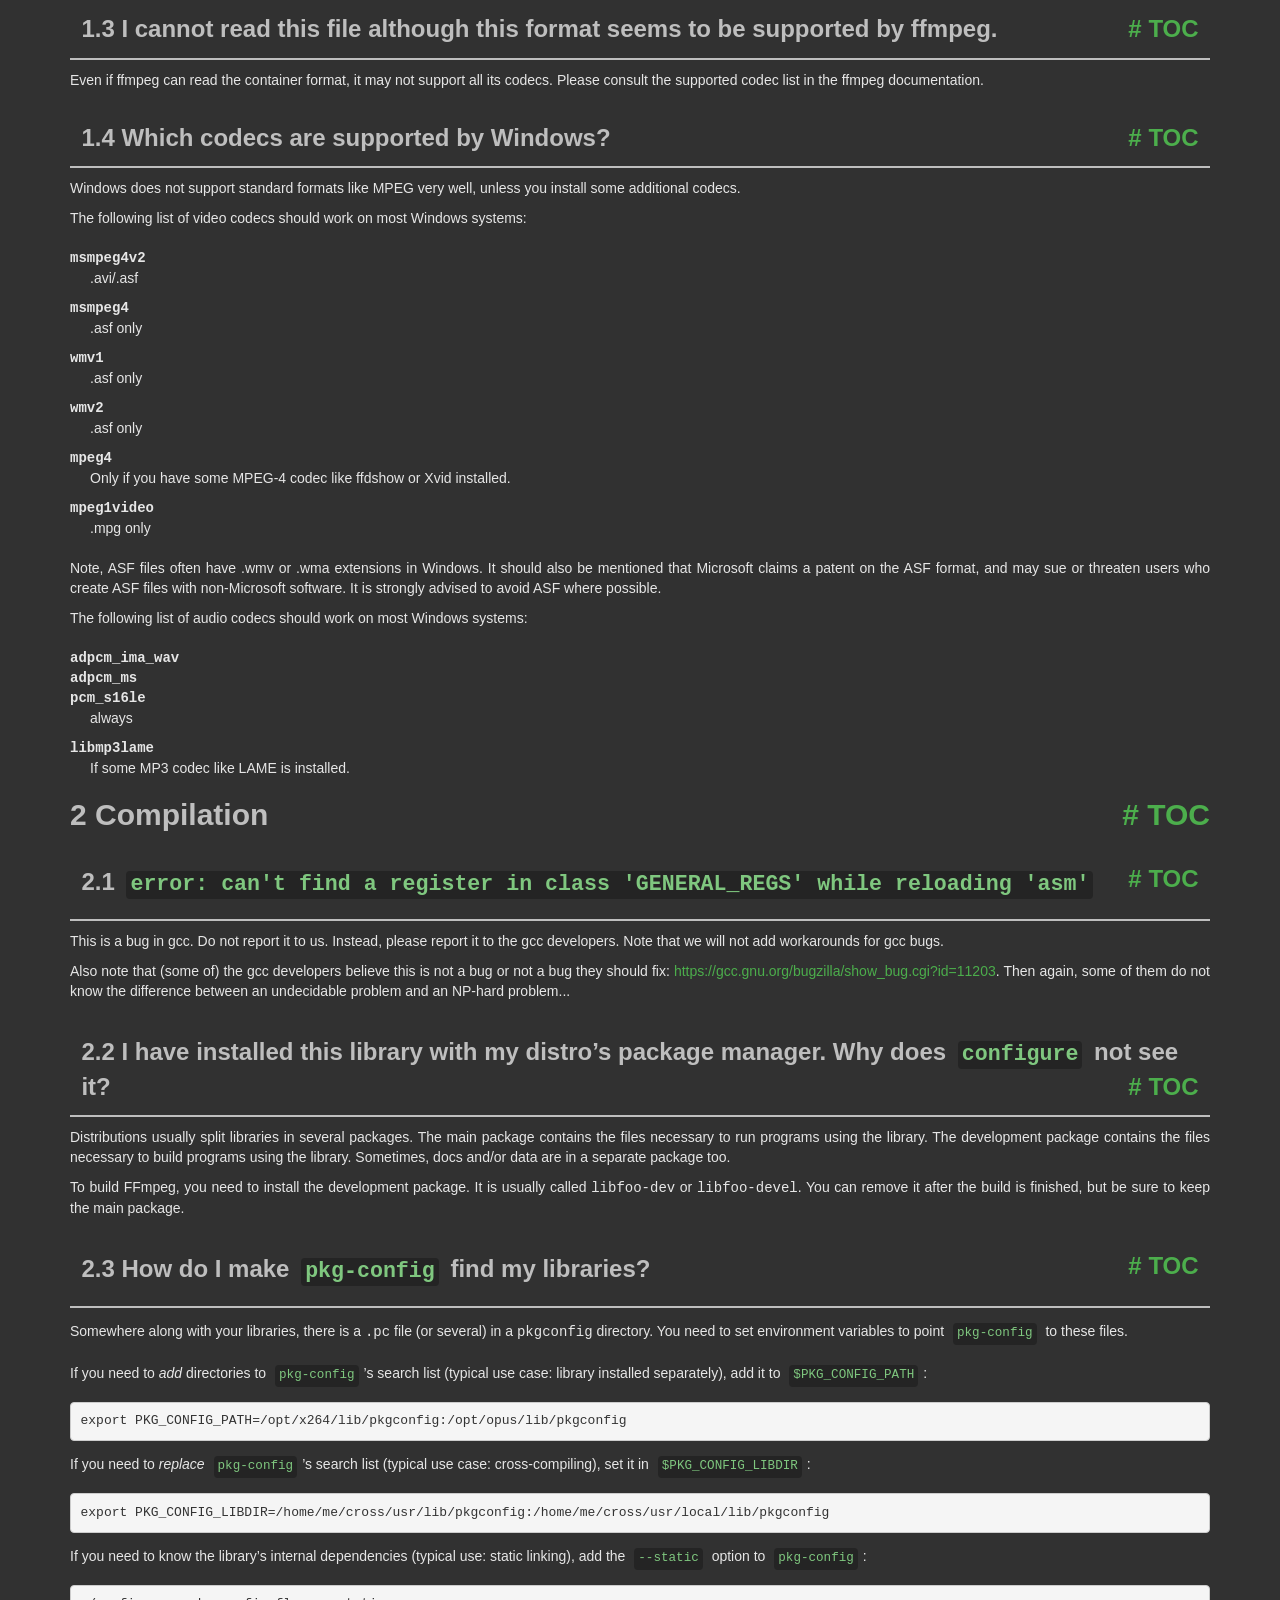
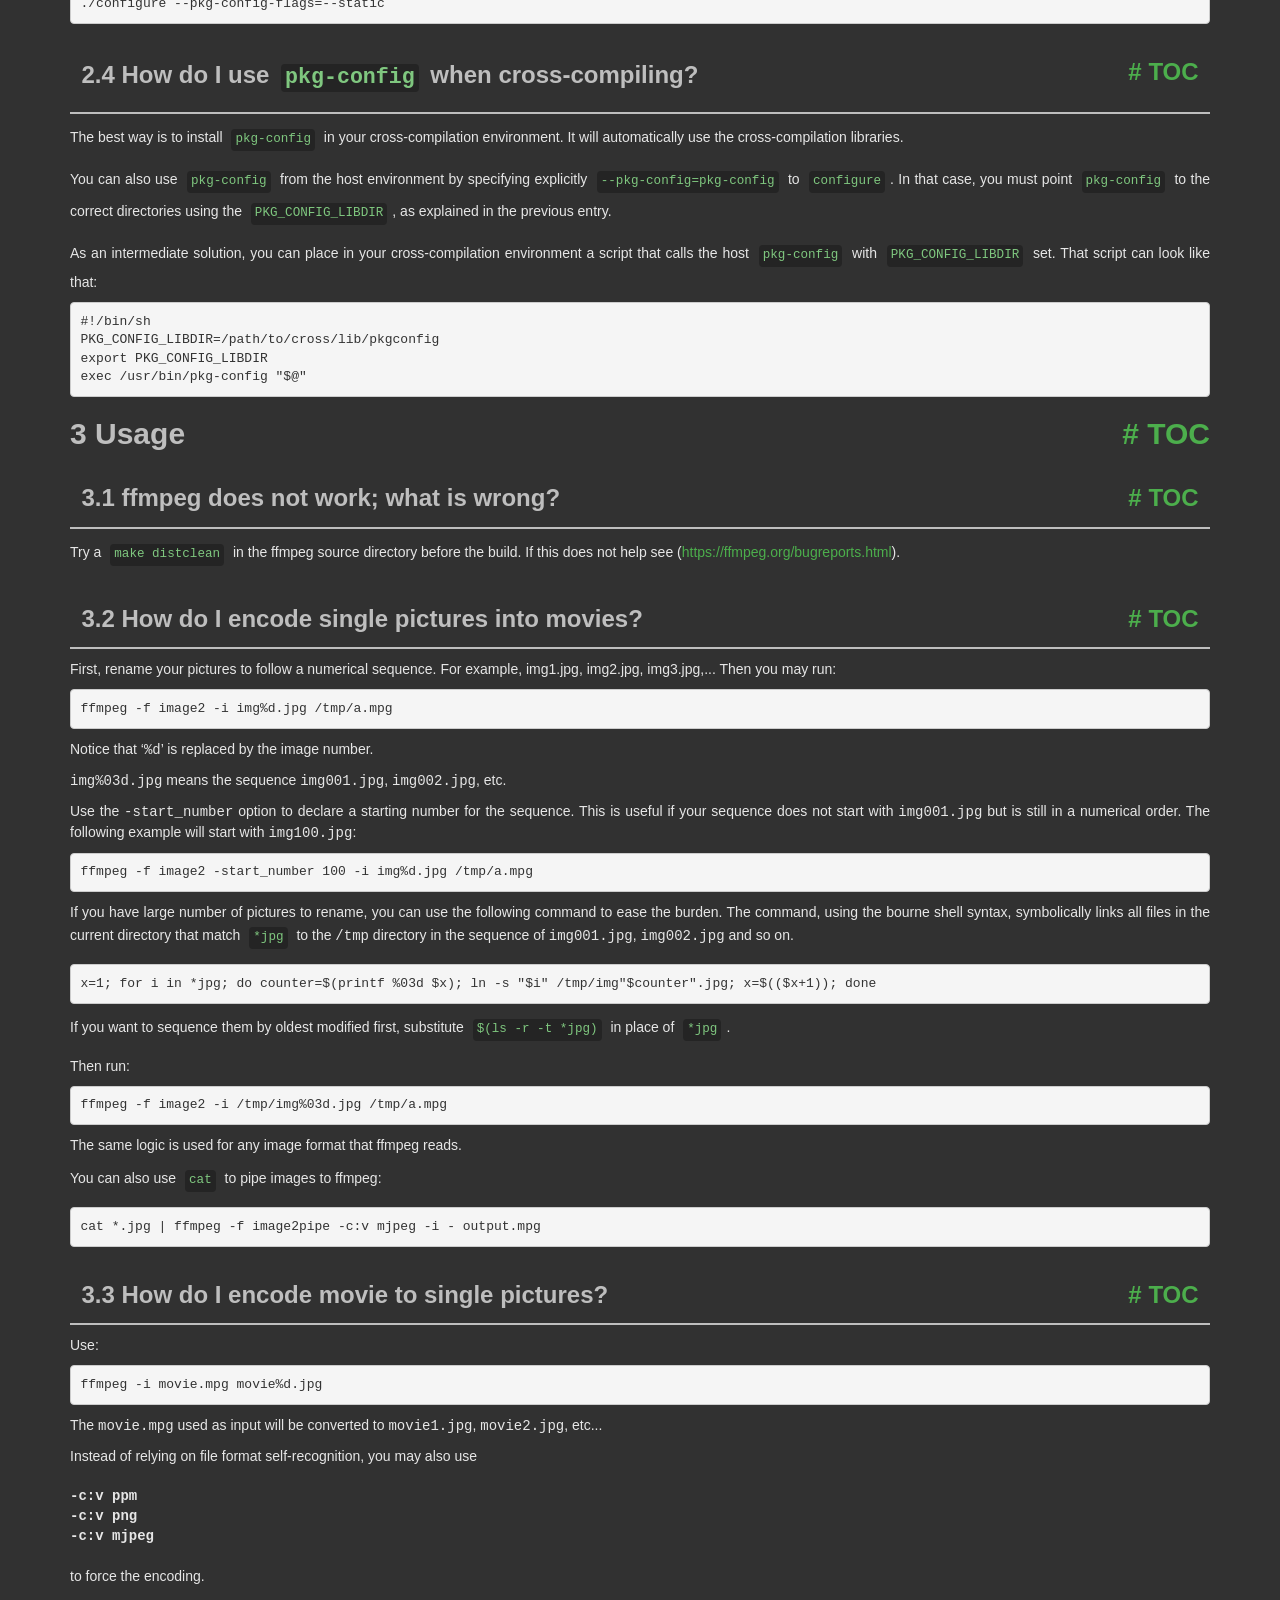
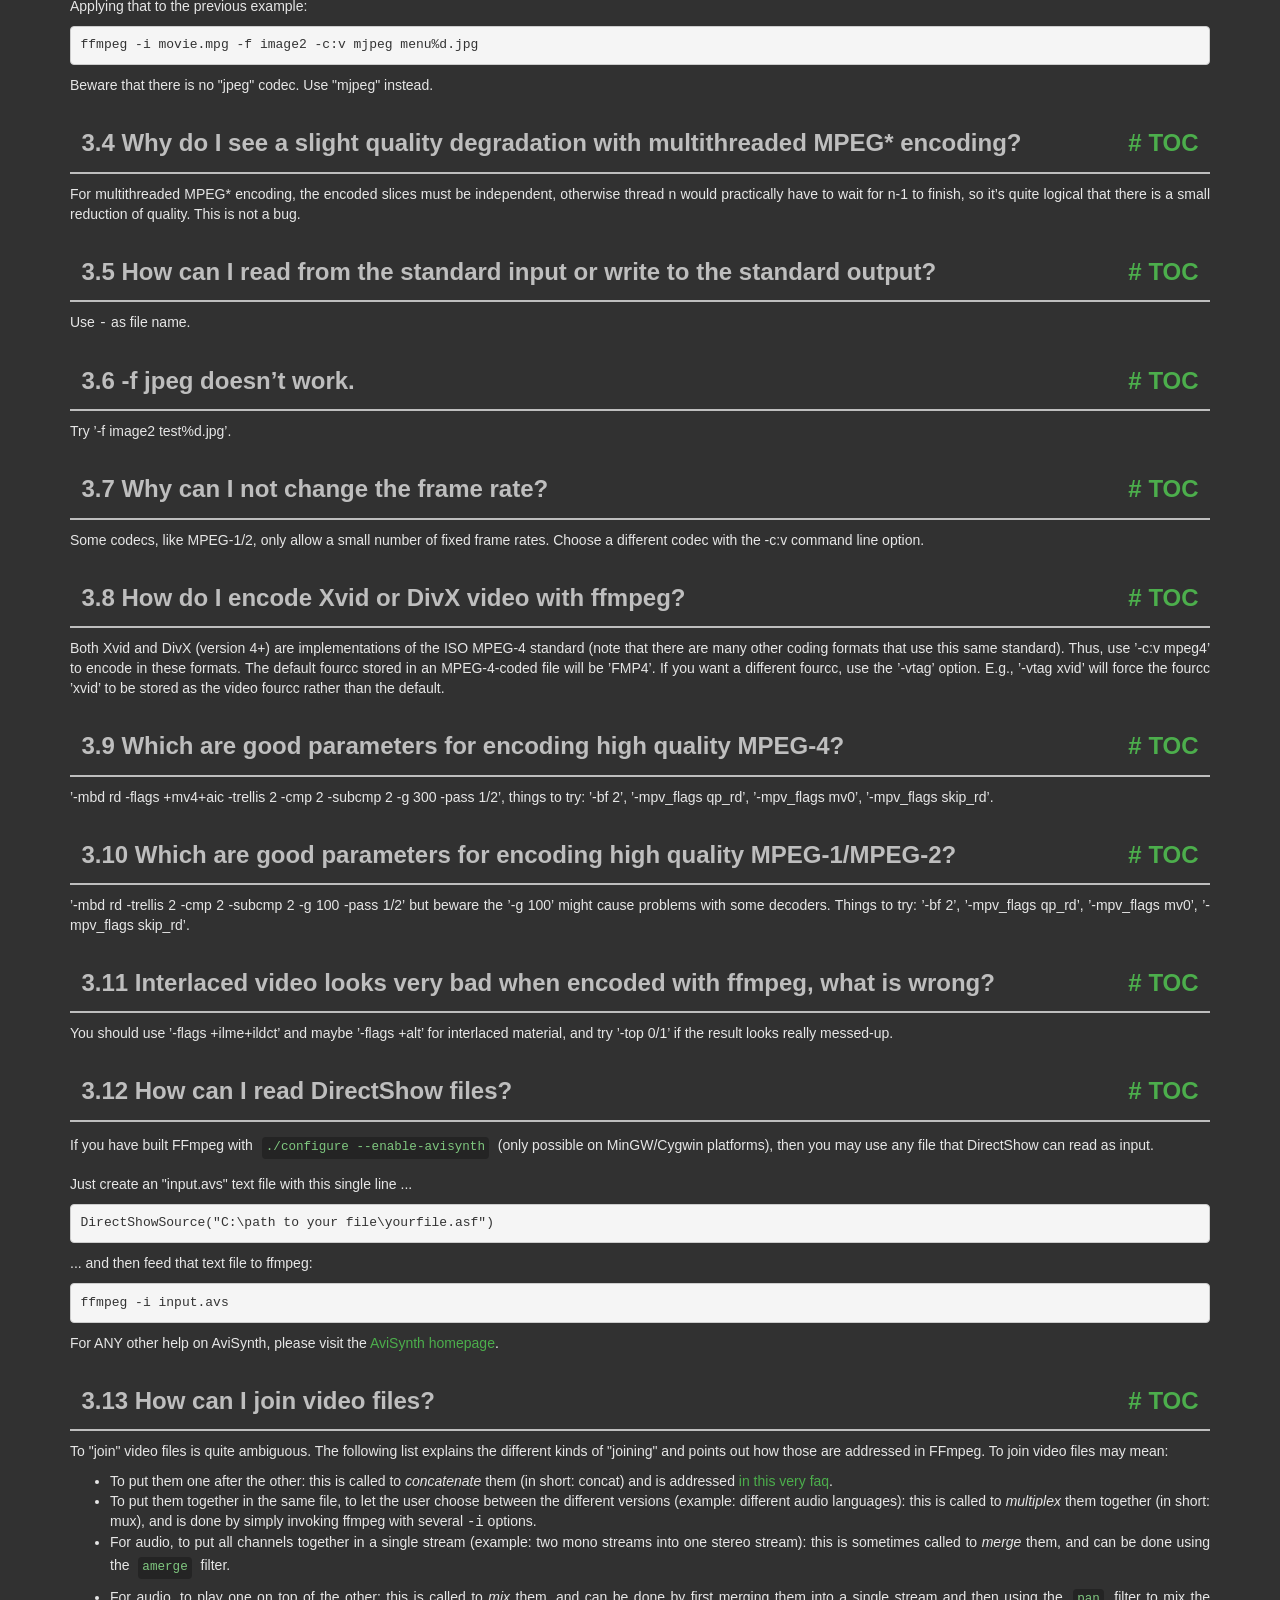
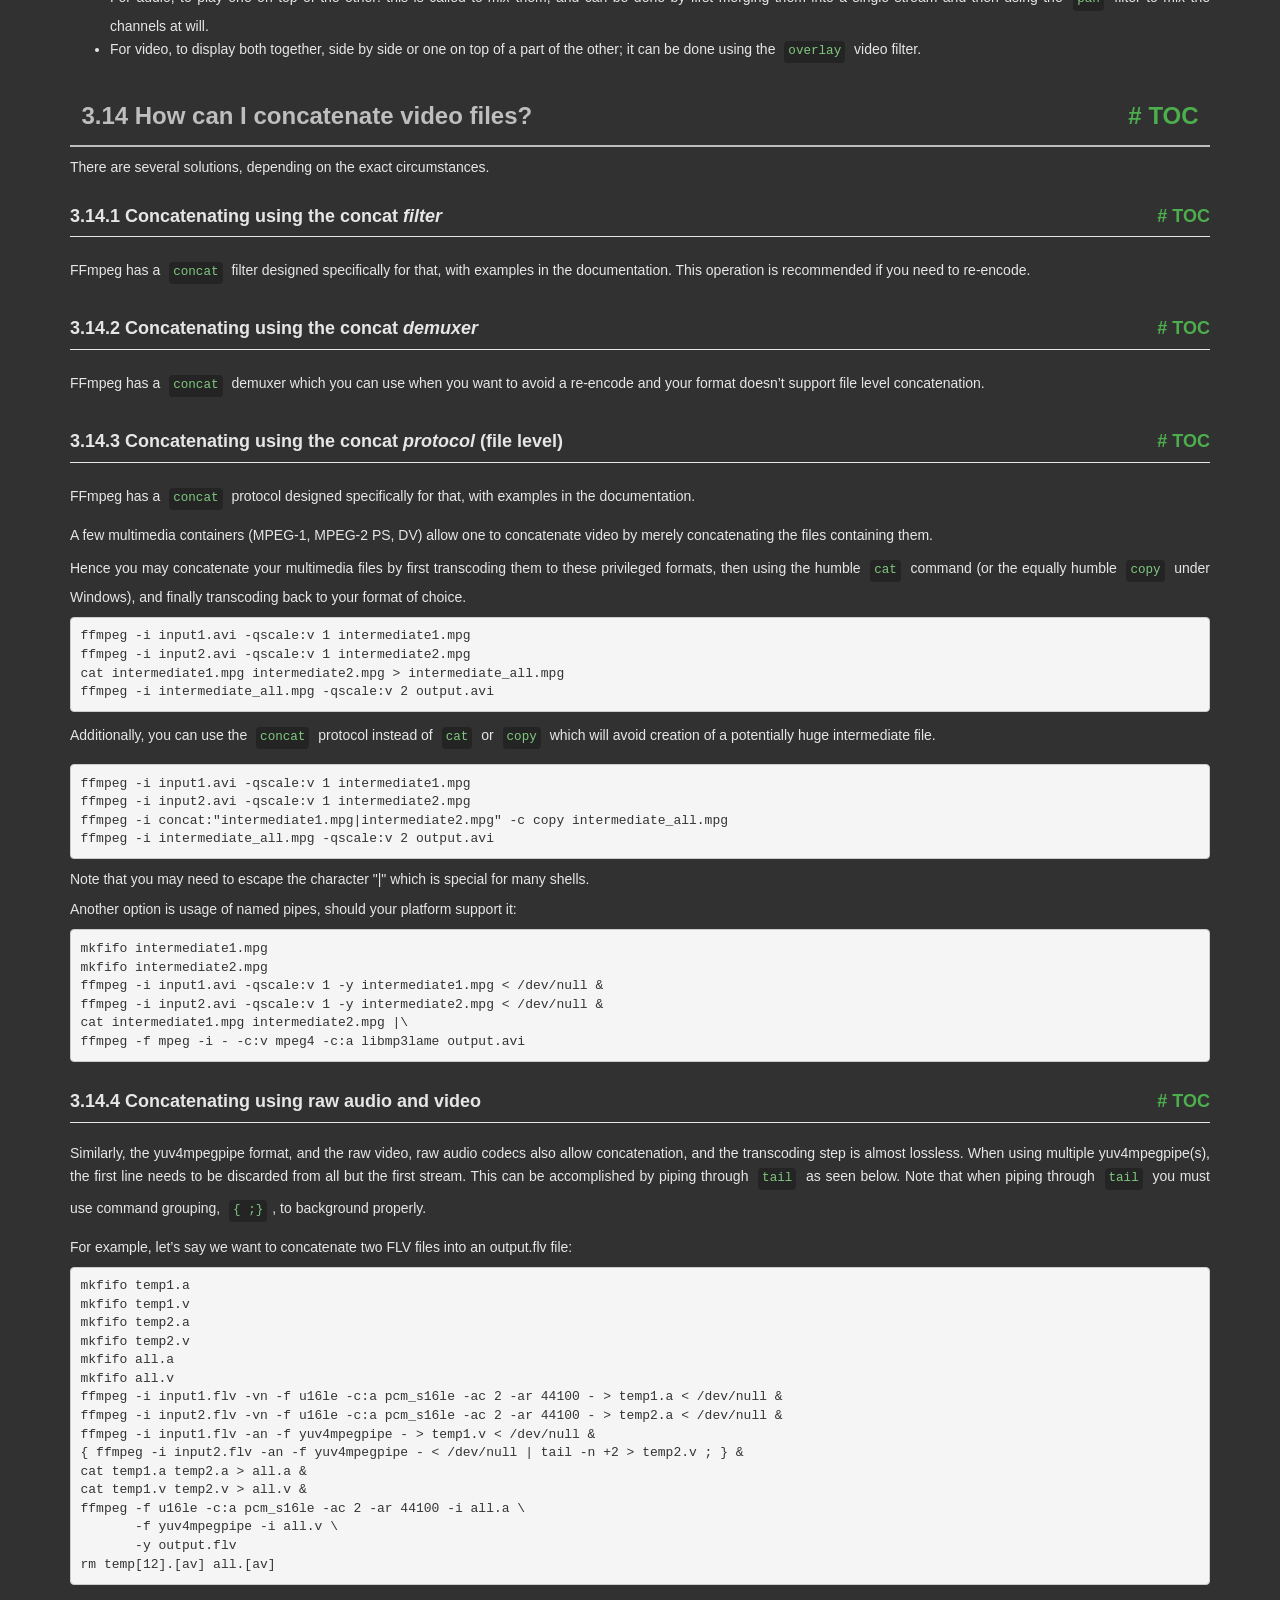
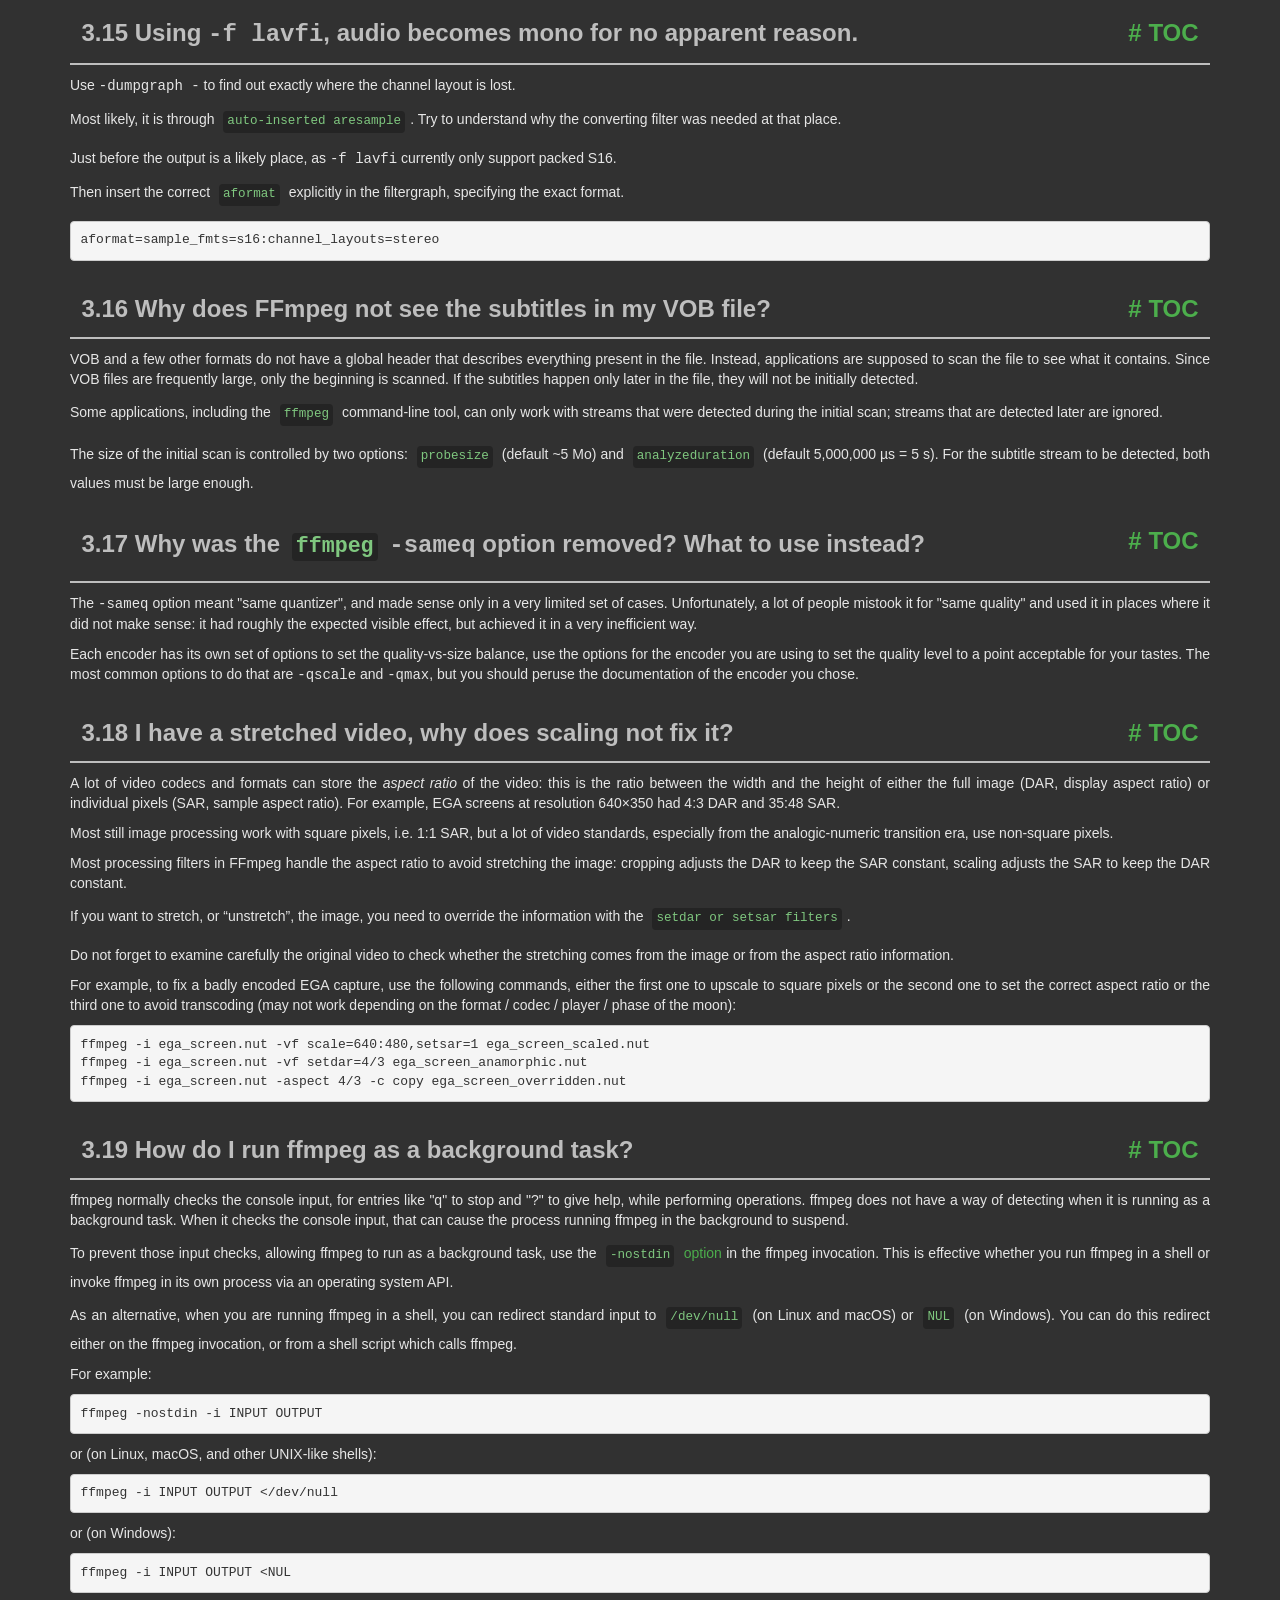
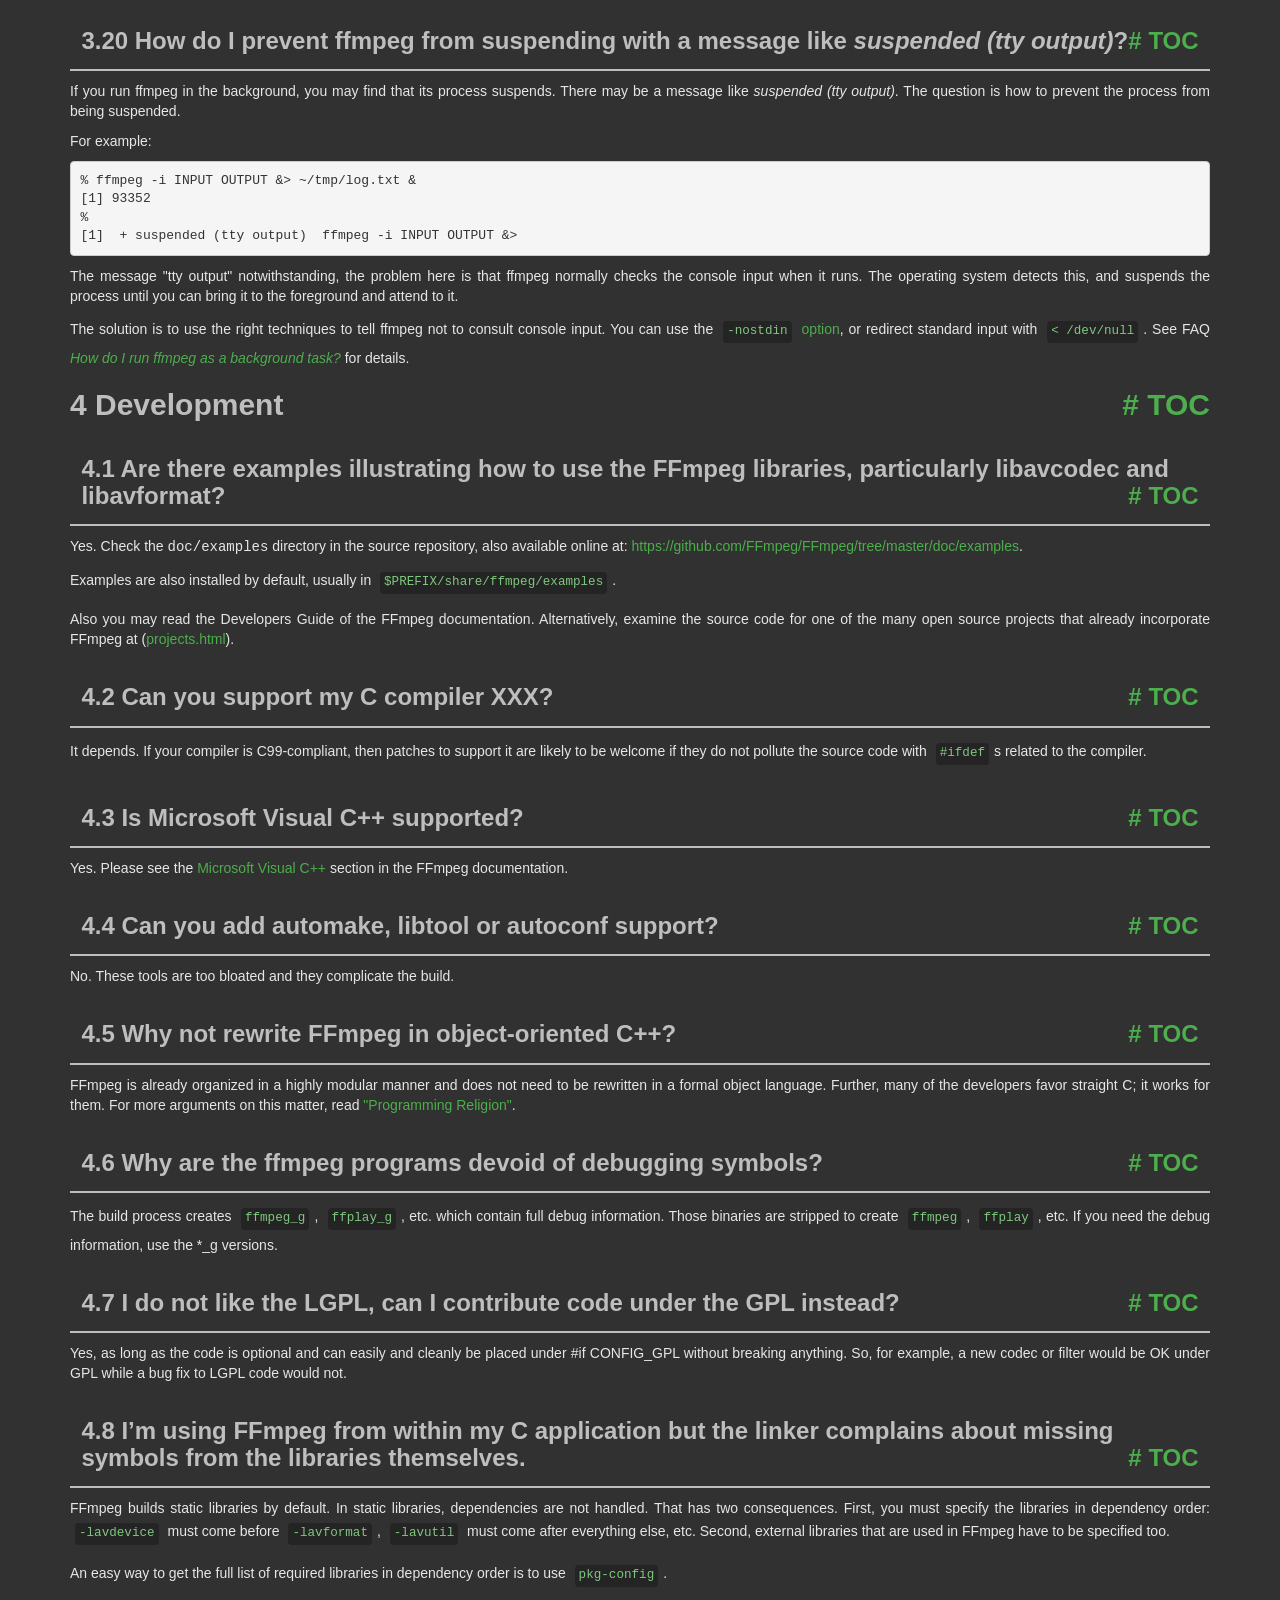
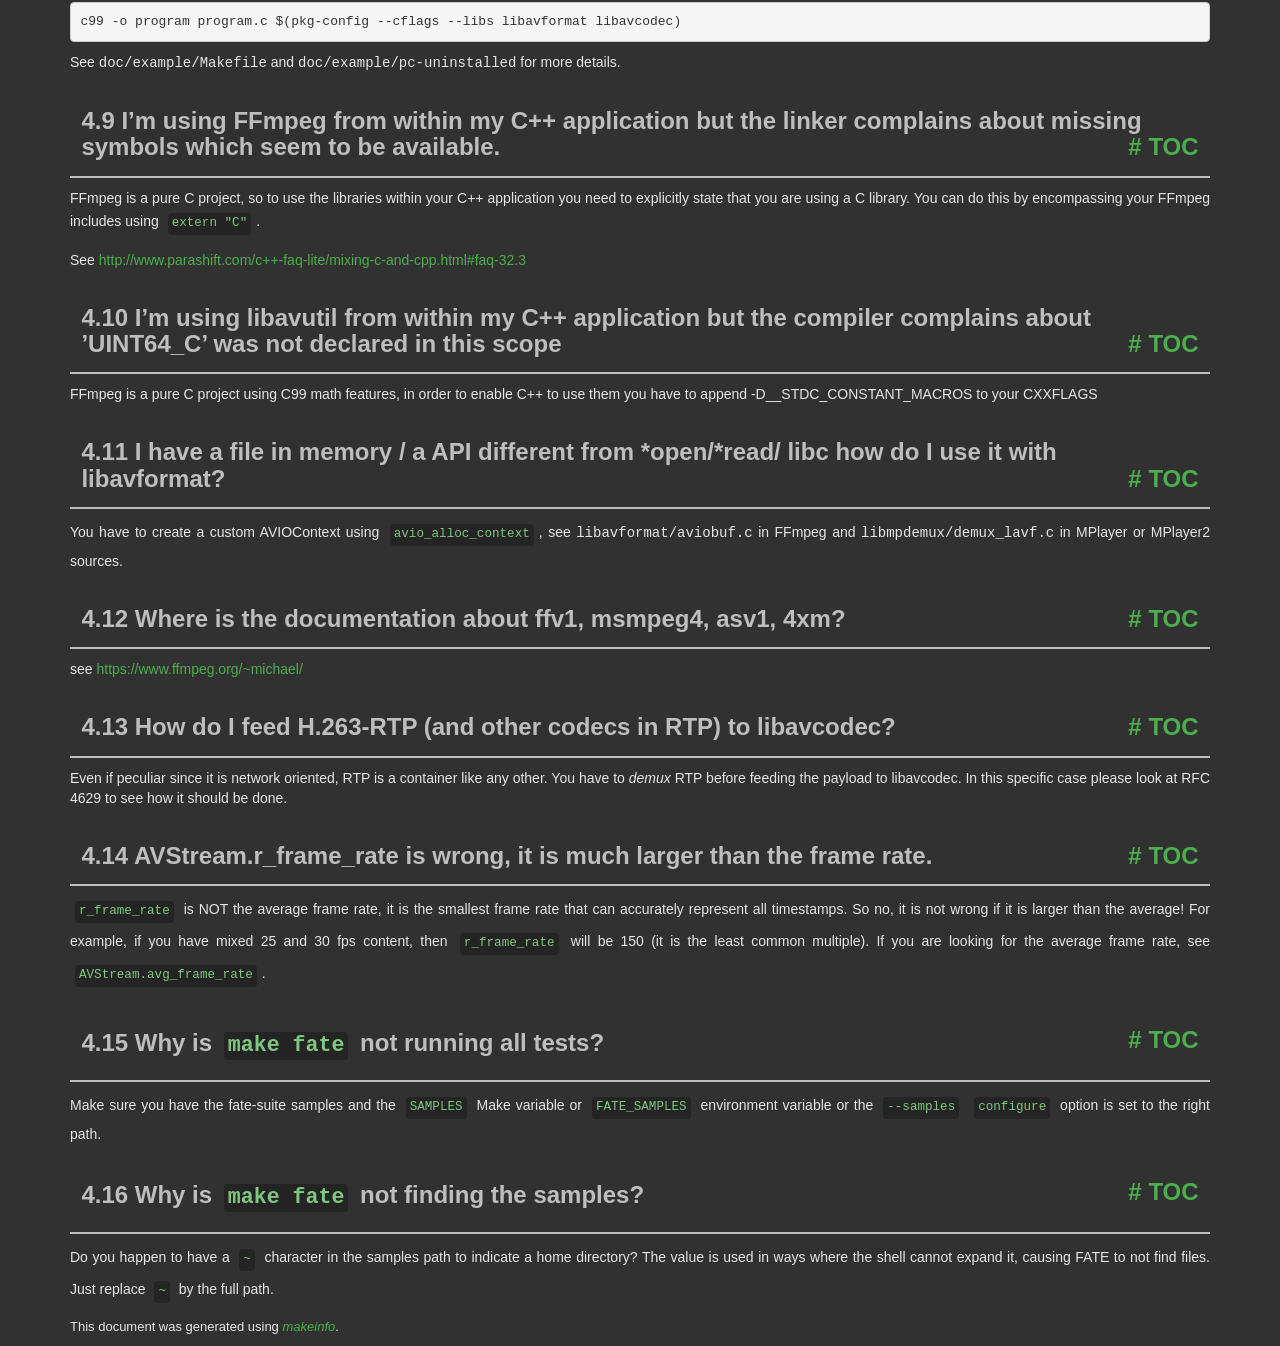
<file: tools/ffmpeg/doc/faq.html>
<!DOCTYPE html PUBLIC "-//W3C//DTD HTML 4.01 Transitional//EN" "http://www.w3.org/TR/html4/loose.dtd">
<html>
<!-- Created by , GNU Texinfo 7.1.1 -->
  <head>
    <meta charset="utf-8">
    <title>
      FFmpeg FAQ
    </title>
    <meta name="viewport" content="width=device-width,initial-scale=1.0">
    <link rel="stylesheet" type="text/css" href="bootstrap.min.css">
    <link rel="stylesheet" type="text/css" href="style.min.css">
  </head>
  <body>
    <div class="container">
      <h1>
      FFmpeg FAQ
      </h1>


<a name="SEC_Top"></a>

<div class="element-contents" id="SEC_Contents">
<h2 class="contents-heading">Table of Contents</h2>

<div class="contents">

<ul class="toc-numbered-mark">
  <li><a id="toc-General-Questions" href="#General-Questions">1 General Questions</a>
  <ul class="toc-numbered-mark">
    <li><a id="toc-Why-doesn_0027t-FFmpeg-support-feature-_005bxyz_005d_003f" href="#Why-doesn_0027t-FFmpeg-support-feature-_005bxyz_005d_003f">1.1 Why doesn&rsquo;t FFmpeg support feature [xyz]?</a></li>
    <li><a id="toc-FFmpeg-does-not-support-codec-XXX_002e-Can-you-include-a-Windows-DLL-loader-to-support-it_003f" href="#FFmpeg-does-not-support-codec-XXX_002e-Can-you-include-a-Windows-DLL-loader-to-support-it_003f">1.2 FFmpeg does not support codec XXX. Can you include a Windows DLL loader to support it?</a></li>
    <li><a id="toc-I-cannot-read-this-file-although-this-format-seems-to-be-supported-by-ffmpeg_002e" href="#I-cannot-read-this-file-although-this-format-seems-to-be-supported-by-ffmpeg_002e">1.3 I cannot read this file although this format seems to be supported by ffmpeg.</a></li>
    <li><a id="toc-Which-codecs-are-supported-by-Windows_003f" href="#Which-codecs-are-supported-by-Windows_003f">1.4 Which codecs are supported by Windows?</a></li>
  </ul></li>
  <li><a id="toc-Compilation" href="#Compilation">2 Compilation</a>
  <ul class="toc-numbered-mark">
    <li><a id="toc-error_003a-can_0027t-find-a-register-in-class-_0027GENERAL_005fREGS_0027-while-reloading-_0027asm_0027" href="#error_003a-can_0027t-find-a-register-in-class-_0027GENERAL_005fREGS_0027-while-reloading-_0027asm_0027">2.1 <code class="code">error: can't find a register in class 'GENERAL_REGS' while reloading 'asm'</code></a></li>
    <li><a id="toc-I-have-installed-this-library-with-my-distro_0027s-package-manager_002e-Why-does-configure-not-see-it_003f" href="#I-have-installed-this-library-with-my-distro_0027s-package-manager_002e-Why-does-configure-not-see-it_003f">2.2 I have installed this library with my distro&rsquo;s package manager. Why does <code class="command">configure</code> not see it?</a></li>
    <li><a id="toc-How-do-I-make-pkg_002dconfig-find-my-libraries_003f" href="#How-do-I-make-pkg_002dconfig-find-my-libraries_003f">2.3 How do I make <code class="command">pkg-config</code> find my libraries?</a></li>
    <li><a id="toc-How-do-I-use-pkg_002dconfig-when-cross_002dcompiling_003f" href="#How-do-I-use-pkg_002dconfig-when-cross_002dcompiling_003f">2.4 How do I use <code class="command">pkg-config</code> when cross-compiling?</a></li>
  </ul></li>
  <li><a id="toc-Usage" href="#Usage">3 Usage</a>
  <ul class="toc-numbered-mark">
    <li><a id="toc-ffmpeg-does-not-work_003b-what-is-wrong_003f" href="#ffmpeg-does-not-work_003b-what-is-wrong_003f">3.1 ffmpeg does not work; what is wrong?</a></li>
    <li><a id="toc-How-do-I-encode-single-pictures-into-movies_003f" href="#How-do-I-encode-single-pictures-into-movies_003f">3.2 How do I encode single pictures into movies?</a></li>
    <li><a id="toc-How-do-I-encode-movie-to-single-pictures_003f" href="#How-do-I-encode-movie-to-single-pictures_003f">3.3 How do I encode movie to single pictures?</a></li>
    <li><a id="toc-Why-do-I-see-a-slight-quality-degradation-with-multithreaded-MPEG_002a-encoding_003f" href="#Why-do-I-see-a-slight-quality-degradation-with-multithreaded-MPEG_002a-encoding_003f">3.4 Why do I see a slight quality degradation with multithreaded MPEG* encoding?</a></li>
    <li><a id="toc-How-can-I-read-from-the-standard-input-or-write-to-the-standard-output_003f" href="#How-can-I-read-from-the-standard-input-or-write-to-the-standard-output_003f">3.5 How can I read from the standard input or write to the standard output?</a></li>
    <li><a id="toc-_002df-jpeg-doesn_0027t-work_002e" href="#g_t_002df-jpeg-doesn_0027t-work_002e">3.6 -f jpeg doesn&rsquo;t work.</a></li>
    <li><a id="toc-Why-can-I-not-change-the-frame-rate_003f" href="#Why-can-I-not-change-the-frame-rate_003f">3.7 Why can I not change the frame rate?</a></li>
    <li><a id="toc-How-do-I-encode-Xvid-or-DivX-video-with-ffmpeg_003f" href="#How-do-I-encode-Xvid-or-DivX-video-with-ffmpeg_003f">3.8 How do I encode Xvid or DivX video with ffmpeg?</a></li>
    <li><a id="toc-Which-are-good-parameters-for-encoding-high-quality-MPEG_002d4_003f" href="#Which-are-good-parameters-for-encoding-high-quality-MPEG_002d4_003f">3.9 Which are good parameters for encoding high quality MPEG-4?</a></li>
    <li><a id="toc-Which-are-good-parameters-for-encoding-high-quality-MPEG_002d1_002fMPEG_002d2_003f" href="#Which-are-good-parameters-for-encoding-high-quality-MPEG_002d1_002fMPEG_002d2_003f">3.10 Which are good parameters for encoding high quality MPEG-1/MPEG-2?</a></li>
    <li><a id="toc-Interlaced-video-looks-very-bad-when-encoded-with-ffmpeg_002c-what-is-wrong_003f" href="#Interlaced-video-looks-very-bad-when-encoded-with-ffmpeg_002c-what-is-wrong_003f">3.11 Interlaced video looks very bad when encoded with ffmpeg, what is wrong?</a></li>
    <li><a id="toc-How-can-I-read-DirectShow-files_003f" href="#How-can-I-read-DirectShow-files_003f">3.12 How can I read DirectShow files?</a></li>
    <li><a id="toc-How-can-I-join-video-files_003f" href="#How-can-I-join-video-files_003f">3.13 How can I join video files?</a></li>
    <li><a id="toc-How-can-I-concatenate-video-files_003f" href="#How-can-I-concatenate-video-files_003f">3.14 How can I concatenate video files?</a>
    <ul class="toc-numbered-mark">
      <li><a id="toc-Concatenating-using-the-concat-filter" href="#Concatenating-using-the-concat-filter">3.14.1 Concatenating using the concat <em class="emph">filter</em></a></li>
      <li><a id="toc-Concatenating-using-the-concat-demuxer" href="#Concatenating-using-the-concat-demuxer">3.14.2 Concatenating using the concat <em class="emph">demuxer</em></a></li>
      <li><a id="toc-Concatenating-using-the-concat-protocol-_0028file-level_0029" href="#Concatenating-using-the-concat-protocol-_0028file-level_0029">3.14.3 Concatenating using the concat <em class="emph">protocol</em> (file level)</a></li>
      <li><a id="toc-Concatenating-using-raw-audio-and-video" href="#Concatenating-using-raw-audio-and-video">3.14.4 Concatenating using raw audio and video</a></li>
    </ul></li>
    <li><a id="toc-Using-_002df-lavfi_002c-audio-becomes-mono-for-no-apparent-reason_002e" href="#Using-_002df-lavfi_002c-audio-becomes-mono-for-no-apparent-reason_002e">3.15 Using <samp class="option">-f lavfi</samp>, audio becomes mono for no apparent reason.</a></li>
    <li><a id="toc-Why-does-FFmpeg-not-see-the-subtitles-in-my-VOB-file_003f" href="#Why-does-FFmpeg-not-see-the-subtitles-in-my-VOB-file_003f">3.16 Why does FFmpeg not see the subtitles in my VOB file?</a></li>
    <li><a id="toc-Why-was-the-ffmpeg-_002dsameq-option-removed_003f-What-to-use-instead_003f" href="#Why-was-the-ffmpeg-_002dsameq-option-removed_003f-What-to-use-instead_003f">3.17 Why was the <code class="command">ffmpeg</code> <samp class="option">-sameq</samp> option removed? What to use instead?</a></li>
    <li><a id="toc-I-have-a-stretched-video_002c-why-does-scaling-not-fix-it_003f" href="#I-have-a-stretched-video_002c-why-does-scaling-not-fix-it_003f">3.18 I have a stretched video, why does scaling not fix it?</a></li>
    <li><a id="toc-How-do-I-run-ffmpeg-as-a-background-task_003f" href="#How-do-I-run-ffmpeg-as-a-background-task_003f">3.19 How do I run ffmpeg as a background task?</a></li>
    <li><a id="toc-How-do-I-prevent-ffmpeg-from-suspending-with-a-message-like-suspended-_0028tty-output_0029_003f" href="#How-do-I-prevent-ffmpeg-from-suspending-with-a-message-like-suspended-_0028tty-output_0029_003f">3.20 How do I prevent ffmpeg from suspending with a message like <em class="emph">suspended (tty output)</em>?</a></li>
  </ul></li>
  <li><a id="toc-Development" href="#Development">4 Development</a>
  <ul class="toc-numbered-mark">
    <li><a id="toc-Are-there-examples-illustrating-how-to-use-the-FFmpeg-libraries_002c-particularly-libavcodec-and-libavformat_003f" href="#Are-there-examples-illustrating-how-to-use-the-FFmpeg-libraries_002c-particularly-libavcodec-and-libavformat_003f">4.1 Are there examples illustrating how to use the FFmpeg libraries, particularly libavcodec and libavformat?</a></li>
    <li><a id="toc-Can-you-support-my-C-compiler-XXX_003f" href="#Can-you-support-my-C-compiler-XXX_003f">4.2 Can you support my C compiler XXX?</a></li>
    <li><a id="toc-Is-Microsoft-Visual-C_002b_002b-supported_003f" href="#Is-Microsoft-Visual-C_002b_002b-supported_003f">4.3 Is Microsoft Visual C++ supported?</a></li>
    <li><a id="toc-Can-you-add-automake_002c-libtool-or-autoconf-support_003f" href="#Can-you-add-automake_002c-libtool-or-autoconf-support_003f">4.4 Can you add automake, libtool or autoconf support?</a></li>
    <li><a id="toc-Why-not-rewrite-FFmpeg-in-object_002doriented-C_002b_002b_003f" href="#Why-not-rewrite-FFmpeg-in-object_002doriented-C_002b_002b_003f">4.5 Why not rewrite FFmpeg in object-oriented C++?</a></li>
    <li><a id="toc-Why-are-the-ffmpeg-programs-devoid-of-debugging-symbols_003f" href="#Why-are-the-ffmpeg-programs-devoid-of-debugging-symbols_003f">4.6 Why are the ffmpeg programs devoid of debugging symbols?</a></li>
    <li><a id="toc-I-do-not-like-the-LGPL_002c-can-I-contribute-code-under-the-GPL-instead_003f" href="#I-do-not-like-the-LGPL_002c-can-I-contribute-code-under-the-GPL-instead_003f">4.7 I do not like the LGPL, can I contribute code under the GPL instead?</a></li>
    <li><a id="toc-I_0027m-using-FFmpeg-from-within-my-C-application-but-the-linker-complains-about-missing-symbols-from-the-libraries-themselves_002e" href="#I_0027m-using-FFmpeg-from-within-my-C-application-but-the-linker-complains-about-missing-symbols-from-the-libraries-themselves_002e">4.8 I&rsquo;m using FFmpeg from within my C application but the linker complains about missing symbols from the libraries themselves.</a></li>
    <li><a id="toc-I_0027m-using-FFmpeg-from-within-my-C_002b_002b-application-but-the-linker-complains-about-missing-symbols-which-seem-to-be-available_002e" href="#I_0027m-using-FFmpeg-from-within-my-C_002b_002b-application-but-the-linker-complains-about-missing-symbols-which-seem-to-be-available_002e">4.9 I&rsquo;m using FFmpeg from within my C++ application but the linker complains about missing symbols which seem to be available.</a></li>
    <li><a id="toc-I_0027m-using-libavutil-from-within-my-C_002b_002b-application-but-the-compiler-complains-about-_0027UINT64_005fC_0027-was-not-declared-in-this-scope" href="#I_0027m-using-libavutil-from-within-my-C_002b_002b-application-but-the-compiler-complains-about-_0027UINT64_005fC_0027-was-not-declared-in-this-scope">4.10 I&rsquo;m using libavutil from within my C++ application but the compiler complains about &rsquo;UINT64_C&rsquo; was not declared in this scope</a></li>
    <li><a id="toc-I-have-a-file-in-memory-_002f-a-API-different-from-_002aopen_002f_002aread_002f-libc-how-do-I-use-it-with-libavformat_003f" href="#I-have-a-file-in-memory-_002f-a-API-different-from-_002aopen_002f_002aread_002f-libc-how-do-I-use-it-with-libavformat_003f">4.11 I have a file in memory / a API different from *open/*read/ libc how do I use it with libavformat?</a></li>
    <li><a id="toc-Where-is-the-documentation-about-ffv1_002c-msmpeg4_002c-asv1_002c-4xm_003f" href="#Where-is-the-documentation-about-ffv1_002c-msmpeg4_002c-asv1_002c-4xm_003f">4.12 Where is the documentation about ffv1, msmpeg4, asv1, 4xm?</a></li>
    <li><a id="toc-How-do-I-feed-H_002e263_002dRTP-_0028and-other-codecs-in-RTP_0029-to-libavcodec_003f" href="#How-do-I-feed-H_002e263_002dRTP-_0028and-other-codecs-in-RTP_0029-to-libavcodec_003f">4.13 How do I feed H.263-RTP (and other codecs in RTP) to libavcodec?</a></li>
    <li><a id="toc-AVStream_002er_005fframe_005frate-is-wrong_002c-it-is-much-larger-than-the-frame-rate_002e" href="#AVStream_002er_005fframe_005frate-is-wrong_002c-it-is-much-larger-than-the-frame-rate_002e">4.14 AVStream.r_frame_rate is wrong, it is much larger than the frame rate.</a></li>
    <li><a id="toc-Why-is-make-fate-not-running-all-tests_003f" href="#Why-is-make-fate-not-running-all-tests_003f">4.15 Why is <code class="code">make fate</code> not running all tests?</a></li>
    <li><a id="toc-Why-is-make-fate-not-finding-the-samples_003f" href="#Why-is-make-fate-not-finding-the-samples_003f">4.16 Why is <code class="code">make fate</code> not finding the samples?</a></li>
  </ul></li>
</ul>
</div>
</div>

<a name="General-Questions"></a>
<h2 class="chapter">1 General Questions<span class="pull-right"><a class="anchor hidden-xs" href="#General-Questions" aria-hidden="true">#</a> <a class="anchor hidden-xs"href="#toc-General-Questions" aria-hidden="true">TOC</a></span></h2>

<a name="Why-doesn_0027t-FFmpeg-support-feature-_005bxyz_005d_003f"></a>
<h3 class="section">1.1 Why doesn&rsquo;t FFmpeg support feature [xyz]?<span class="pull-right"><a class="anchor hidden-xs" href="#Why-doesn_0027t-FFmpeg-support-feature-_005bxyz_005d_003f" aria-hidden="true">#</a> <a class="anchor hidden-xs"href="#toc-Why-doesn_0027t-FFmpeg-support-feature-_005bxyz_005d_003f" aria-hidden="true">TOC</a></span></h3>

<p>Because no one has taken on that task yet. FFmpeg development is
driven by the tasks that are important to the individual developers.
If there is a feature that is important to you, the best way to get
it implemented is to undertake the task yourself or sponsor a developer.
</p>
<a name="FFmpeg-does-not-support-codec-XXX_002e-Can-you-include-a-Windows-DLL-loader-to-support-it_003f"></a>
<h3 class="section">1.2 FFmpeg does not support codec XXX. Can you include a Windows DLL loader to support it?<span class="pull-right"><a class="anchor hidden-xs" href="#FFmpeg-does-not-support-codec-XXX_002e-Can-you-include-a-Windows-DLL-loader-to-support-it_003f" aria-hidden="true">#</a> <a class="anchor hidden-xs"href="#toc-FFmpeg-does-not-support-codec-XXX_002e-Can-you-include-a-Windows-DLL-loader-to-support-it_003f" aria-hidden="true">TOC</a></span></h3>

<p>No. Windows DLLs are not portable, bloated and often slow.
Moreover FFmpeg strives to support all codecs natively.
A DLL loader is not conducive to that goal.
</p>
<a name="I-cannot-read-this-file-although-this-format-seems-to-be-supported-by-ffmpeg_002e"></a>
<h3 class="section">1.3 I cannot read this file although this format seems to be supported by ffmpeg.<span class="pull-right"><a class="anchor hidden-xs" href="#I-cannot-read-this-file-although-this-format-seems-to-be-supported-by-ffmpeg_002e" aria-hidden="true">#</a> <a class="anchor hidden-xs"href="#toc-I-cannot-read-this-file-although-this-format-seems-to-be-supported-by-ffmpeg_002e" aria-hidden="true">TOC</a></span></h3>

<p>Even if ffmpeg can read the container format, it may not support all its
codecs. Please consult the supported codec list in the ffmpeg
documentation.
</p>
<a name="Which-codecs-are-supported-by-Windows_003f"></a>
<h3 class="section">1.4 Which codecs are supported by Windows?<span class="pull-right"><a class="anchor hidden-xs" href="#Which-codecs-are-supported-by-Windows_003f" aria-hidden="true">#</a> <a class="anchor hidden-xs"href="#toc-Which-codecs-are-supported-by-Windows_003f" aria-hidden="true">TOC</a></span></h3>

<p>Windows does not support standard formats like MPEG very well, unless you
install some additional codecs.
</p>
<p>The following list of video codecs should work on most Windows systems:
</p><dl class="table">
<dt><samp class="option">msmpeg4v2</samp></dt>
<dd><p>.avi/.asf
</p></dd>
<dt><samp class="option">msmpeg4</samp></dt>
<dd><p>.asf only
</p></dd>
<dt><samp class="option">wmv1</samp></dt>
<dd><p>.asf only
</p></dd>
<dt><samp class="option">wmv2</samp></dt>
<dd><p>.asf only
</p></dd>
<dt><samp class="option">mpeg4</samp></dt>
<dd><p>Only if you have some MPEG-4 codec like ffdshow or Xvid installed.
</p></dd>
<dt><samp class="option">mpeg1video</samp></dt>
<dd><p>.mpg only
</p></dd>
</dl>
<p>Note, ASF files often have .wmv or .wma extensions in Windows. It should also
be mentioned that Microsoft claims a patent on the ASF format, and may sue
or threaten users who create ASF files with non-Microsoft software. It is
strongly advised to avoid ASF where possible.
</p>
<p>The following list of audio codecs should work on most Windows systems:
</p><dl class="table">
<dt><samp class="option">adpcm_ima_wav</samp></dt>
<dt><samp class="option">adpcm_ms</samp></dt>
<dt><samp class="option">pcm_s16le</samp></dt>
<dd><p>always
</p></dd>
<dt><samp class="option">libmp3lame</samp></dt>
<dd><p>If some MP3 codec like LAME is installed.
</p></dd>
</dl>


<a name="Compilation"></a>
<h2 class="chapter">2 Compilation<span class="pull-right"><a class="anchor hidden-xs" href="#Compilation" aria-hidden="true">#</a> <a class="anchor hidden-xs"href="#toc-Compilation" aria-hidden="true">TOC</a></span></h2>

<a name="error_003a-can_0027t-find-a-register-in-class-_0027GENERAL_005fREGS_0027-while-reloading-_0027asm_0027"></a>
<h3 class="section">2.1 <code class="code">error: can't find a register in class 'GENERAL_REGS' while reloading 'asm'</code><span class="pull-right"><a class="anchor hidden-xs" href="#error_003a-can_0027t-find-a-register-in-class-_0027GENERAL_005fREGS_0027-while-reloading-_0027asm_0027" aria-hidden="true">#</a> <a class="anchor hidden-xs"href="#toc-error_003a-can_0027t-find-a-register-in-class-_0027GENERAL_005fREGS_0027-while-reloading-_0027asm_0027" aria-hidden="true">TOC</a></span></h3>

<p>This is a bug in gcc. Do not report it to us. Instead, please report it to
the gcc developers. Note that we will not add workarounds for gcc bugs.
</p>
<p>Also note that (some of) the gcc developers believe this is not a bug or
not a bug they should fix:
<a class="url" href="https://gcc.gnu.org/bugzilla/show_bug.cgi?id=11203">https://gcc.gnu.org/bugzilla/show_bug.cgi?id=11203</a>.
Then again, some of them do not know the difference between an undecidable
problem and an NP-hard problem...
</p>
<a name="I-have-installed-this-library-with-my-distro_0027s-package-manager_002e-Why-does-configure-not-see-it_003f"></a>
<h3 class="section">2.2 I have installed this library with my distro&rsquo;s package manager. Why does <code class="command">configure</code> not see it?<span class="pull-right"><a class="anchor hidden-xs" href="#I-have-installed-this-library-with-my-distro_0027s-package-manager_002e-Why-does-configure-not-see-it_003f" aria-hidden="true">#</a> <a class="anchor hidden-xs"href="#toc-I-have-installed-this-library-with-my-distro_0027s-package-manager_002e-Why-does-configure-not-see-it_003f" aria-hidden="true">TOC</a></span></h3>

<p>Distributions usually split libraries in several packages. The main package
contains the files necessary to run programs using the library. The
development package contains the files necessary to build programs using the
library. Sometimes, docs and/or data are in a separate package too.
</p>
<p>To build FFmpeg, you need to install the development package. It is usually
called <samp class="file">libfoo-dev</samp> or <samp class="file">libfoo-devel</samp>. You can remove it after the
build is finished, but be sure to keep the main package.
</p>
<a name="How-do-I-make-pkg_002dconfig-find-my-libraries_003f"></a>
<h3 class="section">2.3 How do I make <code class="command">pkg-config</code> find my libraries?<span class="pull-right"><a class="anchor hidden-xs" href="#How-do-I-make-pkg_002dconfig-find-my-libraries_003f" aria-hidden="true">#</a> <a class="anchor hidden-xs"href="#toc-How-do-I-make-pkg_002dconfig-find-my-libraries_003f" aria-hidden="true">TOC</a></span></h3>

<p>Somewhere along with your libraries, there is a <samp class="file">.pc</samp> file (or several)
in a <samp class="file">pkgconfig</samp> directory. You need to set environment variables to
point <code class="command">pkg-config</code> to these files.
</p>
<p>If you need to <em class="emph">add</em> directories to <code class="command">pkg-config</code>&rsquo;s search list
(typical use case: library installed separately), add it to
<code class="code">$PKG_CONFIG_PATH</code>:
</p>
<div class="example">
<pre class="example-preformatted">export PKG_CONFIG_PATH=/opt/x264/lib/pkgconfig:/opt/opus/lib/pkgconfig
</pre></div>

<p>If you need to <em class="emph">replace</em> <code class="command">pkg-config</code>&rsquo;s search list
(typical use case: cross-compiling), set it in
<code class="code">$PKG_CONFIG_LIBDIR</code>:
</p>
<div class="example">
<pre class="example-preformatted">export PKG_CONFIG_LIBDIR=/home/me/cross/usr/lib/pkgconfig:/home/me/cross/usr/local/lib/pkgconfig
</pre></div>

<p>If you need to know the library&rsquo;s internal dependencies (typical use: static
linking), add the <code class="code">--static</code> option to <code class="command">pkg-config</code>:
</p>
<div class="example">
<pre class="example-preformatted">./configure --pkg-config-flags=--static
</pre></div>

<a name="How-do-I-use-pkg_002dconfig-when-cross_002dcompiling_003f"></a>
<h3 class="section">2.4 How do I use <code class="command">pkg-config</code> when cross-compiling?<span class="pull-right"><a class="anchor hidden-xs" href="#How-do-I-use-pkg_002dconfig-when-cross_002dcompiling_003f" aria-hidden="true">#</a> <a class="anchor hidden-xs"href="#toc-How-do-I-use-pkg_002dconfig-when-cross_002dcompiling_003f" aria-hidden="true">TOC</a></span></h3>

<p>The best way is to install <code class="command">pkg-config</code> in your cross-compilation
environment. It will automatically use the cross-compilation libraries.
</p>
<p>You can also use <code class="command">pkg-config</code> from the host environment by
specifying explicitly <code class="code">--pkg-config=pkg-config</code> to <code class="command">configure</code>.
In that case, you must point <code class="command">pkg-config</code> to the correct directories
using the <code class="code">PKG_CONFIG_LIBDIR</code>, as explained in the previous entry.
</p>
<p>As an intermediate solution, you can place in your cross-compilation
environment a script that calls the host <code class="command">pkg-config</code> with
<code class="code">PKG_CONFIG_LIBDIR</code> set. That script can look like that:
</p>
<div class="example">
<pre class="example-preformatted">#!/bin/sh
PKG_CONFIG_LIBDIR=/path/to/cross/lib/pkgconfig
export PKG_CONFIG_LIBDIR
exec /usr/bin/pkg-config &quot;$@&quot;
</pre></div>

<a name="Usage"></a>
<h2 class="chapter">3 Usage<span class="pull-right"><a class="anchor hidden-xs" href="#Usage" aria-hidden="true">#</a> <a class="anchor hidden-xs"href="#toc-Usage" aria-hidden="true">TOC</a></span></h2>

<a name="ffmpeg-does-not-work_003b-what-is-wrong_003f"></a>
<h3 class="section">3.1 ffmpeg does not work; what is wrong?<span class="pull-right"><a class="anchor hidden-xs" href="#ffmpeg-does-not-work_003b-what-is-wrong_003f" aria-hidden="true">#</a> <a class="anchor hidden-xs"href="#toc-ffmpeg-does-not-work_003b-what-is-wrong_003f" aria-hidden="true">TOC</a></span></h3>

<p>Try a <code class="code">make distclean</code> in the ffmpeg source directory before the build.
If this does not help see
(<a class="url" href="https://ffmpeg.org/bugreports.html">https://ffmpeg.org/bugreports.html</a>).
</p>
<a name="How-do-I-encode-single-pictures-into-movies_003f"></a>
<h3 class="section">3.2 How do I encode single pictures into movies?<span class="pull-right"><a class="anchor hidden-xs" href="#How-do-I-encode-single-pictures-into-movies_003f" aria-hidden="true">#</a> <a class="anchor hidden-xs"href="#toc-How-do-I-encode-single-pictures-into-movies_003f" aria-hidden="true">TOC</a></span></h3>

<p>First, rename your pictures to follow a numerical sequence.
For example, img1.jpg, img2.jpg, img3.jpg,...
Then you may run:
</p>
<div class="example">
<pre class="example-preformatted">ffmpeg -f image2 -i img%d.jpg /tmp/a.mpg
</pre></div>

<p>Notice that &lsquo;<samp class="samp">%d</samp>&rsquo; is replaced by the image number.
</p>
<p><samp class="file">img%03d.jpg</samp> means the sequence <samp class="file">img001.jpg</samp>, <samp class="file">img002.jpg</samp>, etc.
</p>
<p>Use the <samp class="option">-start_number</samp> option to declare a starting number for
the sequence. This is useful if your sequence does not start with
<samp class="file">img001.jpg</samp> but is still in a numerical order. The following
example will start with <samp class="file">img100.jpg</samp>:
</p>
<div class="example">
<pre class="example-preformatted">ffmpeg -f image2 -start_number 100 -i img%d.jpg /tmp/a.mpg
</pre></div>

<p>If you have large number of pictures to rename, you can use the
following command to ease the burden. The command, using the bourne
shell syntax, symbolically links all files in the current directory
that match <code class="code">*jpg</code> to the <samp class="file">/tmp</samp> directory in the sequence of
<samp class="file">img001.jpg</samp>, <samp class="file">img002.jpg</samp> and so on.
</p>
<div class="example">
<pre class="example-preformatted">x=1; for i in *jpg; do counter=$(printf %03d $x); ln -s &quot;$i&quot; /tmp/img&quot;$counter&quot;.jpg; x=$(($x+1)); done
</pre></div>

<p>If you want to sequence them by oldest modified first, substitute
<code class="code">$(ls -r -t *jpg)</code> in place of <code class="code">*jpg</code>.
</p>
<p>Then run:
</p>
<div class="example">
<pre class="example-preformatted">ffmpeg -f image2 -i /tmp/img%03d.jpg /tmp/a.mpg
</pre></div>

<p>The same logic is used for any image format that ffmpeg reads.
</p>
<p>You can also use <code class="command">cat</code> to pipe images to ffmpeg:
</p>
<div class="example">
<pre class="example-preformatted">cat *.jpg | ffmpeg -f image2pipe -c:v mjpeg -i - output.mpg
</pre></div>

<a name="How-do-I-encode-movie-to-single-pictures_003f"></a>
<h3 class="section">3.3 How do I encode movie to single pictures?<span class="pull-right"><a class="anchor hidden-xs" href="#How-do-I-encode-movie-to-single-pictures_003f" aria-hidden="true">#</a> <a class="anchor hidden-xs"href="#toc-How-do-I-encode-movie-to-single-pictures_003f" aria-hidden="true">TOC</a></span></h3>

<p>Use:
</p>
<div class="example">
<pre class="example-preformatted">ffmpeg -i movie.mpg movie%d.jpg
</pre></div>

<p>The <samp class="file">movie.mpg</samp> used as input will be converted to
<samp class="file">movie1.jpg</samp>, <samp class="file">movie2.jpg</samp>, etc...
</p>
<p>Instead of relying on file format self-recognition, you may also use
</p><dl class="table">
<dt><samp class="option">-c:v ppm</samp></dt>
<dt><samp class="option">-c:v png</samp></dt>
<dt><samp class="option">-c:v mjpeg</samp></dt>
</dl>
<p>to force the encoding.
</p>
<p>Applying that to the previous example:
</p><div class="example">
<pre class="example-preformatted">ffmpeg -i movie.mpg -f image2 -c:v mjpeg menu%d.jpg
</pre></div>

<p>Beware that there is no &quot;jpeg&quot; codec. Use &quot;mjpeg&quot; instead.
</p>
<a name="Why-do-I-see-a-slight-quality-degradation-with-multithreaded-MPEG_002a-encoding_003f"></a>
<h3 class="section">3.4 Why do I see a slight quality degradation with multithreaded MPEG* encoding?<span class="pull-right"><a class="anchor hidden-xs" href="#Why-do-I-see-a-slight-quality-degradation-with-multithreaded-MPEG_002a-encoding_003f" aria-hidden="true">#</a> <a class="anchor hidden-xs"href="#toc-Why-do-I-see-a-slight-quality-degradation-with-multithreaded-MPEG_002a-encoding_003f" aria-hidden="true">TOC</a></span></h3>

<p>For multithreaded MPEG* encoding, the encoded slices must be independent,
otherwise thread n would practically have to wait for n-1 to finish, so it&rsquo;s
quite logical that there is a small reduction of quality. This is not a bug.
</p>
<a name="How-can-I-read-from-the-standard-input-or-write-to-the-standard-output_003f"></a>
<h3 class="section">3.5 How can I read from the standard input or write to the standard output?<span class="pull-right"><a class="anchor hidden-xs" href="#How-can-I-read-from-the-standard-input-or-write-to-the-standard-output_003f" aria-hidden="true">#</a> <a class="anchor hidden-xs"href="#toc-How-can-I-read-from-the-standard-input-or-write-to-the-standard-output_003f" aria-hidden="true">TOC</a></span></h3>

<p>Use <samp class="file">-</samp> as file name.
</p>
<a name="g_t_002df-jpeg-doesn_0027t-work_002e"></a>
<h3 class="section">3.6 -f jpeg doesn&rsquo;t work.<span class="pull-right"><a class="anchor hidden-xs" href="#_002df-jpeg-doesn_0027t-work_002e" aria-hidden="true">#</a> <a class="anchor hidden-xs"href="#toc-_002df-jpeg-doesn_0027t-work_002e" aria-hidden="true">TOC</a></span></h3>

<p>Try &rsquo;-f image2 test%d.jpg&rsquo;.
</p>
<a name="Why-can-I-not-change-the-frame-rate_003f"></a>
<h3 class="section">3.7 Why can I not change the frame rate?<span class="pull-right"><a class="anchor hidden-xs" href="#Why-can-I-not-change-the-frame-rate_003f" aria-hidden="true">#</a> <a class="anchor hidden-xs"href="#toc-Why-can-I-not-change-the-frame-rate_003f" aria-hidden="true">TOC</a></span></h3>

<p>Some codecs, like MPEG-1/2, only allow a small number of fixed frame rates.
Choose a different codec with the -c:v command line option.
</p>
<a name="How-do-I-encode-Xvid-or-DivX-video-with-ffmpeg_003f"></a>
<h3 class="section">3.8 How do I encode Xvid or DivX video with ffmpeg?<span class="pull-right"><a class="anchor hidden-xs" href="#How-do-I-encode-Xvid-or-DivX-video-with-ffmpeg_003f" aria-hidden="true">#</a> <a class="anchor hidden-xs"href="#toc-How-do-I-encode-Xvid-or-DivX-video-with-ffmpeg_003f" aria-hidden="true">TOC</a></span></h3>

<p>Both Xvid and DivX (version 4+) are implementations of the ISO MPEG-4
standard (note that there are many other coding formats that use this
same standard). Thus, use &rsquo;-c:v mpeg4&rsquo; to encode in these formats. The
default fourcc stored in an MPEG-4-coded file will be &rsquo;FMP4&rsquo;. If you want
a different fourcc, use the &rsquo;-vtag&rsquo; option. E.g., &rsquo;-vtag xvid&rsquo; will
force the fourcc &rsquo;xvid&rsquo; to be stored as the video fourcc rather than the
default.
</p>
<a name="Which-are-good-parameters-for-encoding-high-quality-MPEG_002d4_003f"></a>
<h3 class="section">3.9 Which are good parameters for encoding high quality MPEG-4?<span class="pull-right"><a class="anchor hidden-xs" href="#Which-are-good-parameters-for-encoding-high-quality-MPEG_002d4_003f" aria-hidden="true">#</a> <a class="anchor hidden-xs"href="#toc-Which-are-good-parameters-for-encoding-high-quality-MPEG_002d4_003f" aria-hidden="true">TOC</a></span></h3>

<p>&rsquo;-mbd rd -flags +mv4+aic -trellis 2 -cmp 2 -subcmp 2 -g 300 -pass 1/2&rsquo;,
things to try: &rsquo;-bf 2&rsquo;, &rsquo;-mpv_flags qp_rd&rsquo;, &rsquo;-mpv_flags mv0&rsquo;, &rsquo;-mpv_flags skip_rd&rsquo;.
</p>
<a name="Which-are-good-parameters-for-encoding-high-quality-MPEG_002d1_002fMPEG_002d2_003f"></a>
<h3 class="section">3.10 Which are good parameters for encoding high quality MPEG-1/MPEG-2?<span class="pull-right"><a class="anchor hidden-xs" href="#Which-are-good-parameters-for-encoding-high-quality-MPEG_002d1_002fMPEG_002d2_003f" aria-hidden="true">#</a> <a class="anchor hidden-xs"href="#toc-Which-are-good-parameters-for-encoding-high-quality-MPEG_002d1_002fMPEG_002d2_003f" aria-hidden="true">TOC</a></span></h3>

<p>&rsquo;-mbd rd -trellis 2 -cmp 2 -subcmp 2 -g 100 -pass 1/2&rsquo;
but beware the &rsquo;-g 100&rsquo; might cause problems with some decoders.
Things to try: &rsquo;-bf 2&rsquo;, &rsquo;-mpv_flags qp_rd&rsquo;, &rsquo;-mpv_flags mv0&rsquo;, &rsquo;-mpv_flags skip_rd&rsquo;.
</p>
<a name="Interlaced-video-looks-very-bad-when-encoded-with-ffmpeg_002c-what-is-wrong_003f"></a>
<h3 class="section">3.11 Interlaced video looks very bad when encoded with ffmpeg, what is wrong?<span class="pull-right"><a class="anchor hidden-xs" href="#Interlaced-video-looks-very-bad-when-encoded-with-ffmpeg_002c-what-is-wrong_003f" aria-hidden="true">#</a> <a class="anchor hidden-xs"href="#toc-Interlaced-video-looks-very-bad-when-encoded-with-ffmpeg_002c-what-is-wrong_003f" aria-hidden="true">TOC</a></span></h3>

<p>You should use &rsquo;-flags +ilme+ildct&rsquo; and maybe &rsquo;-flags +alt&rsquo; for interlaced
material, and try &rsquo;-top 0/1&rsquo; if the result looks really messed-up.
</p>
<a name="How-can-I-read-DirectShow-files_003f"></a>
<h3 class="section">3.12 How can I read DirectShow files?<span class="pull-right"><a class="anchor hidden-xs" href="#How-can-I-read-DirectShow-files_003f" aria-hidden="true">#</a> <a class="anchor hidden-xs"href="#toc-How-can-I-read-DirectShow-files_003f" aria-hidden="true">TOC</a></span></h3>

<p>If you have built FFmpeg with <code class="code">./configure --enable-avisynth</code>
(only possible on MinGW/Cygwin platforms),
then you may use any file that DirectShow can read as input.
</p>
<p>Just create an &quot;input.avs&quot; text file with this single line ...
</p><div class="example">
<pre class="example-preformatted">DirectShowSource(&quot;C:\path to your file\yourfile.asf&quot;)
</pre></div>
<p>... and then feed that text file to ffmpeg:
</p><div class="example">
<pre class="example-preformatted">ffmpeg -i input.avs
</pre></div>

<p>For ANY other help on AviSynth, please visit the
<a class="uref" href="http://www.avisynth.org/">AviSynth homepage</a>.
</p>
<a name="How-can-I-join-video-files_003f"></a>
<h3 class="section">3.13 How can I join video files?<span class="pull-right"><a class="anchor hidden-xs" href="#How-can-I-join-video-files_003f" aria-hidden="true">#</a> <a class="anchor hidden-xs"href="#toc-How-can-I-join-video-files_003f" aria-hidden="true">TOC</a></span></h3>

<p>To &quot;join&quot; video files is quite ambiguous. The following list explains the
different kinds of &quot;joining&quot; and points out how those are addressed in
FFmpeg. To join video files may mean:
</p>
<ul class="itemize mark-bullet">
<li>To put them one after the other: this is called to <em class="emph">concatenate</em> them
(in short: concat) and is addressed
<a class="ref" href="#How-can-I-concatenate-video-files">in this very faq</a>.

</li><li>To put them together in the same file, to let the user choose between the
different versions (example: different audio languages): this is called to
<em class="emph">multiplex</em> them together (in short: mux), and is done by simply
invoking ffmpeg with several <samp class="option">-i</samp> options.

</li><li>For audio, to put all channels together in a single stream (example: two
mono streams into one stereo stream): this is sometimes called to
<em class="emph">merge</em> them, and can be done using the
<a class="url" href="ffmpeg-filters.html#amerge"><code class="code">amerge</code></a> filter.

</li><li>For audio, to play one on top of the other: this is called to <em class="emph">mix</em>
them, and can be done by first merging them into a single stream and then
using the <a class="url" href="ffmpeg-filters.html#pan"><code class="code">pan</code></a> filter to mix
the channels at will.

</li><li>For video, to display both together, side by side or one on top of a part of
the other; it can be done using the
<a class="url" href="ffmpeg-filters.html#overlay"><code class="code">overlay</code></a> video filter.

</li></ul>

<a class="anchor" id="How-can-I-concatenate-video-files"></a><a name="How-can-I-concatenate-video-files_003f"></a>
<h3 class="section">3.14 How can I concatenate video files?<span class="pull-right"><a class="anchor hidden-xs" href="#How-can-I-concatenate-video-files_003f" aria-hidden="true">#</a> <a class="anchor hidden-xs"href="#toc-How-can-I-concatenate-video-files_003f" aria-hidden="true">TOC</a></span></h3>

<p>There are several solutions, depending on the exact circumstances.
</p>
<a name="Concatenating-using-the-concat-filter"></a>
<h4 class="subsection">3.14.1 Concatenating using the concat <em class="emph">filter</em><span class="pull-right"><a class="anchor hidden-xs" href="#Concatenating-using-the-concat-filter" aria-hidden="true">#</a> <a class="anchor hidden-xs"href="#toc-Concatenating-using-the-concat-filter" aria-hidden="true">TOC</a></span></h4>

<p>FFmpeg has a <a class="url" href="ffmpeg-filters.html#concat"><code class="code">concat</code></a> filter designed specifically for that, with examples in the
documentation. This operation is recommended if you need to re-encode.
</p>
<a name="Concatenating-using-the-concat-demuxer"></a>
<h4 class="subsection">3.14.2 Concatenating using the concat <em class="emph">demuxer</em><span class="pull-right"><a class="anchor hidden-xs" href="#Concatenating-using-the-concat-demuxer" aria-hidden="true">#</a> <a class="anchor hidden-xs"href="#toc-Concatenating-using-the-concat-demuxer" aria-hidden="true">TOC</a></span></h4>

<p>FFmpeg has a <a class="url" href="ffmpeg-formats.html#concat"><code class="code">concat</code></a> demuxer which you can use when you want to avoid a re-encode and
your format doesn&rsquo;t support file level concatenation.
</p>
<a name="Concatenating-using-the-concat-protocol-_0028file-level_0029"></a>
<h4 class="subsection">3.14.3 Concatenating using the concat <em class="emph">protocol</em> (file level)<span class="pull-right"><a class="anchor hidden-xs" href="#Concatenating-using-the-concat-protocol-_0028file-level_0029" aria-hidden="true">#</a> <a class="anchor hidden-xs"href="#toc-Concatenating-using-the-concat-protocol-_0028file-level_0029" aria-hidden="true">TOC</a></span></h4>

<p>FFmpeg has a <a class="url" href="ffmpeg-protocols.html#concat"><code class="code">concat</code></a> protocol designed specifically for that, with examples in the
documentation.
</p>
<p>A few multimedia containers (MPEG-1, MPEG-2 PS, DV) allow one to concatenate
video by merely concatenating the files containing them.
</p>
<p>Hence you may concatenate your multimedia files by first transcoding them to
these privileged formats, then using the humble <code class="code">cat</code> command (or the
equally humble <code class="code">copy</code> under Windows), and finally transcoding back to your
format of choice.
</p>
<div class="example">
<pre class="example-preformatted">ffmpeg -i input1.avi -qscale:v 1 intermediate1.mpg
ffmpeg -i input2.avi -qscale:v 1 intermediate2.mpg
cat intermediate1.mpg intermediate2.mpg &gt; intermediate_all.mpg
ffmpeg -i intermediate_all.mpg -qscale:v 2 output.avi
</pre></div>

<p>Additionally, you can use the <code class="code">concat</code> protocol instead of <code class="code">cat</code> or
<code class="code">copy</code> which will avoid creation of a potentially huge intermediate file.
</p>
<div class="example">
<pre class="example-preformatted">ffmpeg -i input1.avi -qscale:v 1 intermediate1.mpg
ffmpeg -i input2.avi -qscale:v 1 intermediate2.mpg
ffmpeg -i concat:&quot;intermediate1.mpg|intermediate2.mpg&quot; -c copy intermediate_all.mpg
ffmpeg -i intermediate_all.mpg -qscale:v 2 output.avi
</pre></div>

<p>Note that you may need to escape the character &quot;|&quot; which is special for many
shells.
</p>
<p>Another option is usage of named pipes, should your platform support it:
</p>
<div class="example">
<pre class="example-preformatted">mkfifo intermediate1.mpg
mkfifo intermediate2.mpg
ffmpeg -i input1.avi -qscale:v 1 -y intermediate1.mpg &lt; /dev/null &amp;
ffmpeg -i input2.avi -qscale:v 1 -y intermediate2.mpg &lt; /dev/null &amp;
cat intermediate1.mpg intermediate2.mpg |\
ffmpeg -f mpeg -i - -c:v mpeg4 -c:a libmp3lame output.avi
</pre></div>

<a name="Concatenating-using-raw-audio-and-video"></a>
<h4 class="subsection">3.14.4 Concatenating using raw audio and video<span class="pull-right"><a class="anchor hidden-xs" href="#Concatenating-using-raw-audio-and-video" aria-hidden="true">#</a> <a class="anchor hidden-xs"href="#toc-Concatenating-using-raw-audio-and-video" aria-hidden="true">TOC</a></span></h4>

<p>Similarly, the yuv4mpegpipe format, and the raw video, raw audio codecs also
allow concatenation, and the transcoding step is almost lossless.
When using multiple yuv4mpegpipe(s), the first line needs to be discarded
from all but the first stream. This can be accomplished by piping through
<code class="code">tail</code> as seen below. Note that when piping through <code class="code">tail</code> you
must use command grouping, <code class="code">{  ;}</code>, to background properly.
</p>
<p>For example, let&rsquo;s say we want to concatenate two FLV files into an
output.flv file:
</p>
<div class="example">
<pre class="example-preformatted">mkfifo temp1.a
mkfifo temp1.v
mkfifo temp2.a
mkfifo temp2.v
mkfifo all.a
mkfifo all.v
ffmpeg -i input1.flv -vn -f u16le -c:a pcm_s16le -ac 2 -ar 44100 - &gt; temp1.a &lt; /dev/null &amp;
ffmpeg -i input2.flv -vn -f u16le -c:a pcm_s16le -ac 2 -ar 44100 - &gt; temp2.a &lt; /dev/null &amp;
ffmpeg -i input1.flv -an -f yuv4mpegpipe - &gt; temp1.v &lt; /dev/null &amp;
{ ffmpeg -i input2.flv -an -f yuv4mpegpipe - &lt; /dev/null | tail -n +2 &gt; temp2.v ; } &amp;
cat temp1.a temp2.a &gt; all.a &amp;
cat temp1.v temp2.v &gt; all.v &amp;
ffmpeg -f u16le -c:a pcm_s16le -ac 2 -ar 44100 -i all.a \
       -f yuv4mpegpipe -i all.v \
       -y output.flv
rm temp[12].[av] all.[av]
</pre></div>

<a name="Using-_002df-lavfi_002c-audio-becomes-mono-for-no-apparent-reason_002e"></a>
<h3 class="section">3.15 Using <samp class="option">-f lavfi</samp>, audio becomes mono for no apparent reason.<span class="pull-right"><a class="anchor hidden-xs" href="#Using-_002df-lavfi_002c-audio-becomes-mono-for-no-apparent-reason_002e" aria-hidden="true">#</a> <a class="anchor hidden-xs"href="#toc-Using-_002df-lavfi_002c-audio-becomes-mono-for-no-apparent-reason_002e" aria-hidden="true">TOC</a></span></h3>

<p>Use <samp class="option">-dumpgraph -</samp> to find out exactly where the channel layout is
lost.
</p>
<p>Most likely, it is through <code class="code">auto-inserted aresample</code>. Try to understand
why the converting filter was needed at that place.
</p>
<p>Just before the output is a likely place, as <samp class="option">-f lavfi</samp> currently
only support packed S16.
</p>
<p>Then insert the correct <code class="code">aformat</code> explicitly in the filtergraph,
specifying the exact format.
</p>
<div class="example">
<pre class="example-preformatted">aformat=sample_fmts=s16:channel_layouts=stereo
</pre></div>

<a name="Why-does-FFmpeg-not-see-the-subtitles-in-my-VOB-file_003f"></a>
<h3 class="section">3.16 Why does FFmpeg not see the subtitles in my VOB file?<span class="pull-right"><a class="anchor hidden-xs" href="#Why-does-FFmpeg-not-see-the-subtitles-in-my-VOB-file_003f" aria-hidden="true">#</a> <a class="anchor hidden-xs"href="#toc-Why-does-FFmpeg-not-see-the-subtitles-in-my-VOB-file_003f" aria-hidden="true">TOC</a></span></h3>

<p>VOB and a few other formats do not have a global header that describes
everything present in the file. Instead, applications are supposed to scan
the file to see what it contains. Since VOB files are frequently large, only
the beginning is scanned. If the subtitles happen only later in the file,
they will not be initially detected.
</p>
<p>Some applications, including the <code class="code">ffmpeg</code> command-line tool, can only
work with streams that were detected during the initial scan; streams that
are detected later are ignored.
</p>
<p>The size of the initial scan is controlled by two options: <code class="code">probesize</code>
(default ~5&nbsp;Mo) and <code class="code">analyzeduration</code> (default 5,000,000&nbsp;µs = 5&nbsp;s). For
the subtitle stream to be detected, both values must be large enough.
</p>
<a name="Why-was-the-ffmpeg-_002dsameq-option-removed_003f-What-to-use-instead_003f"></a>
<h3 class="section">3.17 Why was the <code class="command">ffmpeg</code> <samp class="option">-sameq</samp> option removed? What to use instead?<span class="pull-right"><a class="anchor hidden-xs" href="#Why-was-the-ffmpeg-_002dsameq-option-removed_003f-What-to-use-instead_003f" aria-hidden="true">#</a> <a class="anchor hidden-xs"href="#toc-Why-was-the-ffmpeg-_002dsameq-option-removed_003f-What-to-use-instead_003f" aria-hidden="true">TOC</a></span></h3>

<p>The <samp class="option">-sameq</samp> option meant &quot;same quantizer&quot;, and made sense only in a
very limited set of cases. Unfortunately, a lot of people mistook it for
&quot;same quality&quot; and used it in places where it did not make sense: it had
roughly the expected visible effect, but achieved it in a very inefficient
way.
</p>
<p>Each encoder has its own set of options to set the quality-vs-size balance,
use the options for the encoder you are using to set the quality level to a
point acceptable for your tastes. The most common options to do that are
<samp class="option">-qscale</samp> and <samp class="option">-qmax</samp>, but you should peruse the documentation
of the encoder you chose.
</p>
<a name="I-have-a-stretched-video_002c-why-does-scaling-not-fix-it_003f"></a>
<h3 class="section">3.18 I have a stretched video, why does scaling not fix it?<span class="pull-right"><a class="anchor hidden-xs" href="#I-have-a-stretched-video_002c-why-does-scaling-not-fix-it_003f" aria-hidden="true">#</a> <a class="anchor hidden-xs"href="#toc-I-have-a-stretched-video_002c-why-does-scaling-not-fix-it_003f" aria-hidden="true">TOC</a></span></h3>

<p>A lot of video codecs and formats can store the <em class="emph">aspect ratio</em> of the
video: this is the ratio between the width and the height of either the full
image (DAR, display aspect ratio) or individual pixels (SAR, sample aspect
ratio). For example, EGA screens at resolution 640×350 had 4:3 DAR and 35:48
SAR.
</p>
<p>Most still image processing work with square pixels, i.e. 1:1 SAR, but a lot
of video standards, especially from the analogic-numeric transition era, use
non-square pixels.
</p>
<p>Most processing filters in FFmpeg handle the aspect ratio to avoid
stretching the image: cropping adjusts the DAR to keep the SAR constant,
scaling adjusts the SAR to keep the DAR constant.
</p>
<p>If you want to stretch, or “unstretch”, the image, you need to override the
information with the
<a class="url" href="ffmpeg-filters.html#setdar_002c-setsar"><code class="code">setdar or setsar filters</code></a>.
</p>
<p>Do not forget to examine carefully the original video to check whether the
stretching comes from the image or from the aspect ratio information.
</p>
<p>For example, to fix a badly encoded EGA capture, use the following commands,
either the first one to upscale to square pixels or the second one to set
the correct aspect ratio or the third one to avoid transcoding (may not work
depending on the format / codec / player / phase of the moon):
</p>
<div class="example">
<pre class="example-preformatted">ffmpeg -i ega_screen.nut -vf scale=640:480,setsar=1 ega_screen_scaled.nut
ffmpeg -i ega_screen.nut -vf setdar=4/3 ega_screen_anamorphic.nut
ffmpeg -i ega_screen.nut -aspect 4/3 -c copy ega_screen_overridden.nut
</pre></div>

<a class="anchor" id="background-task"></a><a name="How-do-I-run-ffmpeg-as-a-background-task_003f"></a>
<h3 class="section">3.19 How do I run ffmpeg as a background task?<span class="pull-right"><a class="anchor hidden-xs" href="#How-do-I-run-ffmpeg-as-a-background-task_003f" aria-hidden="true">#</a> <a class="anchor hidden-xs"href="#toc-How-do-I-run-ffmpeg-as-a-background-task_003f" aria-hidden="true">TOC</a></span></h3>

<p>ffmpeg normally checks the console input, for entries like &quot;q&quot; to stop
and &quot;?&quot; to give help, while performing operations. ffmpeg does not have a way of
detecting when it is running as a background task.
When it checks the console input, that can cause the process running ffmpeg
in the background to suspend.
</p>
<p>To prevent those input checks, allowing ffmpeg to run as a background task,
use the <a class="url" href="ffmpeg.html#stdin-option"><code class="code">-nostdin</code> option</a>
in the ffmpeg invocation. This is effective whether you run ffmpeg in a shell
or invoke ffmpeg in its own process via an operating system API.
</p>
<p>As an alternative, when you are running ffmpeg in a shell, you can redirect
standard input to <code class="code">/dev/null</code> (on Linux and macOS)
or <code class="code">NUL</code> (on Windows). You can do this redirect either
on the ffmpeg invocation, or from a shell script which calls ffmpeg.
</p>
<p>For example:
</p>
<div class="example">
<pre class="example-preformatted">ffmpeg -nostdin -i INPUT OUTPUT
</pre></div>

<p>or (on Linux, macOS, and other UNIX-like shells):
</p>
<div class="example">
<pre class="example-preformatted">ffmpeg -i INPUT OUTPUT &lt;/dev/null
</pre></div>

<p>or (on Windows):
</p>
<div class="example">
<pre class="example-preformatted">ffmpeg -i INPUT OUTPUT &lt;NUL
</pre></div>

<a name="How-do-I-prevent-ffmpeg-from-suspending-with-a-message-like-suspended-_0028tty-output_0029_003f"></a>
<h3 class="section">3.20 How do I prevent ffmpeg from suspending with a message like <em class="emph">suspended (tty output)</em>?<span class="pull-right"><a class="anchor hidden-xs" href="#How-do-I-prevent-ffmpeg-from-suspending-with-a-message-like-suspended-_0028tty-output_0029_003f" aria-hidden="true">#</a> <a class="anchor hidden-xs"href="#toc-How-do-I-prevent-ffmpeg-from-suspending-with-a-message-like-suspended-_0028tty-output_0029_003f" aria-hidden="true">TOC</a></span></h3>

<p>If you run ffmpeg in the background, you may find that its process suspends.
There may be a message like <em class="emph">suspended (tty output)</em>. The question is how
to prevent the process from being suspended.
</p>
<p>For example:
</p>
<div class="example">
<pre class="example-preformatted">% ffmpeg -i INPUT OUTPUT &amp;&gt; ~/tmp/log.txt &amp;
[1] 93352
%
[1]  + suspended (tty output)  ffmpeg -i INPUT OUTPUT &amp;&gt;
</pre></div>

<p>The message &quot;tty output&quot; notwithstanding, the problem here is that
ffmpeg normally checks the console input when it runs. The operating system
detects this, and suspends the process until you can bring it to the
foreground and attend to it.
</p>
<p>The solution is to use the right techniques to tell ffmpeg not to consult
console input. You can use the
<a class="url" href="ffmpeg.html#stdin-option"><code class="code">-nostdin</code> option</a>,
or redirect standard input with <code class="code">&lt; /dev/null</code>.
See FAQ
<a class="ref" href="#background-task"><em class="emph">How do I run ffmpeg as a background task?</em></a>
for details.
</p>
<a name="Development"></a>
<h2 class="chapter">4 Development<span class="pull-right"><a class="anchor hidden-xs" href="#Development" aria-hidden="true">#</a> <a class="anchor hidden-xs"href="#toc-Development" aria-hidden="true">TOC</a></span></h2>

<a name="Are-there-examples-illustrating-how-to-use-the-FFmpeg-libraries_002c-particularly-libavcodec-and-libavformat_003f"></a>
<h3 class="section">4.1 Are there examples illustrating how to use the FFmpeg libraries, particularly libavcodec and libavformat?<span class="pull-right"><a class="anchor hidden-xs" href="#Are-there-examples-illustrating-how-to-use-the-FFmpeg-libraries_002c-particularly-libavcodec-and-libavformat_003f" aria-hidden="true">#</a> <a class="anchor hidden-xs"href="#toc-Are-there-examples-illustrating-how-to-use-the-FFmpeg-libraries_002c-particularly-libavcodec-and-libavformat_003f" aria-hidden="true">TOC</a></span></h3>

<p>Yes. Check the <samp class="file">doc/examples</samp> directory in the source
repository, also available online at:
<a class="url" href="https://github.com/FFmpeg/FFmpeg/tree/master/doc/examples">https://github.com/FFmpeg/FFmpeg/tree/master/doc/examples</a>.
</p>
<p>Examples are also installed by default, usually in
<code class="code">$PREFIX/share/ffmpeg/examples</code>.
</p>
<p>Also you may read the Developers Guide of the FFmpeg documentation. Alternatively,
examine the source code for one of the many open source projects that
already incorporate FFmpeg at (<a class="url" href="projects.html">projects.html</a>).
</p>
<a name="Can-you-support-my-C-compiler-XXX_003f"></a>
<h3 class="section">4.2 Can you support my C compiler XXX?<span class="pull-right"><a class="anchor hidden-xs" href="#Can-you-support-my-C-compiler-XXX_003f" aria-hidden="true">#</a> <a class="anchor hidden-xs"href="#toc-Can-you-support-my-C-compiler-XXX_003f" aria-hidden="true">TOC</a></span></h3>

<p>It depends. If your compiler is C99-compliant, then patches to support
it are likely to be welcome if they do not pollute the source code
with <code class="code">#ifdef</code>s related to the compiler.
</p>
<a name="Is-Microsoft-Visual-C_002b_002b-supported_003f"></a>
<h3 class="section">4.3 Is Microsoft Visual C++ supported?<span class="pull-right"><a class="anchor hidden-xs" href="#Is-Microsoft-Visual-C_002b_002b-supported_003f" aria-hidden="true">#</a> <a class="anchor hidden-xs"href="#toc-Is-Microsoft-Visual-C_002b_002b-supported_003f" aria-hidden="true">TOC</a></span></h3>

<p>Yes. Please see the <a class="uref" href="platform.html">Microsoft Visual C++</a>
section in the FFmpeg documentation.
</p>
<a name="Can-you-add-automake_002c-libtool-or-autoconf-support_003f"></a>
<h3 class="section">4.4 Can you add automake, libtool or autoconf support?<span class="pull-right"><a class="anchor hidden-xs" href="#Can-you-add-automake_002c-libtool-or-autoconf-support_003f" aria-hidden="true">#</a> <a class="anchor hidden-xs"href="#toc-Can-you-add-automake_002c-libtool-or-autoconf-support_003f" aria-hidden="true">TOC</a></span></h3>

<p>No. These tools are too bloated and they complicate the build.
</p>
<a name="Why-not-rewrite-FFmpeg-in-object_002doriented-C_002b_002b_003f"></a>
<h3 class="section">4.5 Why not rewrite FFmpeg in object-oriented C++?<span class="pull-right"><a class="anchor hidden-xs" href="#Why-not-rewrite-FFmpeg-in-object_002doriented-C_002b_002b_003f" aria-hidden="true">#</a> <a class="anchor hidden-xs"href="#toc-Why-not-rewrite-FFmpeg-in-object_002doriented-C_002b_002b_003f" aria-hidden="true">TOC</a></span></h3>

<p>FFmpeg is already organized in a highly modular manner and does not need to
be rewritten in a formal object language. Further, many of the developers
favor straight C; it works for them. For more arguments on this matter,
read <a class="uref" href="https://web.archive.org/web/20111004021423/http://kernel.org/pub/linux/docs/lkml/#s15">&quot;Programming Religion&quot;</a>.
</p>
<a name="Why-are-the-ffmpeg-programs-devoid-of-debugging-symbols_003f"></a>
<h3 class="section">4.6 Why are the ffmpeg programs devoid of debugging symbols?<span class="pull-right"><a class="anchor hidden-xs" href="#Why-are-the-ffmpeg-programs-devoid-of-debugging-symbols_003f" aria-hidden="true">#</a> <a class="anchor hidden-xs"href="#toc-Why-are-the-ffmpeg-programs-devoid-of-debugging-symbols_003f" aria-hidden="true">TOC</a></span></h3>

<p>The build process creates <code class="command">ffmpeg_g</code>, <code class="command">ffplay_g</code>, etc. which
contain full debug information. Those binaries are stripped to create
<code class="command">ffmpeg</code>, <code class="command">ffplay</code>, etc. If you need the debug information, use
the *_g versions.
</p>
<a name="I-do-not-like-the-LGPL_002c-can-I-contribute-code-under-the-GPL-instead_003f"></a>
<h3 class="section">4.7 I do not like the LGPL, can I contribute code under the GPL instead?<span class="pull-right"><a class="anchor hidden-xs" href="#I-do-not-like-the-LGPL_002c-can-I-contribute-code-under-the-GPL-instead_003f" aria-hidden="true">#</a> <a class="anchor hidden-xs"href="#toc-I-do-not-like-the-LGPL_002c-can-I-contribute-code-under-the-GPL-instead_003f" aria-hidden="true">TOC</a></span></h3>

<p>Yes, as long as the code is optional and can easily and cleanly be placed
under #if CONFIG_GPL without breaking anything. So, for example, a new codec
or filter would be OK under GPL while a bug fix to LGPL code would not.
</p>
<a name="I_0027m-using-FFmpeg-from-within-my-C-application-but-the-linker-complains-about-missing-symbols-from-the-libraries-themselves_002e"></a>
<h3 class="section">4.8 I&rsquo;m using FFmpeg from within my C application but the linker complains about missing symbols from the libraries themselves.<span class="pull-right"><a class="anchor hidden-xs" href="#I_0027m-using-FFmpeg-from-within-my-C-application-but-the-linker-complains-about-missing-symbols-from-the-libraries-themselves_002e" aria-hidden="true">#</a> <a class="anchor hidden-xs"href="#toc-I_0027m-using-FFmpeg-from-within-my-C-application-but-the-linker-complains-about-missing-symbols-from-the-libraries-themselves_002e" aria-hidden="true">TOC</a></span></h3>

<p>FFmpeg builds static libraries by default. In static libraries, dependencies
are not handled. That has two consequences. First, you must specify the
libraries in dependency order: <code class="code">-lavdevice</code> must come before
<code class="code">-lavformat</code>, <code class="code">-lavutil</code> must come after everything else, etc.
Second, external libraries that are used in FFmpeg have to be specified too.
</p>
<p>An easy way to get the full list of required libraries in dependency order
is to use <code class="code">pkg-config</code>.
</p>
<div class="example">
<pre class="example-preformatted">c99 -o program program.c $(pkg-config --cflags --libs libavformat libavcodec)
</pre></div>

<p>See <samp class="file">doc/example/Makefile</samp> and <samp class="file">doc/example/pc-uninstalled</samp> for
more details.
</p>
<a name="I_0027m-using-FFmpeg-from-within-my-C_002b_002b-application-but-the-linker-complains-about-missing-symbols-which-seem-to-be-available_002e"></a>
<h3 class="section">4.9 I&rsquo;m using FFmpeg from within my C++ application but the linker complains about missing symbols which seem to be available.<span class="pull-right"><a class="anchor hidden-xs" href="#I_0027m-using-FFmpeg-from-within-my-C_002b_002b-application-but-the-linker-complains-about-missing-symbols-which-seem-to-be-available_002e" aria-hidden="true">#</a> <a class="anchor hidden-xs"href="#toc-I_0027m-using-FFmpeg-from-within-my-C_002b_002b-application-but-the-linker-complains-about-missing-symbols-which-seem-to-be-available_002e" aria-hidden="true">TOC</a></span></h3>

<p>FFmpeg is a pure C project, so to use the libraries within your C++ application
you need to explicitly state that you are using a C library. You can do this by
encompassing your FFmpeg includes using <code class="code">extern &quot;C&quot;</code>.
</p>
<p>See <a class="url" href="http://www.parashift.com/c++-faq-lite/mixing-c-and-cpp.html#faq-32.3">http://www.parashift.com/c++-faq-lite/mixing-c-and-cpp.html#faq-32.3</a>
</p>
<a name="I_0027m-using-libavutil-from-within-my-C_002b_002b-application-but-the-compiler-complains-about-_0027UINT64_005fC_0027-was-not-declared-in-this-scope"></a>
<h3 class="section">4.10 I&rsquo;m using libavutil from within my C++ application but the compiler complains about &rsquo;UINT64_C&rsquo; was not declared in this scope<span class="pull-right"><a class="anchor hidden-xs" href="#I_0027m-using-libavutil-from-within-my-C_002b_002b-application-but-the-compiler-complains-about-_0027UINT64_005fC_0027-was-not-declared-in-this-scope" aria-hidden="true">#</a> <a class="anchor hidden-xs"href="#toc-I_0027m-using-libavutil-from-within-my-C_002b_002b-application-but-the-compiler-complains-about-_0027UINT64_005fC_0027-was-not-declared-in-this-scope" aria-hidden="true">TOC</a></span></h3>

<p>FFmpeg is a pure C project using C99 math features, in order to enable C++
to use them you have to append -D__STDC_CONSTANT_MACROS to your CXXFLAGS
</p>
<a name="I-have-a-file-in-memory-_002f-a-API-different-from-_002aopen_002f_002aread_002f-libc-how-do-I-use-it-with-libavformat_003f"></a>
<h3 class="section">4.11 I have a file in memory / a API different from *open/*read/ libc how do I use it with libavformat?<span class="pull-right"><a class="anchor hidden-xs" href="#I-have-a-file-in-memory-_002f-a-API-different-from-_002aopen_002f_002aread_002f-libc-how-do-I-use-it-with-libavformat_003f" aria-hidden="true">#</a> <a class="anchor hidden-xs"href="#toc-I-have-a-file-in-memory-_002f-a-API-different-from-_002aopen_002f_002aread_002f-libc-how-do-I-use-it-with-libavformat_003f" aria-hidden="true">TOC</a></span></h3>

<p>You have to create a custom AVIOContext using <code class="code">avio_alloc_context</code>,
see <samp class="file">libavformat/aviobuf.c</samp> in FFmpeg and <samp class="file">libmpdemux/demux_lavf.c</samp> in MPlayer or MPlayer2 sources.
</p>
<a name="Where-is-the-documentation-about-ffv1_002c-msmpeg4_002c-asv1_002c-4xm_003f"></a>
<h3 class="section">4.12 Where is the documentation about ffv1, msmpeg4, asv1, 4xm?<span class="pull-right"><a class="anchor hidden-xs" href="#Where-is-the-documentation-about-ffv1_002c-msmpeg4_002c-asv1_002c-4xm_003f" aria-hidden="true">#</a> <a class="anchor hidden-xs"href="#toc-Where-is-the-documentation-about-ffv1_002c-msmpeg4_002c-asv1_002c-4xm_003f" aria-hidden="true">TOC</a></span></h3>

<p>see <a class="url" href="https://www.ffmpeg.org/~michael/">https://www.ffmpeg.org/~michael/</a>
</p>
<a name="How-do-I-feed-H_002e263_002dRTP-_0028and-other-codecs-in-RTP_0029-to-libavcodec_003f"></a>
<h3 class="section">4.13 How do I feed H.263-RTP (and other codecs in RTP) to libavcodec?<span class="pull-right"><a class="anchor hidden-xs" href="#How-do-I-feed-H_002e263_002dRTP-_0028and-other-codecs-in-RTP_0029-to-libavcodec_003f" aria-hidden="true">#</a> <a class="anchor hidden-xs"href="#toc-How-do-I-feed-H_002e263_002dRTP-_0028and-other-codecs-in-RTP_0029-to-libavcodec_003f" aria-hidden="true">TOC</a></span></h3>

<p>Even if peculiar since it is network oriented, RTP is a container like any
other. You have to <em class="emph">demux</em> RTP before feeding the payload to libavcodec.
In this specific case please look at RFC 4629 to see how it should be done.
</p>
<a name="AVStream_002er_005fframe_005frate-is-wrong_002c-it-is-much-larger-than-the-frame-rate_002e"></a>
<h3 class="section">4.14 AVStream.r_frame_rate is wrong, it is much larger than the frame rate.<span class="pull-right"><a class="anchor hidden-xs" href="#AVStream_002er_005fframe_005frate-is-wrong_002c-it-is-much-larger-than-the-frame-rate_002e" aria-hidden="true">#</a> <a class="anchor hidden-xs"href="#toc-AVStream_002er_005fframe_005frate-is-wrong_002c-it-is-much-larger-than-the-frame-rate_002e" aria-hidden="true">TOC</a></span></h3>

<p><code class="code">r_frame_rate</code> is NOT the average frame rate, it is the smallest frame rate
that can accurately represent all timestamps. So no, it is not
wrong if it is larger than the average!
For example, if you have mixed 25 and 30 fps content, then <code class="code">r_frame_rate</code>
will be 150 (it is the least common multiple).
If you are looking for the average frame rate, see <code class="code">AVStream.avg_frame_rate</code>.
</p>
<a name="Why-is-make-fate-not-running-all-tests_003f"></a>
<h3 class="section">4.15 Why is <code class="code">make fate</code> not running all tests?<span class="pull-right"><a class="anchor hidden-xs" href="#Why-is-make-fate-not-running-all-tests_003f" aria-hidden="true">#</a> <a class="anchor hidden-xs"href="#toc-Why-is-make-fate-not-running-all-tests_003f" aria-hidden="true">TOC</a></span></h3>

<p>Make sure you have the fate-suite samples and the <code class="code">SAMPLES</code> Make variable
or <code class="code">FATE_SAMPLES</code> environment variable or the <code class="code">--samples</code>
<code class="command">configure</code> option is set to the right path.
</p>
<a name="Why-is-make-fate-not-finding-the-samples_003f"></a>
<h3 class="section">4.16 Why is <code class="code">make fate</code> not finding the samples?<span class="pull-right"><a class="anchor hidden-xs" href="#Why-is-make-fate-not-finding-the-samples_003f" aria-hidden="true">#</a> <a class="anchor hidden-xs"href="#toc-Why-is-make-fate-not-finding-the-samples_003f" aria-hidden="true">TOC</a></span></h3>

<p>Do you happen to have a <code class="code">~</code> character in the samples path to indicate a
home directory? The value is used in ways where the shell cannot expand it,
causing FATE to not find files. Just replace <code class="code">~</code> by the full path.
</p>
      <p style="font-size: small;">
        This document was generated using <a class="uref" href="https://www.gnu.org/software/texinfo/"><em class="emph">makeinfo</em></a>.
      </p>
    </div>
  </body>
</html>
</file>
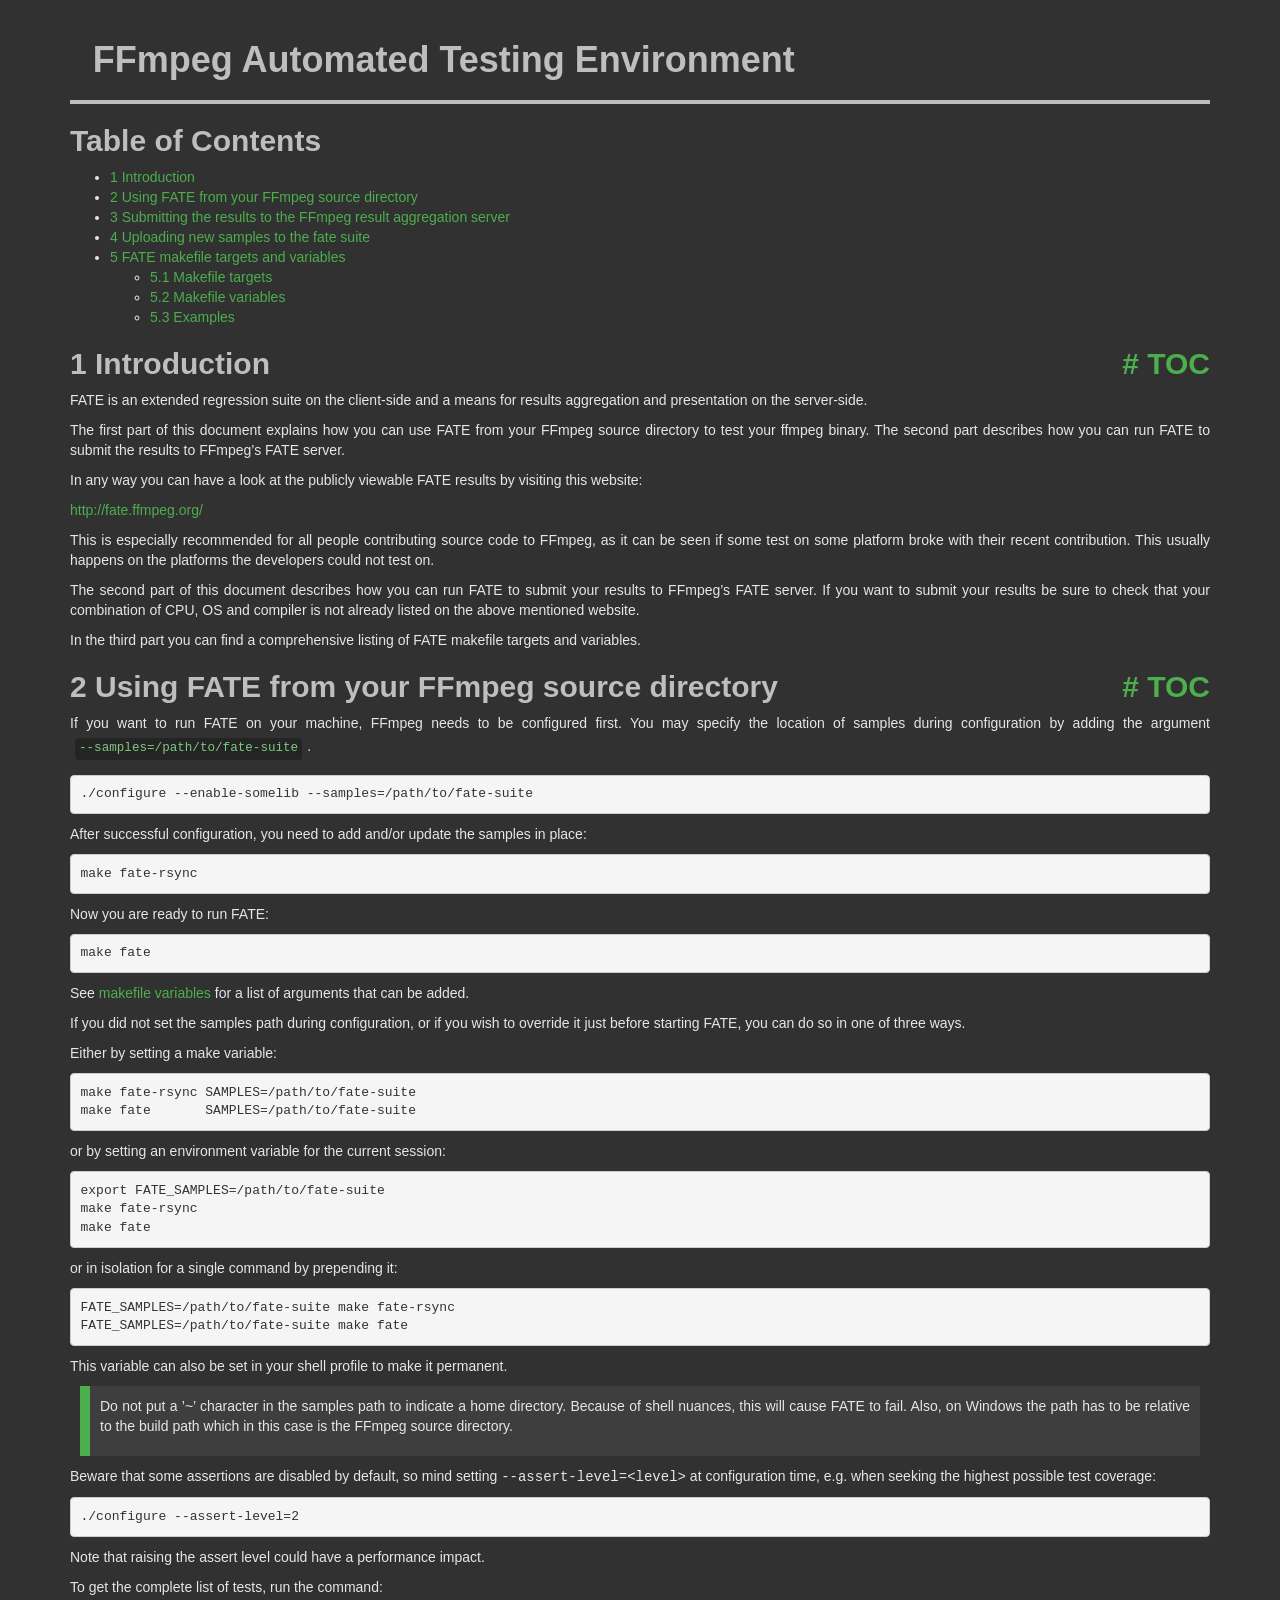
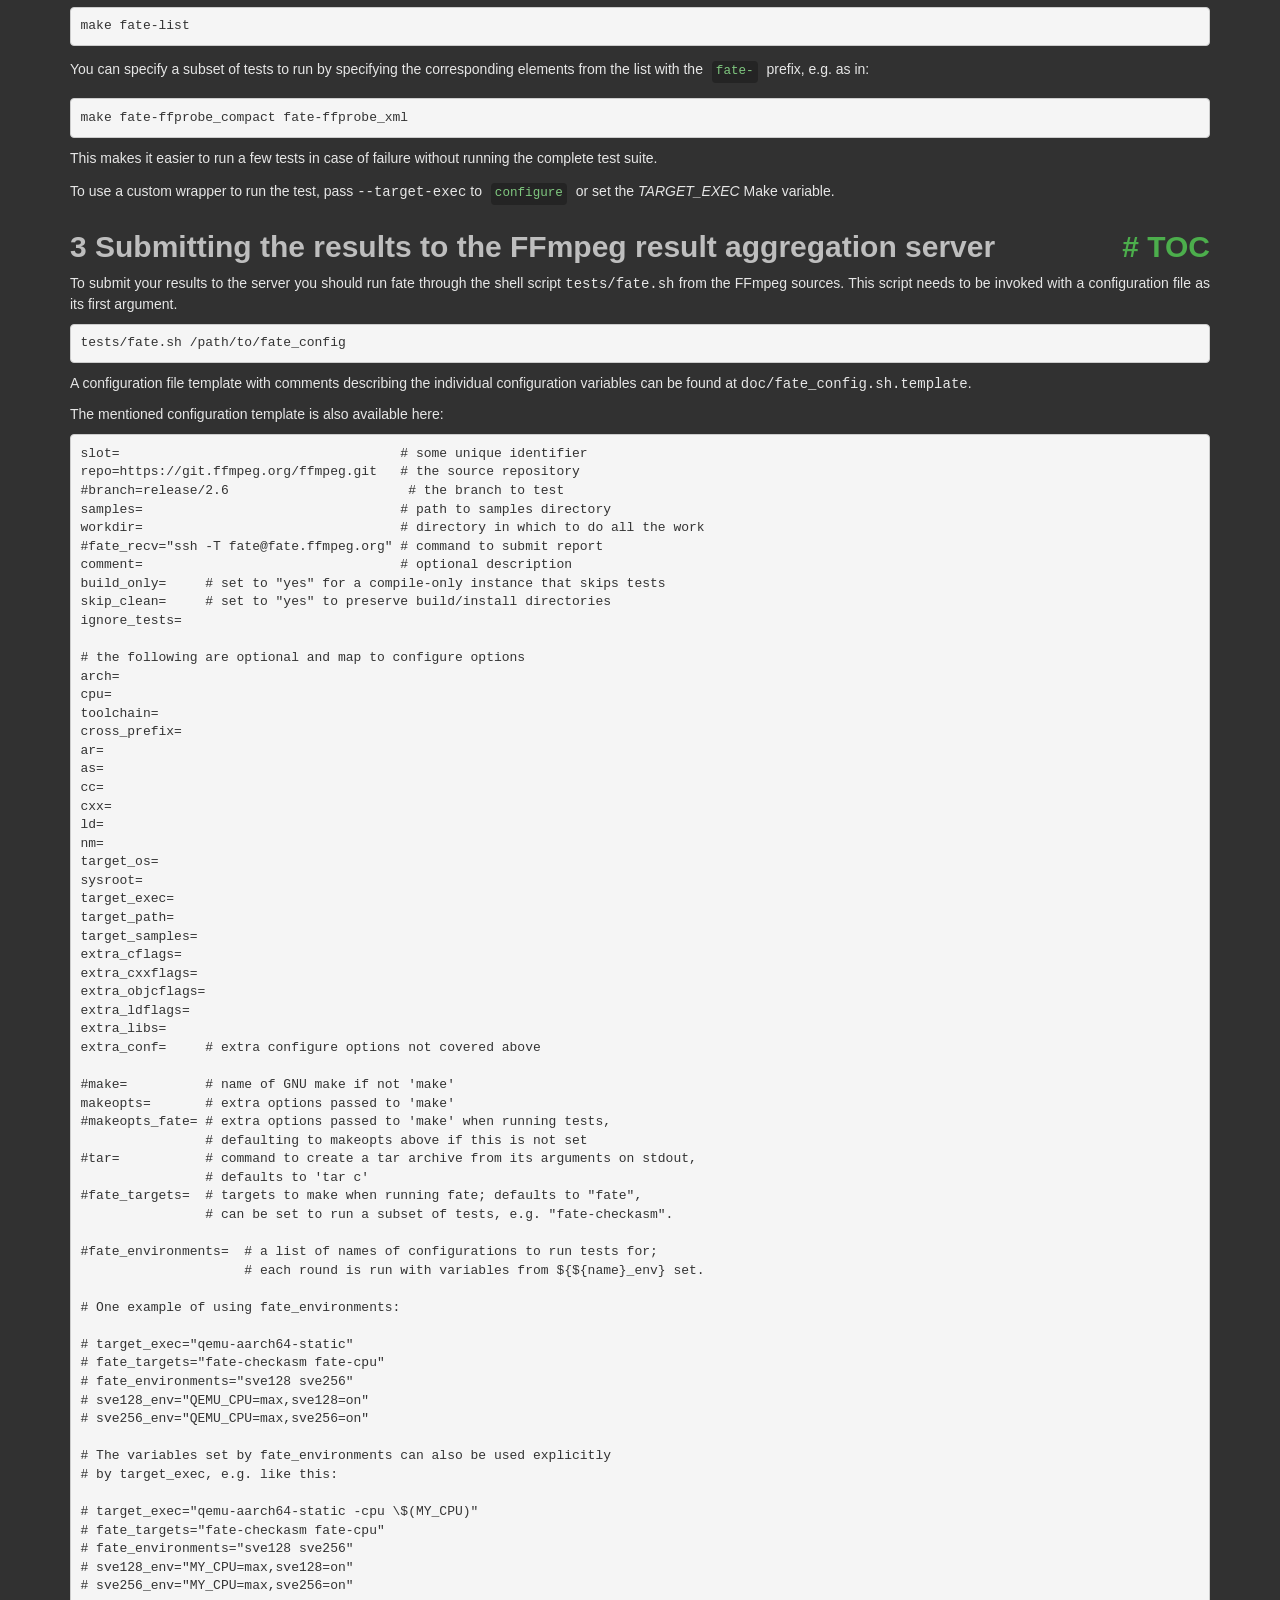
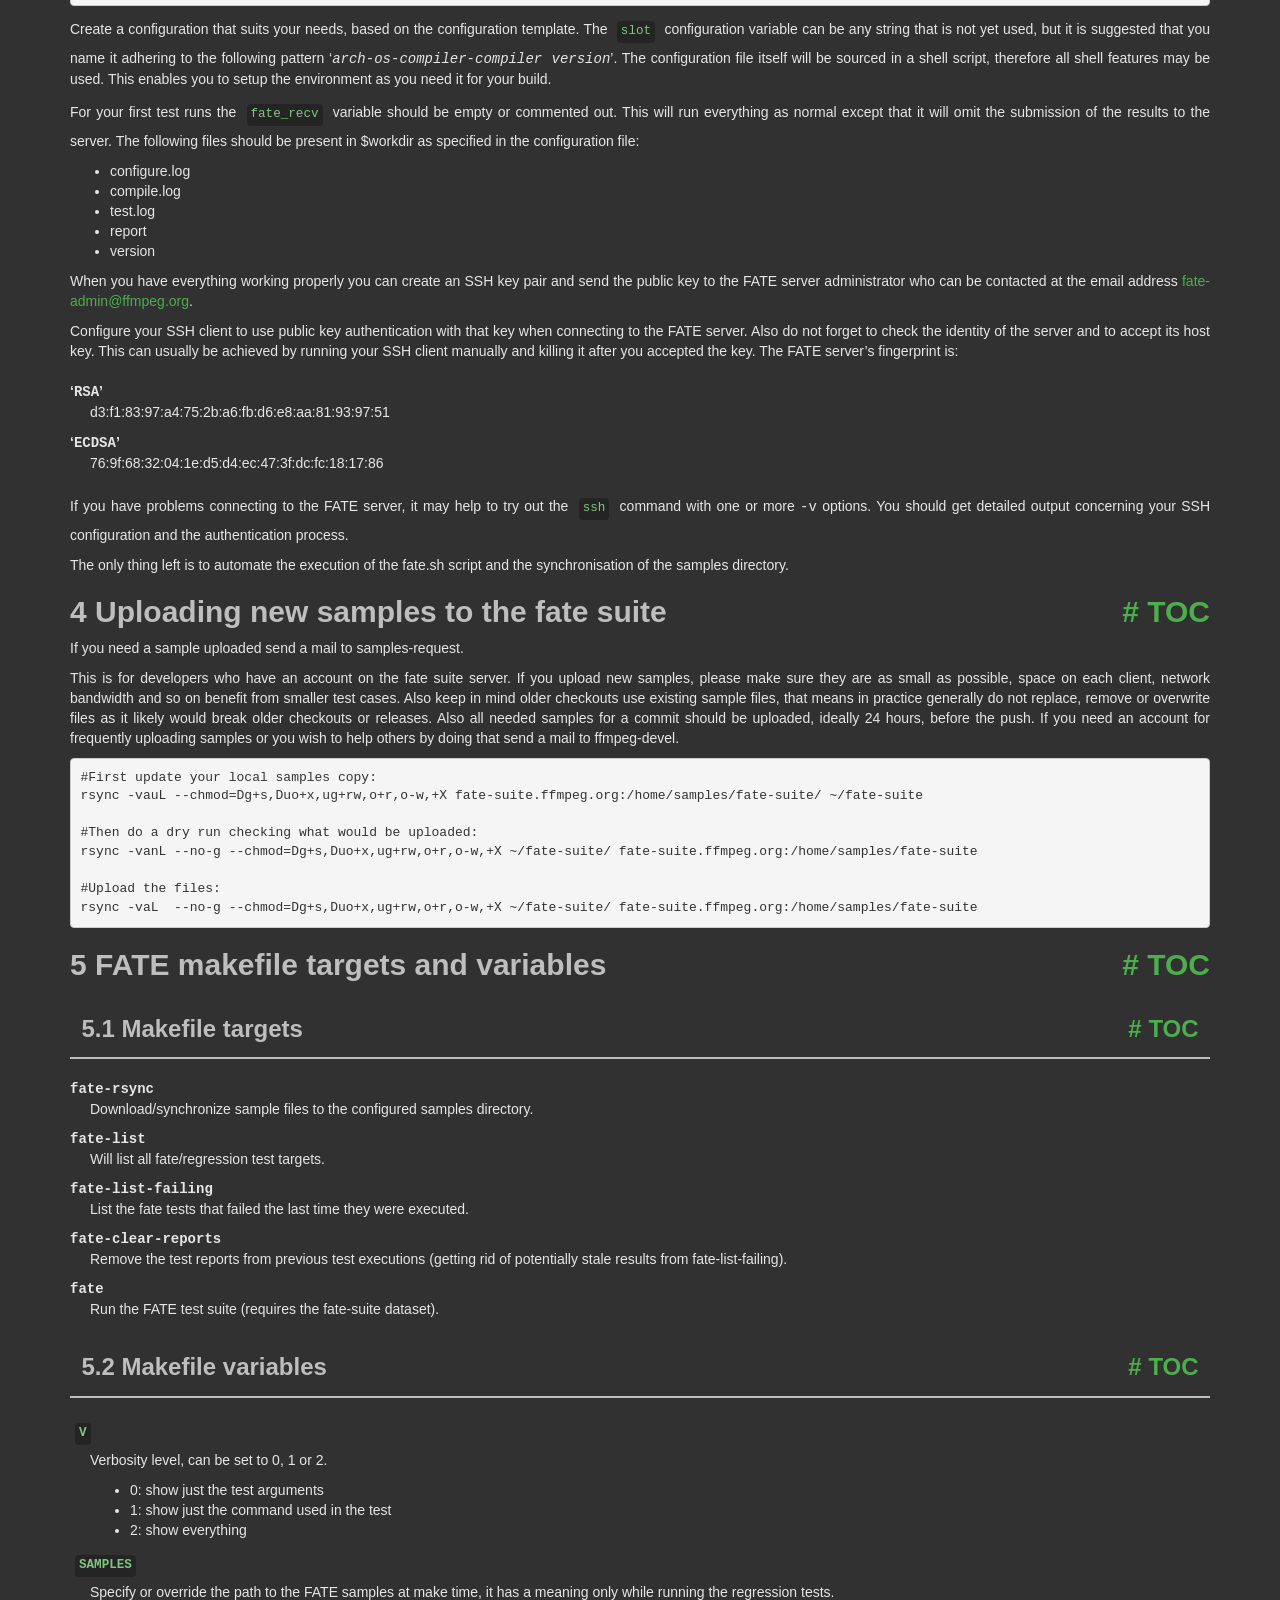
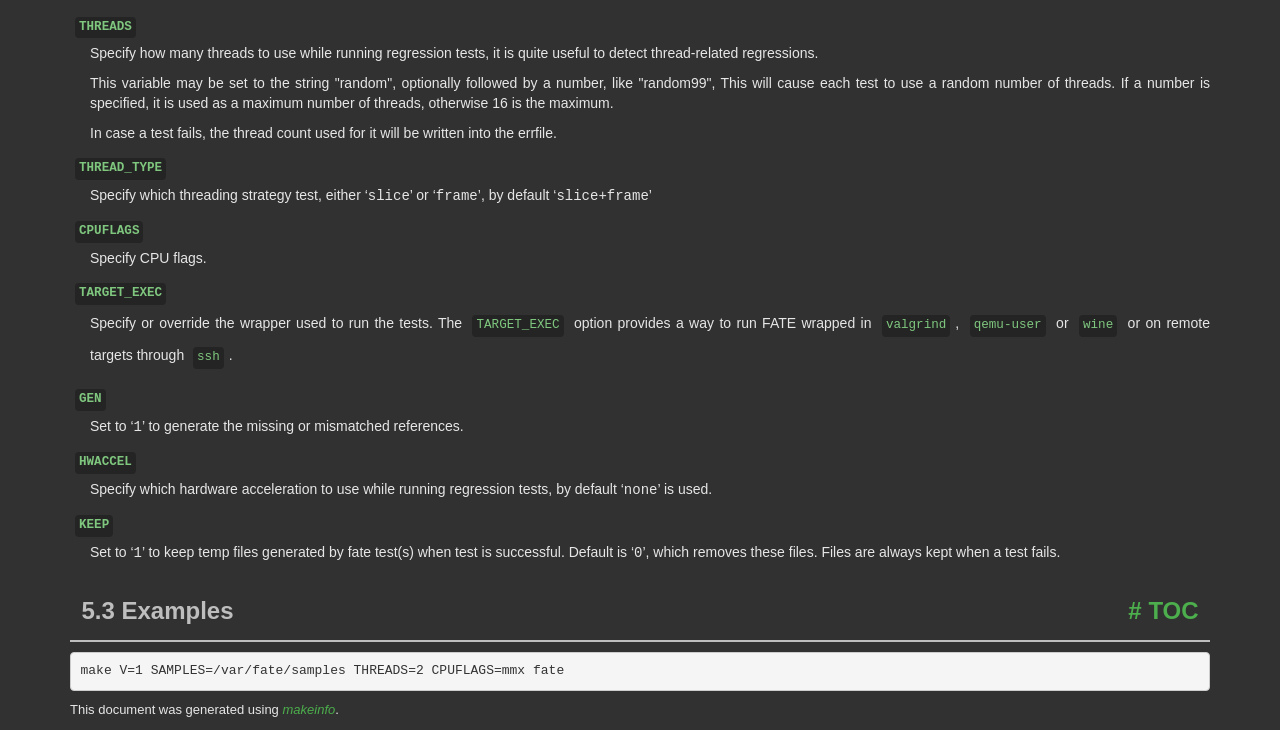
<file: tools/ffmpeg/doc/fate.html>
<!DOCTYPE html PUBLIC "-//W3C//DTD HTML 4.01 Transitional//EN" "http://www.w3.org/TR/html4/loose.dtd">
<html>
<!-- Created by , GNU Texinfo 7.1.1 -->
  <head>
    <meta charset="utf-8">
    <title>
      FFmpeg Automated Testing Environment
    </title>
    <meta name="viewport" content="width=device-width,initial-scale=1.0">
    <link rel="stylesheet" type="text/css" href="bootstrap.min.css">
    <link rel="stylesheet" type="text/css" href="style.min.css">
  </head>
  <body>
    <div class="container">
      <h1>
      FFmpeg Automated Testing Environment
      </h1>


<a name="Top"></a>
<a name="SEC_Top"></a>

<div class="element-contents" id="SEC_Contents">
<h2 class="contents-heading">Table of Contents</h2>

<div class="contents">

<ul class="toc-numbered-mark">
  <li><a id="toc-Introduction" href="#Introduction">1 Introduction</a></li>
  <li><a id="toc-Using-FATE-from-your-FFmpeg-source-directory" href="#Using-FATE-from-your-FFmpeg-source-directory">2 Using FATE from your FFmpeg source directory</a></li>
  <li><a id="toc-Submitting-the-results-to-the-FFmpeg-result-aggregation-server" href="#Submitting-the-results-to-the-FFmpeg-result-aggregation-server">3 Submitting the results to the FFmpeg result aggregation server</a></li>
  <li><a id="toc-Uploading-new-samples-to-the-fate-suite" href="#Uploading-new-samples-to-the-fate-suite">4 Uploading new samples to the fate suite</a></li>
  <li><a id="toc-FATE-makefile-targets-and-variables" href="#FATE-makefile-targets-and-variables">5 FATE makefile targets and variables</a>
  <ul class="toc-numbered-mark">
    <li><a id="toc-Makefile-targets" href="#Makefile-targets">5.1 Makefile targets</a></li>
    <li><a id="toc-Makefile-variables" href="#Makefile-variables">5.2 Makefile variables</a></li>
    <li><a id="toc-Examples" href="#Examples">5.3 Examples</a></li>
  </ul></li>
</ul>
</div>
</div>

<a name="Introduction"></a>
<h2 class="chapter">1 Introduction<span class="pull-right"><a class="anchor hidden-xs" href="#Introduction" aria-hidden="true">#</a> <a class="anchor hidden-xs"href="#toc-Introduction" aria-hidden="true">TOC</a></span></h2>

<p>FATE is an extended regression suite on the client-side and a means
for results aggregation and presentation on the server-side.
</p>
<p>The first part of this document explains how you can use FATE from
your FFmpeg source directory to test your ffmpeg binary. The second
part describes how you can run FATE to submit the results to FFmpeg&rsquo;s
FATE server.
</p>
<p>In any way you can have a look at the publicly viewable FATE results
by visiting this website:
</p>
<p><a class="url" href="http://fate.ffmpeg.org/">http://fate.ffmpeg.org/</a>
</p>
<p>This is especially recommended for all people contributing source
code to FFmpeg, as it can be seen if some test on some platform broke
with their recent contribution. This usually happens on the platforms
the developers could not test on.
</p>
<p>The second part of this document describes how you can run FATE to
submit your results to FFmpeg&rsquo;s FATE server. If you want to submit your
results be sure to check that your combination of CPU, OS and compiler
is not already listed on the above mentioned website.
</p>
<p>In the third part you can find a comprehensive listing of FATE makefile
targets and variables.
</p>

<a name="Using-FATE-from-your-FFmpeg-source-directory"></a>
<h2 class="chapter">2 Using FATE from your FFmpeg source directory<span class="pull-right"><a class="anchor hidden-xs" href="#Using-FATE-from-your-FFmpeg-source-directory" aria-hidden="true">#</a> <a class="anchor hidden-xs"href="#toc-Using-FATE-from-your-FFmpeg-source-directory" aria-hidden="true">TOC</a></span></h2>

<p>If you want to run FATE on your machine, FFmpeg needs to be configured first.
You may specify the location of samples during configuration by adding the
argument <code class="code">--samples=/path/to/fate-suite</code>.
</p>
<div class="example">
<pre class="example-preformatted">./configure --enable-somelib --samples=/path/to/fate-suite
</pre></div>

<p>After successful configuration, you need to add and/or update the samples in place:
</p>
<div class="example">
<pre class="example-preformatted">make fate-rsync
</pre></div>

<p>Now you are ready to run FATE:
</p>
<div class="example">
<pre class="example-preformatted">make fate
</pre></div>

<p>See <a class="ref" href="#makefile-variables">makefile variables</a> for a list of arguments that can be added.
</p>
<p>If you did not set the samples path during configuration, or if you wish to
override it just before starting FATE, you can do so in one of three ways.
</p>
<p>Either by setting a make variable:
</p>
<div class="example">
<pre class="example-preformatted">make fate-rsync SAMPLES=/path/to/fate-suite
make fate       SAMPLES=/path/to/fate-suite
</pre></div>

<p>or by setting an environment variable for the current session:
</p>
<div class="example">
<pre class="example-preformatted">export FATE_SAMPLES=/path/to/fate-suite
make fate-rsync
make fate
</pre></div>

<p>or in isolation for a single command by prepending it:
</p>
<div class="example">
<pre class="example-preformatted">FATE_SAMPLES=/path/to/fate-suite make fate-rsync
FATE_SAMPLES=/path/to/fate-suite make fate
</pre></div>

<p>This variable can also be set in your shell profile to make it permanent.
</p>
<div class="info">
<p>Do not put a &rsquo;~&rsquo; character in the samples path to indicate a home
directory. Because of shell nuances, this will cause FATE to fail.
Also, on Windows the path has to be relative to the build path
which in this case is the FFmpeg source directory.
</p></div>
<p>Beware that some assertions are disabled by default, so mind setting
<samp class="option">--assert-level=&lt;level&gt;</samp> at configuration time, e.g. when seeking
the highest possible test coverage:
</p><div class="example">
<pre class="example-preformatted">./configure --assert-level=2
</pre></div>
<p>Note that raising the assert level could have a performance impact.
</p>
<p>To get the complete list of tests, run the command:
</p><div class="example">
<pre class="example-preformatted">make fate-list
</pre></div>

<p>You can specify a subset of tests to run by specifying the
corresponding elements from the list with the <code class="code">fate-</code> prefix,
e.g. as in:
</p><div class="example">
<pre class="example-preformatted">make fate-ffprobe_compact fate-ffprobe_xml
</pre></div>

<p>This makes it easier to run a few tests in case of failure without
running the complete test suite.
</p>
<p>To use a custom wrapper to run the test, pass <samp class="option">--target-exec</samp> to
<code class="command">configure</code> or set the <var class="var">TARGET_EXEC</var> Make variable.
</p>

<a name="Submitting-the-results-to-the-FFmpeg-result-aggregation-server"></a>
<h2 class="chapter">3 Submitting the results to the FFmpeg result aggregation server<span class="pull-right"><a class="anchor hidden-xs" href="#Submitting-the-results-to-the-FFmpeg-result-aggregation-server" aria-hidden="true">#</a> <a class="anchor hidden-xs"href="#toc-Submitting-the-results-to-the-FFmpeg-result-aggregation-server" aria-hidden="true">TOC</a></span></h2>

<p>To submit your results to the server you should run fate through the
shell script <samp class="file">tests/fate.sh</samp> from the FFmpeg sources. This script needs
to be invoked with a configuration file as its first argument.
</p>
<div class="example">
<pre class="example-preformatted">tests/fate.sh /path/to/fate_config
</pre></div>

<p>A configuration file template with comments describing the individual
configuration variables can be found at <samp class="file">doc/fate_config.sh.template</samp>.
</p>
<p>The mentioned configuration template is also available here:
</p><pre class="verbatim">slot=                                    # some unique identifier
repo=https://git.ffmpeg.org/ffmpeg.git   # the source repository
#branch=release/2.6                       # the branch to test
samples=                                 # path to samples directory
workdir=                                 # directory in which to do all the work
#fate_recv=&quot;ssh -T fate@fate.ffmpeg.org&quot; # command to submit report
comment=                                 # optional description
build_only=     # set to &quot;yes&quot; for a compile-only instance that skips tests
skip_clean=     # set to &quot;yes&quot; to preserve build/install directories
ignore_tests=

# the following are optional and map to configure options
arch=
cpu=
toolchain=
cross_prefix=
ar=
as=
cc=
cxx=
ld=
nm=
target_os=
sysroot=
target_exec=
target_path=
target_samples=
extra_cflags=
extra_cxxflags=
extra_objcflags=
extra_ldflags=
extra_libs=
extra_conf=     # extra configure options not covered above

#make=          # name of GNU make if not 'make'
makeopts=       # extra options passed to 'make'
#makeopts_fate= # extra options passed to 'make' when running tests,
                # defaulting to makeopts above if this is not set
#tar=           # command to create a tar archive from its arguments on stdout,
                # defaults to 'tar c'
#fate_targets=  # targets to make when running fate; defaults to &quot;fate&quot;,
                # can be set to run a subset of tests, e.g. &quot;fate-checkasm&quot;.

#fate_environments=  # a list of names of configurations to run tests for;
                     # each round is run with variables from ${${name}_env} set.

# One example of using fate_environments:

# target_exec=&quot;qemu-aarch64-static&quot;
# fate_targets=&quot;fate-checkasm fate-cpu&quot;
# fate_environments=&quot;sve128 sve256&quot;
# sve128_env=&quot;QEMU_CPU=max,sve128=on&quot;
# sve256_env=&quot;QEMU_CPU=max,sve256=on&quot;

# The variables set by fate_environments can also be used explicitly
# by target_exec, e.g. like this:

# target_exec=&quot;qemu-aarch64-static -cpu \$(MY_CPU)&quot;
# fate_targets=&quot;fate-checkasm fate-cpu&quot;
# fate_environments=&quot;sve128 sve256&quot;
# sve128_env=&quot;MY_CPU=max,sve128=on&quot;
# sve256_env=&quot;MY_CPU=max,sve256=on&quot;
</pre>
<p>Create a configuration that suits your needs, based on the configuration
template. The <code class="env">slot</code> configuration variable can be any string that is not
yet used, but it is suggested that you name it adhering to the following
pattern &lsquo;<samp class="samp"><var class="var">arch</var>-<var class="var">os</var>-<var class="var">compiler</var>-<var class="var">compiler version</var></samp>&rsquo;. The
configuration file itself will be sourced in a shell script, therefore all
shell features may be used. This enables you to setup the environment as you
need it for your build.
</p>
<p>For your first test runs the <code class="env">fate_recv</code> variable should be empty or
commented out. This will run everything as normal except that it will omit
the submission of the results to the server. The following files should be
present in $workdir as specified in the configuration file:
</p>
<ul class="itemize mark-bullet">
<li>configure.log
    </li><li>compile.log
    </li><li>test.log
    </li><li>report
    </li><li>version
</li></ul>

<p>When you have everything working properly you can create an SSH key pair
and send the public key to the FATE server administrator who can be contacted
at the email address <a class="email" href="mailto:fate-admin@ffmpeg.org">fate-admin@ffmpeg.org</a>.
</p>
<p>Configure your SSH client to use public key authentication with that key
when connecting to the FATE server. Also do not forget to check the identity
of the server and to accept its host key. This can usually be achieved by
running your SSH client manually and killing it after you accepted the key.
The FATE server&rsquo;s fingerprint is:
</p>
<dl class="table">
<dt>&lsquo;<samp class="samp">RSA</samp>&rsquo;</dt>
<dd><p>d3:f1:83:97:a4:75:2b:a6:fb:d6:e8:aa:81:93:97:51
</p></dd>
<dt>&lsquo;<samp class="samp">ECDSA</samp>&rsquo;</dt>
<dd><p>76:9f:68:32:04:1e:d5:d4:ec:47:3f:dc:fc:18:17:86
</p></dd>
</dl>

<p>If you have problems connecting to the FATE server, it may help to try out
the <code class="command">ssh</code> command with one or more <samp class="option">-v</samp> options. You should
get detailed output concerning your SSH configuration and the authentication
process.
</p>
<p>The only thing left is to automate the execution of the fate.sh script and
the synchronisation of the samples directory.
</p>
<a name="Uploading-new-samples-to-the-fate-suite"></a>
<h2 class="chapter">4 Uploading new samples to the fate suite<span class="pull-right"><a class="anchor hidden-xs" href="#Uploading-new-samples-to-the-fate-suite" aria-hidden="true">#</a> <a class="anchor hidden-xs"href="#toc-Uploading-new-samples-to-the-fate-suite" aria-hidden="true">TOC</a></span></h2>

<p>If you need a sample uploaded send a mail to samples-request.
</p>
<p>This is for developers who have an account on the fate suite server.
If you upload new samples, please make sure they are as small as possible,
space on each client, network bandwidth and so on benefit from smaller test cases.
Also keep in mind older checkouts use existing sample files, that means in
practice generally do not replace, remove or overwrite files as it likely would
break older checkouts or releases.
Also all needed samples for a commit should be uploaded, ideally 24
hours, before the push.
If you need an account for frequently uploading samples or you wish to help
others by doing that send a mail to ffmpeg-devel.
</p>
<div class="example">
<pre class="example-preformatted">#First update your local samples copy:
rsync -vauL --chmod=Dg+s,Duo+x,ug+rw,o+r,o-w,+X fate-suite.ffmpeg.org:/home/samples/fate-suite/ ~/fate-suite

#Then do a dry run checking what would be uploaded:
rsync -vanL --no-g --chmod=Dg+s,Duo+x,ug+rw,o+r,o-w,+X ~/fate-suite/ fate-suite.ffmpeg.org:/home/samples/fate-suite

#Upload the files:
rsync -vaL  --no-g --chmod=Dg+s,Duo+x,ug+rw,o+r,o-w,+X ~/fate-suite/ fate-suite.ffmpeg.org:/home/samples/fate-suite
</pre></div>


<a name="FATE-makefile-targets-and-variables"></a>
<h2 class="chapter">5 FATE makefile targets and variables<span class="pull-right"><a class="anchor hidden-xs" href="#FATE-makefile-targets-and-variables" aria-hidden="true">#</a> <a class="anchor hidden-xs"href="#toc-FATE-makefile-targets-and-variables" aria-hidden="true">TOC</a></span></h2>

<a name="Makefile-targets"></a>
<h3 class="section">5.1 Makefile targets<span class="pull-right"><a class="anchor hidden-xs" href="#Makefile-targets" aria-hidden="true">#</a> <a class="anchor hidden-xs"href="#toc-Makefile-targets" aria-hidden="true">TOC</a></span></h3>

<dl class="table">
<dt><samp class="option">fate-rsync</samp></dt>
<dd><p>Download/synchronize sample files to the configured samples directory.
</p>
</dd>
<dt><samp class="option">fate-list</samp></dt>
<dd><p>Will list all fate/regression test targets.
</p>
</dd>
<dt><samp class="option">fate-list-failing</samp></dt>
<dd><p>List the fate tests that failed the last time they were executed.
</p>
</dd>
<dt><samp class="option">fate-clear-reports</samp></dt>
<dd><p>Remove the test reports from previous test executions (getting rid of
potentially stale results from fate-list-failing).
</p>
</dd>
<dt><samp class="option">fate</samp></dt>
<dd><p>Run the FATE test suite (requires the fate-suite dataset).
</p></dd>
</dl>

<a name="Makefile-variables"></a>
<h3 class="section">5.2 Makefile variables<span class="pull-right"><a class="anchor hidden-xs" href="#Makefile-variables" aria-hidden="true">#</a> <a class="anchor hidden-xs"href="#toc-Makefile-variables" aria-hidden="true">TOC</a></span></h3>
<a class="anchor" id="makefile-variables"></a>
<dl class="table">
<dt><code class="env">V</code></dt>
<dd><p>Verbosity level, can be set to 0, 1 or 2.
    </p><ul class="itemize mark-bullet">
<li>0: show just the test arguments
        </li><li>1: show just the command used in the test
        </li><li>2: show everything
    </li></ul>

</dd>
<dt><code class="env">SAMPLES</code></dt>
<dd><p>Specify or override the path to the FATE samples at make time, it has a
meaning only while running the regression tests.
</p>
</dd>
<dt><code class="env">THREADS</code></dt>
<dd><p>Specify how many threads to use while running regression tests, it is
quite useful to detect thread-related regressions.
</p>
<p>This variable may be set to the string &quot;random&quot;, optionally followed by a
number, like &quot;random99&quot;, This will cause each test to use a random number of
threads. If a number is specified, it is used as a maximum number of threads,
otherwise 16 is the maximum.
</p>
<p>In case a test fails, the thread count used for it will be written into the
errfile.
</p>
</dd>
<dt><code class="env">THREAD_TYPE</code></dt>
<dd><p>Specify which threading strategy test, either &lsquo;<samp class="samp">slice</samp>&rsquo; or &lsquo;<samp class="samp">frame</samp>&rsquo;,
by default &lsquo;<samp class="samp">slice+frame</samp>&rsquo;
</p>
</dd>
<dt><code class="env">CPUFLAGS</code></dt>
<dd><p>Specify CPU flags.
</p>
</dd>
<dt><code class="env">TARGET_EXEC</code></dt>
<dd><p>Specify or override the wrapper used to run the tests.
The <code class="env">TARGET_EXEC</code> option provides a way to run FATE wrapped in
<code class="command">valgrind</code>, <code class="command">qemu-user</code> or <code class="command">wine</code> or on remote targets
through <code class="command">ssh</code>.
</p>
</dd>
<dt><code class="env">GEN</code></dt>
<dd><p>Set to &lsquo;<samp class="samp">1</samp>&rsquo; to generate the missing or mismatched references.
</p>
</dd>
<dt><code class="env">HWACCEL</code></dt>
<dd><p>Specify which hardware acceleration to use while running regression tests,
by default &lsquo;<samp class="samp">none</samp>&rsquo; is used.
</p>
</dd>
<dt><code class="env">KEEP</code></dt>
<dd><p>Set to &lsquo;<samp class="samp">1</samp>&rsquo; to keep temp files generated by fate test(s) when test is successful.
Default is &lsquo;<samp class="samp">0</samp>&rsquo;, which removes these files. Files are always kept when a test
fails.
</p>
</dd>
</dl>

<a name="Examples"></a>
<h3 class="section">5.3 Examples<span class="pull-right"><a class="anchor hidden-xs" href="#Examples" aria-hidden="true">#</a> <a class="anchor hidden-xs"href="#toc-Examples" aria-hidden="true">TOC</a></span></h3>

<div class="example">
<pre class="example-preformatted">make V=1 SAMPLES=/var/fate/samples THREADS=2 CPUFLAGS=mmx fate
</pre></div>
      <p style="font-size: small;">
        This document was generated using <a class="uref" href="https://www.gnu.org/software/texinfo/"><em class="emph">makeinfo</em></a>.
      </p>
    </div>
  </body>
</html>
</file>
<file: tools/ffmpeg/doc/style.min.css>
/*!
The MIT License (MIT)

Copyright (c) 2014 Barbara Lepage <db0company@gmail.com>

Permission is hereby granted, free of charge, to any person obtaining a copy
of this software and associated documentation files (the "Software"), to deal
in the Software without restriction, including without limitation the rights
to use, copy, modify, merge, publish, distribute, sublicense, and/or sell
copies of the Software, and to permit persons to whom the Software is
furnished to do so, subject to the following conditions:

The above copyright notice and this permission notice shall be included in all
copies or substantial portions of the Software.

THE SOFTWARE IS PROVIDED "AS IS", WITHOUT WARRANTY OF ANY KIND, EXPRESS OR
IMPLIED, INCLUDING BUT NOT LIMITED TO THE WARRANTIES OF MERCHANTABILITY,
FITNESS FOR A PARTICULAR PURPOSE AND NONINFRINGEMENT. IN NO EVENT SHALL THE
AUTHORS OR COPYRIGHT HOLDERS BE LIABLE FOR ANY CLAIM, DAMAGES OR OTHER
LIABILITY, WHETHER IN AN ACTION OF CONTRACT, TORT OR OTHERWISE, ARISING FROM,
OUT OF OR IN CONNECTION WITH THE SOFTWARE OR THE USE OR OTHER DEALINGS IN THE
SOFTWARE.
 */body{background-color:#313131;color:#e6e6e6;text-align:justify}body, h1, h2, h3, h4, h5, h6{font-family:"Lucida Grande","Lucida Sans Unicode","Lucida Sans","Helvetica Neue",Helvetica,Verdana,Tahoma,sans-serif}a{color:#4cae4c}a strong{color:#e6e6e6}a:hover{color:#7fc77f}a:hover strong{color:#4cae4c}main{width:100% ! important;min-height:600px;margin:auto}h1, h2, h3, h4{font-weight:bold;text-align:left}h1, h2, h3{color:#bebebe}h1 strong, h2 strong, h3 strong{color:#e6e6e6}h4, h5, h6{color:#3c8b3c}h1{border-bottom:4px #bebebe solid;padding:20px 2%}h3{border-bottom:2px #bebebe solid;padding:15px 1%}h4{border-bottom:1px solid #e6e6e6;padding:10px 0;margin:20px 0;color:#e6e6e6}.list-group .list-group-item{background-color:#3e3e3e;border-color:black}.list-group.list-group-big .list-group-item{padding:25px}.list-group a.list-group-item{color:#7fc77f}.list-group a.list-group-item:hover{background-color:#313131;color:#4cae4c}.well{background-color:#242424;border-color:black;color:#bebebe}.well strong{color:#e6e6e6}.well code{background-color:#313131}.well hr{border-color:#3c8b3c}.well h3{margin:5px 0 15px 0;border:0;padding:0}.well a{color:#4cae4c}.well a.btn{color:white}.well small{display:block;padding:0 10px;font-style:italic}.well.example{padding-top:40px;margin-bottom:130px}.well.example pre{margin:50px;margin-bottom:30px;font-size:1.5em}.well.example .btn{margin-right:50px;margin-bottom:20px}.well.well-with-icon{min-height:136px}.well.well-with-icon .pull-right,.well.well-with-icon .pull-left{background-color:#4cae4c;color:#e6e6e6;padding:10px;border-radius:5px;margin:5px}.well.well-with-icon .pull-right{margin-left:20px}.well.well-with-icon .pull-left{margin-right:20px}a.well{display:block}a.well:hover{text-decoration:none;opacity:0.8}.info, .warning{margin:10px;padding:10px;background-color:#3e3e3e;color:#e6e6e6}.info code, .warning code{background-color:#313131}.info{border-left:10px #4cae4c solid}.warning{border-left:10px #ae4c4c solid}.with-icon{padding:30px}.with-icon .pull-left{padding-right:30px}.with-icon .pull-right{padding-left:30px}dd{margin-left:20px}code{background-color:#242424;color:#7fc77f;display:inline-block;margin:5px}.table{margin:20px 0;border-radius:4px}.table th,.table td,.table tr{border:1px solid #171717}.table tr th{background-color:#3e3e3e;border-bottom:2px solid #e6e6e6}.table tr:nth-child(odd){background-color:#242424}#sidebar-wrapper, .navbar{background-color:#171717;overflow-x:hidden}#sidebar-wrapper .sidebar-brand img,#sidebar-wrapper .navbar-brand img, .navbar .sidebar-brand img, .navbar .navbar-brand img{opacity:0.6;margin-right:8px}#sidebar-wrapper .sidebar-brand:hover,#sidebar-wrapper .navbar-brand:hover, .navbar .sidebar-brand:hover, .navbar .navbar-brand:hover{color:#fff}#sidebar-wrapper .sidebar-brand:hover img,#sidebar-wrapper .navbar-brand:hover img, .navbar .sidebar-brand:hover img, .navbar .navbar-brand:hover img{opacity:1}#sidebar-wrapper .sidebar-nav li ul, .navbar .sidebar-nav li ul{list-style-type:none;padding:0}#sidebar-wrapper .sidebar-nav li ul li, .navbar .sidebar-nav li ul li{line-height:20px}#sidebar-wrapper .sidebar-nav li ul li a, .navbar .sidebar-nav li ul li a{padding-left:20px}.content-header{height:auto;background-color:#242424}.content-header h1{color:#e6e6e6;display:block;margin:0;margin-bottom:20px;line-height:normal;border-bottom:none}#download h4, #index h4{margin-top:180px}#download h4.first, #index h4.first{margin-top:20px}#download h4.first small, #index h4.first small{color:inherit;font-size:1em}#download .btn-download-wrapper, #index .btn-download-wrapper{text-align:center;margin:160px auto}#download .btn-download-wrapper .btn, #index .btn-download-wrapper .btn{font-size:3em;padding:3%;display:inline-block;margin-bottom:5px}#download .btn-download-wrapper small, #index .btn-download-wrapper small{display:block;font-size:0.4em}#download h2.description, #index h2.description{color:#e6e6e6;font-size:2em;font-weight:bold;margin:120px 50px;line-height:2em}#download h2.description .label, #index h2.description .label{font-size:0.5em}#download .btn-download-wrapper{margin:40px auto}#download .os-selector{text-align:center;color:#e6e6e6;margin:30px 0}#download .os-selector a.btn-build{color:#e6e6e6;display:block;padding:20px;border-radius:2px}#download .os-selector .btn-build[href="#build-linux"]{background-color:#e43}#download .os-selector .btn-build[href="#build-linux"]:hover{color:#e43;background-color:#e6e6e6}#download .os-selector .btn-build[href="#build-windows"]{background-color:#06a}#download .os-selector .btn-build[href="#build-windows"]:hover{color:#06a;background-color:#e6e6e6}#download .os-selector .btn-build[href="#build-mac"]{background-color:darkgrey}#download .os-selector .btn-build[href="#build-mac"]:hover{color:darkgrey;background-color:#e6e6e6}#download .os-selector .tab-content{margin-top:20px}#download .os-selector #build-linux h3{color:#e43}#download .os-selector #build-windows h3{color:#06a}#download .os-selector #build-mac h3{color:darkgrey}footer{background-color:#242424;border-top:1px #101010 solid;padding:20px 0%}footer a{display:block}footer img[alt="FFmpeg"]{width:50%;display:block;margin:auto}.example.user-good pre{color:#bfbfbf;border:1px solid #357735;border-left:10px solid #357735;background-color:#242424}.example.user-bad pre{color:#bfbfbf;border:1px solid #ae4c4c;border-left:10px solid #ae4c4c;background-color:#242424}
</file>
